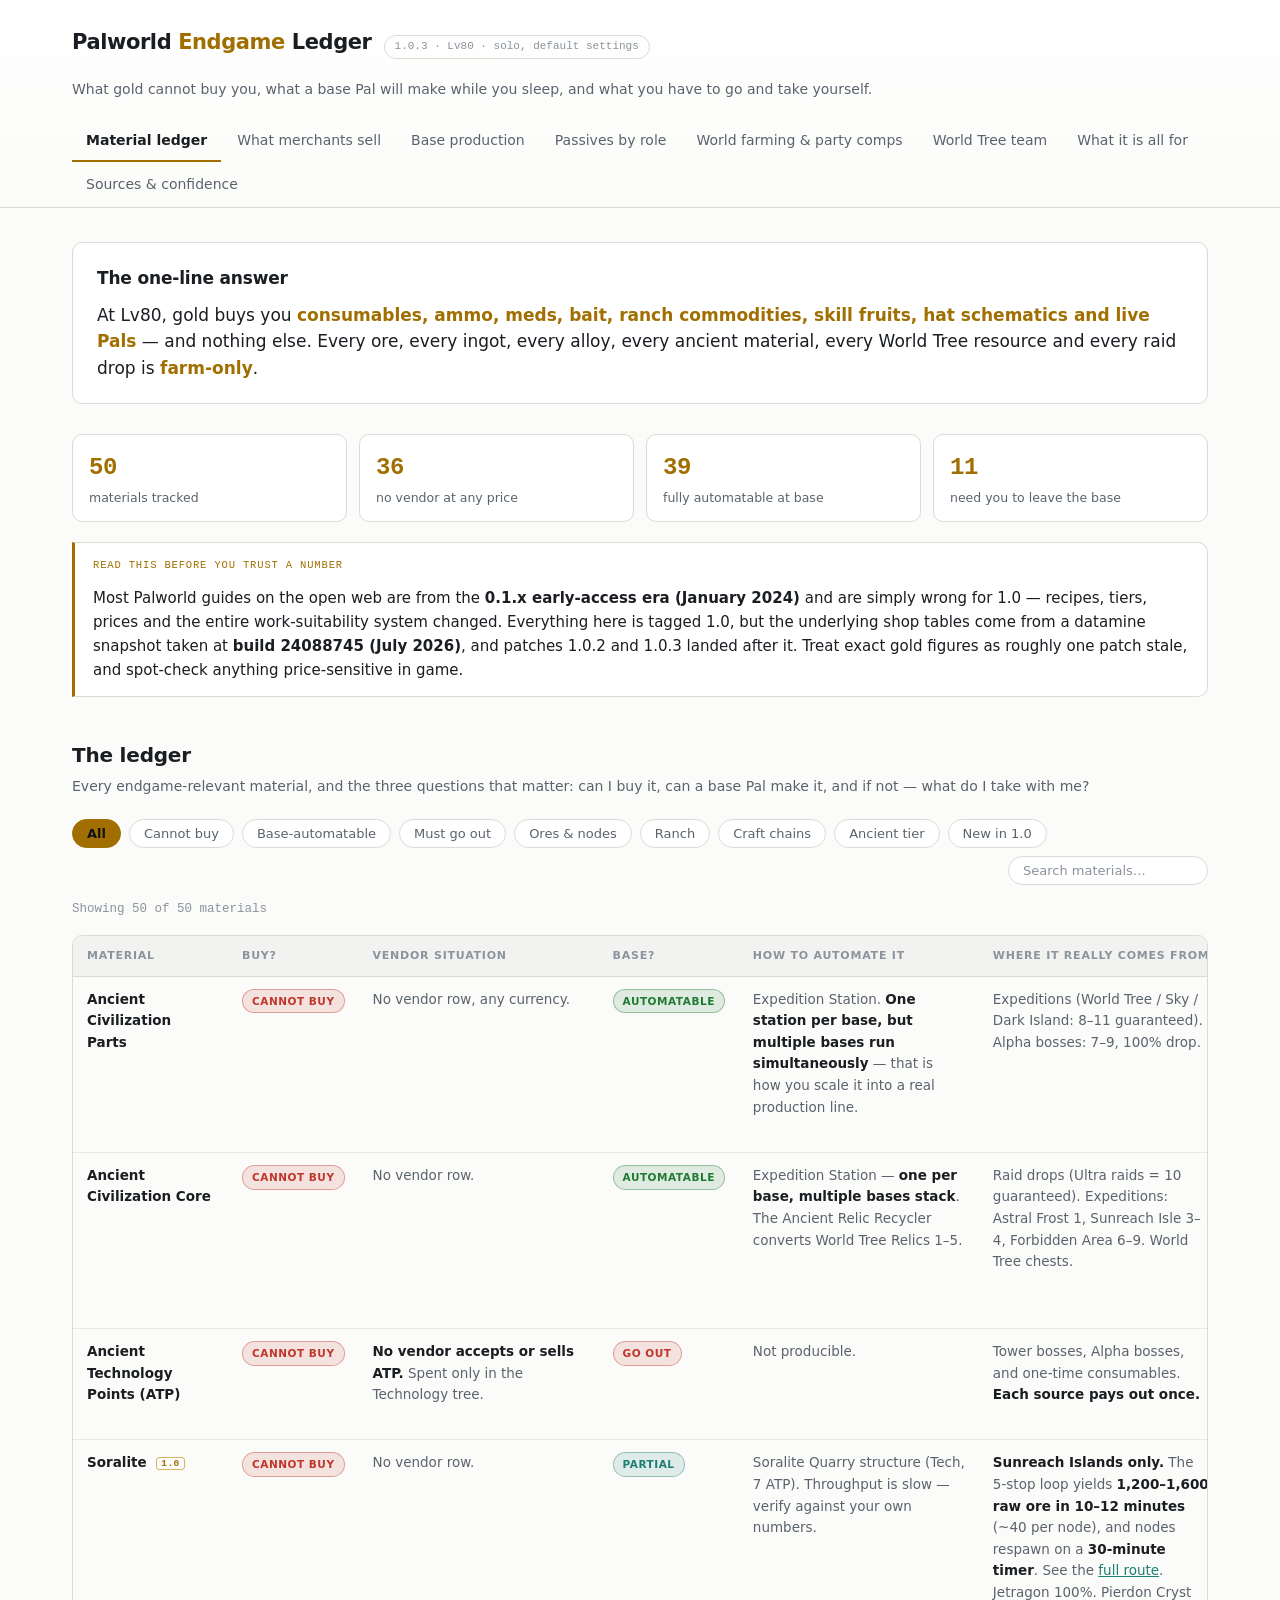
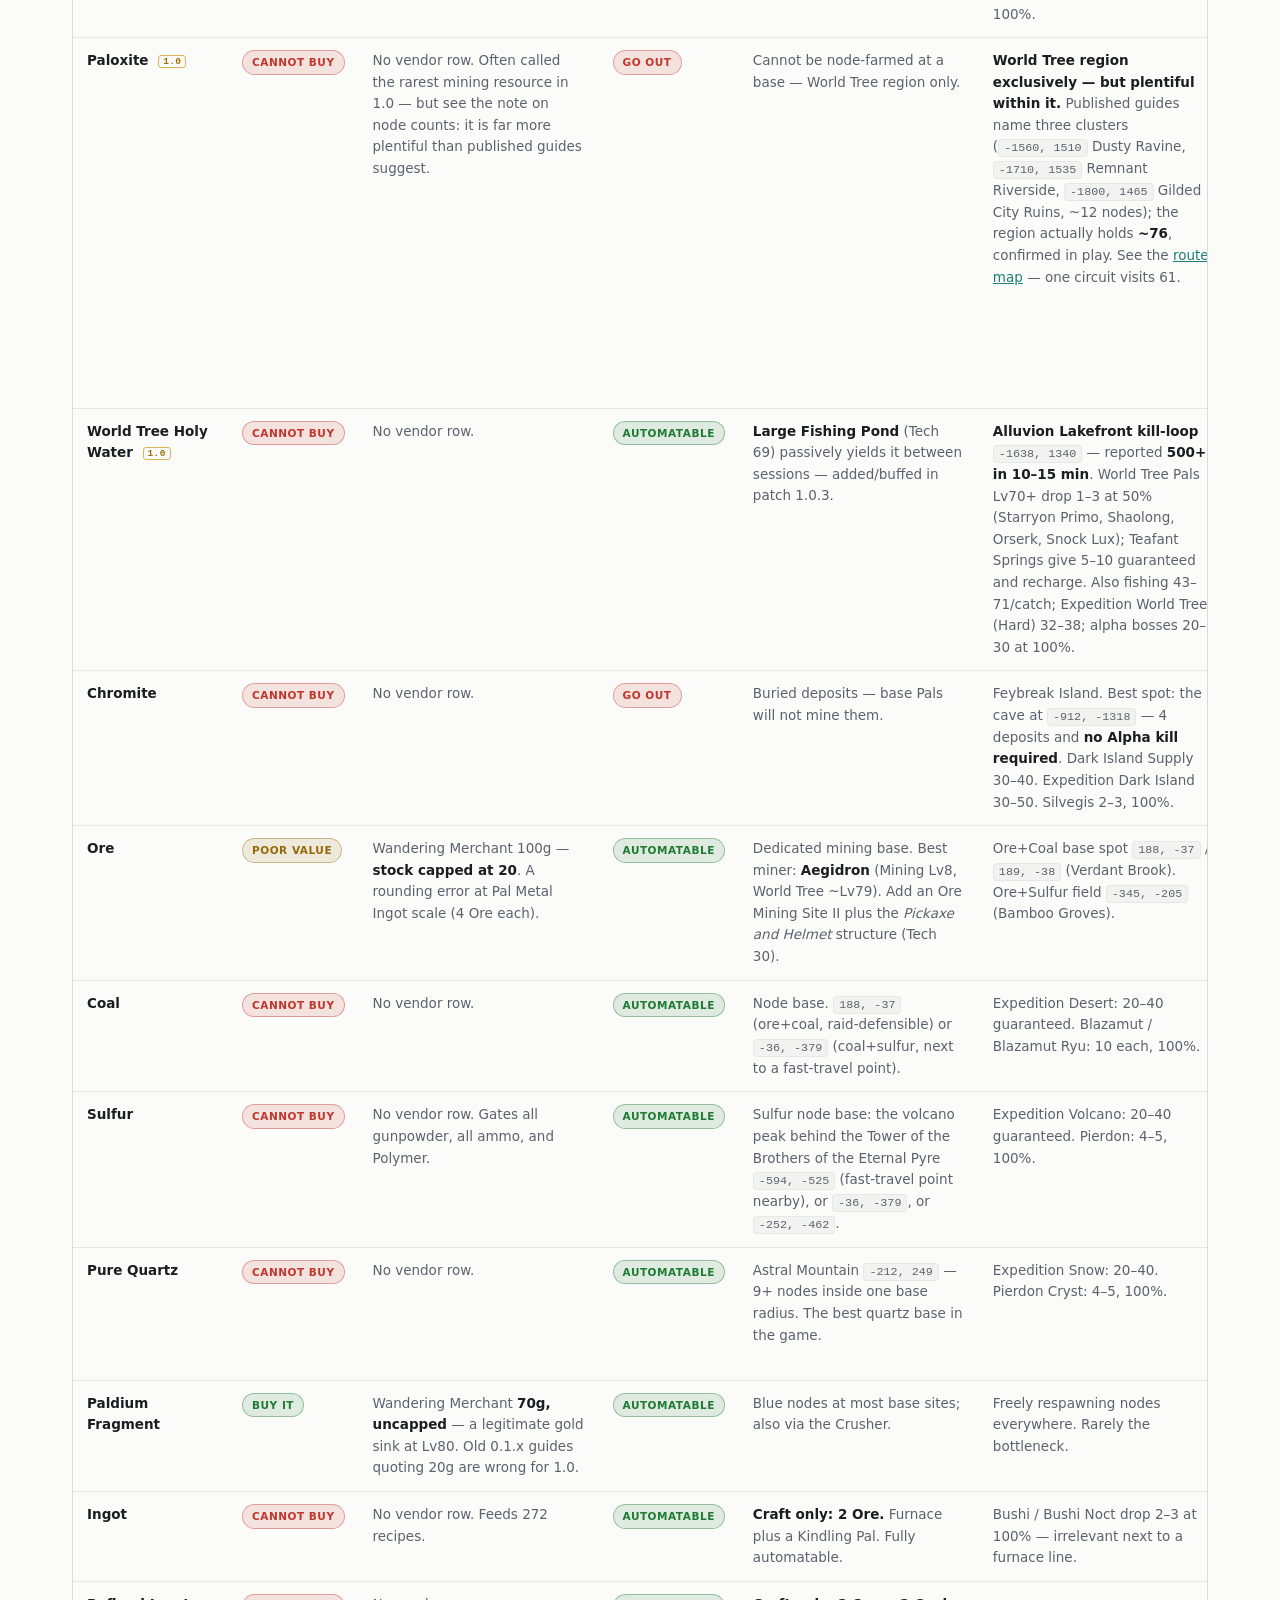
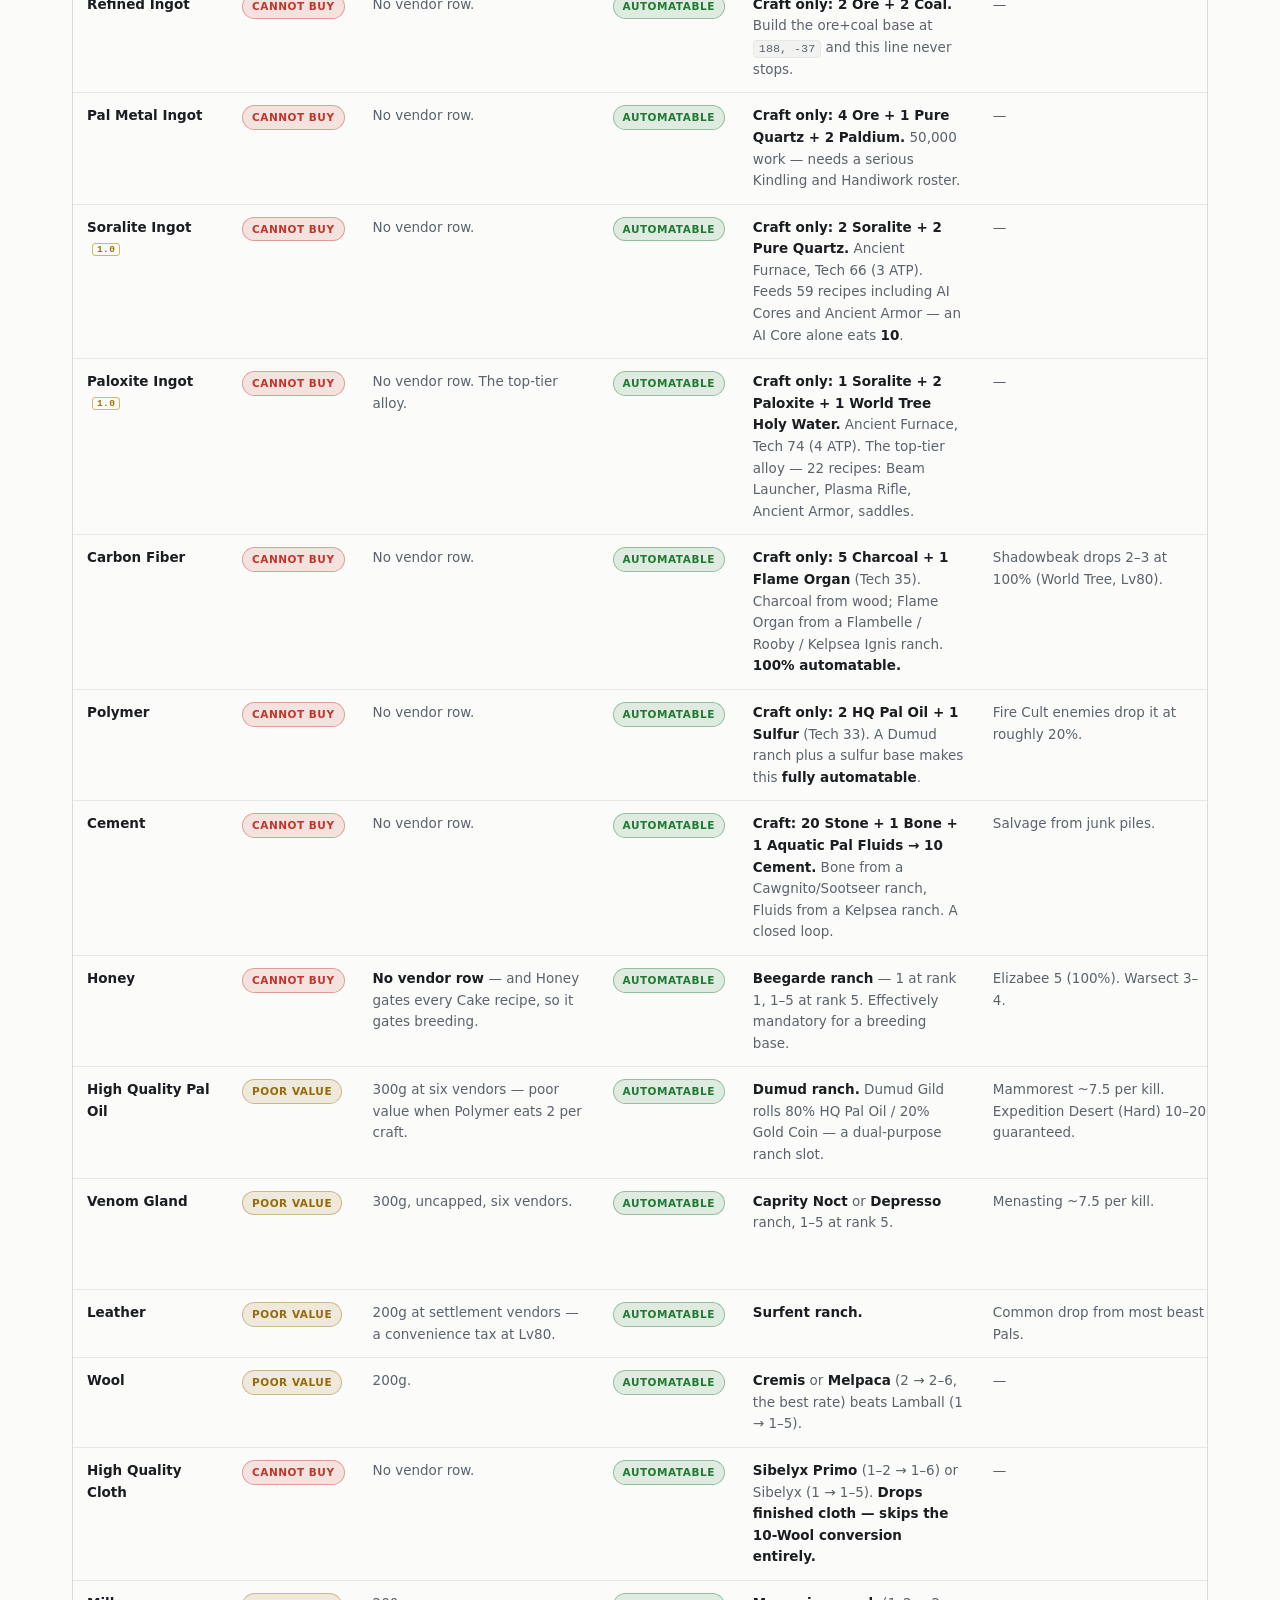
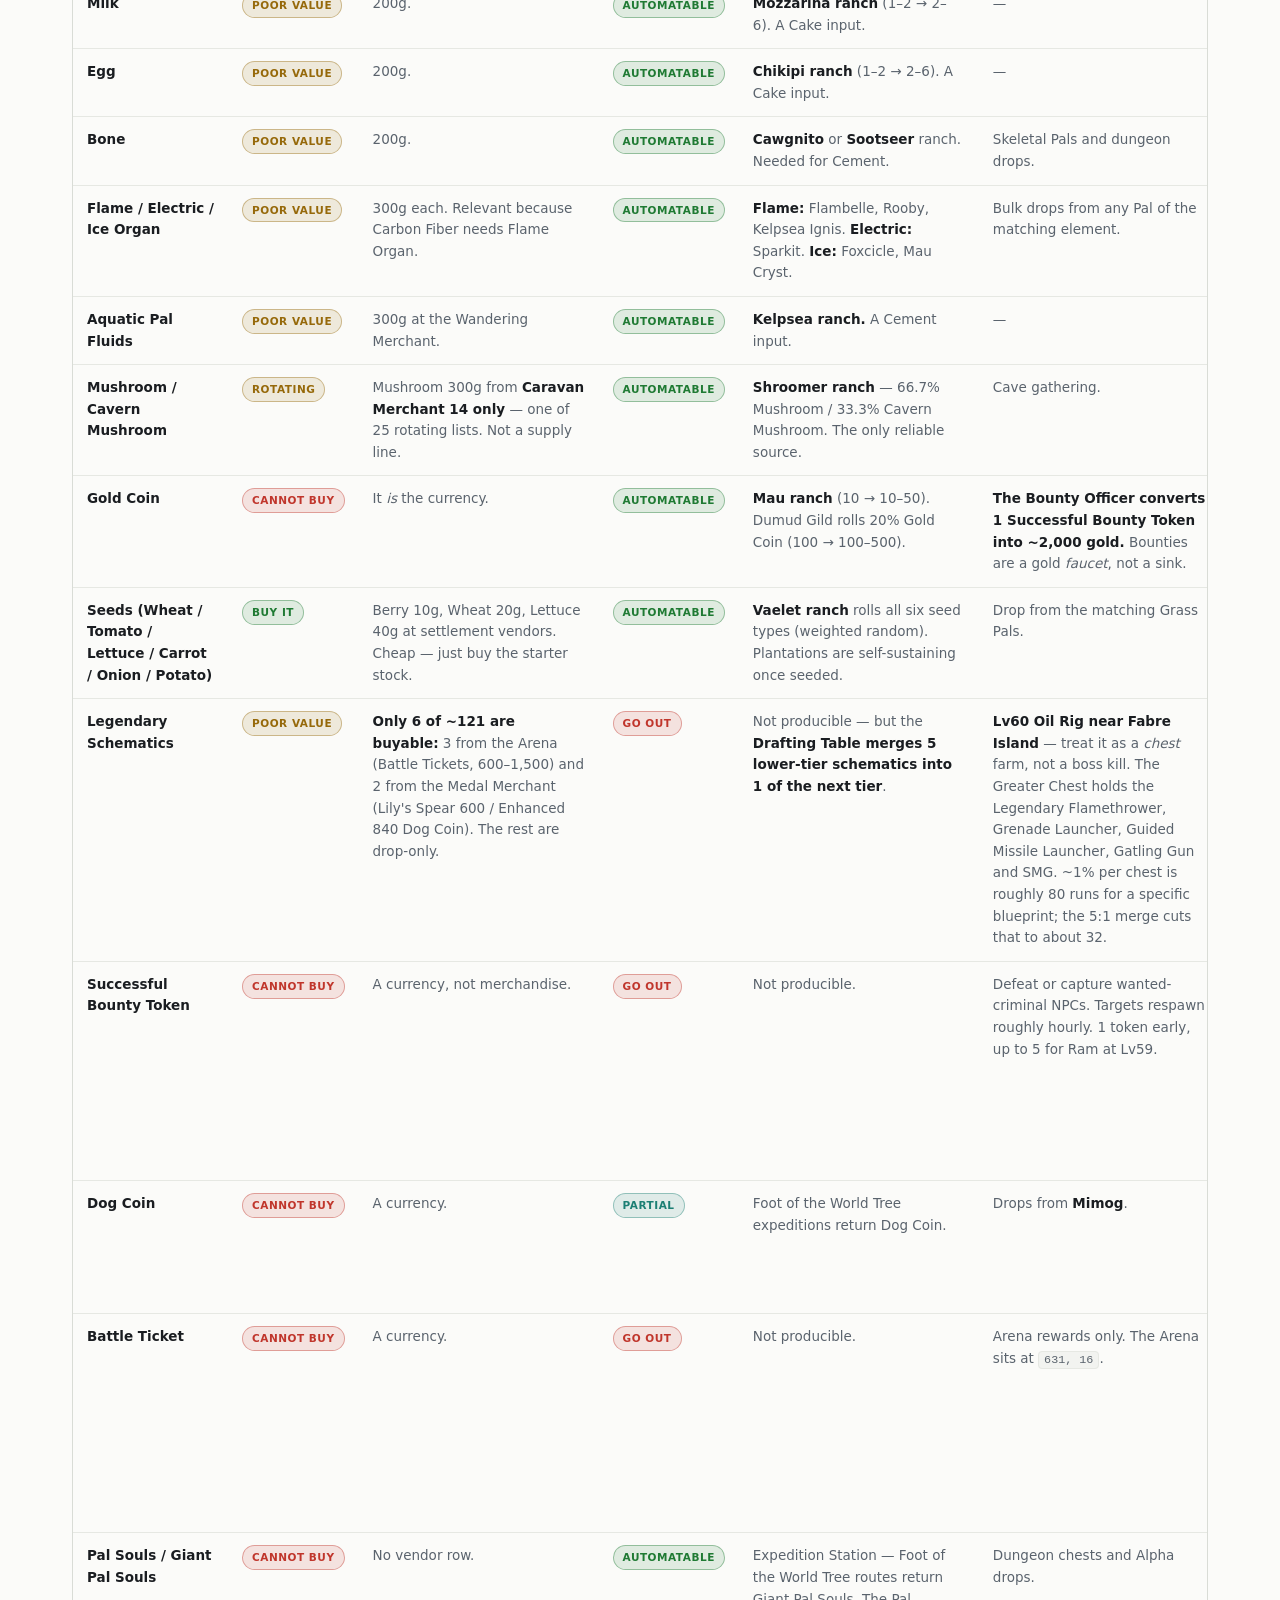
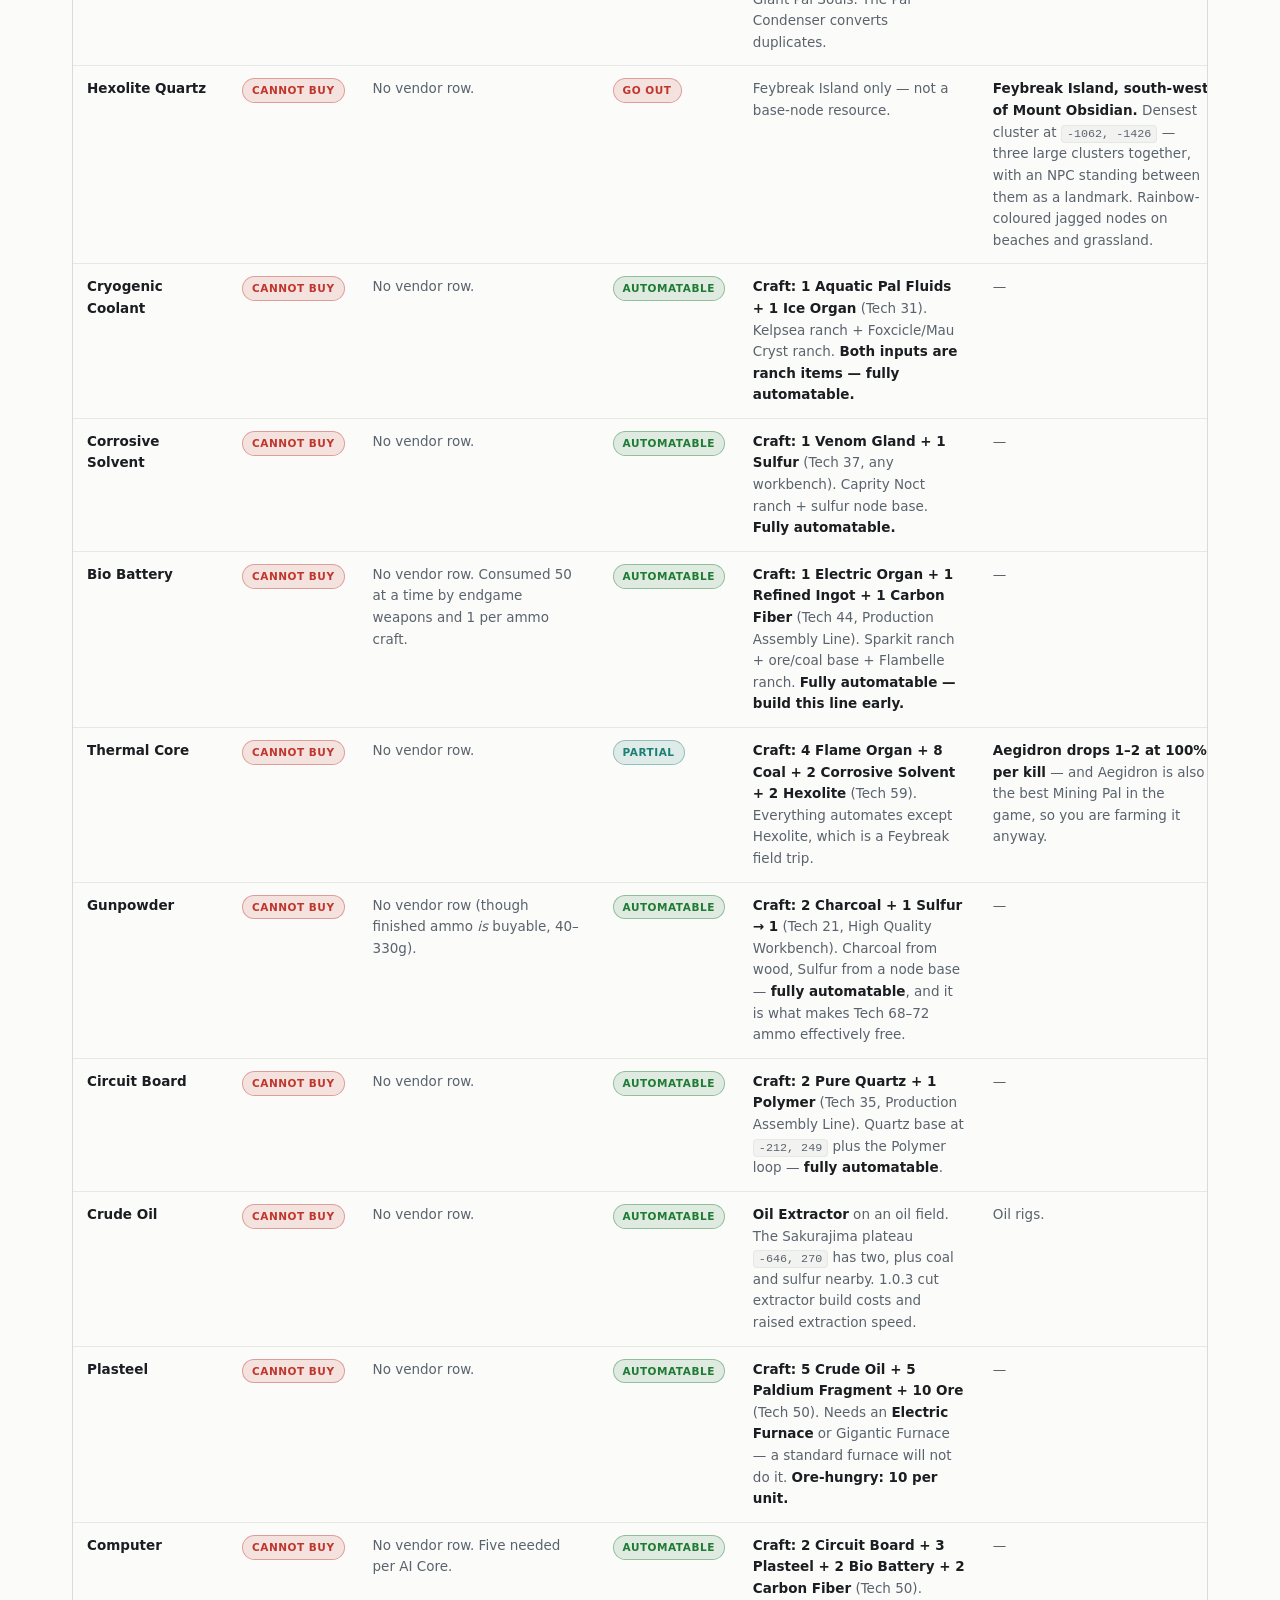
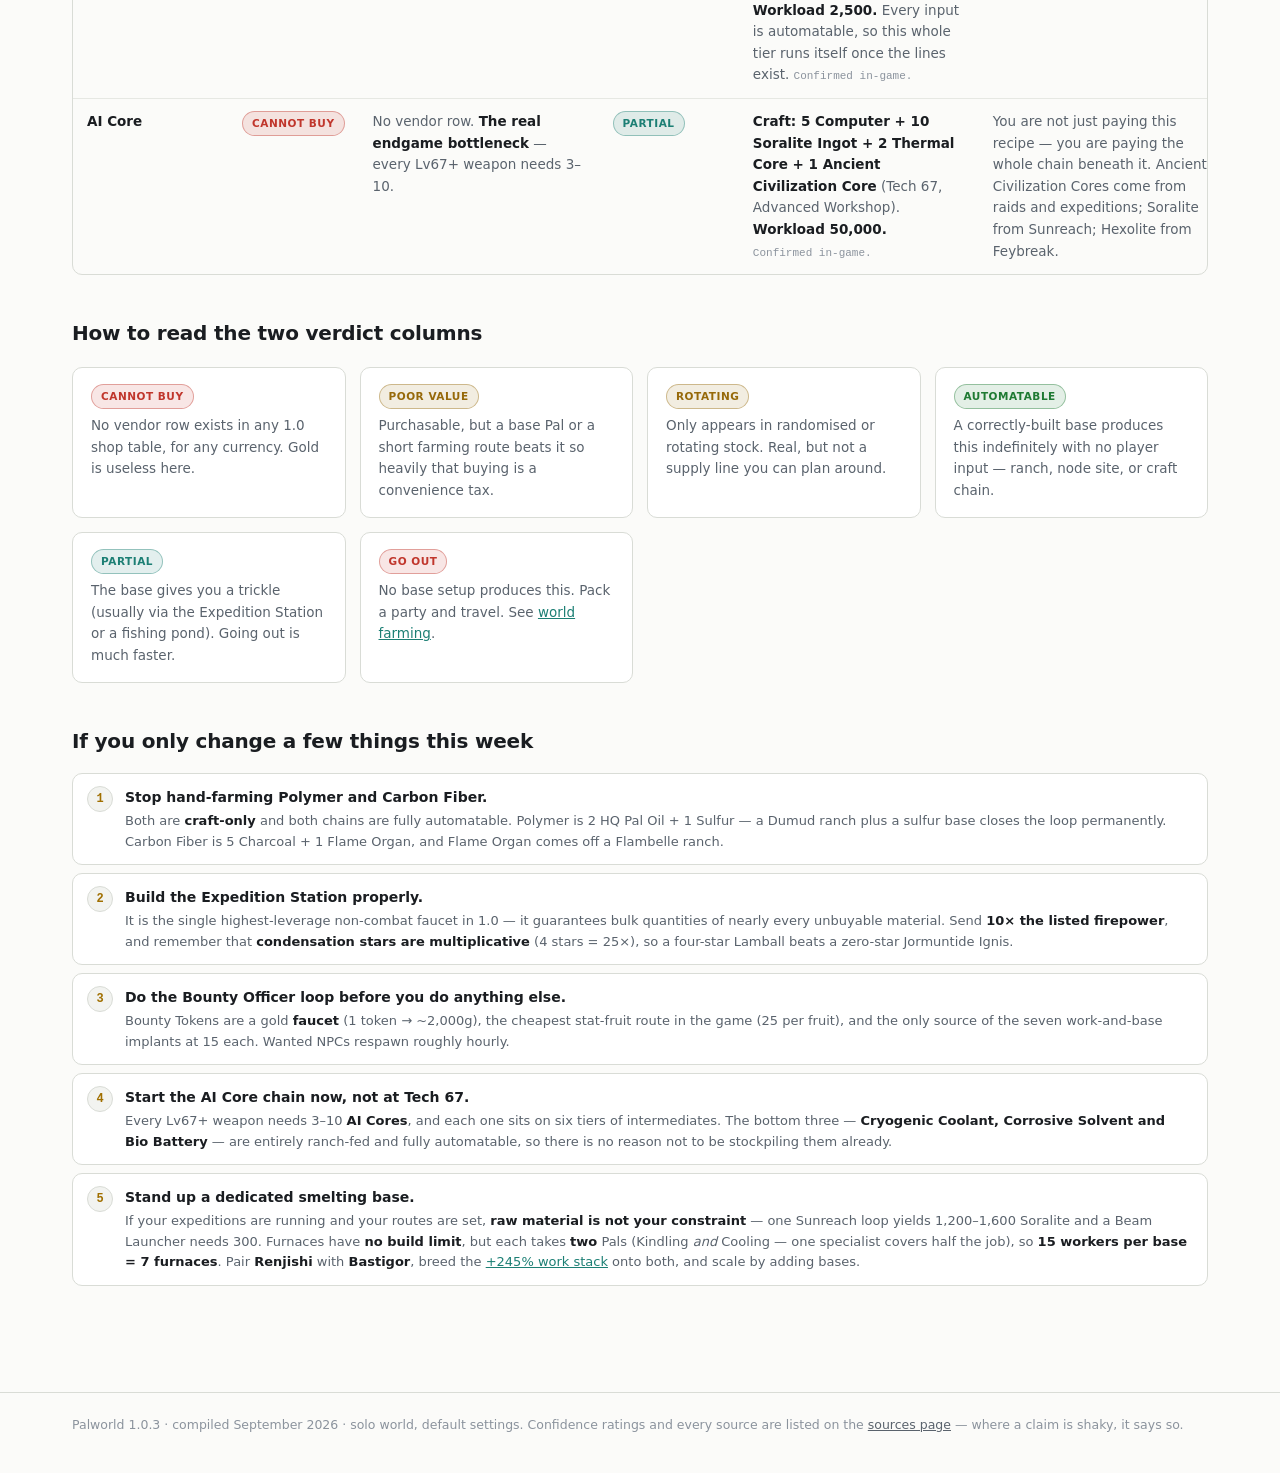
<file: index.html>
<!doctype html>
<html lang="en">
<head>
<meta charset="utf-8">
<meta name="viewport" content="width=device-width, initial-scale=1">
<title>Palworld 1.0 Endgame — Material Ledger</title>
<meta name="description" content="What you cannot buy from merchants in Palworld 1.0, what a base Pal can produce for you, and the party composition to farm the rest.">
<link rel="stylesheet" href="assets/style.css">
</head>
<body>

<header class="site">
  <div class="wrap">
    <div class="brand">
      <h1>Palworld <span>Endgame</span> Ledger</h1>
      <span class="ver">1.0.3 &middot; Lv80 &middot; solo, default settings</span>
      <p class="lede">What gold cannot buy you, what a base Pal will make while you sleep, and what you have to go and take yourself.</p>
    </div>
    <nav class="site">
      <a href="index.html" class="on">Material ledger</a>
      <a href="merchants.html">What merchants sell</a>
      <a href="base-production.html">Base production</a>
      <a href="passives.html">Passives by role</a>
      <a href="world-farming.html">World farming &amp; party comps</a>
      <a href="world-tree-team.html">World Tree team</a>
      <a href="endgame-demand.html">What it is all for</a>
      <a href="sources.html">Sources &amp; confidence</a>
    </nav>
  </div>
</header>

<main>
<div class="wrap">

  <div class="answer">
    <h2>The one-line answer</h2>
    <p class="big">At Lv80, gold buys you <em>consumables, ammo, meds, bait, ranch commodities, skill fruits, hat schematics and live Pals</em> — and nothing else. Every ore, every ingot, every alloy, every ancient material, every World Tree resource and every raid drop is <em>farm-only</em>.</p>
  </div>

  <div class="strip">
    <div class="cell"><div class="n" data-stat="total">—</div><div class="l">materials tracked</div></div>
    <div class="cell"><div class="n" data-stat="cannot">—</div><div class="l">no vendor at any price</div></div>
    <div class="cell"><div class="n" data-stat="auto">—</div><div class="l">fully automatable at base</div></div>
    <div class="cell"><div class="n" data-stat="leave">—</div><div class="l">need you to leave the base</div></div>
  </div>

  <div class="callout">
    <span class="tag">Read this before you trust a number</span>
    <p>Most Palworld guides on the open web are from the <strong>0.1.x early-access era (January 2024)</strong> and are simply wrong for 1.0 — recipes, tiers, prices and the entire work-suitability system changed. Everything here is tagged 1.0, but the underlying shop tables come from a datamine snapshot taken at <strong>build 24088745 (July 2026)</strong>, and patches 1.0.2 and 1.0.3 landed after it. Treat exact gold figures as roughly one patch stale, and spot-check anything price-sensitive in game.</p>
  </div>

  <h2 id="ledger">The ledger</h2>
  <p class="sub">Every endgame-relevant material, and the three questions that matter: can I buy it, can a base Pal make it, and if not — what do I take with me?</p>

  <div class="filters">
    <button data-filter="all" class="on">All</button>
    <button data-filter="cannot-buy">Cannot buy</button>
    <button data-filter="base-ok">Base-automatable</button>
    <button data-filter="must-leave">Must go out</button>
    <button data-filter="ore">Ores &amp; nodes</button>
    <button data-filter="ranch">Ranch</button>
    <button data-filter="craft">Craft chains</button>
    <button data-filter="ancient">Ancient tier</button>
    <button data-filter="new-10">New in 1.0</button>
    <input id="ledger-search" type="search" placeholder="Search materials…" aria-label="Search materials">
  </div>
  <p class="count" id="ledger-count"></p>

  <div class="scroll">
    <table>
      <thead>
        <tr>
          <th>Material</th>
          <th>Buy?</th>
          <th>Vendor situation</th>
          <th>Base?</th>
          <th>How to automate it</th>
          <th>Where it really comes from</th>
          <th>What to take with you</th>
          <th>Conf.</th>
        </tr>
      </thead>
      <tbody id="ledger-body"></tbody>
    </table>
  </div>

  <h2>How to read the two verdict columns</h2>
  <div class="cards">
    <div class="card">
      <h4><span class="pill no">Cannot buy</span></h4>
      <p>No vendor row exists in any 1.0 shop table, for any currency. Gold is useless here.</p>
    </div>
    <div class="card">
      <h4><span class="pill poor">Poor value</span></h4>
      <p>Purchasable, but a base Pal or a short farming route beats it so heavily that buying is a convenience tax.</p>
    </div>
    <div class="card">
      <h4><span class="pill rotate">Rotating</span></h4>
      <p>Only appears in randomised or rotating stock. Real, but not a supply line you can plan around.</p>
    </div>
    <div class="card">
      <h4><span class="pill yes">Automatable</span></h4>
      <p>A correctly-built base produces this indefinitely with no player input — ranch, node site, or craft chain.</p>
    </div>
    <div class="card">
      <h4><span class="pill partial">Partial</span></h4>
      <p>The base gives you a trickle (usually via the Expedition Station or a fishing pond). Going out is much faster.</p>
    </div>
    <div class="card">
      <h4><span class="pill no">Go out</span></h4>
      <p>No base setup produces this. Pack a party and travel. See <a href="world-farming.html">world farming</a>.</p>
    </div>
  </div>

  <h2>If you only change a few things this week</h2>
  <ol class="slots">
    <li><span class="n">Stop hand-farming Polymer and Carbon Fiber.</span><span class="d">Both are <strong>craft-only</strong> and both chains are fully automatable. Polymer is 2 HQ Pal Oil + 1 Sulfur — a Dumud ranch plus a sulfur base closes the loop permanently. Carbon Fiber is 5 Charcoal + 1 Flame Organ, and Flame Organ comes off a Flambelle ranch.</span></li>
    <li><span class="n">Build the Expedition Station properly.</span><span class="d">It is the single highest-leverage non-combat faucet in 1.0 — it guarantees bulk quantities of nearly every unbuyable material. Send <strong>10&times; the listed firepower</strong>, and remember that <strong>condensation stars are multiplicative</strong> (4 stars = 25&times;), so a four-star Lamball beats a zero-star Jormuntide Ignis.</span></li>
    <li><span class="n">Do the Bounty Officer loop before you do anything else.</span><span class="d">Bounty Tokens are a gold <strong>faucet</strong> (1 token &rarr; ~2,000g), the cheapest stat-fruit route in the game (25 per fruit), and the only source of the seven work-and-base implants at 15 each. Wanted NPCs respawn roughly hourly.</span></li>
    <li><span class="n">Start the AI Core chain now, not at Tech 67.</span><span class="d">Every Lv67+ weapon needs 3–10 <strong>AI Cores</strong>, and each one sits on six tiers of intermediates. The bottom three — <strong>Cryogenic Coolant, Corrosive Solvent and Bio Battery</strong> — are entirely ranch-fed and fully automatable, so there is no reason not to be stockpiling them already.</span></li>
    <li><span class="n">Stand up a dedicated smelting base.</span><span class="d">If your expeditions are running and your routes are set, <strong>raw material is not your constraint</strong> — one Sunreach loop yields 1,200–1,600 Soralite and a Beam Launcher needs 300. Furnaces have <strong>no build limit</strong>, but each takes <strong>two</strong> Pals (Kindling <em>and</em> Cooling — one specialist covers half the job), so <strong>15 workers per base = 7 furnaces</strong>. Pair <strong>Renjishi</strong> with <strong>Bastigor</strong>, breed the <a href="passives.html">+245% work stack</a> onto both, and scale by adding bases.</span></li>
  </ol>

</div>
</main>

<footer class="site">
  <div class="wrap">
    Palworld 1.0.3 &middot; compiled September 2026 &middot; solo world, default settings.
    Confidence ratings and every source are listed on the <a href="sources.html">sources page</a> —
    where a claim is shaky, it says so.
  </div>
</footer>

<script src="data/materials.js"></script>
<script src="assets/app.js"></script>
</body>
</html>
</file>
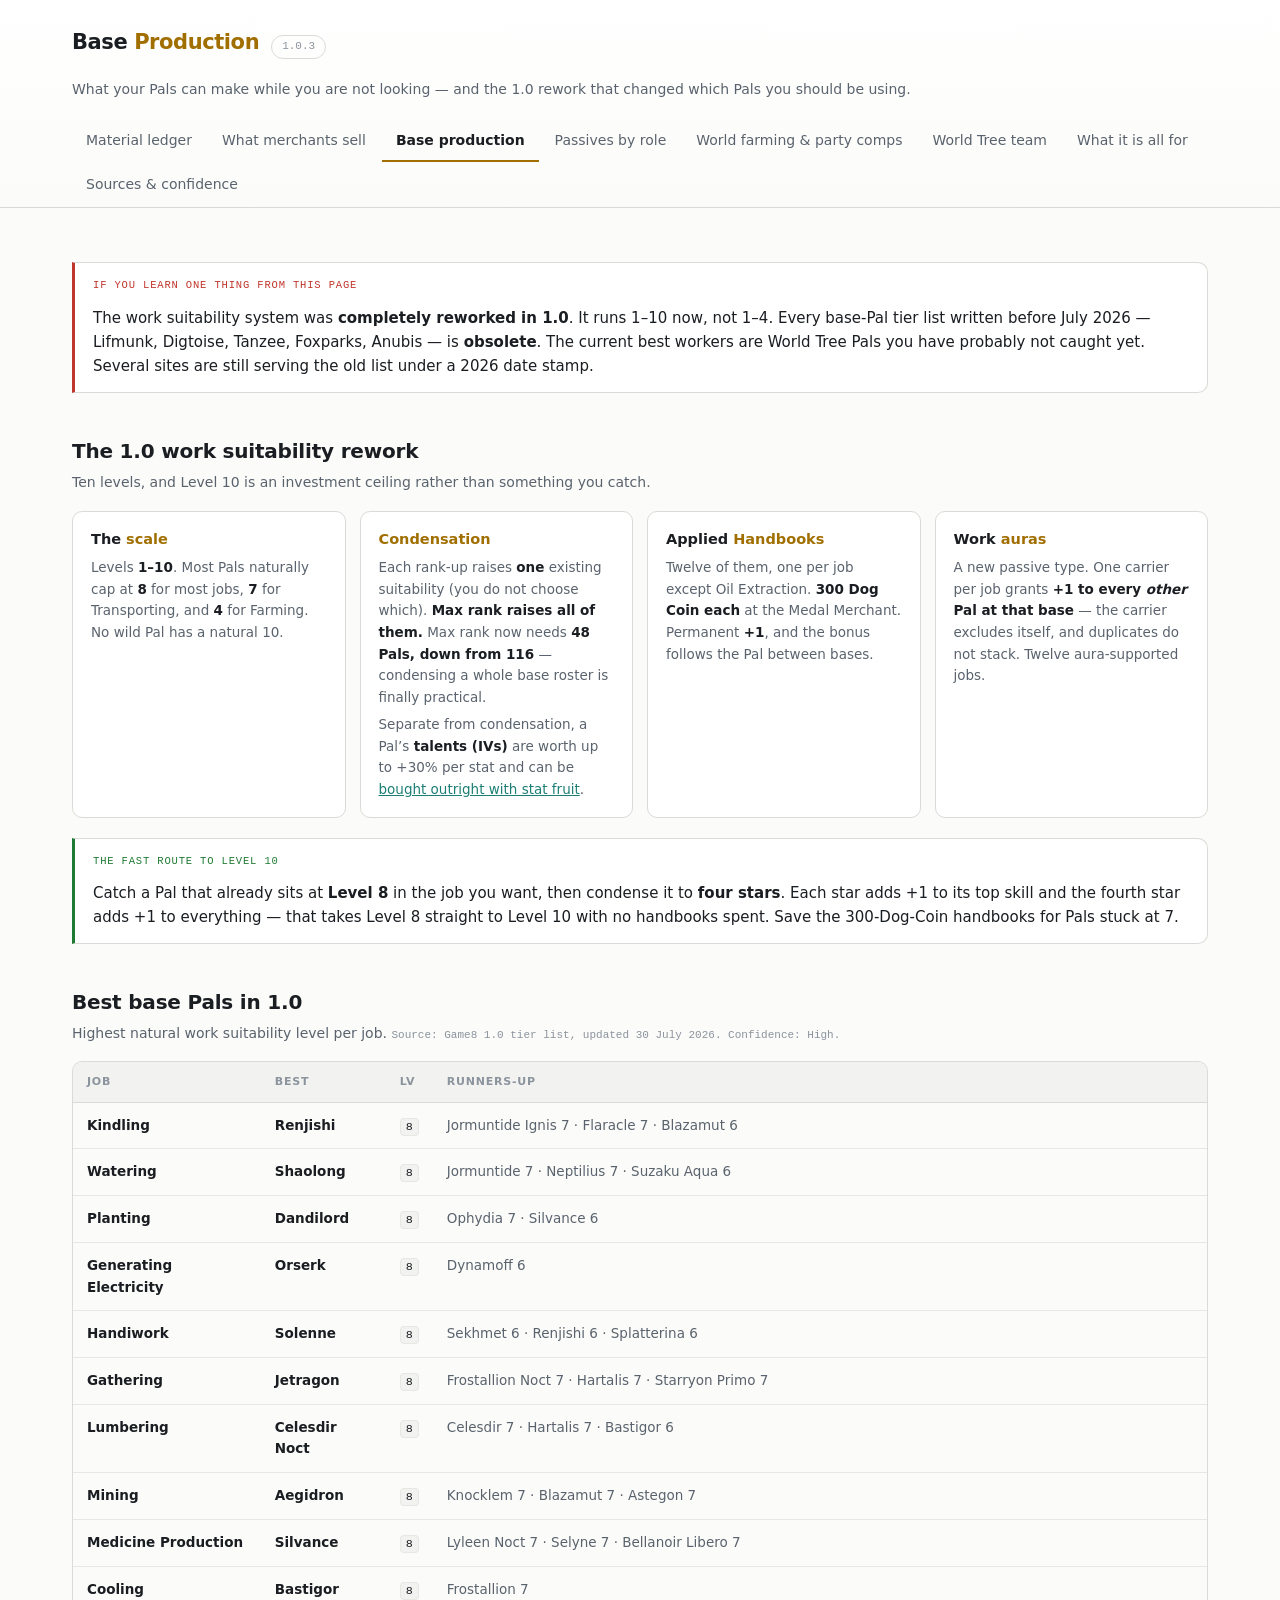
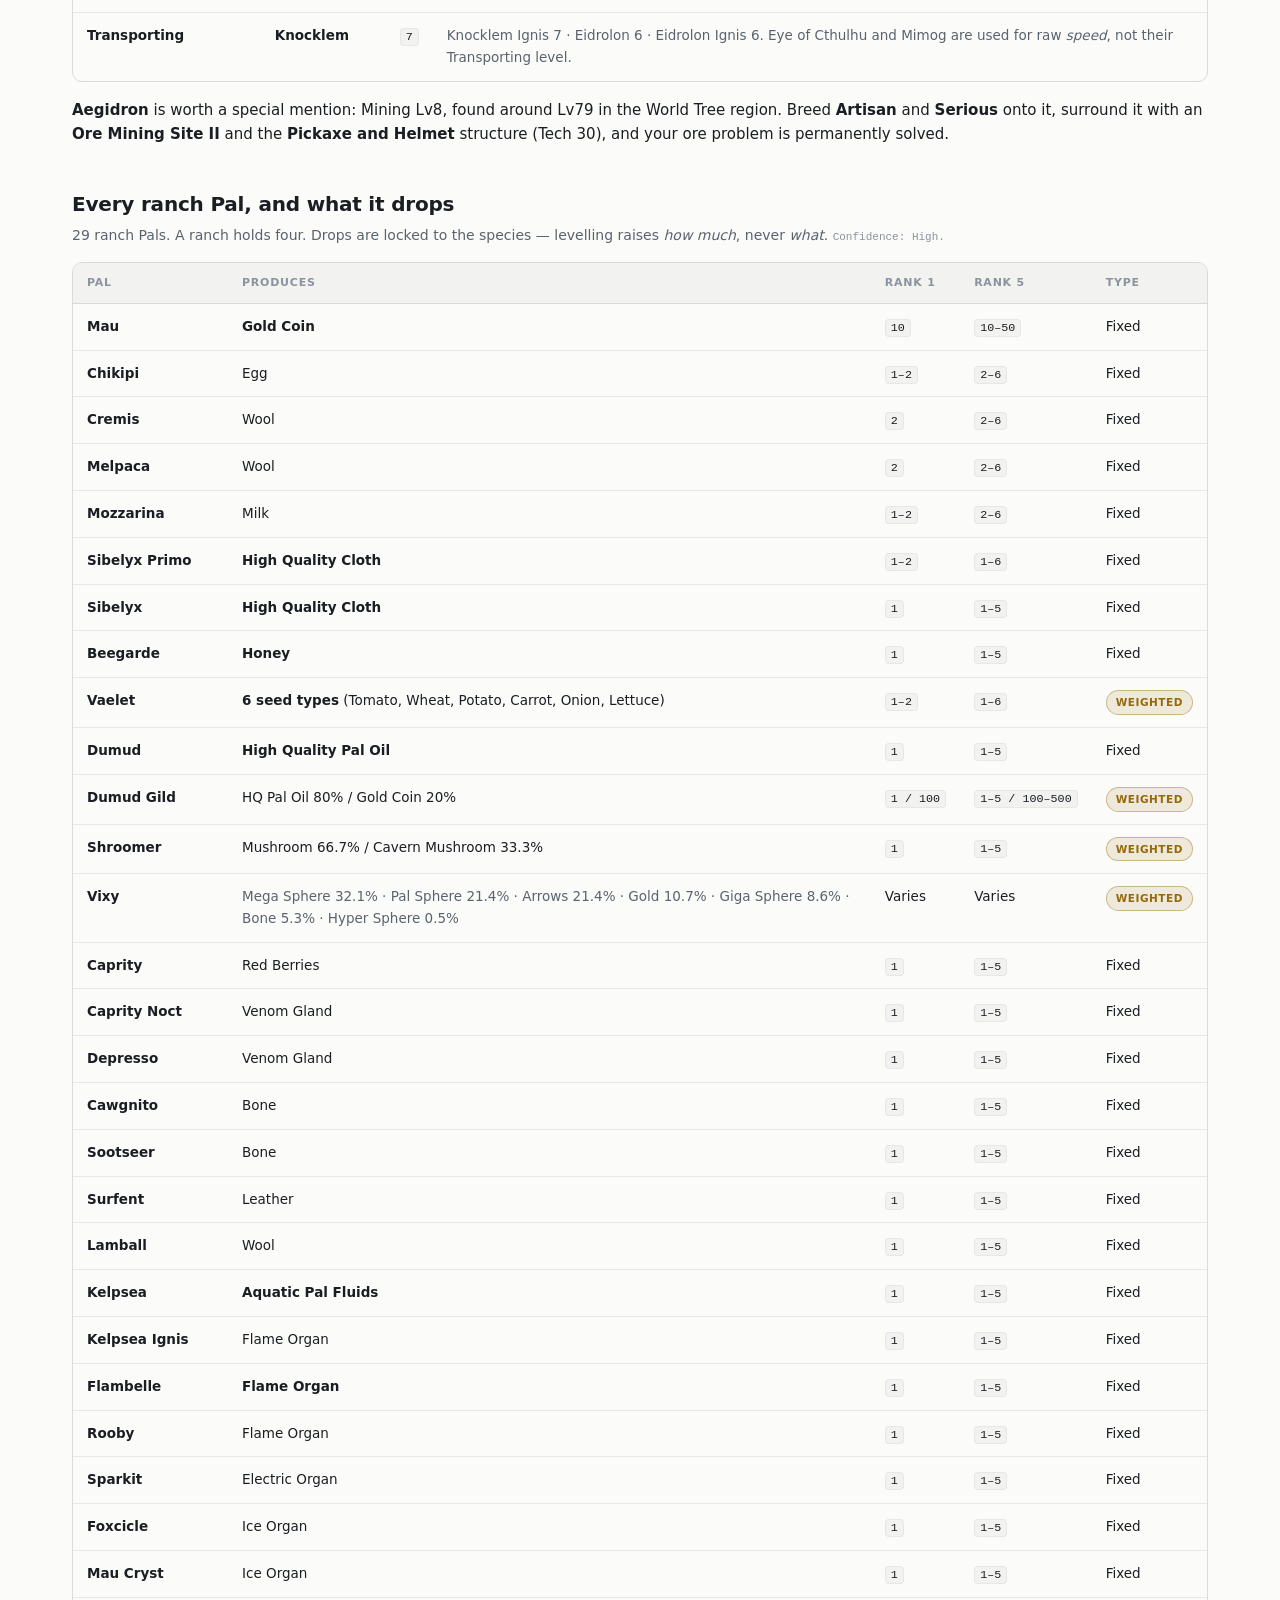
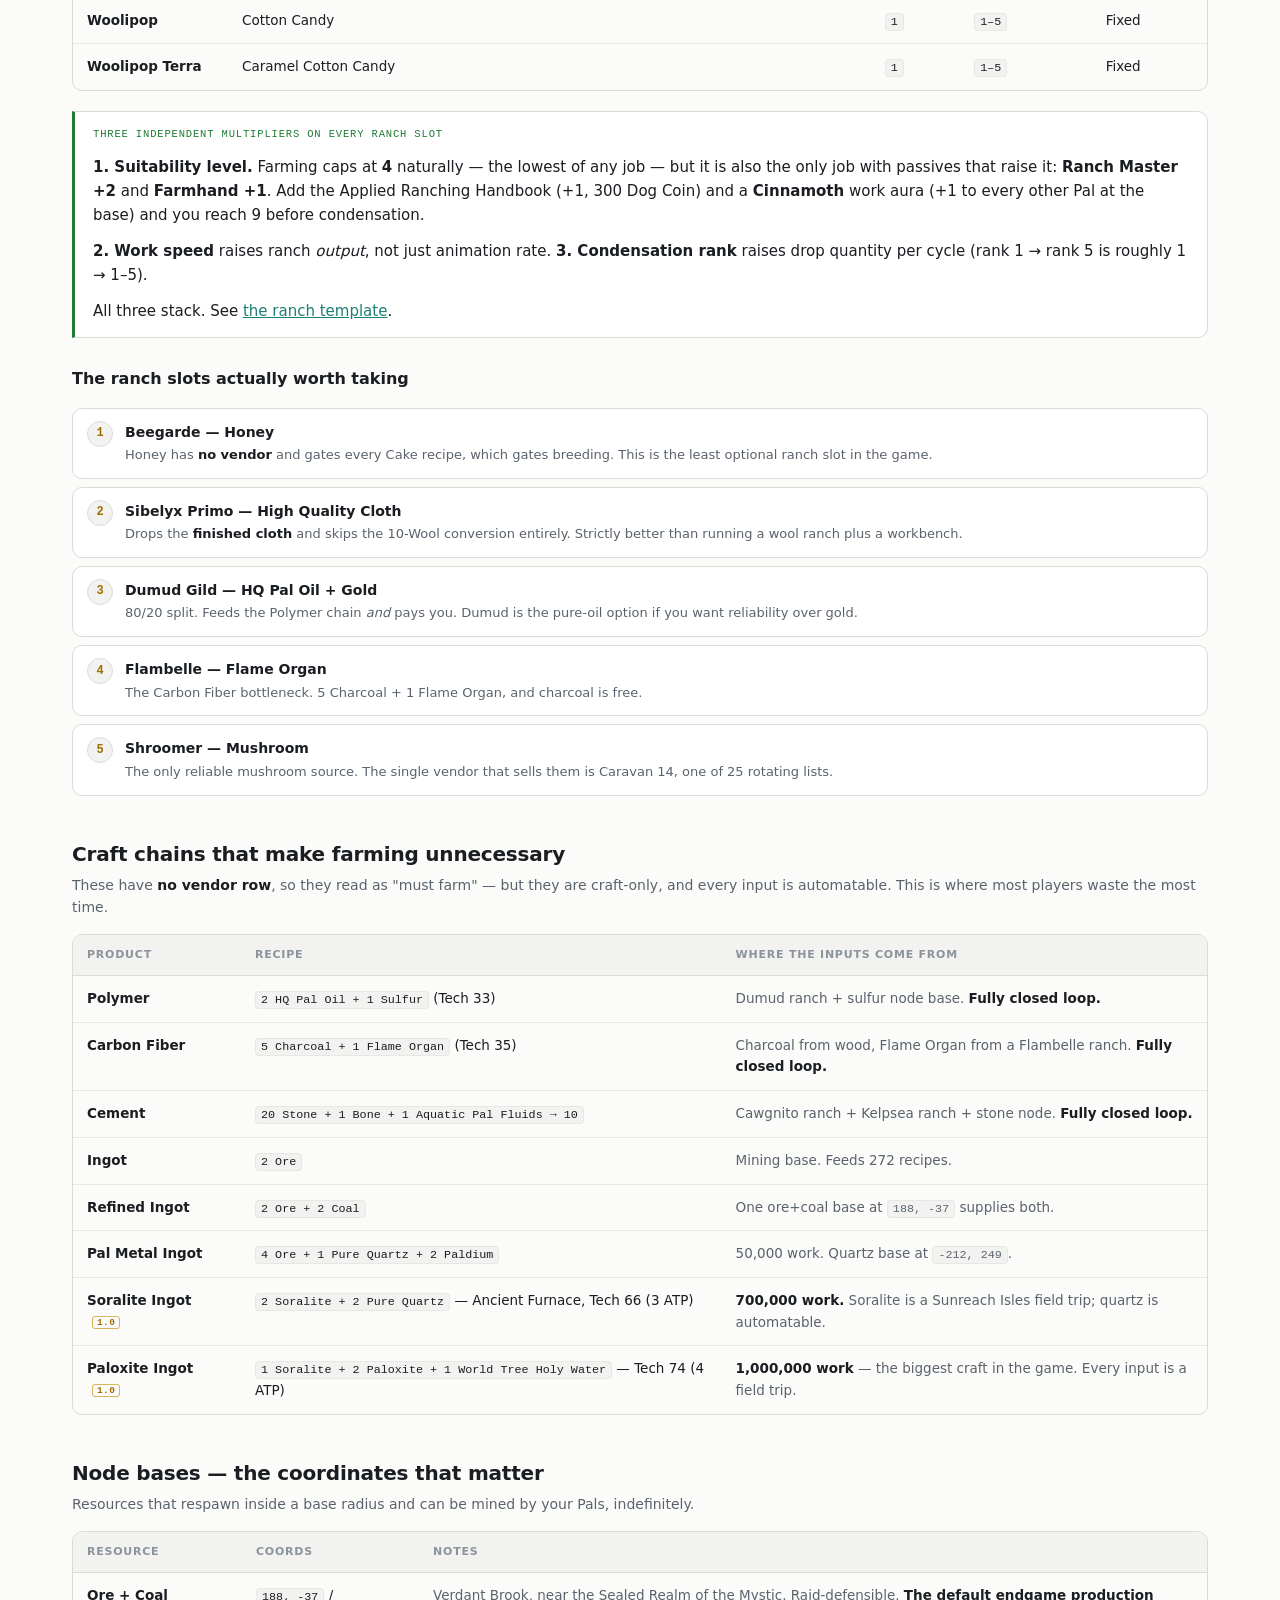
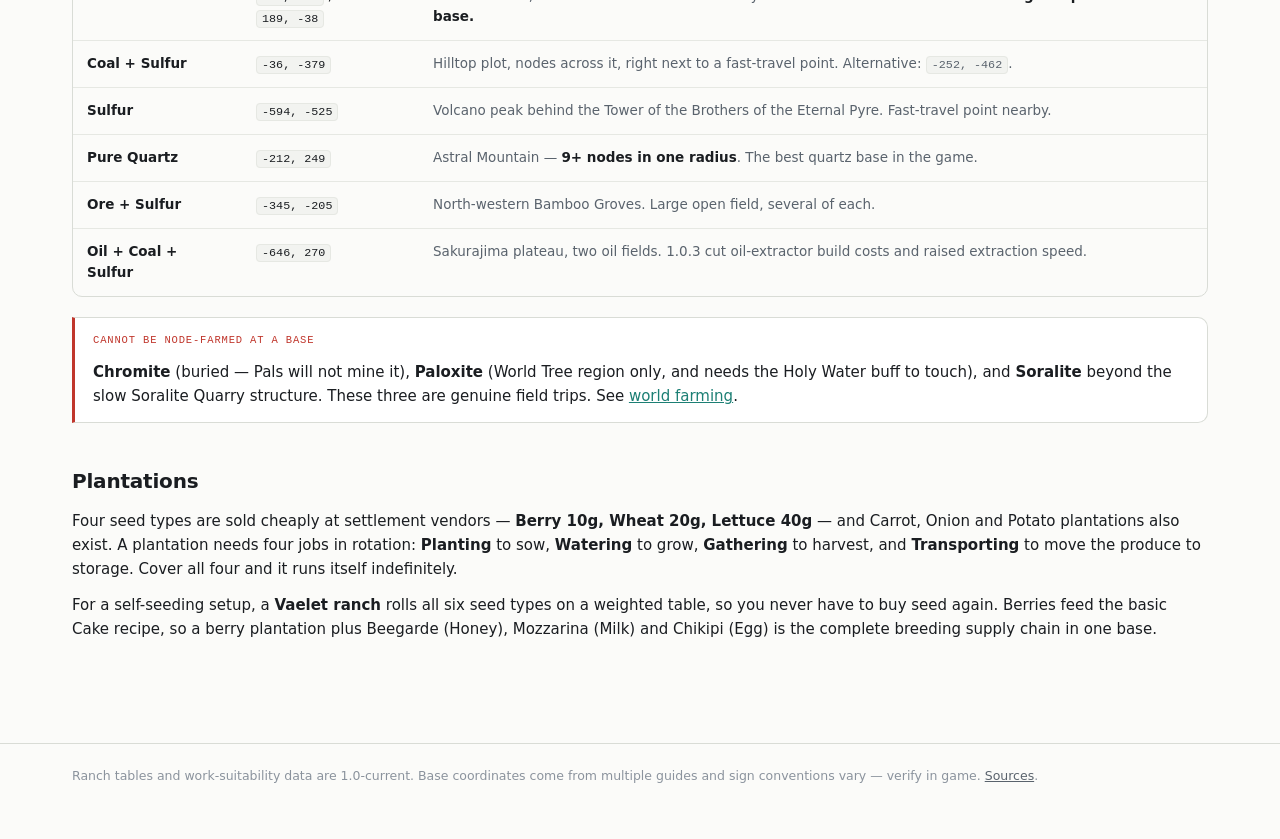
<file: base-production.html>
<!doctype html>
<html lang="en">
<head>
<meta charset="utf-8">
<meta name="viewport" content="width=device-width, initial-scale=1">
<title>Base Production — Palworld 1.0</title>
<meta name="description" content="Every ranch Pal and what it drops, the 1.0 work suitability level 1-10 rework, node base coordinates, and the craft chains that make farming unnecessary.">
<link rel="stylesheet" href="assets/style.css">
</head>
<body>

<header class="site">
  <div class="wrap">
    <div class="brand">
      <h1>Base <span>Production</span></h1>
      <span class="ver">1.0.3</span>
      <p class="lede">What your Pals can make while you are not looking — and the 1.0 rework that changed which Pals you should be using.</p>
    </div>
    <nav class="site">
      <a href="index.html">Material ledger</a>
      <a href="merchants.html">What merchants sell</a>
      <a href="base-production.html" class="on">Base production</a>
      <a href="passives.html">Passives by role</a>
      <a href="world-farming.html">World farming &amp; party comps</a>
      <a href="world-tree-team.html">World Tree team</a>
      <a href="endgame-demand.html">What it is all for</a>
      <a href="sources.html">Sources &amp; confidence</a>
    </nav>
  </div>
</header>

<main>
<div class="wrap">

  <div class="callout warn">
    <span class="tag">If you learn one thing from this page</span>
    <p>The work suitability system was <strong>completely reworked in 1.0</strong>. It runs 1–10 now, not 1–4. Every base-Pal tier list written before July 2026 — Lifmunk, Digtoise, Tanzee, Foxparks, Anubis — is <strong>obsolete</strong>. The current best workers are World Tree Pals you have probably not caught yet. Several sites are still serving the old list under a 2026 date stamp.</p>
  </div>

  <h2>The 1.0 work suitability rework</h2>
  <p class="sub">Ten levels, and Level 10 is an investment ceiling rather than something you catch.</p>

  <div class="cards">
    <div class="card">
      <h4>The <span class="who">scale</span></h4>
      <p>Levels <strong>1–10</strong>. Most Pals naturally cap at <strong>8</strong> for most jobs, <strong>7</strong> for Transporting, and <strong>4</strong> for Farming. No wild Pal has a natural 10.</p>
    </div>
    <div class="card">
      <h4><span class="who">Condensation</span></h4>
      <p>Each rank-up raises <strong>one</strong> existing suitability (you do not choose which). <strong>Max rank raises all of them.</strong> Max rank now needs <strong>48 Pals, down from 116</strong> — condensing a whole base roster is finally practical.</p>
      <p>Separate from condensation, a Pal&rsquo;s <strong>talents (IVs)</strong> are worth up to +30% per stat and can be <a href="passives.html#ivs">bought outright with stat fruit</a>.</p>
    </div>
    <div class="card">
      <h4>Applied <span class="who">Handbooks</span></h4>
      <p>Twelve of them, one per job except Oil Extraction. <strong>300 Dog Coin each</strong> at the Medal Merchant. Permanent <strong>+1</strong>, and the bonus follows the Pal between bases.</p>
    </div>
    <div class="card">
      <h4>Work <span class="who">auras</span></h4>
      <p>A new passive type. One carrier per job grants <strong>+1 to every <em>other</em> Pal at that base</strong> — the carrier excludes itself, and duplicates do not stack. Twelve aura-supported jobs.</p>
    </div>
  </div>

  <div class="callout good">
    <span class="tag">The fast route to Level 10</span>
    <p>Catch a Pal that already sits at <strong>Level 8</strong> in the job you want, then condense it to <strong>four stars</strong>. Each star adds +1 to its top skill and the fourth star adds +1 to everything — that takes Level 8 straight to Level 10 with no handbooks spent. Save the 300-Dog-Coin handbooks for Pals stuck at 7.</p>
  </div>

  <h2>Best base Pals in 1.0</h2>
  <p class="sub">Highest natural work suitability level per job. <span class="conf">Source: Game8 1.0 tier list, updated 30 July 2026. Confidence: High.</span></p>

  <div class="scroll">
  <table>
    <thead><tr><th>Job</th><th>Best</th><th>Lv</th><th>Runners-up</th></tr></thead>
    <tbody>
      <tr><td class="mat">Kindling</td><td><strong>Renjishi</strong></td><td><code>8</code></td><td class="detail">Jormuntide Ignis 7 &middot; Flaracle 7 &middot; Blazamut 6</td></tr>
      <tr><td class="mat">Watering</td><td><strong>Shaolong</strong></td><td><code>8</code></td><td class="detail">Jormuntide 7 &middot; Neptilius 7 &middot; Suzaku Aqua 6</td></tr>
      <tr><td class="mat">Planting</td><td><strong>Dandilord</strong></td><td><code>8</code></td><td class="detail">Ophydia 7 &middot; Silvance 6</td></tr>
      <tr><td class="mat">Generating Electricity</td><td><strong>Orserk</strong></td><td><code>8</code></td><td class="detail">Dynamoff 6</td></tr>
      <tr><td class="mat">Handiwork</td><td><strong>Solenne</strong></td><td><code>8</code></td><td class="detail">Sekhmet 6 &middot; Renjishi 6 &middot; Splatterina 6</td></tr>
      <tr><td class="mat">Gathering</td><td><strong>Jetragon</strong></td><td><code>8</code></td><td class="detail">Frostallion Noct 7 &middot; Hartalis 7 &middot; Starryon Primo 7</td></tr>
      <tr><td class="mat">Lumbering</td><td><strong>Celesdir Noct</strong></td><td><code>8</code></td><td class="detail">Celesdir 7 &middot; Hartalis 7 &middot; Bastigor 6</td></tr>
      <tr><td class="mat">Mining</td><td><strong>Aegidron</strong></td><td><code>8</code></td><td class="detail">Knocklem 7 &middot; Blazamut 7 &middot; Astegon 7</td></tr>
      <tr><td class="mat">Medicine Production</td><td><strong>Silvance</strong></td><td><code>8</code></td><td class="detail">Lyleen Noct 7 &middot; Selyne 7 &middot; Bellanoir Libero 7</td></tr>
      <tr><td class="mat">Cooling</td><td><strong>Bastigor</strong></td><td><code>8</code></td><td class="detail">Frostallion 7</td></tr>
      <tr><td class="mat">Transporting</td><td><strong>Knocklem</strong></td><td><code>7</code></td><td class="detail">Knocklem Ignis 7 &middot; Eidrolon 6 &middot; Eidrolon Ignis 6. Eye of Cthulhu and Mimog are used for raw <em>speed</em>, not their Transporting level.</td></tr>
    </tbody>
  </table>
  </div>

  <p><strong>Aegidron</strong> is worth a special mention: Mining Lv8, found around Lv79 in the World Tree region. Breed <strong>Artisan</strong> and <strong>Serious</strong> onto it, surround it with an <strong>Ore Mining Site II</strong> and the <strong>Pickaxe and Helmet</strong> structure (Tech 30), and your ore problem is permanently solved.</p>

  <h2>Every ranch Pal, and what it drops</h2>
  <p class="sub">29 ranch Pals. A ranch holds four. Drops are locked to the species — levelling raises <em>how much</em>, never <em>what</em>. <span class="conf">Confidence: High.</span></p>

  <div class="scroll">
  <table>
    <thead><tr><th>Pal</th><th>Produces</th><th>Rank 1</th><th>Rank 5</th><th>Type</th></tr></thead>
    <tbody>
      <tr><td class="mat">Mau</td><td><strong>Gold Coin</strong></td><td><code>10</code></td><td><code>10–50</code></td><td>Fixed</td></tr>
      <tr><td class="mat">Chikipi</td><td>Egg</td><td><code>1–2</code></td><td><code>2–6</code></td><td>Fixed</td></tr>
      <tr><td class="mat">Cremis</td><td>Wool</td><td><code>2</code></td><td><code>2–6</code></td><td>Fixed</td></tr>
      <tr><td class="mat">Melpaca</td><td>Wool</td><td><code>2</code></td><td><code>2–6</code></td><td>Fixed</td></tr>
      <tr><td class="mat">Mozzarina</td><td>Milk</td><td><code>1–2</code></td><td><code>2–6</code></td><td>Fixed</td></tr>
      <tr><td class="mat">Sibelyx Primo</td><td><strong>High Quality Cloth</strong></td><td><code>1–2</code></td><td><code>1–6</code></td><td>Fixed</td></tr>
      <tr><td class="mat">Sibelyx</td><td><strong>High Quality Cloth</strong></td><td><code>1</code></td><td><code>1–5</code></td><td>Fixed</td></tr>
      <tr><td class="mat">Beegarde</td><td><strong>Honey</strong></td><td><code>1</code></td><td><code>1–5</code></td><td>Fixed</td></tr>
      <tr><td class="mat">Vaelet</td><td><strong>6 seed types</strong> (Tomato, Wheat, Potato, Carrot, Onion, Lettuce)</td><td><code>1–2</code></td><td><code>1–6</code></td><td><span class="pill rotate">Weighted</span></td></tr>
      <tr><td class="mat">Dumud</td><td><strong>High Quality Pal Oil</strong></td><td><code>1</code></td><td><code>1–5</code></td><td>Fixed</td></tr>
      <tr><td class="mat">Dumud Gild</td><td>HQ Pal Oil 80% / Gold Coin 20%</td><td><code>1 / 100</code></td><td><code>1–5 / 100–500</code></td><td><span class="pill rotate">Weighted</span></td></tr>
      <tr><td class="mat">Shroomer</td><td>Mushroom 66.7% / Cavern Mushroom 33.3%</td><td><code>1</code></td><td><code>1–5</code></td><td><span class="pill rotate">Weighted</span></td></tr>
      <tr><td class="mat">Vixy</td><td class="detail">Mega Sphere 32.1% &middot; Pal Sphere 21.4% &middot; Arrows 21.4% &middot; Gold 10.7% &middot; Giga Sphere 8.6% &middot; Bone 5.3% &middot; Hyper Sphere 0.5%</td><td>Varies</td><td>Varies</td><td><span class="pill rotate">Weighted</span></td></tr>
      <tr><td class="mat">Caprity</td><td>Red Berries</td><td><code>1</code></td><td><code>1–5</code></td><td>Fixed</td></tr>
      <tr><td class="mat">Caprity Noct</td><td>Venom Gland</td><td><code>1</code></td><td><code>1–5</code></td><td>Fixed</td></tr>
      <tr><td class="mat">Depresso</td><td>Venom Gland</td><td><code>1</code></td><td><code>1–5</code></td><td>Fixed</td></tr>
      <tr><td class="mat">Cawgnito</td><td>Bone</td><td><code>1</code></td><td><code>1–5</code></td><td>Fixed</td></tr>
      <tr><td class="mat">Sootseer</td><td>Bone</td><td><code>1</code></td><td><code>1–5</code></td><td>Fixed</td></tr>
      <tr><td class="mat">Surfent</td><td>Leather</td><td><code>1</code></td><td><code>1–5</code></td><td>Fixed</td></tr>
      <tr><td class="mat">Lamball</td><td>Wool</td><td><code>1</code></td><td><code>1–5</code></td><td>Fixed</td></tr>
      <tr><td class="mat">Kelpsea</td><td><strong>Aquatic Pal Fluids</strong></td><td><code>1</code></td><td><code>1–5</code></td><td>Fixed</td></tr>
      <tr><td class="mat">Kelpsea Ignis</td><td>Flame Organ</td><td><code>1</code></td><td><code>1–5</code></td><td>Fixed</td></tr>
      <tr><td class="mat">Flambelle</td><td><strong>Flame Organ</strong></td><td><code>1</code></td><td><code>1–5</code></td><td>Fixed</td></tr>
      <tr><td class="mat">Rooby</td><td>Flame Organ</td><td><code>1</code></td><td><code>1–5</code></td><td>Fixed</td></tr>
      <tr><td class="mat">Sparkit</td><td>Electric Organ</td><td><code>1</code></td><td><code>1–5</code></td><td>Fixed</td></tr>
      <tr><td class="mat">Foxcicle</td><td>Ice Organ</td><td><code>1</code></td><td><code>1–5</code></td><td>Fixed</td></tr>
      <tr><td class="mat">Mau Cryst</td><td>Ice Organ</td><td><code>1</code></td><td><code>1–5</code></td><td>Fixed</td></tr>
      <tr><td class="mat">Woolipop</td><td>Cotton Candy</td><td><code>1</code></td><td><code>1–5</code></td><td>Fixed</td></tr>
      <tr><td class="mat">Woolipop Terra</td><td>Caramel Cotton Candy</td><td><code>1</code></td><td><code>1–5</code></td><td>Fixed</td></tr>
    </tbody>
  </table>
  </div>

  <div class="callout good">
    <span class="tag">Three independent multipliers on every ranch slot</span>
    <p><strong>1. Suitability level.</strong> Farming caps at <strong>4</strong> naturally &mdash; the lowest of any job &mdash; but it is also the only job with passives that raise it: <strong>Ranch Master +2</strong> and <strong>Farmhand +1</strong>. Add the Applied Ranching Handbook (+1, 300 Dog Coin) and a <strong>Cinnamoth</strong> work aura (+1 to every other Pal at the base) and you reach 9 before condensation.</p>
    <p><strong>2. Work speed</strong> raises ranch <em>output</em>, not just animation rate. <strong>3. Condensation rank</strong> raises drop quantity per cycle (rank 1 &rarr; rank 5 is roughly 1 &rarr; 1&ndash;5).</p>
    <p>All three stack. See <a href="passives.html">the ranch template</a>.</p>
  </div>

  <h3>The ranch slots actually worth taking</h3>
  <ol class="slots">
    <li><span class="n">Beegarde &mdash; Honey</span><span class="d">Honey has <strong>no vendor</strong> and gates every Cake recipe, which gates breeding. This is the least optional ranch slot in the game.</span></li>
    <li><span class="n">Sibelyx Primo &mdash; High Quality Cloth</span><span class="d">Drops the <strong>finished cloth</strong> and skips the 10-Wool conversion entirely. Strictly better than running a wool ranch plus a workbench.</span></li>
    <li><span class="n">Dumud Gild &mdash; HQ Pal Oil + Gold</span><span class="d">80/20 split. Feeds the Polymer chain <em>and</em> pays you. Dumud is the pure-oil option if you want reliability over gold.</span></li>
    <li><span class="n">Flambelle &mdash; Flame Organ</span><span class="d">The Carbon Fiber bottleneck. 5 Charcoal + 1 Flame Organ, and charcoal is free.</span></li>
    <li><span class="n">Shroomer &mdash; Mushroom</span><span class="d">The only reliable mushroom source. The single vendor that sells them is Caravan 14, one of 25 rotating lists.</span></li>
  </ol>

  <h2>Craft chains that make farming unnecessary</h2>
  <p class="sub">These have <strong>no vendor row</strong>, so they read as "must farm" — but they are craft-only, and every input is automatable. This is where most players waste the most time.</p>

  <div class="scroll">
  <table>
    <thead><tr><th>Product</th><th>Recipe</th><th>Where the inputs come from</th></tr></thead>
    <tbody>
      <tr><td class="mat">Polymer</td><td><code>2 HQ Pal Oil + 1 Sulfur</code> (Tech 33)</td><td class="detail">Dumud ranch + sulfur node base. <strong>Fully closed loop.</strong></td></tr>
      <tr><td class="mat">Carbon Fiber</td><td><code>5 Charcoal + 1 Flame Organ</code> (Tech 35)</td><td class="detail">Charcoal from wood, Flame Organ from a Flambelle ranch. <strong>Fully closed loop.</strong></td></tr>
      <tr><td class="mat">Cement</td><td><code>20 Stone + 1 Bone + 1 Aquatic Pal Fluids &rarr; 10</code></td><td class="detail">Cawgnito ranch + Kelpsea ranch + stone node. <strong>Fully closed loop.</strong></td></tr>
      <tr><td class="mat">Ingot</td><td><code>2 Ore</code></td><td class="detail">Mining base. Feeds 272 recipes.</td></tr>
      <tr><td class="mat">Refined Ingot</td><td><code>2 Ore + 2 Coal</code></td><td class="detail">One ore+coal base at <code>188, -37</code> supplies both.</td></tr>
      <tr><td class="mat">Pal Metal Ingot</td><td><code>4 Ore + 1 Pure Quartz + 2 Paldium</code></td><td class="detail">50,000 work. Quartz base at <code>-212, 249</code>.</td></tr>
      <tr><td class="mat">Soralite Ingot <span class="new">1.0</span></td><td><code>2 Soralite + 2 Pure Quartz</code> &mdash; Ancient Furnace, Tech 66 (3 ATP)</td><td class="detail"><strong>700,000 work.</strong> Soralite is a Sunreach Isles field trip; quartz is automatable.</td></tr>
      <tr><td class="mat">Paloxite Ingot <span class="new">1.0</span></td><td><code>1 Soralite + 2 Paloxite + 1 World Tree Holy Water</code> &mdash; Tech 74 (4 ATP)</td><td class="detail"><strong>1,000,000 work</strong> — the biggest craft in the game. Every input is a field trip.</td></tr>
    </tbody>
  </table>
  </div>

  <h2>Node bases &mdash; the coordinates that matter</h2>
  <p class="sub">Resources that respawn inside a base radius and can be mined by your Pals, indefinitely.</p>

  <div class="scroll">
  <table>
    <thead><tr><th>Resource</th><th>Coords</th><th>Notes</th></tr></thead>
    <tbody>
      <tr><td class="mat">Ore + Coal</td><td><code>188, -37</code> / <code>189, -38</code></td><td class="detail">Verdant Brook, near the Sealed Realm of the Mystic. Raid-defensible. <strong>The default endgame production base.</strong></td></tr>
      <tr><td class="mat">Coal + Sulfur</td><td><code>-36, -379</code></td><td class="detail">Hilltop plot, nodes across it, right next to a fast-travel point. Alternative: <code>-252, -462</code>.</td></tr>
      <tr><td class="mat">Sulfur</td><td><code>-594, -525</code></td><td class="detail">Volcano peak behind the Tower of the Brothers of the Eternal Pyre. Fast-travel point nearby.</td></tr>
      <tr><td class="mat">Pure Quartz</td><td><code>-212, 249</code></td><td class="detail">Astral Mountain — <strong>9+ nodes in one radius</strong>. The best quartz base in the game.</td></tr>
      <tr><td class="mat">Ore + Sulfur</td><td><code>-345, -205</code></td><td class="detail">North-western Bamboo Groves. Large open field, several of each.</td></tr>
      <tr><td class="mat">Oil + Coal + Sulfur</td><td><code>-646, 270</code></td><td class="detail">Sakurajima plateau, two oil fields. 1.0.3 cut oil-extractor build costs and raised extraction speed.</td></tr>
    </tbody>
  </table>
  </div>

  <div class="callout warn">
    <span class="tag">Cannot be node-farmed at a base</span>
    <p><strong>Chromite</strong> (buried — Pals will not mine it), <strong>Paloxite</strong> (World Tree region only, and needs the Holy Water buff to touch), and <strong>Soralite</strong> beyond the slow Soralite Quarry structure. These three are genuine field trips. See <a href="world-farming.html">world farming</a>.</p>
  </div>

  <h2>Plantations</h2>
  <p>Four seed types are sold cheaply at settlement vendors — <strong>Berry 10g, Wheat 20g, Lettuce 40g</strong> — and Carrot, Onion and Potato plantations also exist. A plantation needs four jobs in rotation: <strong>Planting</strong> to sow, <strong>Watering</strong> to grow, <strong>Gathering</strong> to harvest, and <strong>Transporting</strong> to move the produce to storage. Cover all four and it runs itself indefinitely.</p>
  <p>For a self-seeding setup, a <strong>Vaelet ranch</strong> rolls all six seed types on a weighted table, so you never have to buy seed again. Berries feed the basic Cake recipe, so a berry plantation plus Beegarde (Honey), Mozzarina (Milk) and Chikipi (Egg) is the complete breeding supply chain in one base.</p>

</div>
</main>

<footer class="site">
  <div class="wrap">Ranch tables and work-suitability data are 1.0-current. Base coordinates come from multiple guides and sign conventions vary — verify in game. <a href="sources.html">Sources</a>.</div>
</footer>

</body>
</html>
</file>
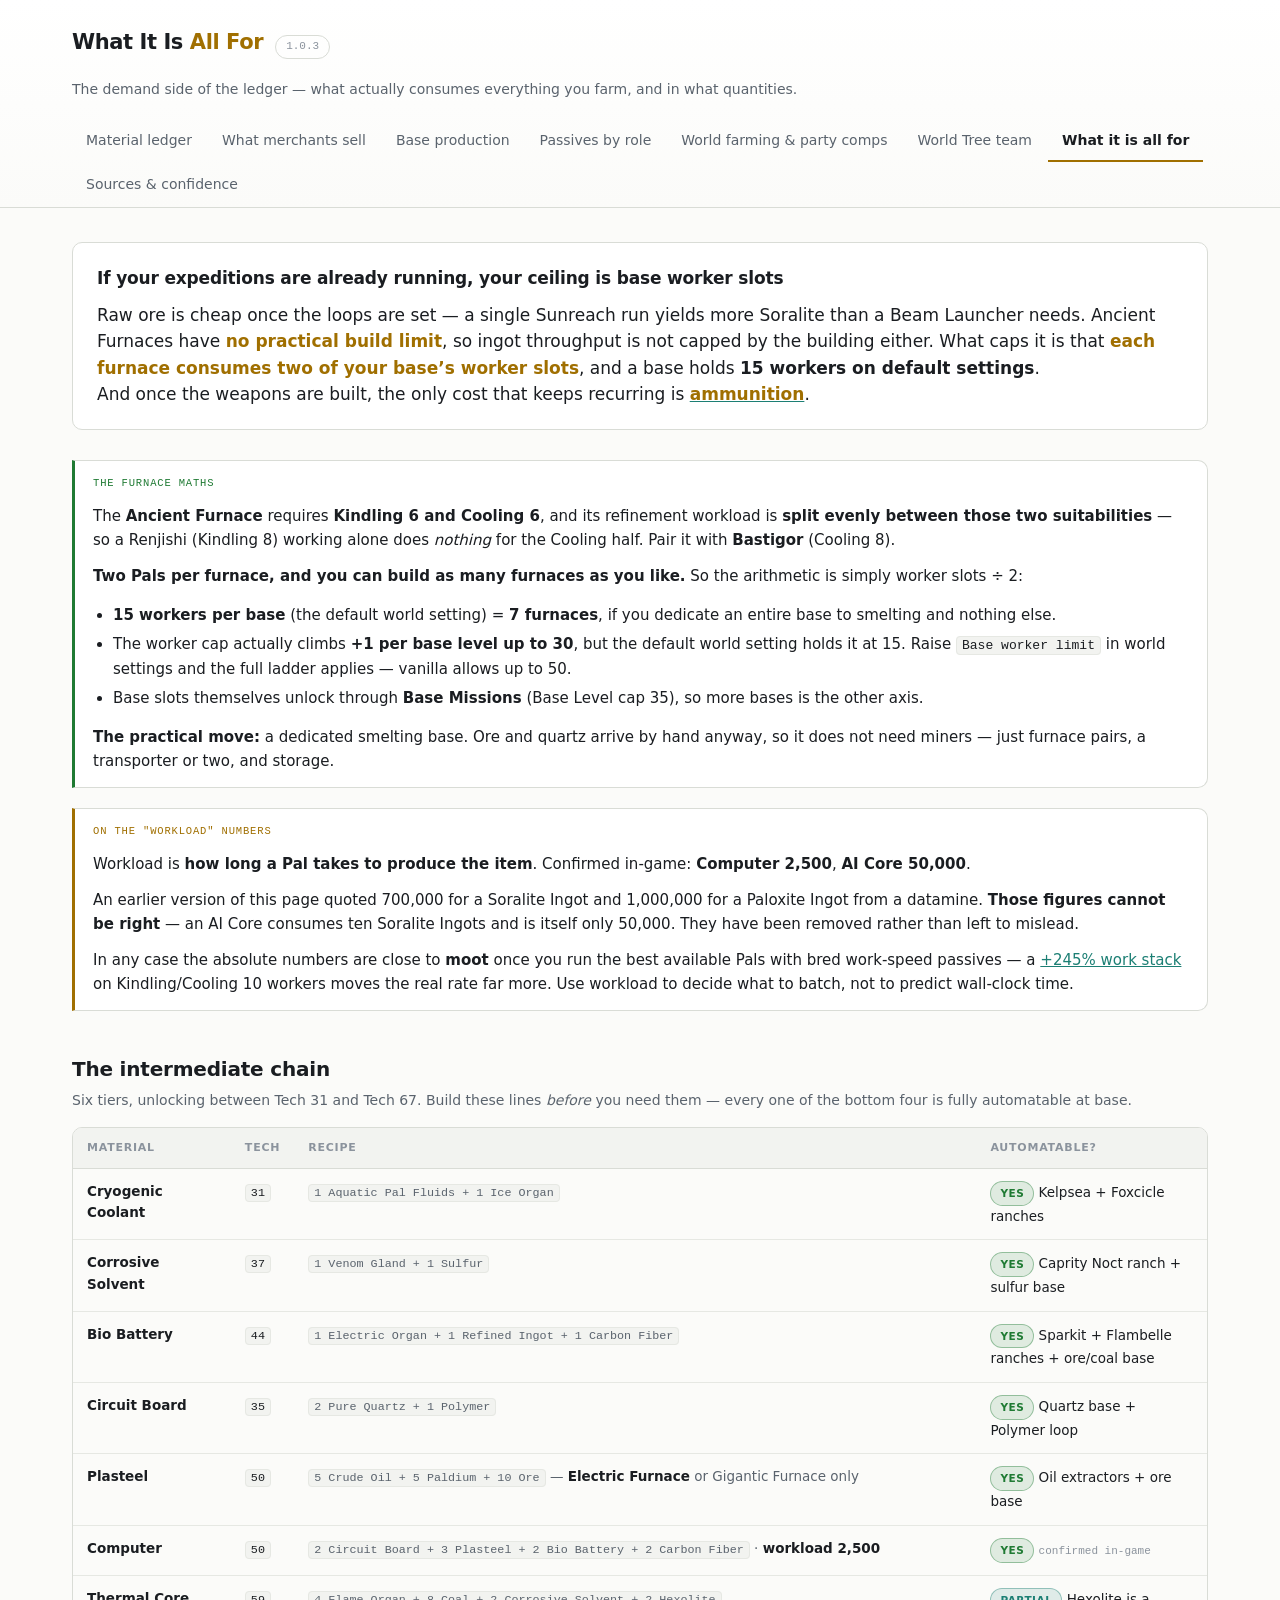
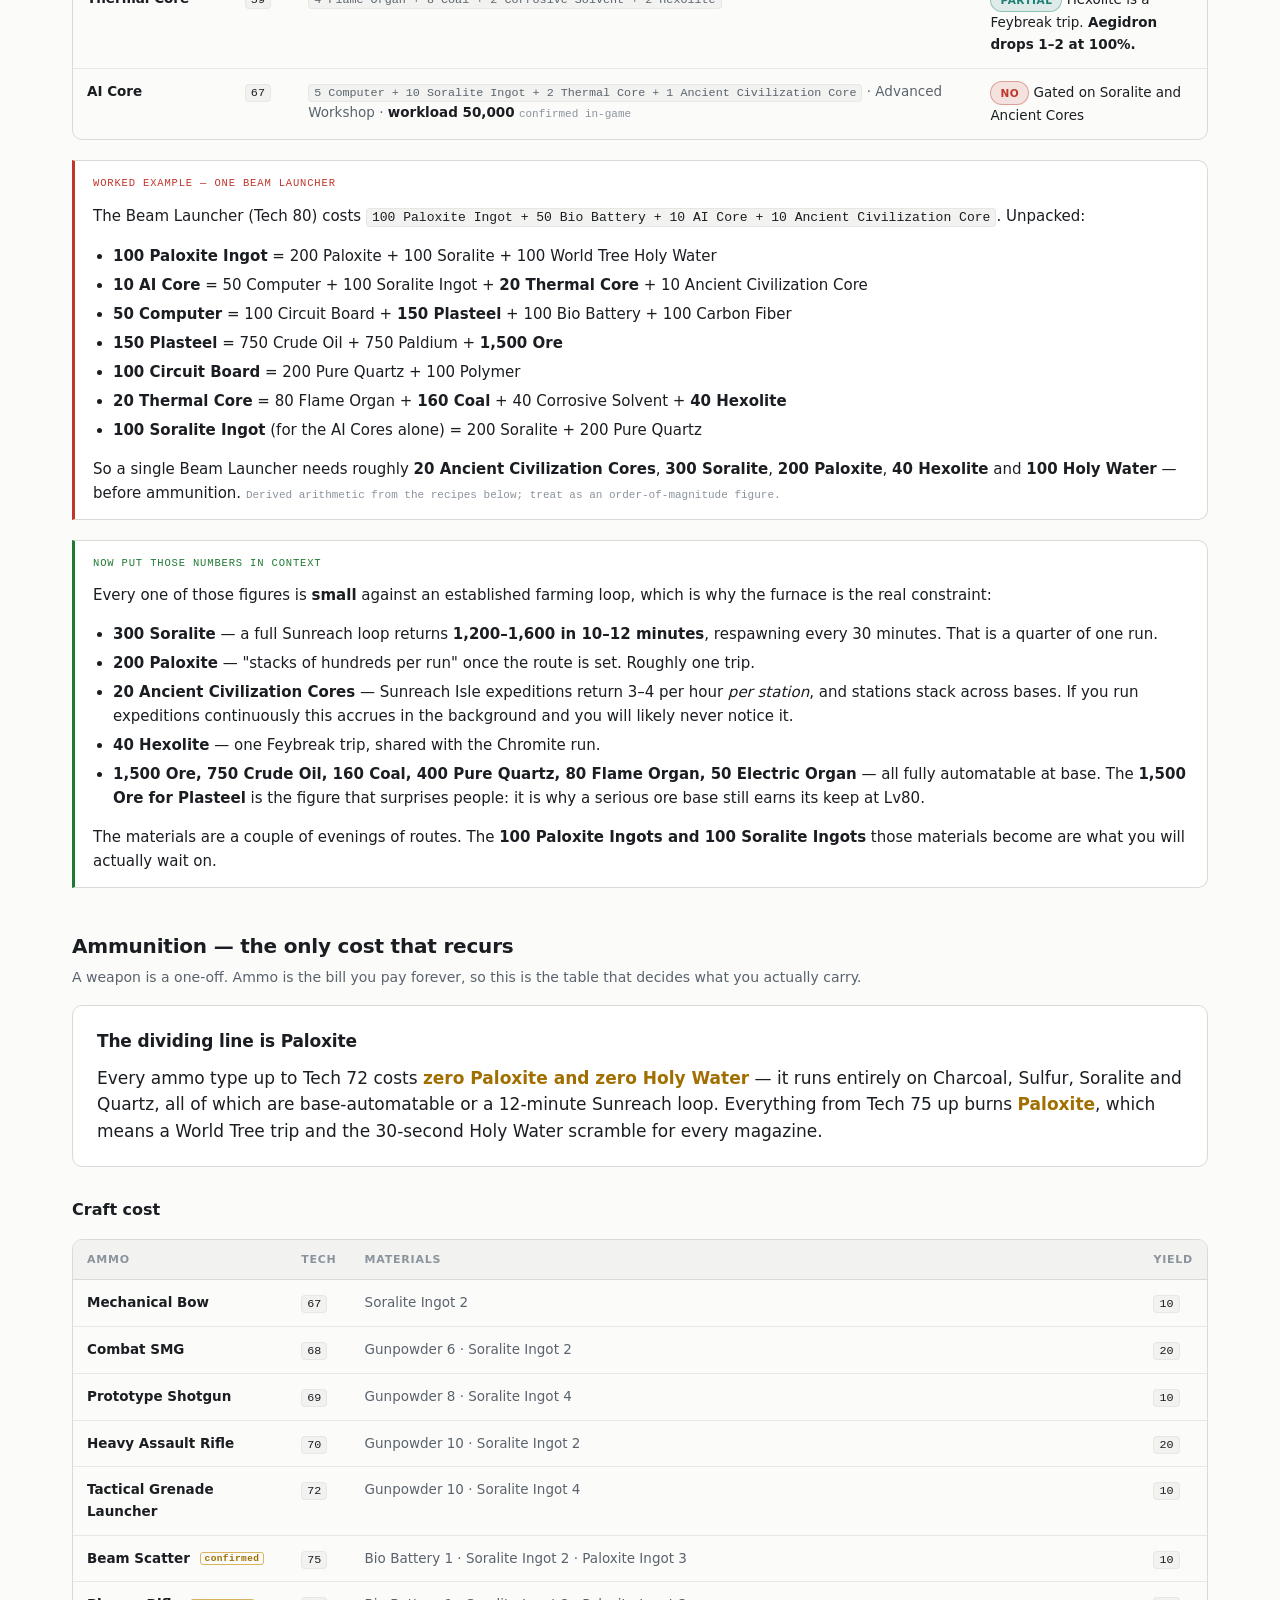
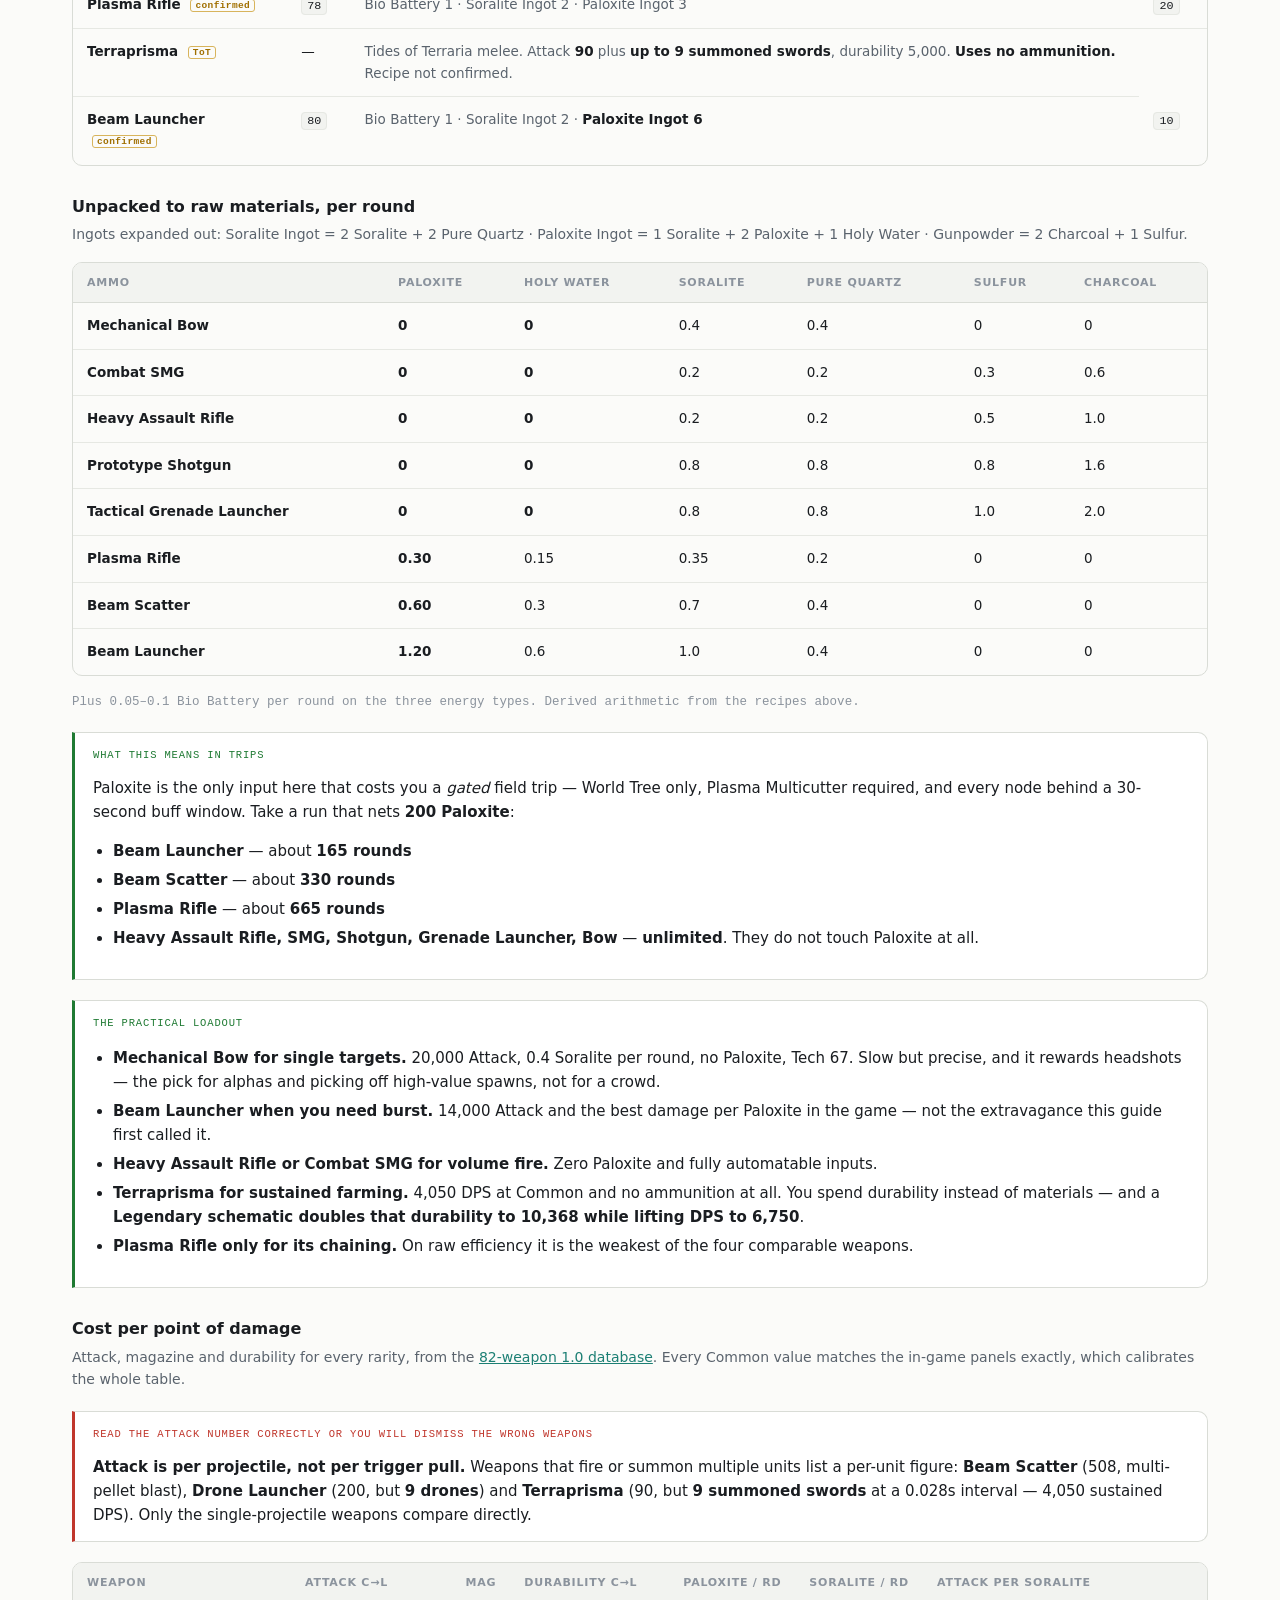
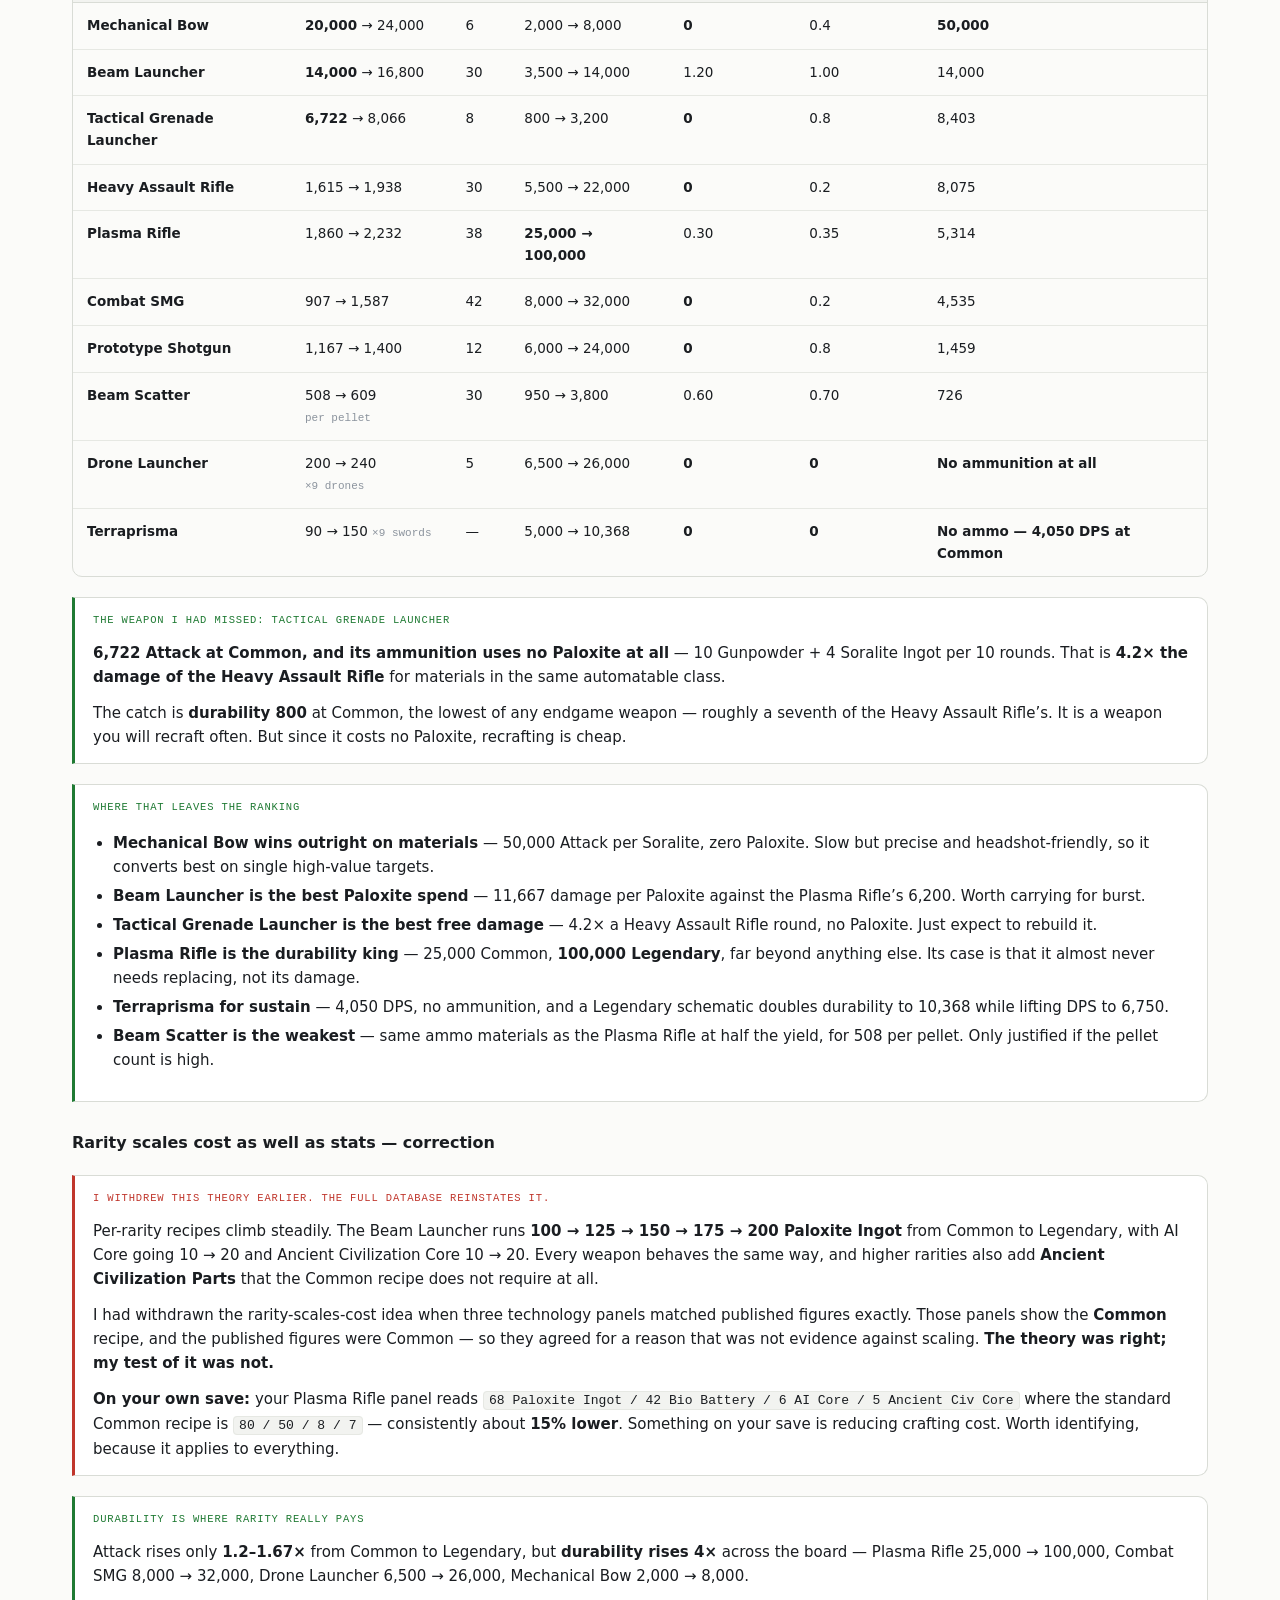
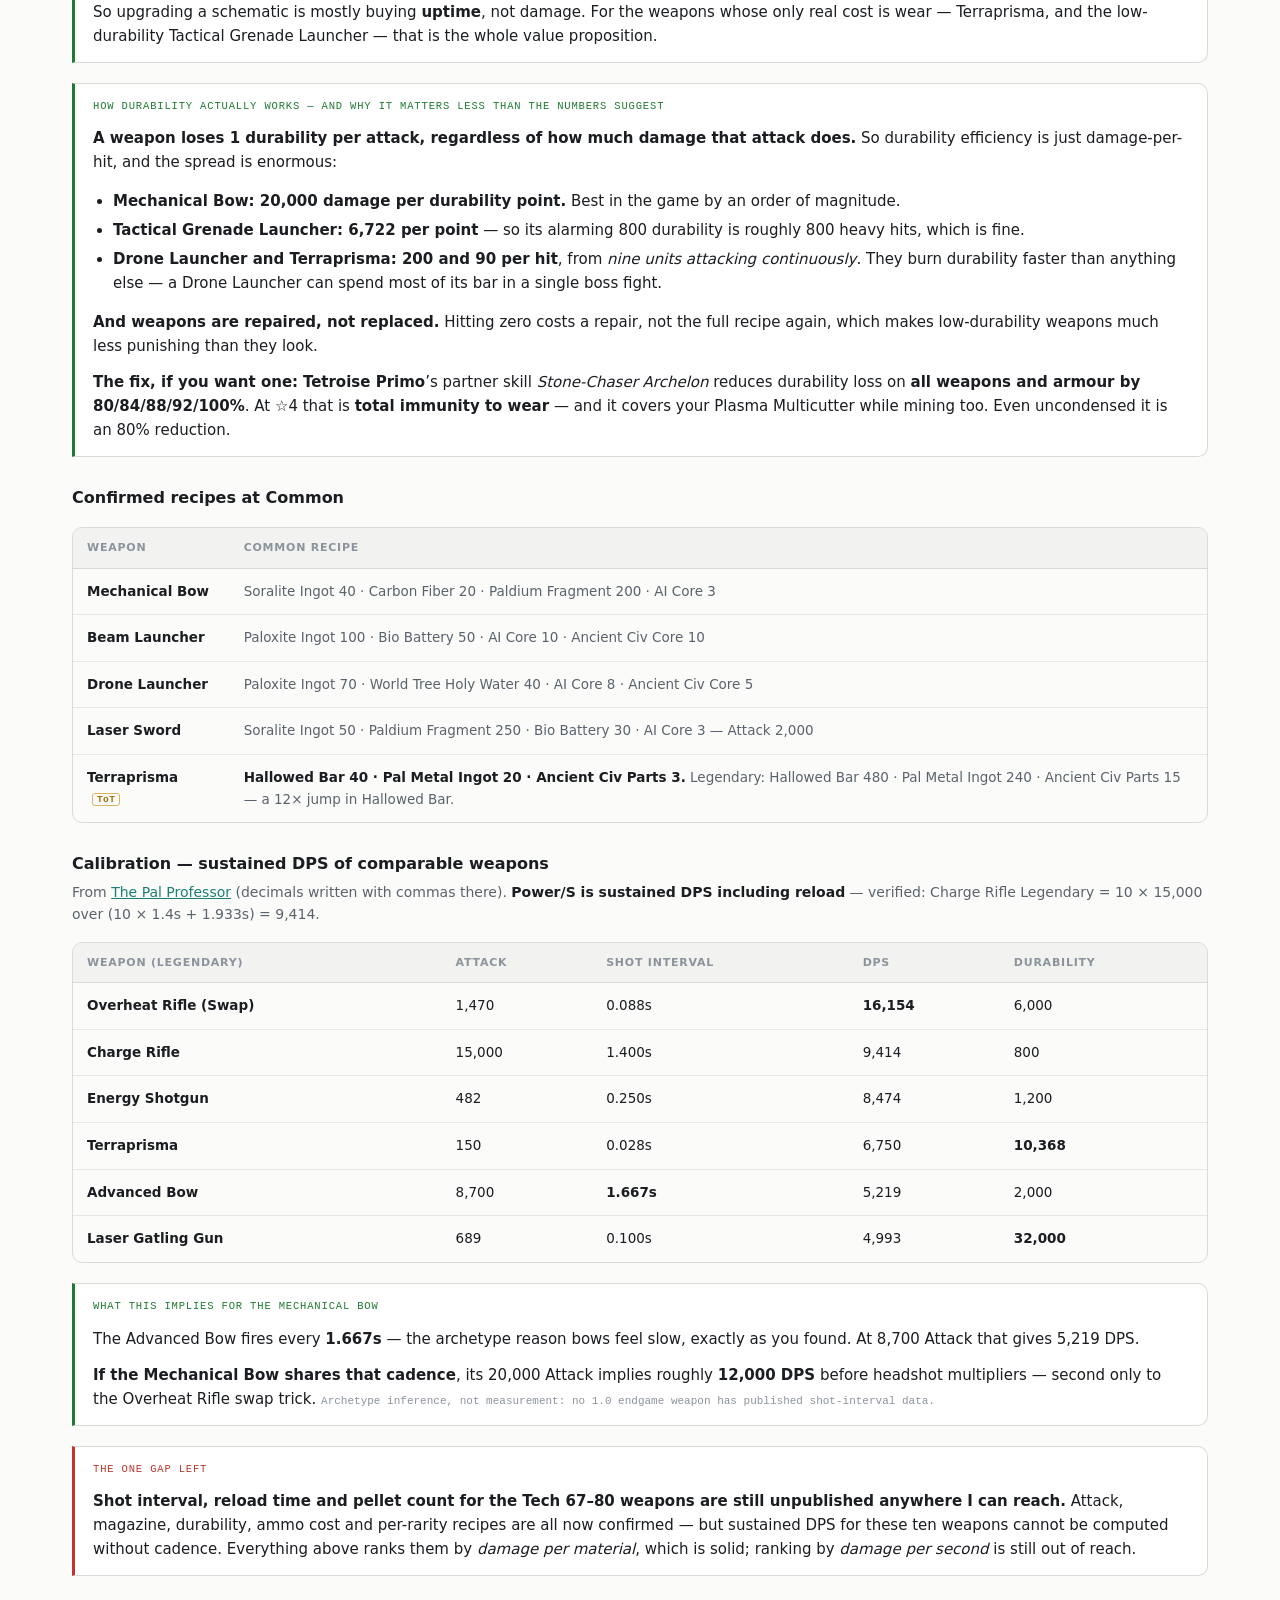
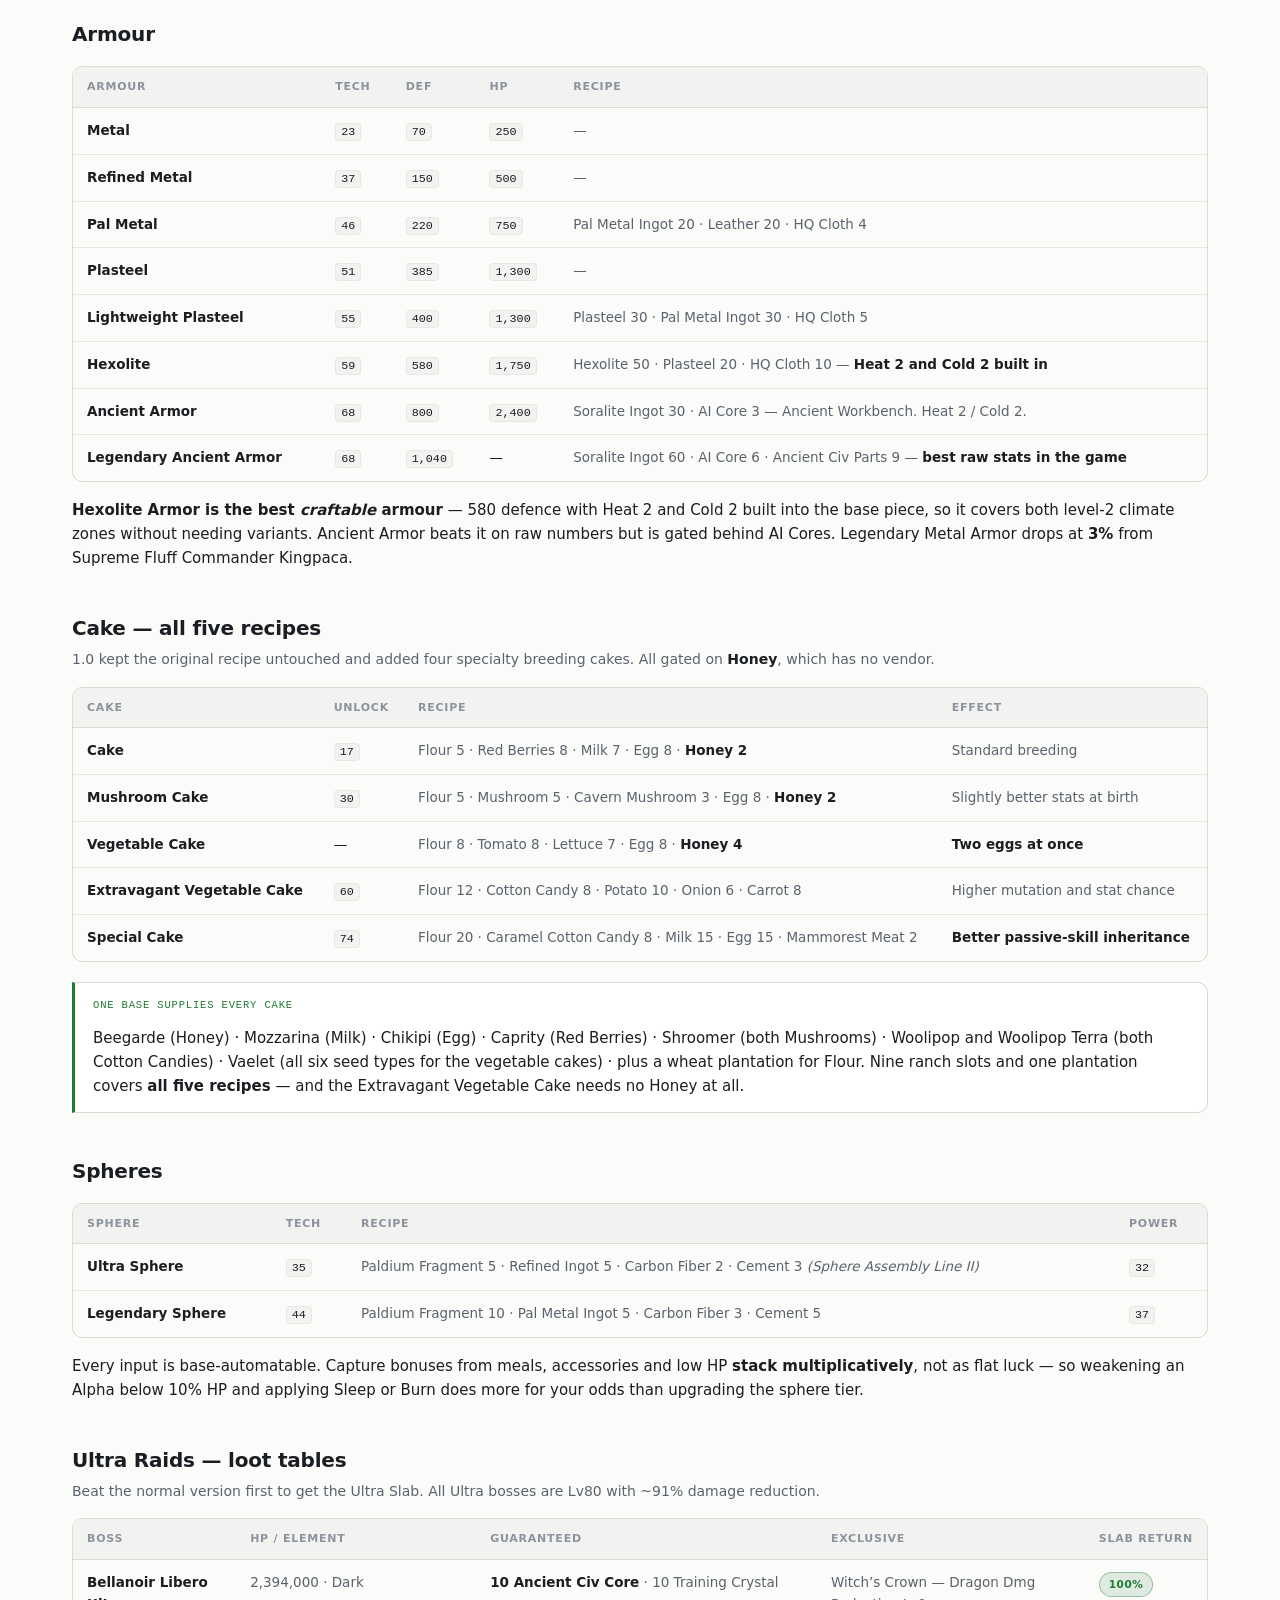
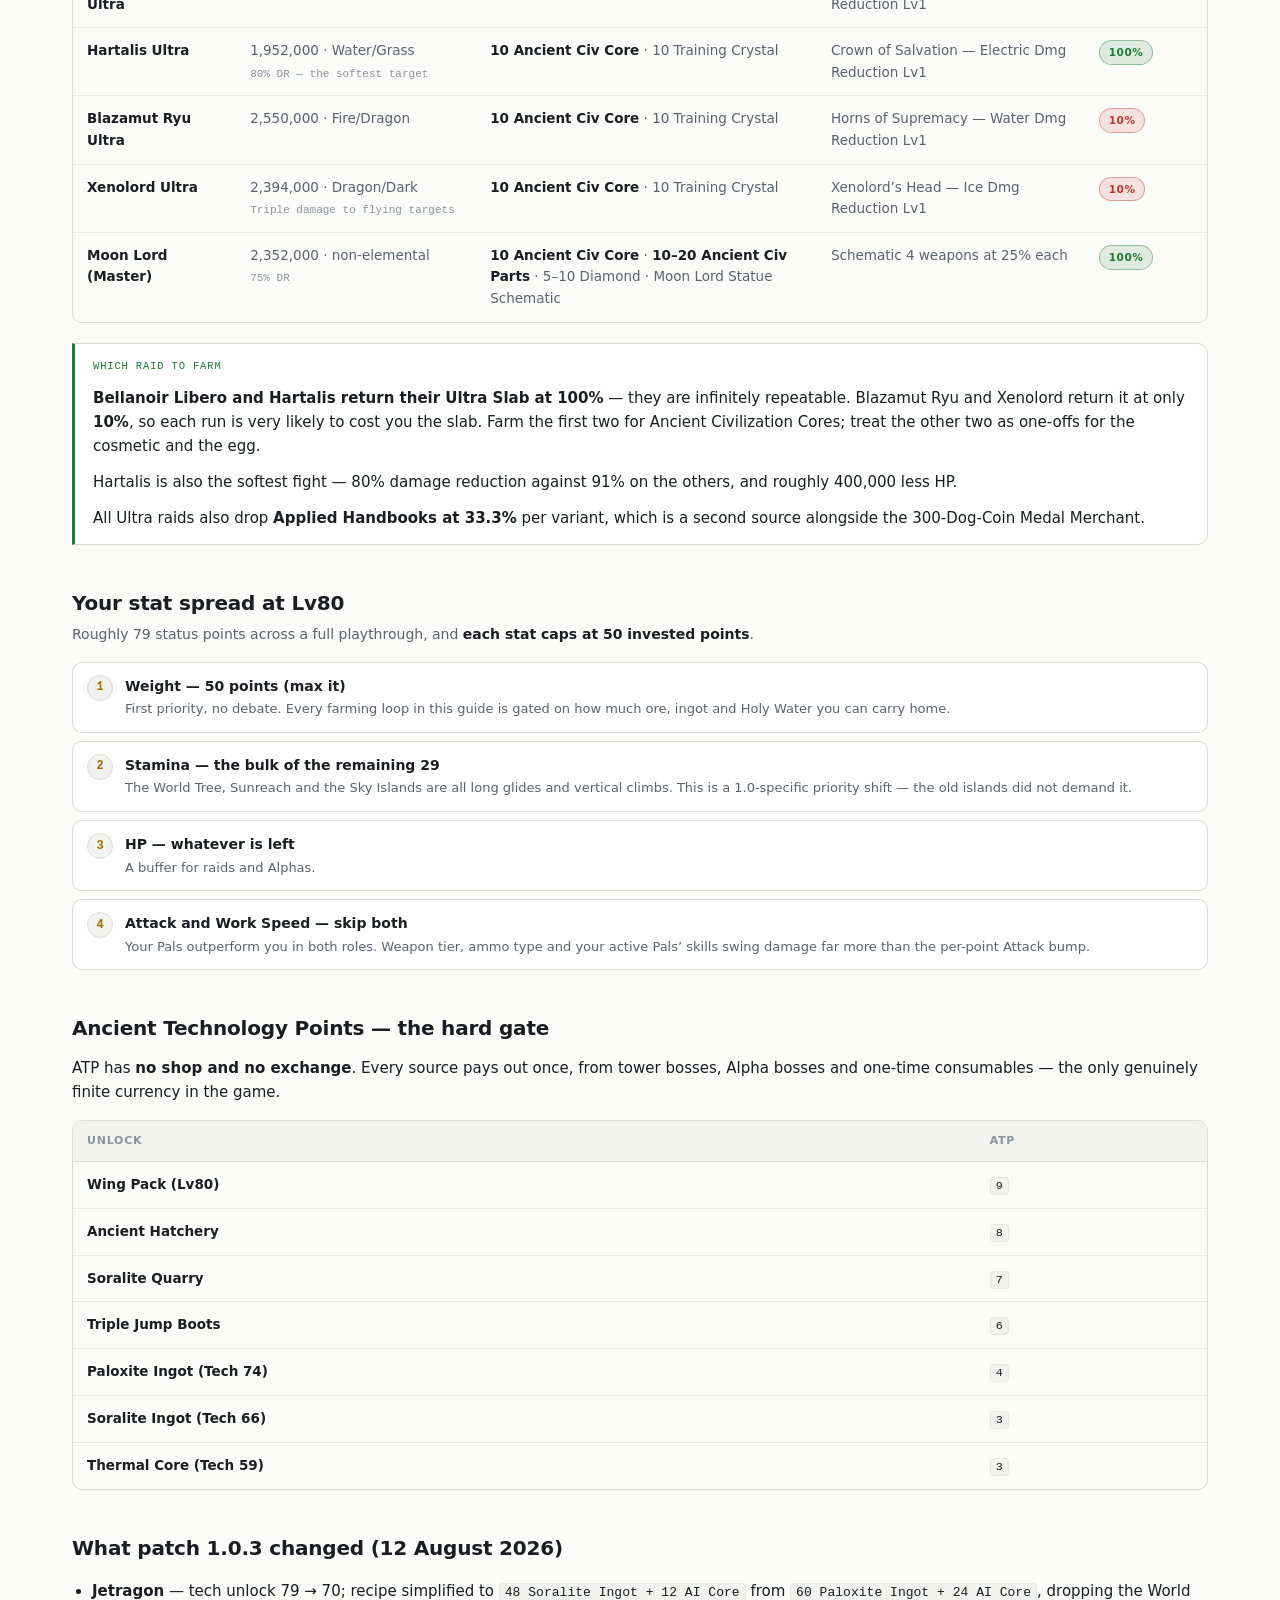
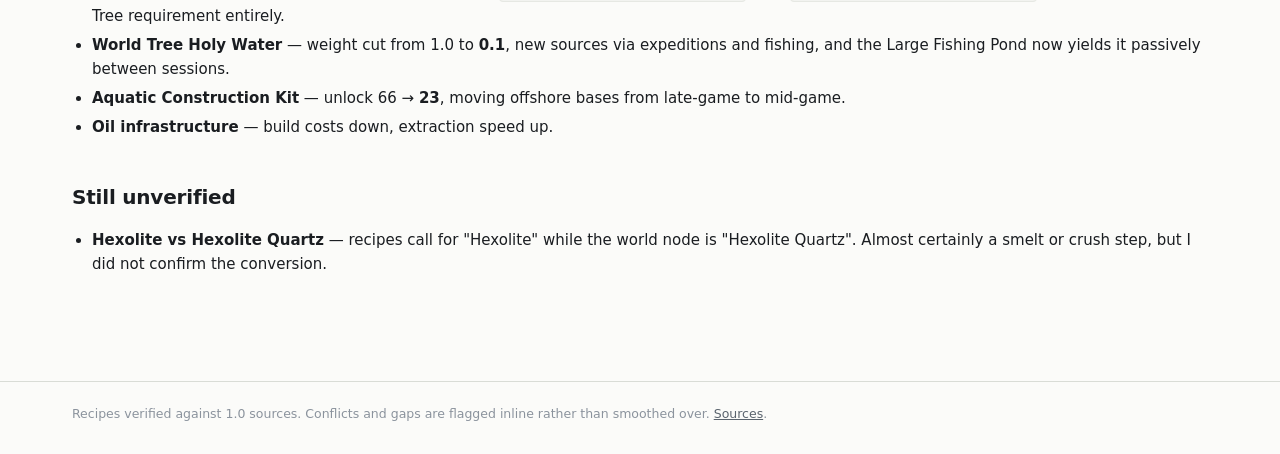
<file: endgame-demand.html>
<!doctype html>
<html lang="en">
<head>
<meta charset="utf-8">
<meta name="viewport" content="width=device-width, initial-scale=1">
<title>What It Is All For — Palworld 1.0 Endgame</title>
<meta name="description" content="Every Lv67-80 weapon and ammo recipe, the armour ladder, the AI Core chain, cake recipes, Ultra raid loot tables, and the Lv80 stat spread.">
<link rel="stylesheet" href="assets/style.css">
</head>
<body>

<header class="site">
  <div class="wrap">
    <div class="brand">
      <h1>What It Is <span>All For</span></h1>
      <span class="ver">1.0.3</span>
      <p class="lede">The demand side of the ledger — what actually consumes everything you farm, and in what quantities.</p>
    </div>
    <nav class="site">
      <a href="index.html">Material ledger</a>
      <a href="merchants.html">What merchants sell</a>
      <a href="base-production.html">Base production</a>
      <a href="passives.html">Passives by role</a>
      <a href="world-farming.html">World farming &amp; party comps</a>
      <a href="world-tree-team.html">World Tree team</a>
      <a href="endgame-demand.html" class="on">What it is all for</a>
      <a href="sources.html">Sources &amp; confidence</a>
    </nav>
  </div>
</header>

<main>
<div class="wrap">

  <div class="answer">
    <h2>If your expeditions are already running, your ceiling is base worker slots</h2>
    <p class="big">Raw ore is cheap once the loops are set &mdash; a single Sunreach run yields more Soralite than a Beam Launcher needs. Ancient Furnaces have <em>no practical build limit</em>, so ingot throughput is not capped by the building either. What caps it is that <em>each furnace consumes two of your base&rsquo;s worker slots</em>, and a base holds <strong>15 workers on default settings</strong>.</p>
    <p class="big">And once the weapons are built, the only cost that keeps recurring is <a href="#ammo"><em>ammunition</em></a>.</p>
  </div>

  <div class="callout good">
    <span class="tag">The furnace maths</span>
    <p>The <strong>Ancient Furnace</strong> requires <strong>Kindling 6 and Cooling 6</strong>, and its refinement workload is <strong>split evenly between those two suitabilities</strong> — so a Renjishi (Kindling 8) working alone does <em>nothing</em> for the Cooling half. Pair it with <strong>Bastigor</strong> (Cooling 8).</p>
    <p><strong>Two Pals per furnace, and you can build as many furnaces as you like.</strong> So the arithmetic is simply worker slots &divide; 2:</p>
    <ul>
      <li><strong>15 workers per base</strong> (the default world setting) = <strong>7 furnaces</strong>, if you dedicate an entire base to smelting and nothing else.</li>
      <li>The worker cap actually climbs <strong>+1 per base level up to 30</strong>, but the default world setting holds it at 15. Raise <code>Base worker limit</code> in world settings and the full ladder applies — vanilla allows up to 50.</li>
      <li>Base slots themselves unlock through <strong>Base Missions</strong> (Base Level cap 35), so more bases is the other axis.</li>
    </ul>
    <p><strong>The practical move:</strong> a dedicated smelting base. Ore and quartz arrive by hand anyway, so it does not need miners — just furnace pairs, a transporter or two, and storage.</p>
  </div>

  <div class="callout">
    <span class="tag">On the "workload" numbers</span>
    <p>Workload is <strong>how long a Pal takes to produce the item</strong>. Confirmed in-game: <strong>Computer 2,500</strong>, <strong>AI Core 50,000</strong>.</p>
    <p>An earlier version of this page quoted 700,000 for a Soralite Ingot and 1,000,000 for a Paloxite Ingot from a datamine. <strong>Those figures cannot be right</strong> &mdash; an AI Core consumes ten Soralite Ingots and is itself only 50,000. They have been removed rather than left to mislead.</p>
    <p>In any case the absolute numbers are close to <strong>moot</strong> once you run the best available Pals with bred work-speed passives &mdash; a <a href="passives.html">+245% work stack</a> on Kindling/Cooling 10 workers moves the real rate far more. Use workload to decide what to batch, not to predict wall-clock time.</p>
  </div>

  <h2>The intermediate chain</h2>
  <p class="sub">Six tiers, unlocking between Tech 31 and Tech 67. Build these lines <em>before</em> you need them — every one of the bottom four is fully automatable at base.</p>

  <div class="scroll">
  <table>
    <thead><tr><th>Material</th><th>Tech</th><th>Recipe</th><th>Automatable?</th></tr></thead>
    <tbody>
      <tr><td class="mat">Cryogenic Coolant</td><td><code>31</code></td><td class="detail"><code>1 Aquatic Pal Fluids + 1 Ice Organ</code></td><td><span class="pill yes">Yes</span> Kelpsea + Foxcicle ranches</td></tr>
      <tr><td class="mat">Corrosive Solvent</td><td><code>37</code></td><td class="detail"><code>1 Venom Gland + 1 Sulfur</code></td><td><span class="pill yes">Yes</span> Caprity Noct ranch + sulfur base</td></tr>
      <tr><td class="mat">Bio Battery</td><td><code>44</code></td><td class="detail"><code>1 Electric Organ + 1 Refined Ingot + 1 Carbon Fiber</code></td><td><span class="pill yes">Yes</span> Sparkit + Flambelle ranches + ore/coal base</td></tr>
      <tr><td class="mat">Circuit Board</td><td><code>35</code></td><td class="detail"><code>2 Pure Quartz + 1 Polymer</code></td><td><span class="pill yes">Yes</span> Quartz base + Polymer loop</td></tr>
      <tr><td class="mat">Plasteel</td><td><code>50</code></td><td class="detail"><code>5 Crude Oil + 5 Paldium + 10 Ore</code> — <strong>Electric Furnace</strong> or Gigantic Furnace only</td><td><span class="pill yes">Yes</span> Oil extractors + ore base</td></tr>
      <tr><td class="mat">Computer</td><td><code>50</code></td><td class="detail"><code>2 Circuit Board + 3 Plasteel + 2 Bio Battery + 2 Carbon Fiber</code> &middot; <strong>workload 2,500</strong></td><td><span class="pill yes">Yes</span> <span class="conf">confirmed in-game</span></td></tr>
      <tr><td class="mat">Thermal Core</td><td><code>59</code></td><td class="detail"><code>4 Flame Organ + 8 Coal + 2 Corrosive Solvent + 2 Hexolite</code></td><td><span class="pill partial">Partial</span> Hexolite is a Feybreak trip. <strong>Aegidron drops 1–2 at 100%.</strong></td></tr>
      <tr><td class="mat">AI Core</td><td><code>67</code></td><td class="detail"><code>5 Computer + 10 Soralite Ingot + 2 Thermal Core + 1 Ancient Civilization Core</code> &middot; Advanced Workshop &middot; <strong>workload 50,000</strong> <span class="conf">confirmed in-game</span></td><td><span class="pill no">No</span> Gated on Soralite and Ancient Cores</td></tr>
    </tbody>
  </table>
  </div>

  <div class="callout warn">
    <span class="tag">Worked example — one Beam Launcher</span>
    <p>The Beam Launcher (Tech 80) costs <code>100 Paloxite Ingot + 50 Bio Battery + 10 AI Core + 10 Ancient Civilization Core</code>. Unpacked:</p>
    <ul>
      <li><strong>100 Paloxite Ingot</strong> = 200 Paloxite + 100 Soralite + 100 World Tree Holy Water</li>
      <li><strong>10 AI Core</strong> = 50 Computer + 100 Soralite Ingot + <strong>20 Thermal Core</strong> + 10 Ancient Civilization Core</li>
      <li><strong>50 Computer</strong> = 100 Circuit Board + <strong>150 Plasteel</strong> + 100 Bio Battery + 100 Carbon Fiber</li>
      <li><strong>150 Plasteel</strong> = 750 Crude Oil + 750 Paldium + <strong>1,500 Ore</strong></li>
      <li><strong>100 Circuit Board</strong> = 200 Pure Quartz + 100 Polymer</li>
      <li><strong>20 Thermal Core</strong> = 80 Flame Organ + <strong>160 Coal</strong> + 40 Corrosive Solvent + <strong>40 Hexolite</strong></li>
      <li><strong>100 Soralite Ingot</strong> (for the AI Cores alone) = 200 Soralite + 200 Pure Quartz</li>
    </ul>
    <p>So a single Beam Launcher needs roughly <strong>20 Ancient Civilization Cores</strong>, <strong>300 Soralite</strong>, <strong>200 Paloxite</strong>, <strong>40 Hexolite</strong> and <strong>100 Holy Water</strong> — before ammunition. <span class="conf">Derived arithmetic from the recipes below; treat as an order-of-magnitude figure.</span></p>
  </div>

  <div class="callout good">
    <span class="tag">Now put those numbers in context</span>
    <p>Every one of those figures is <strong>small</strong> against an established farming loop, which is why the furnace is the real constraint:</p>
    <ul>
      <li><strong>300 Soralite</strong> — a full Sunreach loop returns <strong>1,200–1,600 in 10–12 minutes</strong>, respawning every 30 minutes. That is a quarter of one run.</li>
      <li><strong>200 Paloxite</strong> — "stacks of hundreds per run" once the route is set. Roughly one trip.</li>
      <li><strong>20 Ancient Civilization Cores</strong> — Sunreach Isle expeditions return 3–4 per hour <em>per station</em>, and stations stack across bases. If you run expeditions continuously this accrues in the background and you will likely never notice it.</li>
      <li><strong>40 Hexolite</strong> — one Feybreak trip, shared with the Chromite run.</li>
      <li><strong>1,500 Ore, 750 Crude Oil, 160 Coal, 400 Pure Quartz, 80 Flame Organ, 50 Electric Organ</strong> — all fully automatable at base. The <strong>1,500 Ore for Plasteel</strong> is the figure that surprises people: it is why a serious ore base still earns its keep at Lv80.</li>
    </ul>
    <p>The materials are a couple of evenings of routes. The <strong>100 Paloxite Ingots and 100 Soralite Ingots</strong> those materials become are what you will actually wait on.</p>
  </div>

  <h2 id="ammo">Ammunition &mdash; the only cost that recurs</h2>
  <p class="sub">A weapon is a one-off. Ammo is the bill you pay forever, so this is the table that decides what you actually carry.</p>

  <div class="answer">
    <h2>The dividing line is Paloxite</h2>
    <p class="big">Every ammo type up to Tech 72 costs <em>zero Paloxite and zero Holy Water</em> &mdash; it runs entirely on Charcoal, Sulfur, Soralite and Quartz, all of which are base-automatable or a 12-minute Sunreach loop. Everything from Tech 75 up burns <em>Paloxite</em>, which means a World Tree trip and the 30-second Holy Water scramble for every magazine.</p>
  </div>

  <h3>Craft cost</h3>
  <div class="scroll">
  <table>
    <thead><tr><th>Ammo</th><th>Tech</th><th>Materials</th><th>Yield</th></tr></thead>
    <tbody>
      <tr><td class="mat">Mechanical Bow</td><td><code>67</code></td><td class="detail">Soralite Ingot 2</td><td><code>10</code></td></tr>
      <tr><td class="mat">Combat SMG</td><td><code>68</code></td><td class="detail">Gunpowder 6 &middot; Soralite Ingot 2</td><td><code>20</code></td></tr>
      <tr><td class="mat">Prototype Shotgun</td><td><code>69</code></td><td class="detail">Gunpowder 8 &middot; Soralite Ingot 4</td><td><code>10</code></td></tr>
      <tr><td class="mat">Heavy Assault Rifle</td><td><code>70</code></td><td class="detail">Gunpowder 10 &middot; Soralite Ingot 2</td><td><code>20</code></td></tr>
      <tr><td class="mat">Tactical Grenade Launcher</td><td><code>72</code></td><td class="detail">Gunpowder 10 &middot; Soralite Ingot 4</td><td><code>10</code></td></tr>
      <tr><td class="mat">Beam Scatter <span class="new">confirmed</span></td><td><code>75</code></td><td class="detail">Bio Battery 1 &middot; Soralite Ingot 2 &middot; Paloxite Ingot 3</td><td><code>10</code></td></tr>
      <tr><td class="mat">Plasma Rifle <span class="new">confirmed</span></td><td><code>78</code></td><td class="detail">Bio Battery 1 &middot; Soralite Ingot 2 &middot; Paloxite Ingot 3</td><td><code>20</code></td></tr>
      <tr><td class="mat">Terraprisma <span class="new">ToT</span></td><td>&mdash;</td><td class="detail">Tides of Terraria melee. Attack <strong>90</strong> plus <strong>up to 9 summoned swords</strong>, durability 5,000. <strong>Uses no ammunition.</strong> Recipe not confirmed.</td></tr>
      <tr><td class="mat">Beam Launcher <span class="new">confirmed</span></td><td><code>80</code></td><td class="detail">Bio Battery 1 &middot; Soralite Ingot 2 &middot; <strong>Paloxite Ingot 6</strong></td><td><code>10</code></td></tr>
    </tbody>
  </table>
  </div>

  <h3>Unpacked to raw materials, per round</h3>
  <p class="sub">Ingots expanded out: Soralite Ingot = 2 Soralite + 2 Pure Quartz &middot; Paloxite Ingot = 1 Soralite + 2 Paloxite + 1 Holy Water &middot; Gunpowder = 2 Charcoal + 1 Sulfur.</p>
  <div class="scroll">
  <table>
    <thead><tr><th>Ammo</th><th>Paloxite</th><th>Holy Water</th><th>Soralite</th><th>Pure Quartz</th><th>Sulfur</th><th>Charcoal</th></tr></thead>
    <tbody>
      <tr><td class="mat">Mechanical Bow</td><td><strong>0</strong></td><td><strong>0</strong></td><td>0.4</td><td>0.4</td><td>0</td><td>0</td></tr>
      <tr><td class="mat">Combat SMG</td><td><strong>0</strong></td><td><strong>0</strong></td><td>0.2</td><td>0.2</td><td>0.3</td><td>0.6</td></tr>
      <tr><td class="mat">Heavy Assault Rifle</td><td><strong>0</strong></td><td><strong>0</strong></td><td>0.2</td><td>0.2</td><td>0.5</td><td>1.0</td></tr>
      <tr><td class="mat">Prototype Shotgun</td><td><strong>0</strong></td><td><strong>0</strong></td><td>0.8</td><td>0.8</td><td>0.8</td><td>1.6</td></tr>
      <tr><td class="mat">Tactical Grenade Launcher</td><td><strong>0</strong></td><td><strong>0</strong></td><td>0.8</td><td>0.8</td><td>1.0</td><td>2.0</td></tr>
      <tr><td class="mat">Plasma Rifle</td><td><strong>0.30</strong></td><td>0.15</td><td>0.35</td><td>0.2</td><td>0</td><td>0</td></tr>
      <tr><td class="mat">Beam Scatter</td><td><strong>0.60</strong></td><td>0.3</td><td>0.7</td><td>0.4</td><td>0</td><td>0</td></tr>
      <tr><td class="mat">Beam Launcher</td><td><strong>1.20</strong></td><td>0.6</td><td>1.0</td><td>0.4</td><td>0</td><td>0</td></tr>
    </tbody>
  </table>
  </div>
  <p class="count">Plus 0.05&ndash;0.1 Bio Battery per round on the three energy types. Derived arithmetic from the recipes above.</p>

  <div class="callout good">
    <span class="tag">What this means in trips</span>
    <p>Paloxite is the only input here that costs you a <em>gated</em> field trip &mdash; World Tree only, Plasma Multicutter required, and every node behind a 30-second buff window. Take a run that nets <strong>200 Paloxite</strong>:</p>
    <ul>
      <li><strong>Beam Launcher</strong> &mdash; about <strong>165 rounds</strong></li>
      <li><strong>Beam Scatter</strong> &mdash; about <strong>330 rounds</strong></li>
      <li><strong>Plasma Rifle</strong> &mdash; about <strong>665 rounds</strong></li>
      <li><strong>Heavy Assault Rifle, SMG, Shotgun, Grenade Launcher, Bow</strong> &mdash; <strong>unlimited</strong>. They do not touch Paloxite at all.</li>
    </ul>
  </div>

  <div class="callout good">
    <span class="tag">The practical loadout</span>
    <ul>
      <li><strong>Mechanical Bow for single targets.</strong> 20,000 Attack, 0.4 Soralite per round, no Paloxite, Tech 67. Slow but precise, and it rewards headshots &mdash; the pick for alphas and picking off high-value spawns, not for a crowd.</li>
      <li><strong>Beam Launcher when you need burst.</strong> 14,000 Attack and the best damage per Paloxite in the game &mdash; not the extravagance this guide first called it.</li>
      <li><strong>Heavy Assault Rifle or Combat SMG for volume fire.</strong> Zero Paloxite and fully automatable inputs.</li>
      <li><strong>Terraprisma for sustained farming.</strong> 4,050 DPS at Common and no ammunition at all. You spend durability instead of materials &mdash; and a <strong>Legendary schematic doubles that durability to 10,368 while lifting DPS to 6,750</strong>.</li>
      <li><strong>Plasma Rifle only for its chaining.</strong> On raw efficiency it is the weakest of the four comparable weapons.</li>
    </ul>
  </div>

  <h3>Cost per point of damage</h3>
  <p class="sub">Attack, magazine and durability for every rarity, from the <a href="https://steamcommunity.com/sharedfiles/filedetails/?id=3772445787">82-weapon 1.0 database</a>. Every Common value matches the in-game panels exactly, which calibrates the whole table.</p>

  <div class="callout warn">
    <span class="tag">Read the Attack number correctly or you will dismiss the wrong weapons</span>
    <p><strong>Attack is per projectile, not per trigger pull.</strong> Weapons that fire or summon multiple units list a per-unit figure: <strong>Beam Scatter</strong> (508, multi-pellet blast), <strong>Drone Launcher</strong> (200, but <strong>9 drones</strong>) and <strong>Terraprisma</strong> (90, but <strong>9 summoned swords</strong> at a 0.028s interval &mdash; 4,050 sustained DPS). Only the single-projectile weapons compare directly.</p>
  </div>

  <div class="scroll">
  <table>
    <thead><tr><th>Weapon</th><th>Attack C&rarr;L</th><th>Mag</th><th>Durability C&rarr;L</th><th>Paloxite / rd</th><th>Soralite / rd</th><th>Attack per Soralite</th></tr></thead>
    <tbody>
      <tr><td class="mat">Mechanical Bow</td><td><strong>20,000</strong> &rarr; 24,000</td><td>6</td><td>2,000 &rarr; 8,000</td><td><strong>0</strong></td><td>0.4</td><td><strong>50,000</strong></td></tr>
      <tr><td class="mat">Beam Launcher</td><td><strong>14,000</strong> &rarr; 16,800</td><td>30</td><td>3,500 &rarr; 14,000</td><td>1.20</td><td>1.00</td><td>14,000</td></tr>
      <tr><td class="mat">Tactical Grenade Launcher</td><td><strong>6,722</strong> &rarr; 8,066</td><td>8</td><td>800 &rarr; 3,200</td><td><strong>0</strong></td><td>0.8</td><td>8,403</td></tr>
      <tr><td class="mat">Heavy Assault Rifle</td><td>1,615 &rarr; 1,938</td><td>30</td><td>5,500 &rarr; 22,000</td><td><strong>0</strong></td><td>0.2</td><td>8,075</td></tr>
      <tr><td class="mat">Plasma Rifle</td><td>1,860 &rarr; 2,232</td><td>38</td><td><strong>25,000 &rarr; 100,000</strong></td><td>0.30</td><td>0.35</td><td>5,314</td></tr>
      <tr><td class="mat">Combat SMG</td><td>907 &rarr; 1,587</td><td>42</td><td>8,000 &rarr; 32,000</td><td><strong>0</strong></td><td>0.2</td><td>4,535</td></tr>
      <tr><td class="mat">Prototype Shotgun</td><td>1,167 &rarr; 1,400</td><td>12</td><td>6,000 &rarr; 24,000</td><td><strong>0</strong></td><td>0.8</td><td>1,459</td></tr>
      <tr><td class="mat">Beam Scatter</td><td>508 &rarr; 609 <span class="conf">per pellet</span></td><td>30</td><td>950 &rarr; 3,800</td><td>0.60</td><td>0.70</td><td>726</td></tr>
      <tr><td class="mat">Drone Launcher</td><td>200 &rarr; 240 <span class="conf">&times;9 drones</span></td><td>5</td><td>6,500 &rarr; 26,000</td><td><strong>0</strong></td><td><strong>0</strong></td><td class="detail"><strong>No ammunition at all</strong></td></tr>
      <tr><td class="mat">Terraprisma</td><td>90 &rarr; 150 <span class="conf">&times;9 swords</span></td><td>&mdash;</td><td>5,000 &rarr; 10,368</td><td><strong>0</strong></td><td><strong>0</strong></td><td class="detail"><strong>No ammo &mdash; 4,050 DPS at Common</strong></td></tr>
    </tbody>
  </table>
  </div>

  <div class="callout good">
    <span class="tag">The weapon I had missed: Tactical Grenade Launcher</span>
    <p><strong>6,722 Attack at Common, and its ammunition uses no Paloxite at all</strong> &mdash; 10 Gunpowder + 4 Soralite Ingot per 10 rounds. That is <strong>4.2&times; the damage of the Heavy Assault Rifle</strong> for materials in the same automatable class.</p>
    <p>The catch is <strong>durability 800</strong> at Common, the lowest of any endgame weapon &mdash; roughly a seventh of the Heavy Assault Rifle&rsquo;s. It is a weapon you will recraft often. But since it costs no Paloxite, recrafting is cheap.</p>
  </div>

  <div class="callout good">
    <span class="tag">Where that leaves the ranking</span>
    <ul>
      <li><strong>Mechanical Bow wins outright on materials</strong> &mdash; 50,000 Attack per Soralite, zero Paloxite. Slow but precise and headshot-friendly, so it converts best on single high-value targets.</li>
      <li><strong>Beam Launcher is the best Paloxite spend</strong> &mdash; 11,667 damage per Paloxite against the Plasma Rifle&rsquo;s 6,200. Worth carrying for burst.</li>
      <li><strong>Tactical Grenade Launcher is the best free damage</strong> &mdash; 4.2&times; a Heavy Assault Rifle round, no Paloxite. Just expect to rebuild it.</li>
      <li><strong>Plasma Rifle is the durability king</strong> &mdash; 25,000 Common, <strong>100,000 Legendary</strong>, far beyond anything else. Its case is that it almost never needs replacing, not its damage.</li>
      <li><strong>Terraprisma for sustain</strong> &mdash; 4,050 DPS, no ammunition, and a Legendary schematic doubles durability to 10,368 while lifting DPS to 6,750.</li>
      <li><strong>Beam Scatter is the weakest</strong> &mdash; same ammo materials as the Plasma Rifle at half the yield, for 508 per pellet. Only justified if the pellet count is high.</li>
    </ul>
  </div>

  <h3>Rarity scales cost as well as stats &mdash; correction</h3>
  <div class="callout warn">
    <span class="tag">I withdrew this theory earlier. The full database reinstates it.</span>
    <p>Per-rarity recipes climb steadily. The Beam Launcher runs <strong>100 &rarr; 125 &rarr; 150 &rarr; 175 &rarr; 200 Paloxite Ingot</strong> from Common to Legendary, with AI Core going 10 &rarr; 20 and Ancient Civilization Core 10 &rarr; 20. Every weapon behaves the same way, and higher rarities also add <strong>Ancient Civilization Parts</strong> that the Common recipe does not require at all.</p>
    <p>I had withdrawn the rarity-scales-cost idea when three technology panels matched published figures exactly. Those panels show the <strong>Common</strong> recipe, and the published figures were Common &mdash; so they agreed for a reason that was not evidence against scaling. <strong>The theory was right; my test of it was not.</strong></p>
    <p><strong>On your own save:</strong> your Plasma Rifle panel reads <code>68 Paloxite Ingot / 42 Bio Battery / 6 AI Core / 5 Ancient Civ Core</code> where the standard Common recipe is <code>80 / 50 / 8 / 7</code> &mdash; consistently about <strong>15% lower</strong>. Something on your save is reducing crafting cost. Worth identifying, because it applies to everything.</p>
  </div>

  <div class="callout good">
    <span class="tag">Durability is where rarity really pays</span>
    <p>Attack rises only <strong>1.2&ndash;1.67&times;</strong> from Common to Legendary, but <strong>durability rises 4&times;</strong> across the board &mdash; Plasma Rifle 25,000 &rarr; 100,000, Combat SMG 8,000 &rarr; 32,000, Drone Launcher 6,500 &rarr; 26,000, Mechanical Bow 2,000 &rarr; 8,000.</p>
    <p>So upgrading a schematic is mostly buying <strong>uptime</strong>, not damage. For the weapons whose only real cost is wear &mdash; Terraprisma, and the low-durability Tactical Grenade Launcher &mdash; that is the whole value proposition.</p>
  </div>

  <div class="callout good">
    <span class="tag">How durability actually works &mdash; and why it matters less than the numbers suggest</span>
    <p><strong>A weapon loses 1 durability per attack, regardless of how much damage that attack does.</strong> So durability efficiency is just damage-per-hit, and the spread is enormous:</p>
    <ul>
      <li><strong>Mechanical Bow: 20,000 damage per durability point.</strong> Best in the game by an order of magnitude.</li>
      <li><strong>Tactical Grenade Launcher: 6,722 per point</strong> &mdash; so its alarming 800 durability is roughly 800 heavy hits, which is fine.</li>
      <li><strong>Drone Launcher and Terraprisma: 200 and 90 per hit</strong>, from <em>nine units attacking continuously</em>. They burn durability faster than anything else &mdash; a Drone Launcher can spend most of its bar in a single boss fight.</li>
    </ul>
    <p><strong>And weapons are repaired, not replaced.</strong> Hitting zero costs a repair, not the full recipe again, which makes low-durability weapons much less punishing than they look.</p>
    <p><strong>The fix, if you want one:</strong> <strong>Tetroise Primo</strong>&rsquo;s partner skill <em>Stone-Chaser Archelon</em> reduces durability loss on <strong>all weapons and armour by 80/84/88/92/100%</strong>. At ☆4 that is <strong>total immunity to wear</strong> &mdash; and it covers your Plasma Multicutter while mining too. Even uncondensed it is an 80% reduction.</p>
  </div>

  <h3>Confirmed recipes at Common</h3>
  <div class="scroll">
  <table>
    <thead><tr><th>Weapon</th><th>Common recipe</th></tr></thead>
    <tbody>
      <tr><td class="mat">Mechanical Bow</td><td class="detail">Soralite Ingot 40 &middot; Carbon Fiber 20 &middot; Paldium Fragment 200 &middot; AI Core 3</td></tr>
      <tr><td class="mat">Beam Launcher</td><td class="detail">Paloxite Ingot 100 &middot; Bio Battery 50 &middot; AI Core 10 &middot; Ancient Civ Core 10</td></tr>
      <tr><td class="mat">Drone Launcher</td><td class="detail">Paloxite Ingot 70 &middot; World Tree Holy Water 40 &middot; AI Core 8 &middot; Ancient Civ Core 5</td></tr>
      <tr><td class="mat">Laser Sword</td><td class="detail">Soralite Ingot 50 &middot; Paldium Fragment 250 &middot; Bio Battery 30 &middot; AI Core 3 &mdash; Attack 2,000</td></tr>
      <tr><td class="mat">Terraprisma <span class="new">ToT</span></td><td class="detail"><strong>Hallowed Bar 40 &middot; Pal Metal Ingot 20 &middot; Ancient Civ Parts 3.</strong> Legendary: Hallowed Bar 480 &middot; Pal Metal Ingot 240 &middot; Ancient Civ Parts 15 &mdash; a 12&times; jump in Hallowed Bar.</td></tr>
    </tbody>
  </table>
  </div>

  <h3>Calibration &mdash; sustained DPS of comparable weapons</h3>
  <p class="sub">From <a href="https://thepalprofessor.com/weapons/">The Pal Professor</a> (decimals written with commas there). <strong>Power/S is sustained DPS including reload</strong> &mdash; verified: Charge Rifle Legendary = 10 &times; 15,000 over (10 &times; 1.4s + 1.933s) = 9,414.</p>
  <div class="scroll">
  <table>
    <thead><tr><th>Weapon (Legendary)</th><th>Attack</th><th>Shot interval</th><th>DPS</th><th>Durability</th></tr></thead>
    <tbody>
      <tr><td class="mat">Overheat Rifle (Swap)</td><td>1,470</td><td>0.088s</td><td><strong>16,154</strong></td><td>6,000</td></tr>
      <tr><td class="mat">Charge Rifle</td><td>15,000</td><td>1.400s</td><td>9,414</td><td>800</td></tr>
      <tr><td class="mat">Energy Shotgun</td><td>482</td><td>0.250s</td><td>8,474</td><td>1,200</td></tr>
      <tr><td class="mat">Terraprisma</td><td>150</td><td>0.028s</td><td>6,750</td><td><strong>10,368</strong></td></tr>
      <tr><td class="mat">Advanced Bow</td><td>8,700</td><td><strong>1.667s</strong></td><td>5,219</td><td>2,000</td></tr>
      <tr><td class="mat">Laser Gatling Gun</td><td>689</td><td>0.100s</td><td>4,993</td><td><strong>32,000</strong></td></tr>
    </tbody>
  </table>
  </div>

  <div class="callout good">
    <span class="tag">What this implies for the Mechanical Bow</span>
    <p>The Advanced Bow fires every <strong>1.667s</strong> &mdash; the archetype reason bows feel slow, exactly as you found. At 8,700 Attack that gives 5,219 DPS.</p>
    <p><strong>If the Mechanical Bow shares that cadence</strong>, its 20,000 Attack implies roughly <strong>12,000 DPS</strong> before headshot multipliers &mdash; second only to the Overheat Rifle swap trick. <span class="conf">Archetype inference, not measurement: no 1.0 endgame weapon has published shot-interval data.</span></p>
  </div>

  <div class="callout warn">
    <span class="tag">The one gap left</span>
    <p><strong>Shot interval, reload time and pellet count for the Tech 67&ndash;80 weapons are still unpublished anywhere I can reach.</strong> Attack, magazine, durability, ammo cost and per-rarity recipes are all now confirmed &mdash; but sustained DPS for these ten weapons cannot be computed without cadence. Everything above ranks them by <em>damage per material</em>, which is solid; ranking by <em>damage per second</em> is still out of reach.</p>
  </div>

  <h2>Armour</h2>
  <div class="scroll">
  <table>
    <thead><tr><th>Armour</th><th>Tech</th><th>Def</th><th>HP</th><th>Recipe</th></tr></thead>
    <tbody>
      <tr><td class="mat">Metal</td><td><code>23</code></td><td><code>70</code></td><td><code>250</code></td><td class="detail">—</td></tr>
      <tr><td class="mat">Refined Metal</td><td><code>37</code></td><td><code>150</code></td><td><code>500</code></td><td class="detail">—</td></tr>
      <tr><td class="mat">Pal Metal</td><td><code>46</code></td><td><code>220</code></td><td><code>750</code></td><td class="detail">Pal Metal Ingot 20 &middot; Leather 20 &middot; HQ Cloth 4</td></tr>
      <tr><td class="mat">Plasteel</td><td><code>51</code></td><td><code>385</code></td><td><code>1,300</code></td><td class="detail">—</td></tr>
      <tr><td class="mat">Lightweight Plasteel</td><td><code>55</code></td><td><code>400</code></td><td><code>1,300</code></td><td class="detail">Plasteel 30 &middot; Pal Metal Ingot 30 &middot; HQ Cloth 5</td></tr>
      <tr><td class="mat">Hexolite</td><td><code>59</code></td><td><code>580</code></td><td><code>1,750</code></td><td class="detail">Hexolite 50 &middot; Plasteel 20 &middot; HQ Cloth 10 &mdash; <strong>Heat 2 and Cold 2 built in</strong></td></tr>
      <tr><td class="mat">Ancient Armor</td><td><code>68</code></td><td><code>800</code></td><td><code>2,400</code></td><td class="detail">Soralite Ingot 30 &middot; AI Core 3 &mdash; Ancient Workbench. Heat 2 / Cold 2.</td></tr>
      <tr><td class="mat">Legendary Ancient Armor</td><td><code>68</code></td><td><code>1,040</code></td><td>—</td><td class="detail">Soralite Ingot 60 &middot; AI Core 6 &middot; Ancient Civ Parts 9 &mdash; <strong>best raw stats in the game</strong></td></tr>
    </tbody>
  </table>
  </div>
  <p><strong>Hexolite Armor is the best <em>craftable</em> armour</strong> — 580 defence with Heat 2 and Cold 2 built into the base piece, so it covers both level-2 climate zones without needing variants. Ancient Armor beats it on raw numbers but is gated behind AI Cores. Legendary Metal Armor drops at <strong>3%</strong> from Supreme Fluff Commander Kingpaca.</p>

  <h2>Cake &mdash; all five recipes</h2>
  <p class="sub">1.0 kept the original recipe untouched and added four specialty breeding cakes. All gated on <strong>Honey</strong>, which has no vendor.</p>
  <div class="scroll">
  <table>
    <thead><tr><th>Cake</th><th>Unlock</th><th>Recipe</th><th>Effect</th></tr></thead>
    <tbody>
      <tr><td class="mat">Cake</td><td><code>17</code></td><td class="detail">Flour 5 &middot; Red Berries 8 &middot; Milk 7 &middot; Egg 8 &middot; <strong>Honey 2</strong></td><td class="detail">Standard breeding</td></tr>
      <tr><td class="mat">Mushroom Cake</td><td><code>30</code></td><td class="detail">Flour 5 &middot; Mushroom 5 &middot; Cavern Mushroom 3 &middot; Egg 8 &middot; <strong>Honey 2</strong></td><td class="detail">Slightly better stats at birth</td></tr>
      <tr><td class="mat">Vegetable Cake</td><td>—</td><td class="detail">Flour 8 &middot; Tomato 8 &middot; Lettuce 7 &middot; Egg 8 &middot; <strong>Honey 4</strong></td><td class="detail"><strong>Two eggs at once</strong></td></tr>
      <tr><td class="mat">Extravagant Vegetable Cake</td><td><code>60</code></td><td class="detail">Flour 12 &middot; Cotton Candy 8 &middot; Potato 10 &middot; Onion 6 &middot; Carrot 8</td><td class="detail">Higher mutation and stat chance</td></tr>
      <tr><td class="mat">Special Cake</td><td><code>74</code></td><td class="detail">Flour 20 &middot; Caramel Cotton Candy 8 &middot; Milk 15 &middot; Egg 15 &middot; Mammorest Meat 2</td><td class="detail"><strong>Better passive-skill inheritance</strong></td></tr>
    </tbody>
  </table>
  </div>
  <div class="callout good">
    <span class="tag">One base supplies every cake</span>
    <p>Beegarde (Honey) &middot; Mozzarina (Milk) &middot; Chikipi (Egg) &middot; Caprity (Red Berries) &middot; Shroomer (both Mushrooms) &middot; Woolipop and Woolipop Terra (both Cotton Candies) &middot; Vaelet (all six seed types for the vegetable cakes) &middot; plus a wheat plantation for Flour. Nine ranch slots and one plantation covers <strong>all five recipes</strong> — and the Extravagant Vegetable Cake needs no Honey at all.</p>
  </div>

  <h2>Spheres</h2>
  <div class="scroll">
  <table>
    <thead><tr><th>Sphere</th><th>Tech</th><th>Recipe</th><th>Power</th></tr></thead>
    <tbody>
      <tr><td class="mat">Ultra Sphere</td><td><code>35</code></td><td class="detail">Paldium Fragment 5 &middot; Refined Ingot 5 &middot; Carbon Fiber 2 &middot; Cement 3 <em>(Sphere Assembly Line II)</em></td><td><code>32</code></td></tr>
      <tr><td class="mat">Legendary Sphere</td><td><code>44</code></td><td class="detail">Paldium Fragment 10 &middot; Pal Metal Ingot 5 &middot; Carbon Fiber 3 &middot; Cement 5</td><td><code>37</code></td></tr>
    </tbody>
  </table>
  </div>
  <p>Every input is base-automatable. Capture bonuses from meals, accessories and low HP <strong>stack multiplicatively</strong>, not as flat luck — so weakening an Alpha below 10% HP and applying Sleep or Burn does more for your odds than upgrading the sphere tier.</p>

  <h2>Ultra Raids &mdash; loot tables</h2>
  <p class="sub">Beat the normal version first to get the Ultra Slab. All Ultra bosses are Lv80 with ~91% damage reduction.</p>
  <div class="scroll">
  <table>
    <thead><tr><th>Boss</th><th>HP / Element</th><th>Guaranteed</th><th>Exclusive</th><th>Slab return</th></tr></thead>
    <tbody>
      <tr><td class="mat">Bellanoir Libero Ultra</td><td class="detail">2,394,000 &middot; Dark</td><td class="detail"><strong>10 Ancient Civ Core</strong> &middot; 10 Training Crystal</td><td class="detail">Witch&rsquo;s Crown — Dragon Dmg Reduction Lv1</td><td><span class="pill yes">100%</span></td></tr>
      <tr><td class="mat">Hartalis Ultra</td><td class="detail">1,952,000 &middot; Water/Grass<br><span class="conf">80% DR — the softest target</span></td><td class="detail"><strong>10 Ancient Civ Core</strong> &middot; 10 Training Crystal</td><td class="detail">Crown of Salvation — Electric Dmg Reduction Lv1</td><td><span class="pill yes">100%</span></td></tr>
      <tr><td class="mat">Blazamut Ryu Ultra</td><td class="detail">2,550,000 &middot; Fire/Dragon</td><td class="detail"><strong>10 Ancient Civ Core</strong> &middot; 10 Training Crystal</td><td class="detail">Horns of Supremacy — Water Dmg Reduction Lv1</td><td><span class="pill no">10%</span></td></tr>
      <tr><td class="mat">Xenolord Ultra</td><td class="detail">2,394,000 &middot; Dragon/Dark<br><span class="conf">Triple damage to flying targets</span></td><td class="detail"><strong>10 Ancient Civ Core</strong> &middot; 10 Training Crystal</td><td class="detail">Xenolord&rsquo;s Head — Ice Dmg Reduction Lv1</td><td><span class="pill no">10%</span></td></tr>
      <tr><td class="mat">Moon Lord (Master)</td><td class="detail">2,352,000 &middot; non-elemental<br><span class="conf">75% DR</span></td><td class="detail"><strong>10 Ancient Civ Core</strong> &middot; <strong>10–20 Ancient Civ Parts</strong> &middot; 5–10 Diamond &middot; Moon Lord Statue Schematic</td><td class="detail">Schematic 4 weapons at 25% each</td><td><span class="pill yes">100%</span></td></tr>
    </tbody>
  </table>
  </div>
  <div class="callout good">
    <span class="tag">Which raid to farm</span>
    <p><strong>Bellanoir Libero and Hartalis return their Ultra Slab at 100%</strong> — they are infinitely repeatable. Blazamut Ryu and Xenolord return it at only <strong>10%</strong>, so each run is very likely to cost you the slab. Farm the first two for Ancient Civilization Cores; treat the other two as one-offs for the cosmetic and the egg.</p>
    <p>Hartalis is also the softest fight — 80% damage reduction against 91% on the others, and roughly 400,000 less HP.</p>
    <p>All Ultra raids also drop <strong>Applied Handbooks at 33.3%</strong> per variant, which is a second source alongside the 300-Dog-Coin Medal Merchant.</p>
  </div>

  <h2>Your stat spread at Lv80</h2>
  <p class="sub">Roughly 79 status points across a full playthrough, and <strong>each stat caps at 50 invested points</strong>.</p>
  <ol class="slots">
    <li><span class="n">Weight &mdash; 50 points (max it)</span><span class="d">First priority, no debate. Every farming loop in this guide is gated on how much ore, ingot and Holy Water you can carry home.</span></li>
    <li><span class="n">Stamina &mdash; the bulk of the remaining 29</span><span class="d">The World Tree, Sunreach and the Sky Islands are all long glides and vertical climbs. This is a 1.0-specific priority shift — the old islands did not demand it.</span></li>
    <li><span class="n">HP &mdash; whatever is left</span><span class="d">A buffer for raids and Alphas.</span></li>
    <li><span class="n">Attack and Work Speed &mdash; skip both</span><span class="d">Your Pals outperform you in both roles. Weapon tier, ammo type and your active Pals&rsquo; skills swing damage far more than the per-point Attack bump.</span></li>
  </ol>

  <h2>Ancient Technology Points &mdash; the hard gate</h2>
  <p>ATP has <strong>no shop and no exchange</strong>. Every source pays out once, from tower bosses, Alpha bosses and one-time consumables — the only genuinely finite currency in the game.</p>
  <div class="scroll">
  <table>
    <thead><tr><th>Unlock</th><th>ATP</th></tr></thead>
    <tbody>
      <tr><td class="mat">Wing Pack (Lv80)</td><td><code>9</code></td></tr>
      <tr><td class="mat">Ancient Hatchery</td><td><code>8</code></td></tr>
      <tr><td class="mat">Soralite Quarry</td><td><code>7</code></td></tr>
      <tr><td class="mat">Triple Jump Boots</td><td><code>6</code></td></tr>
      <tr><td class="mat">Paloxite Ingot (Tech 74)</td><td><code>4</code></td></tr>
      <tr><td class="mat">Soralite Ingot (Tech 66)</td><td><code>3</code></td></tr>
      <tr><td class="mat">Thermal Core (Tech 59)</td><td><code>3</code></td></tr>
    </tbody>
  </table>
  </div>

  <h2>What patch 1.0.3 changed (12 August 2026)</h2>
  <ul>
    <li><strong>Jetragon</strong> — tech unlock 79 &rarr; 70; recipe simplified to <code>48 Soralite Ingot + 12 AI Core</code> from <code>60 Paloxite Ingot + 24 AI Core</code>, dropping the World Tree requirement entirely.</li>
    <li><strong>World Tree Holy Water</strong> — weight cut from 1.0 to <strong>0.1</strong>, new sources via expeditions and fishing, and the Large Fishing Pond now yields it passively between sessions.</li>
    <li><strong>Aquatic Construction Kit</strong> — unlock 66 &rarr; <strong>23</strong>, moving offshore bases from late-game to mid-game.</li>
    <li><strong>Oil infrastructure</strong> — build costs down, extraction speed up.</li>
  </ul>

  <h2>Still unverified</h2>
  <ul>
    <li><strong>Hexolite vs Hexolite Quartz</strong> — recipes call for "Hexolite" while the world node is "Hexolite Quartz". Almost certainly a smelt or crush step, but I did not confirm the conversion.</li>
  </ul>

</div>
</main>

<footer class="site">
  <div class="wrap">Recipes verified against 1.0 sources. Conflicts and gaps are flagged inline rather than smoothed over. <a href="sources.html">Sources</a>.</div>
</footer>

</body>
</html>
</file>
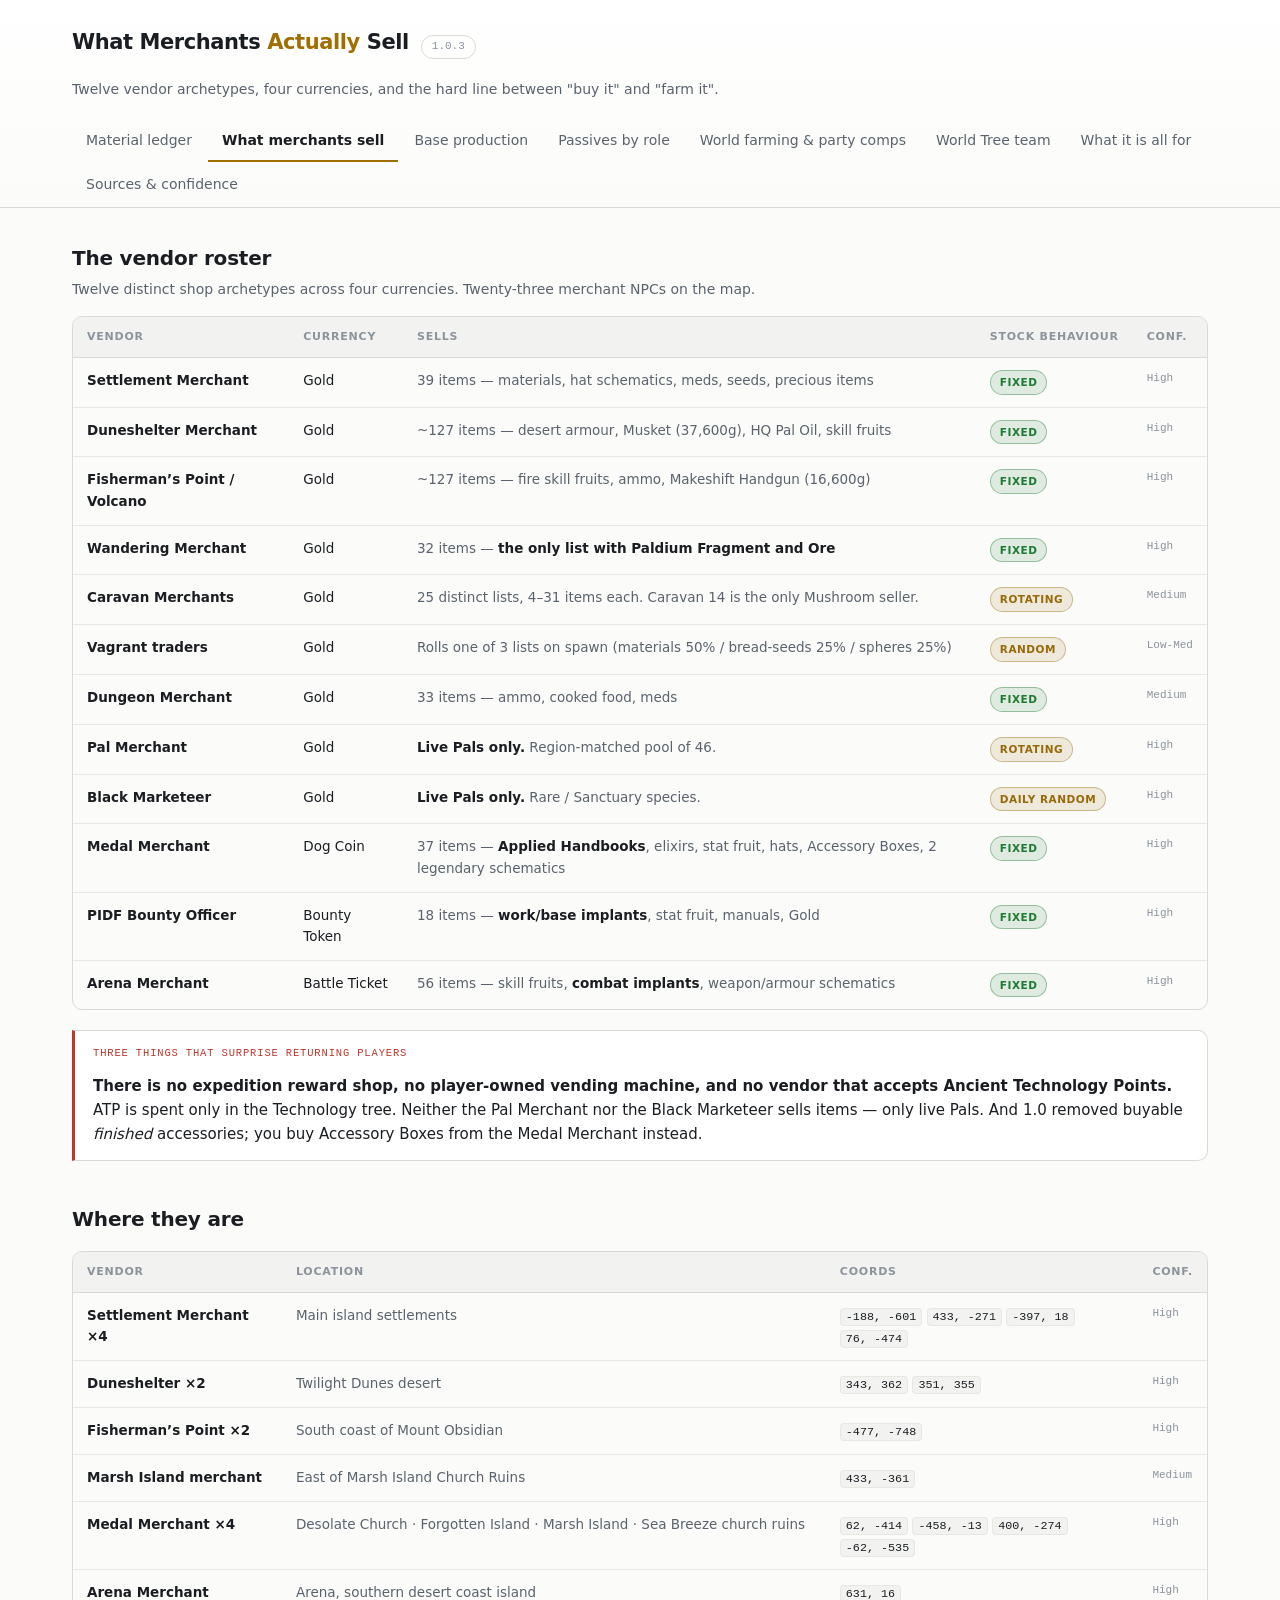
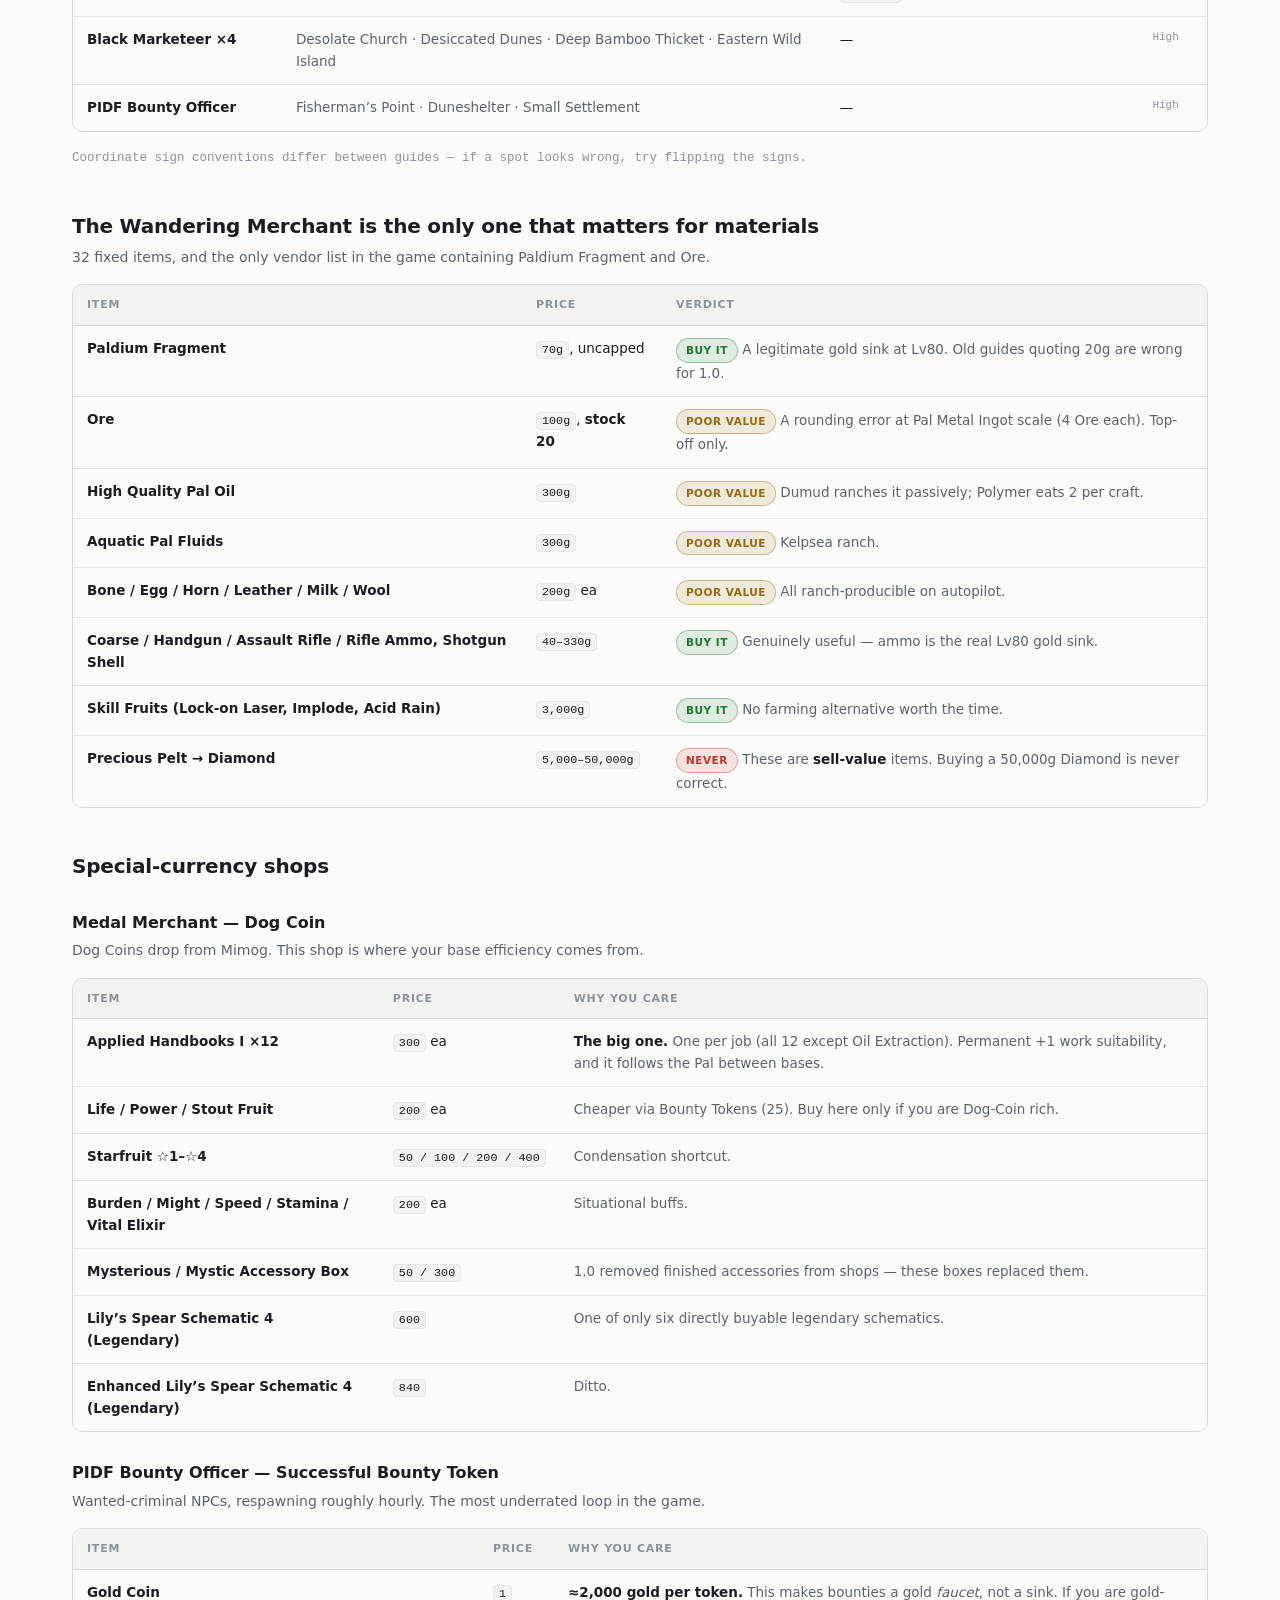
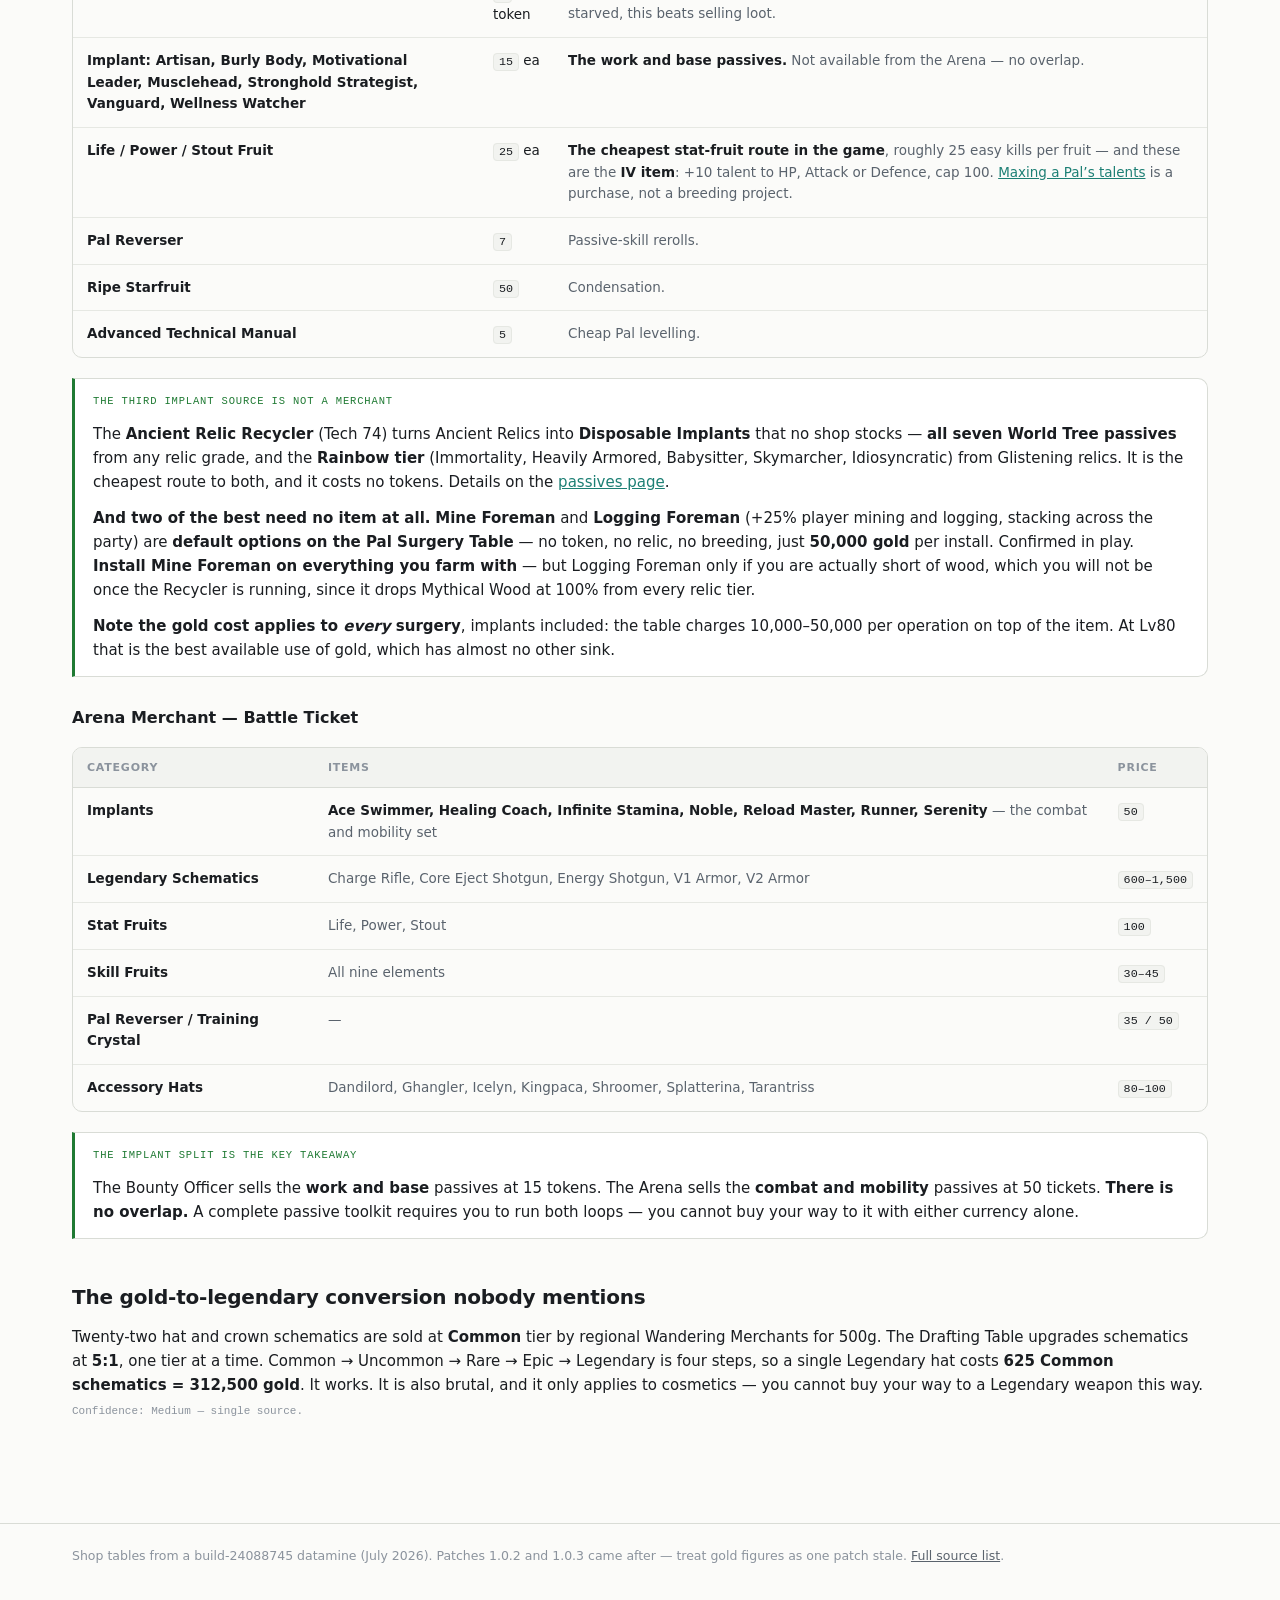
<file: merchants.html>
<!doctype html>
<html lang="en">
<head>
<meta charset="utf-8">
<meta name="viewport" content="width=device-width, initial-scale=1">
<title>What Merchants Actually Sell — Palworld 1.0</title>
<meta name="description" content="Every vendor archetype in Palworld 1.0, their currency, their stock, and the definitive list of what no merchant will ever sell you.">
<link rel="stylesheet" href="assets/style.css">
</head>
<body>

<header class="site">
  <div class="wrap">
    <div class="brand">
      <h1>What Merchants <span>Actually</span> Sell</h1>
      <span class="ver">1.0.3</span>
      <p class="lede">Twelve vendor archetypes, four currencies, and the hard line between "buy it" and "farm it".</p>
    </div>
    <nav class="site">
      <a href="index.html">Material ledger</a>
      <a href="merchants.html" class="on">What merchants sell</a>
      <a href="base-production.html">Base production</a>
      <a href="passives.html">Passives by role</a>
      <a href="world-farming.html">World farming &amp; party comps</a>
      <a href="world-tree-team.html">World Tree team</a>
      <a href="endgame-demand.html">What it is all for</a>
      <a href="sources.html">Sources &amp; confidence</a>
    </nav>
  </div>
</header>

<main>
<div class="wrap">

  <h2>The vendor roster</h2>
  <p class="sub">Twelve distinct shop archetypes across four currencies. Twenty-three merchant NPCs on the map.</p>

  <div class="scroll">
  <table>
    <thead><tr><th>Vendor</th><th>Currency</th><th>Sells</th><th>Stock behaviour</th><th>Conf.</th></tr></thead>
    <tbody>
      <tr><td class="mat">Settlement Merchant</td><td>Gold</td><td class="detail">39 items — materials, hat schematics, meds, seeds, precious items</td><td><span class="pill yes">Fixed</span></td><td class="conf">High</td></tr>
      <tr><td class="mat">Duneshelter Merchant</td><td>Gold</td><td class="detail">~127 items — desert armour, Musket (37,600g), HQ Pal Oil, skill fruits</td><td><span class="pill yes">Fixed</span></td><td class="conf">High</td></tr>
      <tr><td class="mat">Fisherman&rsquo;s Point / Volcano</td><td>Gold</td><td class="detail">~127 items — fire skill fruits, ammo, Makeshift Handgun (16,600g)</td><td><span class="pill yes">Fixed</span></td><td class="conf">High</td></tr>
      <tr><td class="mat">Wandering Merchant</td><td>Gold</td><td class="detail">32 items — <strong>the only list with Paldium Fragment and Ore</strong></td><td><span class="pill yes">Fixed</span></td><td class="conf">High</td></tr>
      <tr><td class="mat">Caravan Merchants</td><td>Gold</td><td class="detail">25 distinct lists, 4–31 items each. Caravan 14 is the only Mushroom seller.</td><td><span class="pill rotate">Rotating</span></td><td class="conf">Medium</td></tr>
      <tr><td class="mat">Vagrant traders</td><td>Gold</td><td class="detail">Rolls one of 3 lists on spawn (materials 50% / bread-seeds 25% / spheres 25%)</td><td><span class="pill rotate">Random</span></td><td class="conf">Low-Med</td></tr>
      <tr><td class="mat">Dungeon Merchant</td><td>Gold</td><td class="detail">33 items — ammo, cooked food, meds</td><td><span class="pill yes">Fixed</span></td><td class="conf">Medium</td></tr>
      <tr><td class="mat">Pal Merchant</td><td>Gold</td><td class="detail"><strong>Live Pals only.</strong> Region-matched pool of 46.</td><td><span class="pill rotate">Rotating</span></td><td class="conf">High</td></tr>
      <tr><td class="mat">Black Marketeer</td><td>Gold</td><td class="detail"><strong>Live Pals only.</strong> Rare / Sanctuary species.</td><td><span class="pill rotate">Daily random</span></td><td class="conf">High</td></tr>
      <tr><td class="mat">Medal Merchant</td><td>Dog Coin</td><td class="detail">37 items — <strong>Applied Handbooks</strong>, elixirs, stat fruit, hats, Accessory Boxes, 2 legendary schematics</td><td><span class="pill yes">Fixed</span></td><td class="conf">High</td></tr>
      <tr><td class="mat">PIDF Bounty Officer</td><td>Bounty Token</td><td class="detail">18 items — <strong>work/base implants</strong>, stat fruit, manuals, Gold</td><td><span class="pill yes">Fixed</span></td><td class="conf">High</td></tr>
      <tr><td class="mat">Arena Merchant</td><td>Battle Ticket</td><td class="detail">56 items — skill fruits, <strong>combat implants</strong>, weapon/armour schematics</td><td><span class="pill yes">Fixed</span></td><td class="conf">High</td></tr>
    </tbody>
  </table>
  </div>

  <div class="callout warn">
    <span class="tag">Three things that surprise returning players</span>
    <p><strong>There is no expedition reward shop, no player-owned vending machine, and no vendor that accepts Ancient Technology Points.</strong> ATP is spent only in the Technology tree. Neither the Pal Merchant nor the Black Marketeer sells items — only live Pals. And 1.0 removed buyable <em>finished</em> accessories; you buy Accessory Boxes from the Medal Merchant instead.</p>
  </div>

  <h2>Where they are</h2>
  <div class="scroll">
  <table>
    <thead><tr><th>Vendor</th><th>Location</th><th>Coords</th><th>Conf.</th></tr></thead>
    <tbody>
      <tr><td class="mat">Settlement Merchant &times;4</td><td class="detail">Main island settlements</td><td><code>-188, -601</code> <code>433, -271</code> <code>-397, 18</code> <code>76, -474</code></td><td class="conf">High</td></tr>
      <tr><td class="mat">Duneshelter &times;2</td><td class="detail">Twilight Dunes desert</td><td><code>343, 362</code> <code>351, 355</code></td><td class="conf">High</td></tr>
      <tr><td class="mat">Fisherman&rsquo;s Point &times;2</td><td class="detail">South coast of Mount Obsidian</td><td><code>-477, -748</code></td><td class="conf">High</td></tr>
      <tr><td class="mat">Marsh Island merchant</td><td class="detail">East of Marsh Island Church Ruins</td><td><code>433, -361</code></td><td class="conf">Medium</td></tr>
      <tr><td class="mat">Medal Merchant &times;4</td><td class="detail">Desolate Church &middot; Forgotten Island &middot; Marsh Island &middot; Sea Breeze church ruins</td><td><code>62, -414</code> <code>-458, -13</code> <code>400, -274</code> <code>-62, -535</code></td><td class="conf">High</td></tr>
      <tr><td class="mat">Arena Merchant</td><td class="detail">Arena, southern desert coast island</td><td><code>631, 16</code></td><td class="conf">High</td></tr>
      <tr><td class="mat">Black Marketeer &times;4</td><td class="detail">Desolate Church &middot; Desiccated Dunes &middot; Deep Bamboo Thicket &middot; Eastern Wild Island</td><td>—</td><td class="conf">High</td></tr>
      <tr><td class="mat">PIDF Bounty Officer</td><td class="detail">Fisherman&rsquo;s Point &middot; Duneshelter &middot; Small Settlement</td><td>—</td><td class="conf">High</td></tr>
    </tbody>
  </table>
  </div>
  <p class="count">Coordinate sign conventions differ between guides — if a spot looks wrong, try flipping the signs.</p>

  <h2>The Wandering Merchant is the only one that matters for materials</h2>
  <p class="sub">32 fixed items, and the only vendor list in the game containing Paldium Fragment and Ore.</p>
  <div class="scroll">
  <table>
    <thead><tr><th>Item</th><th>Price</th><th>Verdict</th></tr></thead>
    <tbody>
      <tr><td class="mat">Paldium Fragment</td><td><code>70g</code>, uncapped</td><td class="detail"><span class="pill yes">Buy it</span> A legitimate gold sink at Lv80. Old guides quoting 20g are wrong for 1.0.</td></tr>
      <tr><td class="mat">Ore</td><td><code>100g</code>, <strong>stock 20</strong></td><td class="detail"><span class="pill poor">Poor value</span> A rounding error at Pal Metal Ingot scale (4 Ore each). Top-off only.</td></tr>
      <tr><td class="mat">High Quality Pal Oil</td><td><code>300g</code></td><td class="detail"><span class="pill poor">Poor value</span> Dumud ranches it passively; Polymer eats 2 per craft.</td></tr>
      <tr><td class="mat">Aquatic Pal Fluids</td><td><code>300g</code></td><td class="detail"><span class="pill poor">Poor value</span> Kelpsea ranch.</td></tr>
      <tr><td class="mat">Bone / Egg / Horn / Leather / Milk / Wool</td><td><code>200g</code> ea</td><td class="detail"><span class="pill poor">Poor value</span> All ranch-producible on autopilot.</td></tr>
      <tr><td class="mat">Coarse / Handgun / Assault Rifle / Rifle Ammo, Shotgun Shell</td><td><code>40–330g</code></td><td class="detail"><span class="pill yes">Buy it</span> Genuinely useful — ammo is the real Lv80 gold sink.</td></tr>
      <tr><td class="mat">Skill Fruits (Lock-on Laser, Implode, Acid Rain)</td><td><code>3,000g</code></td><td class="detail"><span class="pill yes">Buy it</span> No farming alternative worth the time.</td></tr>
      <tr><td class="mat">Precious Pelt &rarr; Diamond</td><td><code>5,000–50,000g</code></td><td class="detail"><span class="pill no">Never</span> These are <strong>sell-value</strong> items. Buying a 50,000g Diamond is never correct.</td></tr>
    </tbody>
  </table>
  </div>

  <h2>Special-currency shops</h2>

  <h3>Medal Merchant &mdash; Dog Coin</h3>
  <p class="sub">Dog Coins drop from Mimog. This shop is where your base efficiency comes from.</p>
  <div class="scroll">
  <table>
    <thead><tr><th>Item</th><th>Price</th><th>Why you care</th></tr></thead>
    <tbody>
      <tr><td class="mat">Applied Handbooks I &times;12</td><td><code>300</code> ea</td><td class="detail"><strong>The big one.</strong> One per job (all 12 except Oil Extraction). Permanent +1 work suitability, and it follows the Pal between bases.</td></tr>
      <tr><td class="mat">Life / Power / Stout Fruit</td><td><code>200</code> ea</td><td class="detail">Cheaper via Bounty Tokens (25). Buy here only if you are Dog-Coin rich.</td></tr>
      <tr><td class="mat">Starfruit ☆1–☆4</td><td><code>50 / 100 / 200 / 400</code></td><td class="detail">Condensation shortcut.</td></tr>
      <tr><td class="mat">Burden / Might / Speed / Stamina / Vital Elixir</td><td><code>200</code> ea</td><td class="detail">Situational buffs.</td></tr>
      <tr><td class="mat">Mysterious / Mystic Accessory Box</td><td><code>50 / 300</code></td><td class="detail">1.0 removed finished accessories from shops — these boxes replaced them.</td></tr>
      <tr><td class="mat">Lily&rsquo;s Spear Schematic 4 (Legendary)</td><td><code>600</code></td><td class="detail">One of only six directly buyable legendary schematics.</td></tr>
      <tr><td class="mat">Enhanced Lily&rsquo;s Spear Schematic 4 (Legendary)</td><td><code>840</code></td><td class="detail">Ditto.</td></tr>
    </tbody>
  </table>
  </div>

  <h3>PIDF Bounty Officer &mdash; Successful Bounty Token</h3>
  <p class="sub">Wanted-criminal NPCs, respawning roughly hourly. The most underrated loop in the game.</p>
  <div class="scroll">
  <table>
    <thead><tr><th>Item</th><th>Price</th><th>Why you care</th></tr></thead>
    <tbody>
      <tr><td class="mat">Gold Coin</td><td><code>1</code> token</td><td class="detail"><strong>≈2,000 gold per token.</strong> This makes bounties a gold <em>faucet</em>, not a sink. If you are gold-starved, this beats selling loot.</td></tr>
      <tr><td class="mat">Implant: Artisan, Burly Body, Motivational Leader, Musclehead, Stronghold Strategist, Vanguard, Wellness Watcher</td><td><code>15</code> ea</td><td class="detail"><strong>The work and base passives.</strong> Not available from the Arena — no overlap.</td></tr>
      <tr><td class="mat">Life / Power / Stout Fruit</td><td><code>25</code> ea</td><td class="detail"><strong>The cheapest stat-fruit route in the game</strong>, roughly 25 easy kills per fruit &mdash; and these are the <strong>IV item</strong>: +10 talent to HP, Attack or Defence, cap 100. <a href="passives.html#ivs">Maxing a Pal&rsquo;s talents</a> is a purchase, not a breeding project.</td></tr>
      <tr><td class="mat">Pal Reverser</td><td><code>7</code></td><td class="detail">Passive-skill rerolls.</td></tr>
      <tr><td class="mat">Ripe Starfruit</td><td><code>50</code></td><td class="detail">Condensation.</td></tr>
      <tr><td class="mat">Advanced Technical Manual</td><td><code>5</code></td><td class="detail">Cheap Pal levelling.</td></tr>
    </tbody>
  </table>
  </div>
  <div class="callout good">
    <span class="tag">The third implant source is not a merchant</span>
    <p>The <strong>Ancient Relic Recycler</strong> (Tech 74) turns Ancient Relics into <strong>Disposable Implants</strong> that no shop stocks &mdash; <strong>all seven World Tree passives</strong> from any relic grade, and the <strong>Rainbow tier</strong> (Immortality, Heavily Armored, Babysitter, Skymarcher, Idiosyncratic) from Glistening relics. It is the cheapest route to both, and it costs no tokens. Details on the <a href="passives.html#acquire">passives page</a>.</p>
    <p><strong>And two of the best need no item at all.</strong> <strong>Mine Foreman</strong> and <strong>Logging Foreman</strong> (+25% player mining and logging, stacking across the party) are <strong>default options on the Pal Surgery Table</strong> &mdash; no token, no relic, no breeding, just <strong>50,000 gold</strong> per install. Confirmed in play. <strong>Install Mine Foreman on everything you farm with</strong> &mdash; but Logging Foreman only if you are actually short of wood, which you will not be once the Recycler is running, since it drops Mythical Wood at 100% from every relic tier.</p>
    <p><strong>Note the gold cost applies to <em>every</em> surgery</strong>, implants included: the table charges 10,000&ndash;50,000 per operation on top of the item. At Lv80 that is the best available use of gold, which has almost no other sink.</p>
  </div>


  <h3>Arena Merchant &mdash; Battle Ticket</h3>
  <div class="scroll">
  <table>
    <thead><tr><th>Category</th><th>Items</th><th>Price</th></tr></thead>
    <tbody>
      <tr><td class="mat">Implants</td><td class="detail"><strong>Ace Swimmer, Healing Coach, Infinite Stamina, Noble, Reload Master, Runner, Serenity</strong> — the combat and mobility set</td><td><code>50</code></td></tr>
      <tr><td class="mat">Legendary Schematics</td><td class="detail">Charge Rifle, Core Eject Shotgun, Energy Shotgun, V1 Armor, V2 Armor</td><td><code>600–1,500</code></td></tr>
      <tr><td class="mat">Stat Fruits</td><td class="detail">Life, Power, Stout</td><td><code>100</code></td></tr>
      <tr><td class="mat">Skill Fruits</td><td class="detail">All nine elements</td><td><code>30–45</code></td></tr>
      <tr><td class="mat">Pal Reverser / Training Crystal</td><td class="detail">—</td><td><code>35 / 50</code></td></tr>
      <tr><td class="mat">Accessory Hats</td><td class="detail">Dandilord, Ghangler, Icelyn, Kingpaca, Shroomer, Splatterina, Tarantriss</td><td><code>80–100</code></td></tr>
    </tbody>
  </table>
  </div>

  <div class="callout good">
    <span class="tag">The implant split is the key takeaway</span>
    <p>The Bounty Officer sells the <strong>work and base</strong> passives at 15 tokens. The Arena sells the <strong>combat and mobility</strong> passives at 50 tickets. <strong>There is no overlap.</strong> A complete passive toolkit requires you to run both loops — you cannot buy your way to it with either currency alone.</p>
  </div>

  <h2>The gold-to-legendary conversion nobody mentions</h2>
  <p>Twenty-two hat and crown schematics are sold at <strong>Common</strong> tier by regional Wandering Merchants for 500g. The Drafting Table upgrades schematics at <strong>5:1</strong>, one tier at a time. Common &rarr; Uncommon &rarr; Rare &rarr; Epic &rarr; Legendary is four steps, so a single Legendary hat costs <strong>625 Common schematics = 312,500 gold</strong>. It works. It is also brutal, and it only applies to cosmetics — you cannot buy your way to a Legendary weapon this way. <span class="conf">Confidence: Medium — single source.</span></p>

</div>
</main>

<footer class="site">
  <div class="wrap">Shop tables from a build-24088745 datamine (July 2026). Patches 1.0.2 and 1.0.3 came after — treat gold figures as one patch stale. <a href="sources.html">Full source list</a>.</div>
</footer>

</body>
</html>
</file>
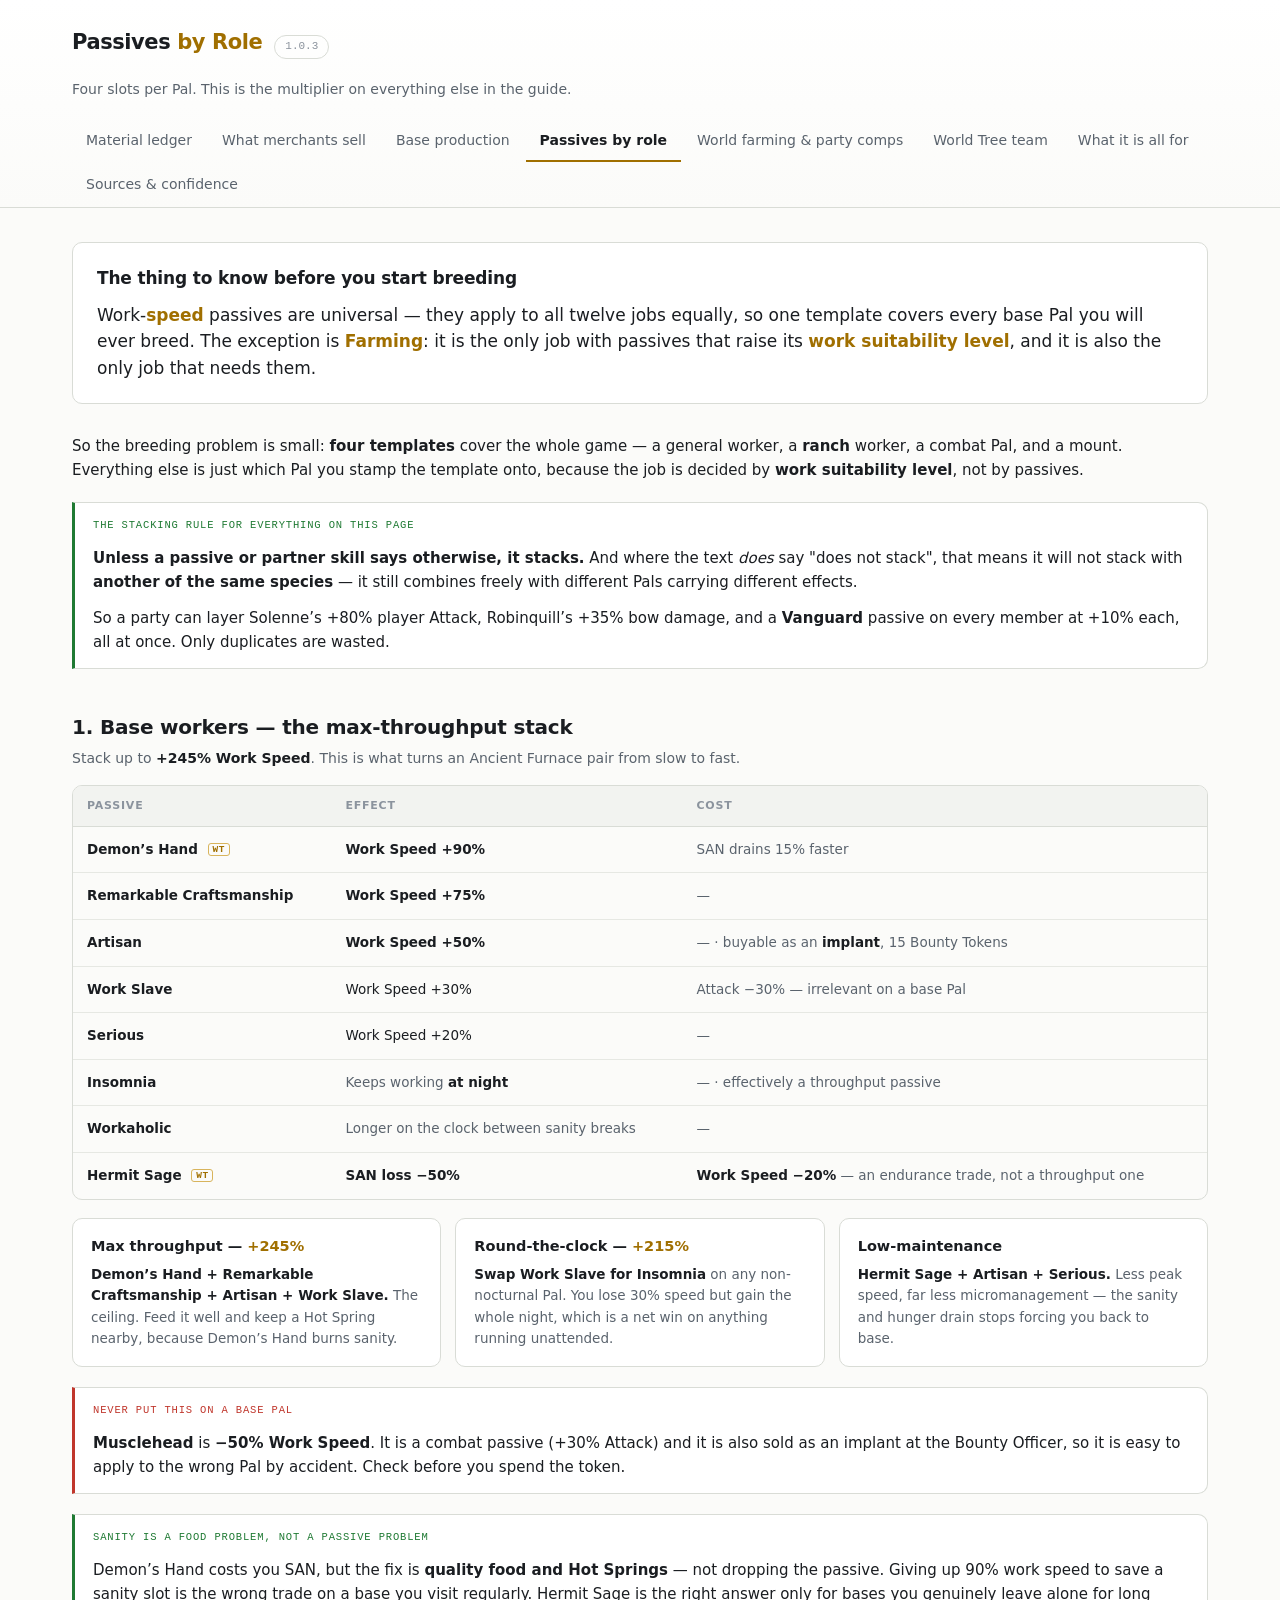
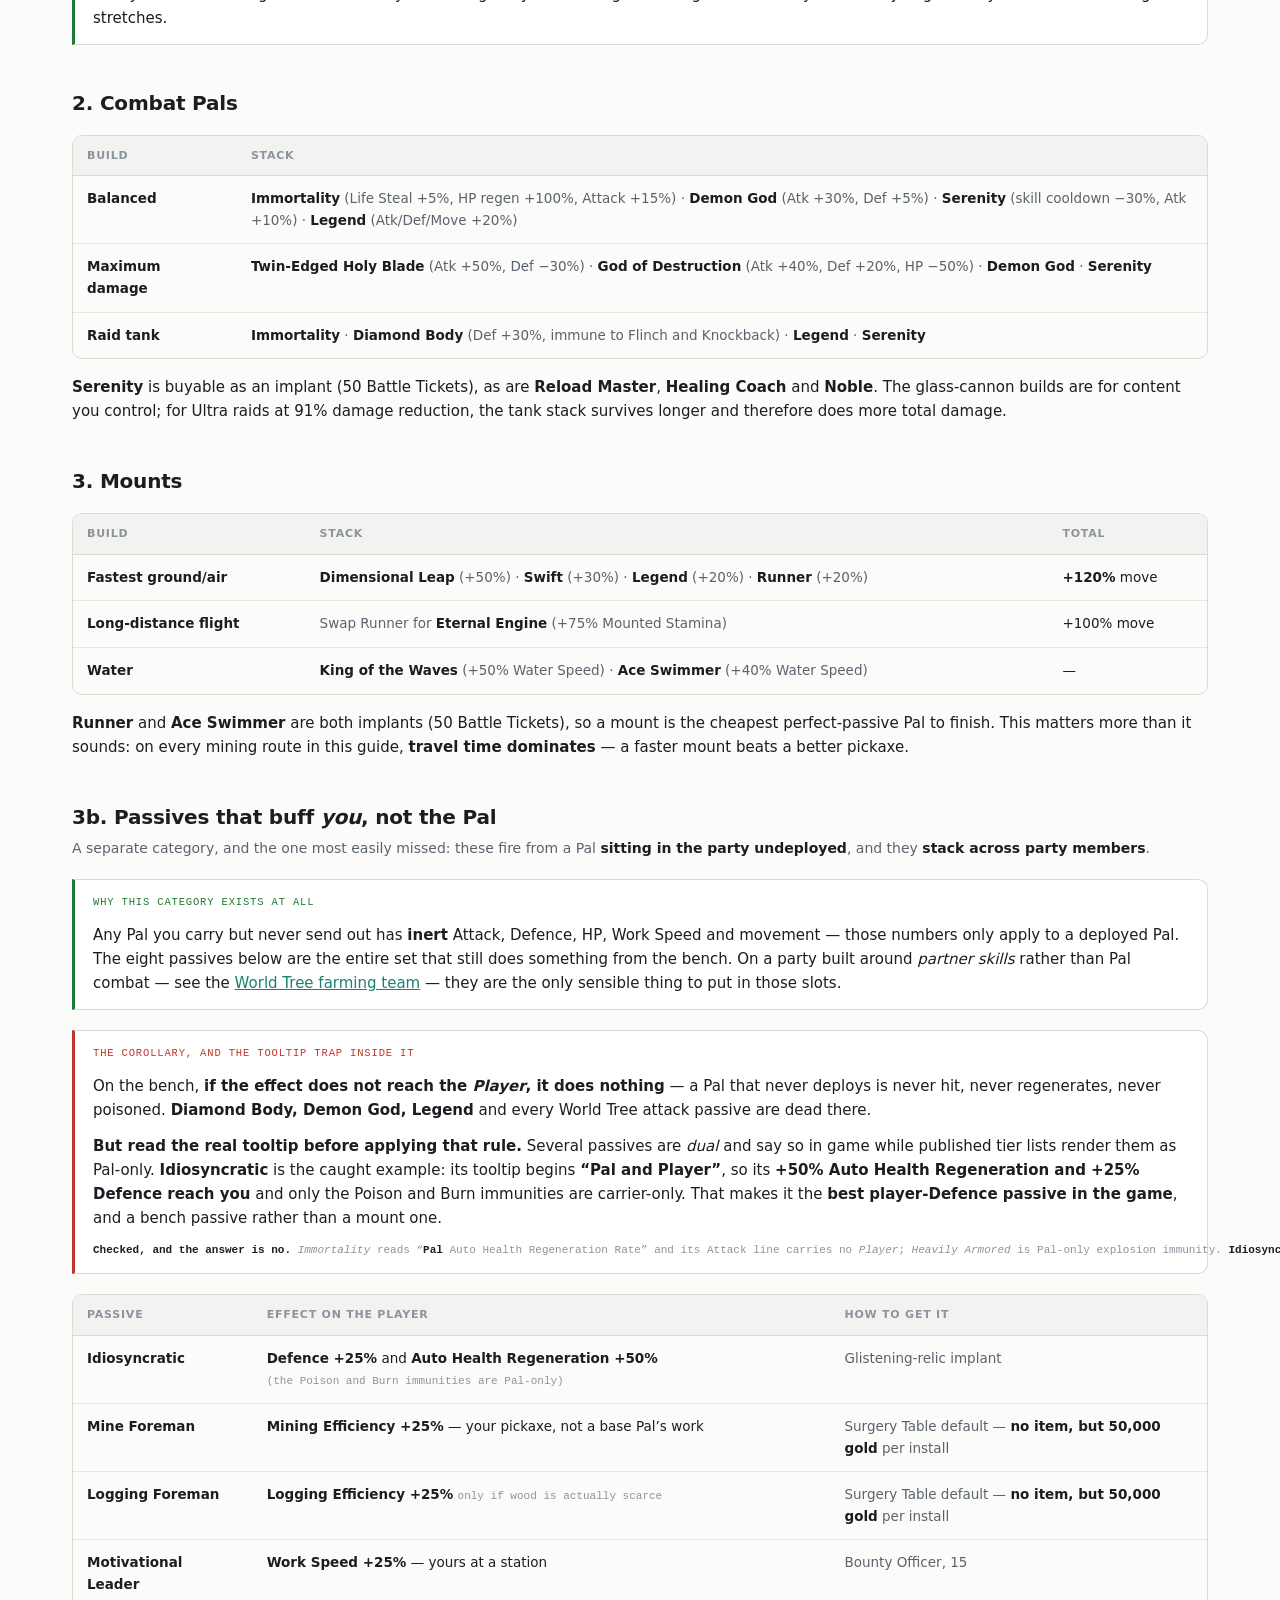
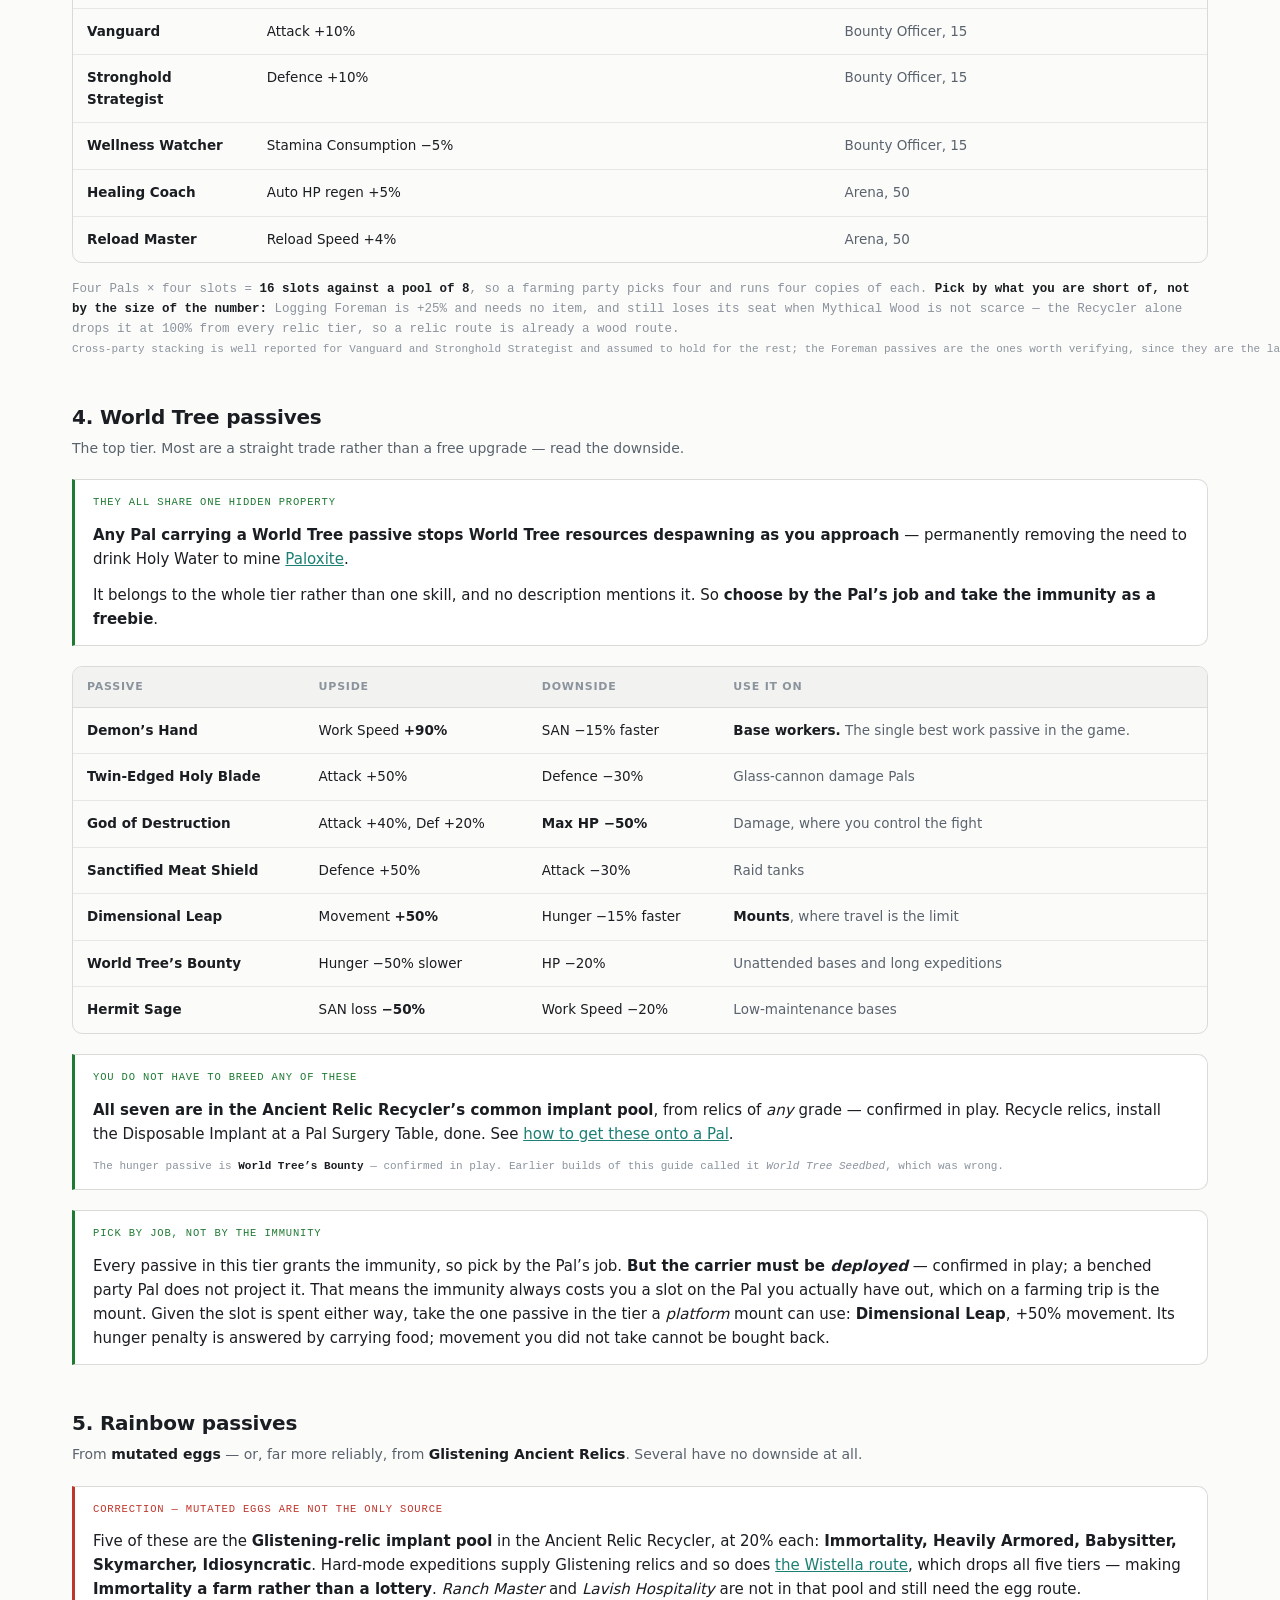
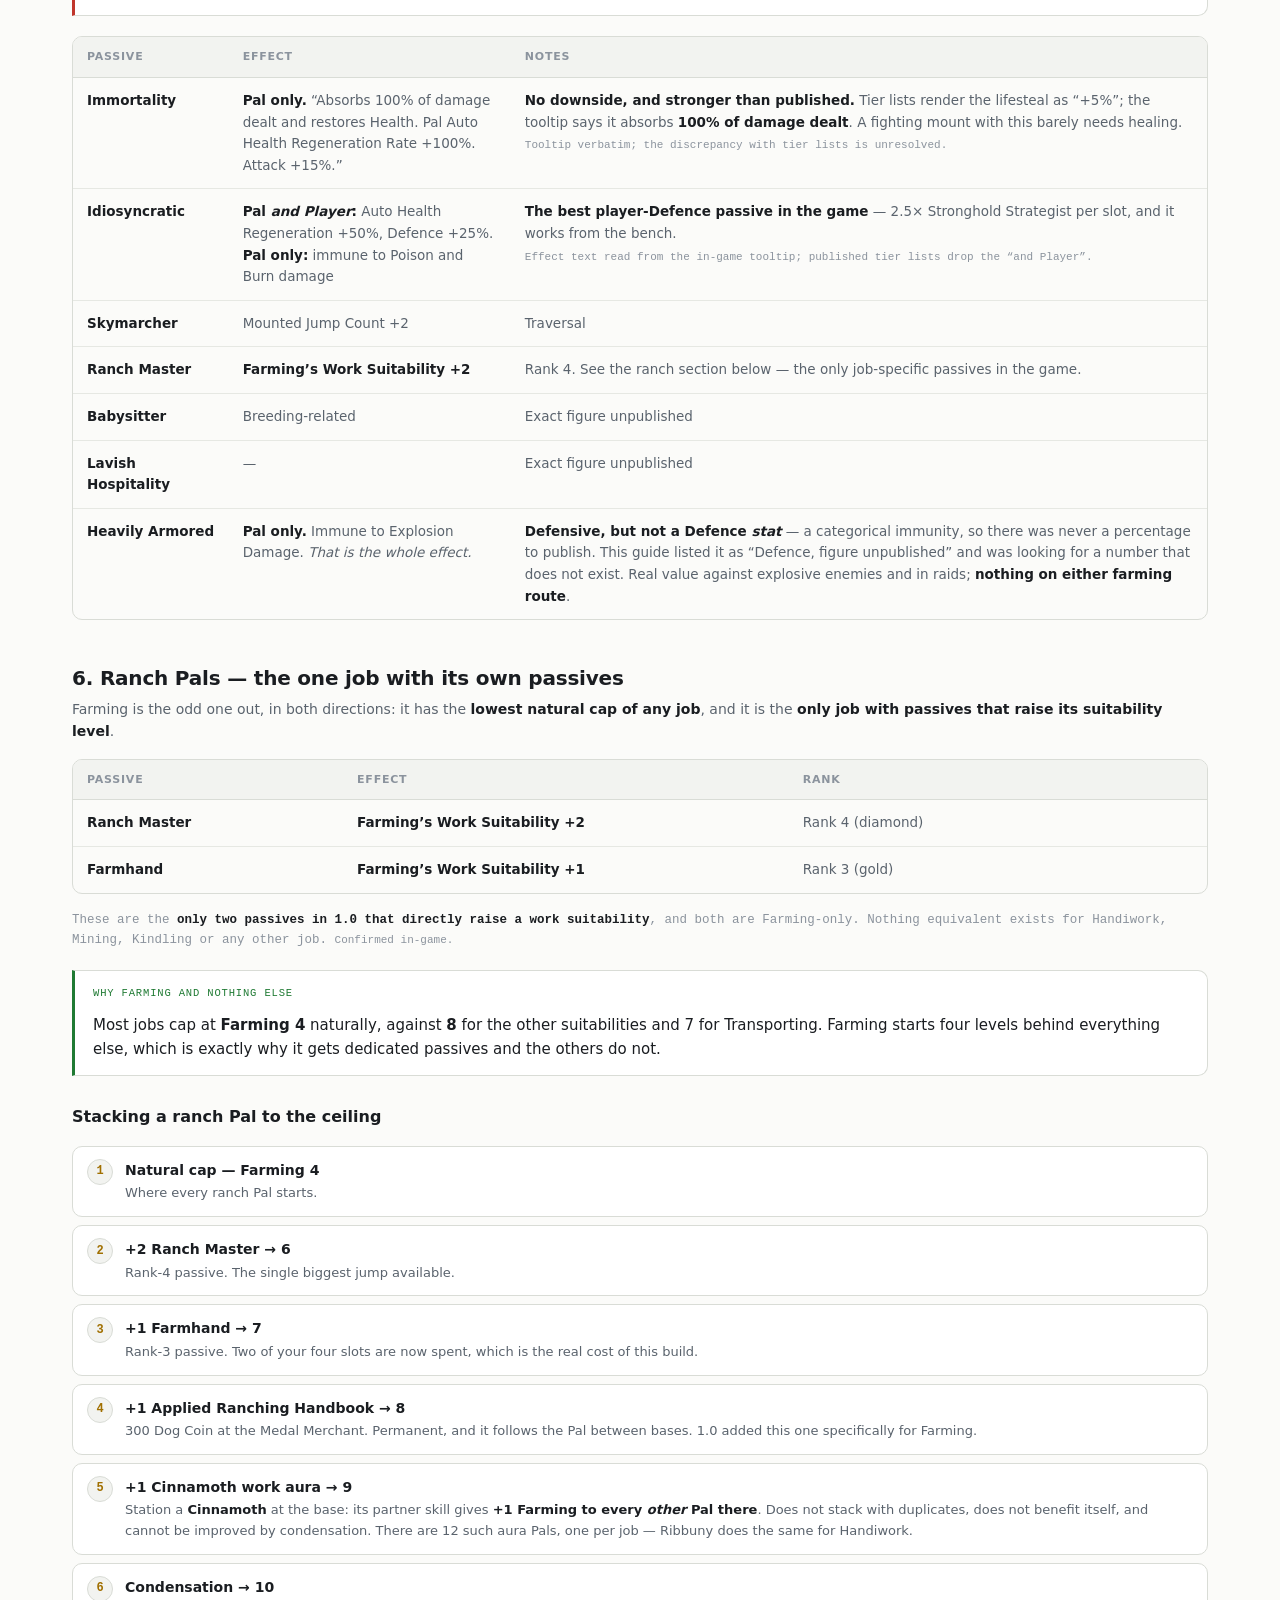
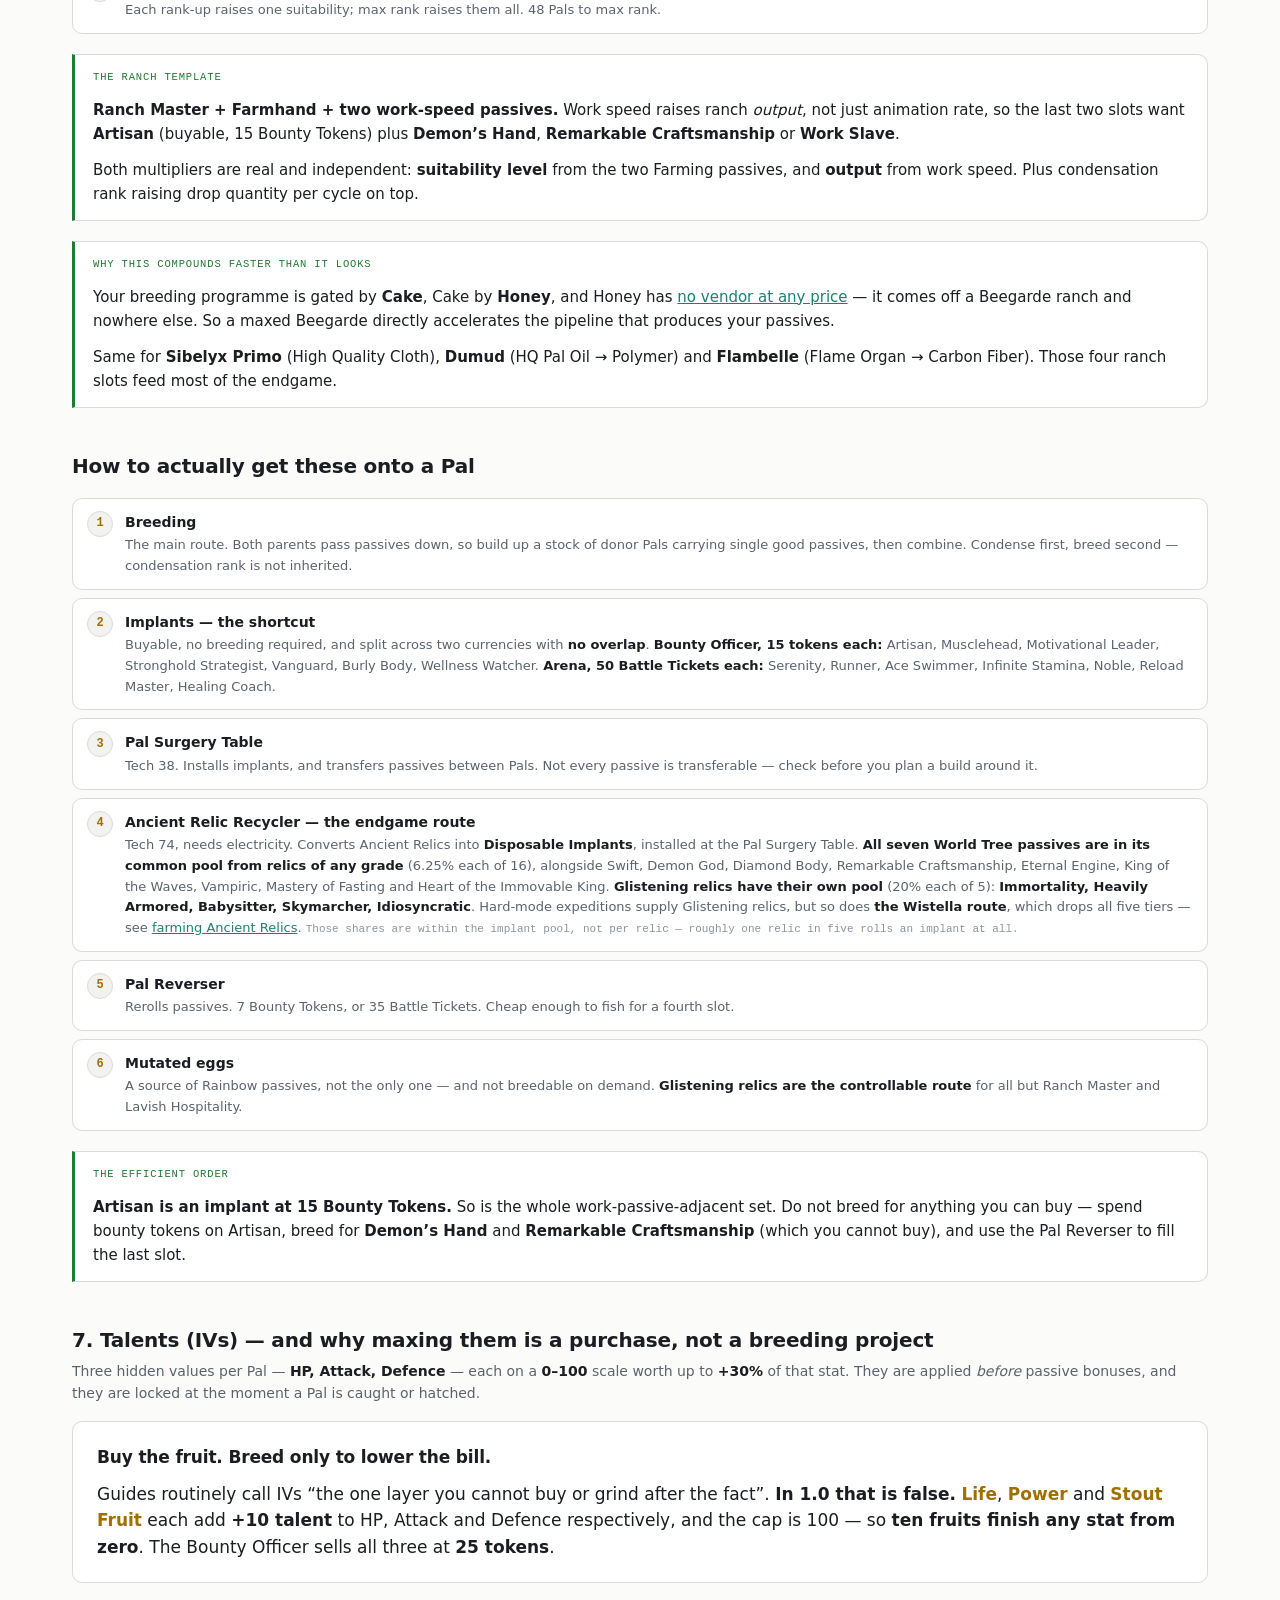
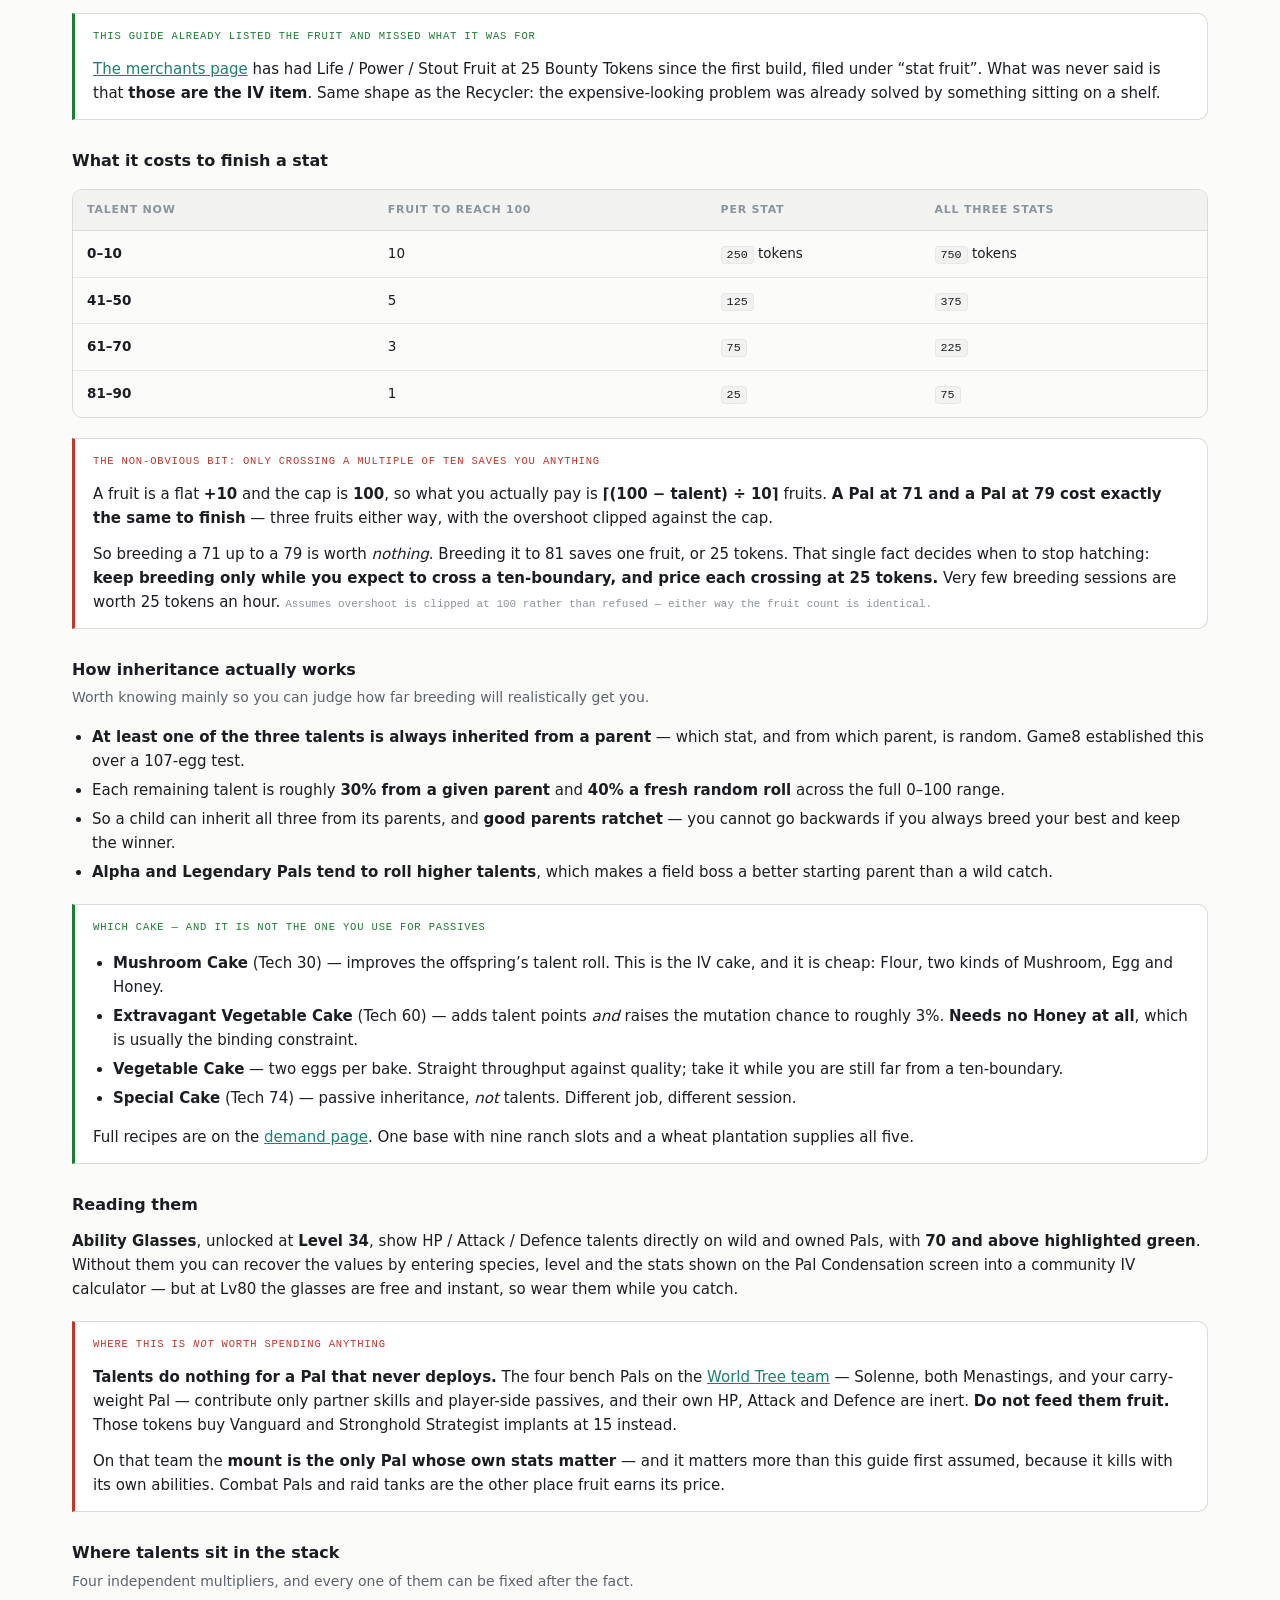
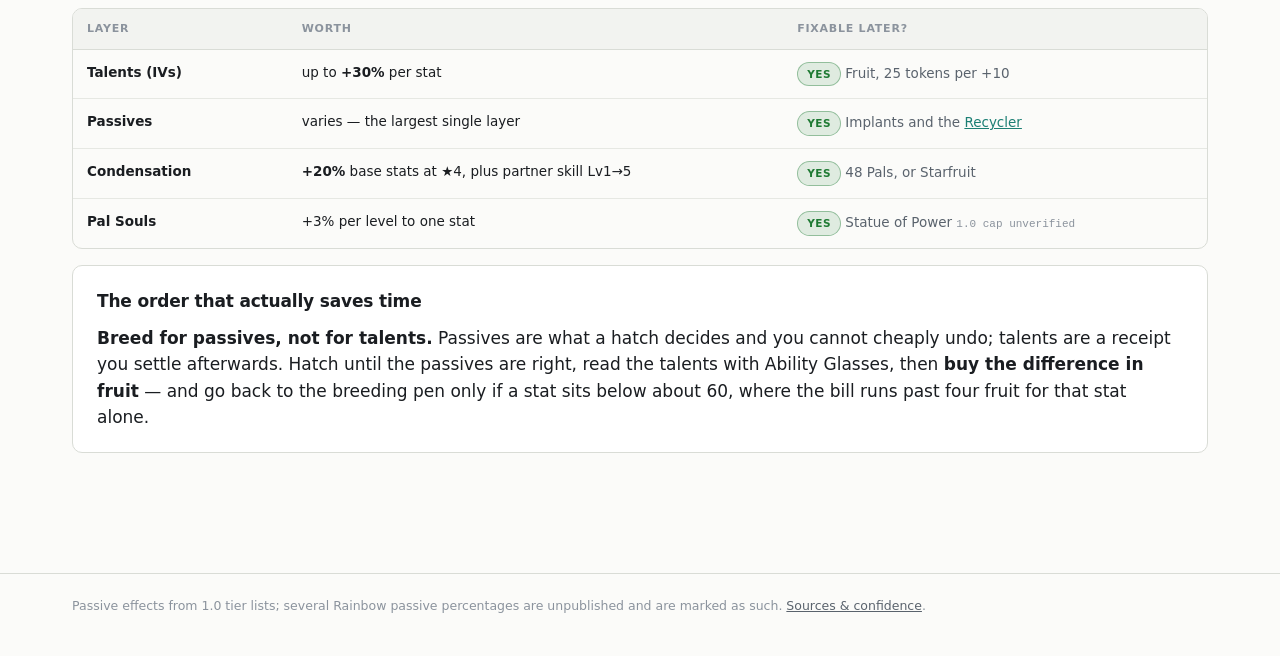
<file: passives.html>
<!doctype html>
<html lang="en">
<head>
<meta charset="utf-8">
<meta name="viewport" content="width=device-width, initial-scale=1">
<title>Passives by Role — Palworld 1.0</title>
<meta name="description" content="The passive skill stacks that matter in Palworld 1.0, how to max a Pal&rsquo;s talents (IVs) — work, combat, mount and ranch — plus World Tree and Rainbow passives and how to get them onto the Pal you want.">
<link rel="stylesheet" href="assets/style.css">
</head>
<body>

<header class="site">
  <div class="wrap">
    <div class="brand">
      <h1>Passives <span>by Role</span></h1>
      <span class="ver">1.0.3</span>
      <p class="lede">Four slots per Pal. This is the multiplier on everything else in the guide.</p>
    </div>
    <nav class="site">
      <a href="index.html">Material ledger</a>
      <a href="merchants.html">What merchants sell</a>
      <a href="base-production.html">Base production</a>
      <a href="passives.html" class="on">Passives by role</a>
      <a href="world-farming.html">World farming &amp; party comps</a>
      <a href="world-tree-team.html">World Tree team</a>
      <a href="endgame-demand.html">What it is all for</a>
      <a href="sources.html">Sources &amp; confidence</a>
    </nav>
  </div>
</header>

<main>
<div class="wrap">

  <div class="answer">
    <h2>The thing to know before you start breeding</h2>
    <p class="big">Work-<em>speed</em> passives are universal &mdash; they apply to all twelve jobs equally, so one template covers every base Pal you will ever breed. The exception is <em>Farming</em>: it is the only job with passives that raise its <em>work suitability level</em>, and it is also the only job that needs them.</p>
  </div>

  <p>So the breeding problem is small: <strong>four templates</strong> cover the whole game &mdash; a general worker, a <strong>ranch</strong> worker, a combat Pal, and a mount. Everything else is just which Pal you stamp the template onto, because the job is decided by <strong>work suitability level</strong>, not by passives.</p>

  <div class="callout good">
    <span class="tag">The stacking rule for everything on this page</span>
    <p><strong>Unless a passive or partner skill says otherwise, it stacks.</strong> And where the text <em>does</em> say "does not stack", that means it will not stack with <strong>another of the same species</strong> &mdash; it still combines freely with different Pals carrying different effects.</p>
    <p>So a party can layer Solenne&rsquo;s +80% player Attack, Robinquill&rsquo;s +35% bow damage, and a <strong>Vanguard</strong> passive on every member at +10% each, all at once. Only duplicates are wasted.</p>
  </div>

  <h2>1. Base workers &mdash; the max-throughput stack</h2>
  <p class="sub">Stack up to <strong>+245% Work Speed</strong>. This is what turns an Ancient Furnace pair from slow to fast.</p>

  <div class="scroll">
  <table>
    <thead><tr><th>Passive</th><th>Effect</th><th>Cost</th></tr></thead>
    <tbody>
      <tr><td class="mat">Demon&rsquo;s Hand <span class="new">WT</span></td><td><strong>Work Speed +90%</strong></td><td class="detail">SAN drains 15% faster</td></tr>
      <tr><td class="mat">Remarkable Craftsmanship</td><td><strong>Work Speed +75%</strong></td><td class="detail">—</td></tr>
      <tr><td class="mat">Artisan</td><td><strong>Work Speed +50%</strong></td><td class="detail">— &middot; buyable as an <strong>implant</strong>, 15 Bounty Tokens</td></tr>
      <tr><td class="mat">Work Slave</td><td>Work Speed +30%</td><td class="detail">Attack &minus;30% — irrelevant on a base Pal</td></tr>
      <tr><td class="mat">Serious</td><td>Work Speed +20%</td><td class="detail">—</td></tr>
      <tr><td class="mat">Insomnia</td><td class="detail">Keeps working <strong>at night</strong></td><td class="detail">— &middot; effectively a throughput passive</td></tr>
      <tr><td class="mat">Workaholic</td><td class="detail">Longer on the clock between sanity breaks</td><td class="detail">—</td></tr>
      <tr><td class="mat">Hermit Sage <span class="new">WT</span></td><td class="detail"><strong>SAN loss &minus;50%</strong></td><td class="detail"><strong>Work Speed &minus;20%</strong> — an endurance trade, not a throughput one</td></tr>
    </tbody>
  </table>
  </div>

  <div class="cards">
    <div class="card">
      <h4>Max throughput &mdash; <span class="who">+245%</span></h4>
      <p><strong>Demon&rsquo;s Hand + Remarkable Craftsmanship + Artisan + Work Slave.</strong> The ceiling. Feed it well and keep a Hot Spring nearby, because Demon&rsquo;s Hand burns sanity.</p>
    </div>
    <div class="card">
      <h4>Round-the-clock &mdash; <span class="who">+215%</span></h4>
      <p><strong>Swap Work Slave for Insomnia</strong> on any non-nocturnal Pal. You lose 30% speed but gain the whole night, which is a net win on anything running unattended.</p>
    </div>
    <div class="card">
      <h4>Low-maintenance</h4>
      <p><strong>Hermit Sage + Artisan + Serious.</strong> Less peak speed, far less micromanagement — the sanity and hunger drain stops forcing you back to base.</p>
    </div>
  </div>

  <div class="callout warn">
    <span class="tag">Never put this on a base Pal</span>
    <p><strong>Musclehead</strong> is <strong>&minus;50% Work Speed</strong>. It is a combat passive (+30% Attack) and it is also sold as an implant at the Bounty Officer, so it is easy to apply to the wrong Pal by accident. Check before you spend the token.</p>
  </div>

  <div class="callout good">
    <span class="tag">Sanity is a food problem, not a passive problem</span>
    <p>Demon&rsquo;s Hand costs you SAN, but the fix is <strong>quality food and Hot Springs</strong> — not dropping the passive. Giving up 90% work speed to save a sanity slot is the wrong trade on a base you visit regularly. Hermit Sage is the right answer only for bases you genuinely leave alone for long stretches.</p>
  </div>

  <h2>2. Combat Pals</h2>
  <div class="scroll">
  <table>
    <thead><tr><th>Build</th><th>Stack</th></tr></thead>
    <tbody>
      <tr>
        <td class="mat">Balanced</td>
        <td class="detail"><strong>Immortality</strong> (Life Steal +5%, HP regen +100%, Attack +15%) &middot; <strong>Demon God</strong> (Atk +30%, Def +5%) &middot; <strong>Serenity</strong> (skill cooldown &minus;30%, Atk +10%) &middot; <strong>Legend</strong> (Atk/Def/Move +20%)</td>
      </tr>
      <tr>
        <td class="mat">Maximum damage</td>
        <td class="detail"><strong>Twin-Edged Holy Blade</strong> (Atk +50%, Def &minus;30%) &middot; <strong>God of Destruction</strong> (Atk +40%, Def +20%, HP &minus;50%) &middot; <strong>Demon God</strong> &middot; <strong>Serenity</strong></td>
      </tr>
      <tr>
        <td class="mat">Raid tank</td>
        <td class="detail"><strong>Immortality</strong> &middot; <strong>Diamond Body</strong> (Def +30%, immune to Flinch and Knockback) &middot; <strong>Legend</strong> &middot; <strong>Serenity</strong></td>
      </tr>
    </tbody>
  </table>
  </div>
  <p><strong>Serenity</strong> is buyable as an implant (50 Battle Tickets), as are <strong>Reload Master</strong>, <strong>Healing Coach</strong> and <strong>Noble</strong>. The glass-cannon builds are for content you control; for Ultra raids at 91% damage reduction, the tank stack survives longer and therefore does more total damage.</p>

  <h2>3. Mounts</h2>
  <div class="scroll">
  <table>
    <thead><tr><th>Build</th><th>Stack</th><th>Total</th></tr></thead>
    <tbody>
      <tr><td class="mat">Fastest ground/air</td><td class="detail"><strong>Dimensional Leap</strong> (+50%) &middot; <strong>Swift</strong> (+30%) &middot; <strong>Legend</strong> (+20%) &middot; <strong>Runner</strong> (+20%)</td><td><strong>+120%</strong> move</td></tr>
      <tr><td class="mat">Long-distance flight</td><td class="detail">Swap Runner for <strong>Eternal Engine</strong> (+75% Mounted Stamina)</td><td>+100% move</td></tr>
      <tr><td class="mat">Water</td><td class="detail"><strong>King of the Waves</strong> (+50% Water Speed) &middot; <strong>Ace Swimmer</strong> (+40% Water Speed)</td><td>—</td></tr>
    </tbody>
  </table>
  </div>
  <p><strong>Runner</strong> and <strong>Ace Swimmer</strong> are both implants (50 Battle Tickets), so a mount is the cheapest perfect-passive Pal to finish. This matters more than it sounds: on every mining route in this guide, <strong>travel time dominates</strong> — a faster mount beats a better pickaxe.</p>

  <h2 id="player">3b. Passives that buff <em>you</em>, not the Pal</h2>
  <p class="sub">A separate category, and the one most easily missed: these fire from a Pal <strong>sitting in the party undeployed</strong>, and they <strong>stack across party members</strong>.</p>

  <div class="callout good">
    <span class="tag">Why this category exists at all</span>
    <p>Any Pal you carry but never send out has <strong>inert</strong> Attack, Defence, HP, Work Speed and movement &mdash; those numbers only apply to a deployed Pal. The eight passives below are the entire set that still does something from the bench. On a party built around <em>partner skills</em> rather than Pal combat &mdash; see the <a href="world-tree-team.html#slots">World Tree farming team</a> &mdash; they are the only sensible thing to put in those slots.</p>
  </div>

  <div class="callout warn">
    <span class="tag">The corollary, and the tooltip trap inside it</span>
    <p>On the bench, <strong>if the effect does not reach the <em>Player</em>, it does nothing</strong> &mdash; a Pal that never deploys is never hit, never regenerates, never poisoned. <strong>Diamond Body, Demon God, Legend</strong> and every World Tree attack passive are dead there.</p>
    <p><strong>But read the real tooltip before applying that rule.</strong> Several passives are <em>dual</em> and say so in game while published tier lists render them as Pal-only. <strong>Idiosyncratic</strong> is the caught example: its tooltip begins <strong>&ldquo;Pal and Player&rdquo;</strong>, so its <strong>+50% Auto Health Regeneration and +25% Defence reach you</strong> and only the Poison and Burn immunities are carrier-only. That makes it the <strong>best player-Defence passive in the game</strong>, and a bench passive rather than a mount one.</p>
    <p class="conf"><strong>Checked, and the answer is no.</strong> <em>Immortality</em> reads &ldquo;<strong>Pal</strong> Auto Health Regeneration Rate&rdquo; and its Attack line carries no <em>Player</em>; <em>Heavily Armored</em> is Pal-only explosion immunity. <strong>Idiosyncratic is the only dual passive in the Rainbow tier</strong>, so the bench loadout stands. The convention is reliable: the game writes <em>Pal</em>, <em>Player</em>, or <em>Pal and Player</em>, and an unqualified stat on a passive means the Pal.</p>
  </div>

  <div class="scroll">
  <table>
    <thead><tr><th>Passive</th><th>Effect on the player</th><th>How to get it</th></tr></thead>
    <tbody>
      <tr><td class="mat"><strong>Idiosyncratic</strong></td><td><strong>Defence +25%</strong> and <strong>Auto Health Regeneration +50%</strong> <span class="conf">(the Poison and Burn immunities are Pal-only)</span></td><td class="detail">Glistening-relic implant</td></tr>
      <tr><td class="mat">Mine Foreman</td><td><strong>Mining Efficiency +25%</strong> &mdash; your pickaxe, not a base Pal&rsquo;s work</td><td class="detail">Surgery Table default &mdash; <strong>no item, but 50,000 gold</strong> per install</td></tr>
      <tr><td class="mat">Logging Foreman</td><td><strong>Logging Efficiency +25%</strong> <span class="conf">only if wood is actually scarce</span></td><td class="detail">Surgery Table default &mdash; <strong>no item, but 50,000 gold</strong> per install</td></tr>
      <tr><td class="mat">Motivational Leader</td><td><strong>Work Speed +25%</strong> &mdash; yours at a station</td><td class="detail">Bounty Officer, 15</td></tr>
      <tr><td class="mat">Vanguard</td><td>Attack +10%</td><td class="detail">Bounty Officer, 15</td></tr>
      <tr><td class="mat">Stronghold Strategist</td><td>Defence +10%</td><td class="detail">Bounty Officer, 15</td></tr>
      <tr><td class="mat">Wellness Watcher</td><td>Stamina Consumption &minus;5%</td><td class="detail">Bounty Officer, 15</td></tr>
      <tr><td class="mat">Healing Coach</td><td>Auto HP regen +5%</td><td class="detail">Arena, 50</td></tr>
      <tr><td class="mat">Reload Master</td><td>Reload Speed +4%</td><td class="detail">Arena, 50</td></tr>
    </tbody>
  </table>
  </div>
  <p class="count">Four Pals &times; four slots = <strong>16 slots against a pool of 8</strong>, so a farming party picks four and runs four copies of each. <strong>Pick by what you are short of, not by the size of the number:</strong> Logging Foreman is +25% and needs no item, and still loses its seat when Mythical Wood is not scarce &mdash; the Recycler alone drops it at 100% from every relic tier, so a relic route is already a wood route. <span class="conf">Cross-party stacking is well reported for Vanguard and Stronghold Strategist and assumed to hold for the rest; the Foreman passives are the ones worth verifying, since they are the largest numbers here.</span></p>

  <h2>4. World Tree passives</h2>
  <p class="sub">The top tier. Most are a straight trade rather than a free upgrade — read the downside.</p>

  <div class="callout good">
    <span class="tag">They all share one hidden property</span>
    <p><strong>Any Pal carrying a World Tree passive stops World Tree resources despawning as you approach</strong> — permanently removing the need to drink Holy Water to mine <a href="world-tree-team.html">Paloxite</a>.</p>
    <p>It belongs to the whole tier rather than one skill, and no description mentions it. So <strong>choose by the Pal&rsquo;s job and take the immunity as a freebie</strong>.</p>
  </div>
  <div class="scroll">
  <table>
    <thead><tr><th>Passive</th><th>Upside</th><th>Downside</th><th>Use it on</th></tr></thead>
    <tbody>
      <tr><td class="mat">Demon&rsquo;s Hand</td><td>Work Speed <strong>+90%</strong></td><td>SAN &minus;15% faster</td><td class="detail"><strong>Base workers.</strong> The single best work passive in the game.</td></tr>
      <tr><td class="mat">Twin-Edged Holy Blade</td><td>Attack +50%</td><td>Defence &minus;30%</td><td class="detail">Glass-cannon damage Pals</td></tr>
      <tr><td class="mat">God of Destruction</td><td>Attack +40%, Def +20%</td><td><strong>Max HP &minus;50%</strong></td><td class="detail">Damage, where you control the fight</td></tr>
      <tr><td class="mat">Sanctified Meat Shield</td><td>Defence +50%</td><td>Attack &minus;30%</td><td class="detail">Raid tanks</td></tr>
      <tr><td class="mat">Dimensional Leap</td><td>Movement <strong>+50%</strong></td><td>Hunger &minus;15% faster</td><td class="detail"><strong>Mounts</strong>, where travel is the limit</td></tr>
      <tr><td class="mat">World Tree&rsquo;s Bounty</td><td>Hunger &minus;50% slower</td><td>HP &minus;20%</td><td class="detail">Unattended bases and long expeditions</td></tr>
      <tr><td class="mat">Hermit Sage</td><td>SAN loss <strong>&minus;50%</strong></td><td>Work Speed &minus;20%</td><td class="detail">Low-maintenance bases</td></tr>
    </tbody>
  </table>
  </div>

  <div class="callout good">
    <span class="tag">You do not have to breed any of these</span>
    <p><strong>All seven are in the Ancient Relic Recycler&rsquo;s common implant pool</strong>, from relics of <em>any</em> grade &mdash; confirmed in play. Recycle relics, install the Disposable Implant at a Pal Surgery Table, done. See <a href="#acquire">how to get these onto a Pal</a>.</p>
    <p class="conf">The hunger passive is <strong>World Tree&rsquo;s Bounty</strong> &mdash; confirmed in play. Earlier builds of this guide called it <em>World Tree Seedbed</em>, which was wrong.</p>
  </div>

  <div class="callout good">
    <span class="tag">Pick by job, not by the immunity</span>
    <p>Every passive in this tier grants the immunity, so pick by the Pal&rsquo;s job. <strong>But the carrier must be <em>deployed</em></strong> — confirmed in play; a benched party Pal does not project it. That means the immunity always costs you a slot on the Pal you actually have out, which on a farming trip is the mount. Given the slot is spent either way, take the one passive in the tier a <em>platform</em> mount can use: <strong>Dimensional Leap</strong>, +50% movement. Its hunger penalty is answered by carrying food; movement you did not take cannot be bought back.</p>
  </div>

  <h2>5. Rainbow passives</h2>
  <p class="sub">From <strong>mutated eggs</strong> &mdash; or, far more reliably, from <strong>Glistening Ancient Relics</strong>. Several have no downside at all.</p>

  <div class="callout warn">
    <span class="tag">Correction &mdash; mutated eggs are not the only source</span>
    <p>Five of these are the <strong>Glistening-relic implant pool</strong> in the Ancient Relic Recycler, at 20% each: <strong>Immortality, Heavily Armored, Babysitter, Skymarcher, Idiosyncratic</strong>. Hard-mode expeditions supply Glistening relics and so does <a href="world-farming.html#relics">the Wistella route</a>, which drops all five tiers &mdash; making <strong>Immortality a farm rather than a lottery</strong>. <em>Ranch Master</em> and <em>Lavish Hospitality</em> are not in that pool and still need the egg route.</p>
  </div>

  <div class="scroll">
  <table>
    <thead><tr><th>Passive</th><th>Effect</th><th>Notes</th></tr></thead>
    <tbody>
      <tr><td class="mat">Immortality</td><td class="detail"><strong>Pal only.</strong> &ldquo;Absorbs 100% of damage dealt and restores Health. Pal Auto Health Regeneration Rate +100%. Attack +15%.&rdquo;</td><td class="detail"><strong>No downside, and stronger than published.</strong> Tier lists render the lifesteal as &ldquo;+5%&rdquo;; the tooltip says it absorbs <strong>100% of damage dealt</strong>. A fighting mount with this barely needs healing. <span class="conf">Tooltip verbatim; the discrepancy with tier lists is unresolved.</span></td></tr>
      <tr><td class="mat">Idiosyncratic</td><td class="detail"><strong>Pal <em>and Player</em>:</strong> Auto Health Regeneration +50%, Defence +25%.<br><strong>Pal only:</strong> immune to Poison and Burn damage</td><td class="detail"><strong>The best player-Defence passive in the game</strong> &mdash; 2.5&times; Stronghold Strategist per slot, and it works from the bench. <span class="conf">Effect text read from the in-game tooltip; published tier lists drop the &ldquo;and Player&rdquo;.</span></td></tr>
      <tr><td class="mat">Skymarcher</td><td class="detail">Mounted Jump Count +2</td><td class="detail">Traversal</td></tr>
      <tr><td class="mat">Ranch Master</td><td class="detail"><strong>Farming&rsquo;s Work Suitability +2</strong></td><td class="detail">Rank 4. See the ranch section below &mdash; the only job-specific passives in the game.</td></tr>
      <tr><td class="mat">Babysitter</td><td class="detail">Breeding-related</td><td class="detail">Exact figure unpublished</td></tr>
      <tr><td class="mat">Lavish Hospitality</td><td class="detail">—</td><td class="detail">Exact figure unpublished</td></tr>
      <tr><td class="mat">Heavily Armored</td><td class="detail"><strong>Pal only.</strong> Immune to Explosion Damage. <em>That is the whole effect.</em></td><td class="detail"><strong>Defensive, but not a Defence <em>stat</em></strong> &mdash; a categorical immunity, so there was never a percentage to publish. This guide listed it as &ldquo;Defence, figure unpublished&rdquo; and was looking for a number that does not exist. Real value against explosive enemies and in raids; <strong>nothing on either farming route</strong>.</td></tr>
    </tbody>
  </table>
  </div>

  <h2>6. Ranch Pals &mdash; the one job with its own passives</h2>
  <p class="sub">Farming is the odd one out, in both directions: it has the <strong>lowest natural cap of any job</strong>, and it is the <strong>only job with passives that raise its suitability level</strong>.</p>

  <div class="scroll">
  <table>
    <thead><tr><th>Passive</th><th>Effect</th><th>Rank</th></tr></thead>
    <tbody>
      <tr><td class="mat">Ranch Master</td><td><strong>Farming&rsquo;s Work Suitability +2</strong></td><td class="detail">Rank 4 (diamond)</td></tr>
      <tr><td class="mat">Farmhand</td><td><strong>Farming&rsquo;s Work Suitability +1</strong></td><td class="detail">Rank 3 (gold)</td></tr>
    </tbody>
  </table>
  </div>
  <p class="count">These are the <strong>only two passives in 1.0 that directly raise a work suitability</strong>, and both are Farming-only. Nothing equivalent exists for Handiwork, Mining, Kindling or any other job. <span class="conf">Confirmed in-game.</span></p>

  <div class="callout good">
    <span class="tag">Why Farming and nothing else</span>
    <p>Most jobs cap at <strong>Farming 4</strong> naturally, against <strong>8</strong> for the other suitabilities and 7 for Transporting. Farming starts four levels behind everything else, which is exactly why it gets dedicated passives and the others do not.</p>
  </div>

  <h3>Stacking a ranch Pal to the ceiling</h3>
  <ol class="slots">
    <li><span class="n">Natural cap &mdash; Farming 4</span><span class="d">Where every ranch Pal starts.</span></li>
    <li><span class="n">+2 Ranch Master &rarr; 6</span><span class="d">Rank-4 passive. The single biggest jump available.</span></li>
    <li><span class="n">+1 Farmhand &rarr; 7</span><span class="d">Rank-3 passive. Two of your four slots are now spent, which is the real cost of this build.</span></li>
    <li><span class="n">+1 Applied Ranching Handbook &rarr; 8</span><span class="d">300 Dog Coin at the Medal Merchant. Permanent, and it follows the Pal between bases. 1.0 added this one specifically for Farming.</span></li>
    <li><span class="n">+1 Cinnamoth work aura &rarr; 9</span><span class="d">Station a <strong>Cinnamoth</strong> at the base: its partner skill gives <strong>+1 Farming to every <em>other</em> Pal there</strong>. Does not stack with duplicates, does not benefit itself, and cannot be improved by condensation. There are 12 such aura Pals, one per job &mdash; Ribbuny does the same for Handiwork.</span></li>
    <li><span class="n">Condensation &rarr; 10</span><span class="d">Each rank-up raises one suitability; max rank raises them all. 48 Pals to max rank.</span></li>
  </ol>

  <div class="callout good">
    <span class="tag">The ranch template</span>
    <p><strong>Ranch Master + Farmhand + two work-speed passives.</strong> Work speed raises ranch <em>output</em>, not just animation rate, so the last two slots want <strong>Artisan</strong> (buyable, 15 Bounty Tokens) plus <strong>Demon&rsquo;s Hand</strong>, <strong>Remarkable Craftsmanship</strong> or <strong>Work Slave</strong>.</p>
    <p>Both multipliers are real and independent: <strong>suitability level</strong> from the two Farming passives, and <strong>output</strong> from work speed. Plus condensation rank raising drop quantity per cycle on top.</p>
  </div>

  <div class="callout good">
    <span class="tag">Why this compounds faster than it looks</span>
    <p>Your breeding programme is gated by <strong>Cake</strong>, Cake by <strong>Honey</strong>, and Honey has <a href="index.html">no vendor at any price</a> &mdash; it comes off a Beegarde ranch and nowhere else. So a maxed Beegarde directly accelerates the pipeline that produces your passives.</p>
    <p>Same for <strong>Sibelyx Primo</strong> (High Quality Cloth), <strong>Dumud</strong> (HQ Pal Oil &rarr; Polymer) and <strong>Flambelle</strong> (Flame Organ &rarr; Carbon Fiber). Those four ranch slots feed most of the endgame.</p>
  </div>

  <h2 id="acquire">How to actually get these onto a Pal</h2>
  <ol class="slots">
    <li><span class="n">Breeding</span><span class="d">The main route. Both parents pass passives down, so build up a stock of donor Pals carrying single good passives, then combine. Condense first, breed second — condensation rank is not inherited.</span></li>
    <li><span class="n">Implants &mdash; the shortcut</span><span class="d">Buyable, no breeding required, and split across two currencies with <strong>no overlap</strong>. <strong>Bounty Officer, 15 tokens each:</strong> Artisan, Musclehead, Motivational Leader, Stronghold Strategist, Vanguard, Burly Body, Wellness Watcher. <strong>Arena, 50 Battle Tickets each:</strong> Serenity, Runner, Ace Swimmer, Infinite Stamina, Noble, Reload Master, Healing Coach.</span></li>
    <li><span class="n">Pal Surgery Table</span><span class="d">Tech 38. Installs implants, and transfers passives between Pals. Not every passive is transferable — check before you plan a build around it.</span></li>
    <li><span class="n">Ancient Relic Recycler &mdash; the endgame route</span><span class="d">Tech 74, needs electricity. Converts Ancient Relics into <strong>Disposable Implants</strong>, installed at the Pal Surgery Table. <strong>All seven World Tree passives are in its common pool from relics of any grade</strong> (6.25% each of 16), alongside Swift, Demon God, Diamond Body, Remarkable Craftsmanship, Eternal Engine, King of the Waves, Vampiric, Mastery of Fasting and Heart of the Immovable King. <strong>Glistening relics have their own pool</strong> (20% each of 5): <strong>Immortality, Heavily Armored, Babysitter, Skymarcher, Idiosyncratic</strong>. Hard-mode expeditions supply Glistening relics, but so does <strong>the Wistella route</strong>, which drops all five tiers &mdash; see <a href="world-farming.html#relics">farming Ancient Relics</a>. <span class="conf">Those shares are within the implant pool, not per relic &mdash; roughly one relic in five rolls an implant at all.</span></span></li>
    <li><span class="n">Pal Reverser</span><span class="d">Rerolls passives. 7 Bounty Tokens, or 35 Battle Tickets. Cheap enough to fish for a fourth slot.</span></li>
    <li><span class="n">Mutated eggs</span><span class="d">A source of Rainbow passives, not the only one &mdash; and not breedable on demand. <strong>Glistening relics are the controllable route</strong> for all but Ranch Master and Lavish Hospitality.</span></li>
  </ol>

  <div class="callout good">
    <span class="tag">The efficient order</span>
    <p><strong>Artisan is an implant at 15 Bounty Tokens.</strong> So is the whole work-passive-adjacent set. Do not breed for anything you can buy — spend bounty tokens on Artisan, breed for <strong>Demon&rsquo;s Hand</strong> and <strong>Remarkable Craftsmanship</strong> (which you cannot buy), and use the Pal Reverser to fill the last slot.</p>
  </div>

  <h2 id="ivs">7. Talents (IVs) &mdash; and why maxing them is a purchase, not a breeding project</h2>
  <p class="sub">Three hidden values per Pal &mdash; <strong>HP, Attack, Defence</strong> &mdash; each on a <strong>0&ndash;100</strong> scale worth up to <strong>+30%</strong> of that stat. They are applied <em>before</em> passive bonuses, and they are locked at the moment a Pal is caught or hatched.</p>

  <div class="answer">
    <h2>Buy the fruit. Breed only to lower the bill.</h2>
    <p class="big">Guides routinely call IVs &ldquo;the one layer you cannot buy or grind after the fact&rdquo;. <strong>In 1.0 that is false.</strong> <em>Life</em>, <em>Power</em> and <em>Stout Fruit</em> each add <strong>+10 talent</strong> to HP, Attack and Defence respectively, and the cap is 100 &mdash; so <strong>ten fruits finish any stat from zero</strong>. The Bounty Officer sells all three at <strong>25 tokens</strong>.</p>
  </div>

  <div class="callout good">
    <span class="tag">This guide already listed the fruit and missed what it was for</span>
    <p><a href="merchants.html">The merchants page</a> has had Life / Power / Stout Fruit at 25 Bounty Tokens since the first build, filed under &ldquo;stat fruit&rdquo;. What was never said is that <strong>those are the IV item</strong>. Same shape as the Recycler: the expensive-looking problem was already solved by something sitting on a shelf.</p>
  </div>

  <h3>What it costs to finish a stat</h3>
  <div class="scroll">
  <table>
    <thead><tr><th>Talent now</th><th>Fruit to reach 100</th><th>Per stat</th><th>All three stats</th></tr></thead>
    <tbody>
      <tr><td class="mat">0&ndash;10</td><td>10</td><td><code>250</code> tokens</td><td><code>750</code> tokens</td></tr>
      <tr><td class="mat">41&ndash;50</td><td>5</td><td><code>125</code></td><td><code>375</code></td></tr>
      <tr><td class="mat">61&ndash;70</td><td>3</td><td><code>75</code></td><td><code>225</code></td></tr>
      <tr><td class="mat">81&ndash;90</td><td>1</td><td><code>25</code></td><td><code>75</code></td></tr>
    </tbody>
  </table>
  </div>

  <div class="callout warn">
    <span class="tag">The non-obvious bit: only crossing a multiple of ten saves you anything</span>
    <p>A fruit is a flat <strong>+10</strong> and the cap is <strong>100</strong>, so what you actually pay is <strong>&lceil;(100 &minus; talent) &divide; 10&rceil;</strong> fruits. <strong>A Pal at 71 and a Pal at 79 cost exactly the same to finish</strong> &mdash; three fruits either way, with the overshoot clipped against the cap.</p>
    <p>So breeding a 71 up to a 79 is worth <em>nothing</em>. Breeding it to 81 saves one fruit, or 25 tokens. That single fact decides when to stop hatching: <strong>keep breeding only while you expect to cross a ten-boundary, and price each crossing at 25 tokens.</strong> Very few breeding sessions are worth 25 tokens an hour. <span class="conf">Assumes overshoot is clipped at 100 rather than refused &mdash; either way the fruit count is identical.</span></p>
  </div>

  <h3>How inheritance actually works</h3>
  <p class="sub">Worth knowing mainly so you can judge how far breeding will realistically get you.</p>
  <ul>
    <li><strong>At least one of the three talents is always inherited from a parent</strong> &mdash; which stat, and from which parent, is random. Game8 established this over a 107-egg test.</li>
    <li>Each remaining talent is roughly <strong>30% from a given parent</strong> and <strong>40% a fresh random roll</strong> across the full 0&ndash;100 range.</li>
    <li>So a child can inherit all three from its parents, and <strong>good parents ratchet</strong> &mdash; you cannot go backwards if you always breed your best and keep the winner.</li>
    <li><strong>Alpha and Legendary Pals tend to roll higher talents</strong>, which makes a field boss a better starting parent than a wild catch.</li>
  </ul>

  <div class="callout good">
    <span class="tag">Which cake &mdash; and it is not the one you use for passives</span>
    <ul>
      <li><strong>Mushroom Cake</strong> (Tech 30) &mdash; improves the offspring&rsquo;s talent roll. This is the IV cake, and it is cheap: Flour, two kinds of Mushroom, Egg and Honey.</li>
      <li><strong>Extravagant Vegetable Cake</strong> (Tech 60) &mdash; adds talent points <em>and</em> raises the mutation chance to roughly 3%. <strong>Needs no Honey at all</strong>, which is usually the binding constraint.</li>
      <li><strong>Vegetable Cake</strong> &mdash; two eggs per bake. Straight throughput against quality; take it while you are still far from a ten-boundary.</li>
      <li><strong>Special Cake</strong> (Tech 74) &mdash; passive inheritance, <em>not</em> talents. Different job, different session.</li>
    </ul>
    <p>Full recipes are on the <a href="endgame-demand.html">demand page</a>. One base with nine ranch slots and a wheat plantation supplies all five.</p>
  </div>

  <h3>Reading them</h3>
  <p><strong>Ability Glasses</strong>, unlocked at <strong>Level 34</strong>, show HP / Attack / Defence talents directly on wild and owned Pals, with <strong>70 and above highlighted green</strong>. Without them you can recover the values by entering species, level and the stats shown on the Pal Condensation screen into a community IV calculator &mdash; but at Lv80 the glasses are free and instant, so wear them while you catch.</p>

  <div class="callout warn">
    <span class="tag">Where this is <em>not</em> worth spending anything</span>
    <p><strong>Talents do nothing for a Pal that never deploys.</strong> The four bench Pals on the <a href="world-tree-team.html#slots">World Tree team</a> &mdash; Solenne, both Menastings, and your carry-weight Pal &mdash; contribute only partner skills and player-side passives, and their own HP, Attack and Defence are inert. <strong>Do not feed them fruit.</strong> Those tokens buy Vanguard and Stronghold Strategist implants at 15 instead.</p>
    <p>On that team the <strong>mount is the only Pal whose own stats matter</strong> &mdash; and it matters more than this guide first assumed, because it kills with its own abilities. Combat Pals and raid tanks are the other place fruit earns its price.</p>
  </div>

  <h3>Where talents sit in the stack</h3>
  <p class="sub">Four independent multipliers, and every one of them can be fixed after the fact.</p>
  <div class="scroll">
  <table>
    <thead><tr><th>Layer</th><th>Worth</th><th>Fixable later?</th></tr></thead>
    <tbody>
      <tr><td class="mat">Talents (IVs)</td><td>up to <strong>+30%</strong> per stat</td><td class="detail"><span class="pill yes">Yes</span> Fruit, 25 tokens per +10</td></tr>
      <tr><td class="mat">Passives</td><td>varies &mdash; the largest single layer</td><td class="detail"><span class="pill yes">Yes</span> Implants and the <a href="#acquire">Recycler</a></td></tr>
      <tr><td class="mat">Condensation</td><td><strong>+20%</strong> base stats at &starf;4, plus partner skill Lv1&rarr;5</td><td class="detail"><span class="pill yes">Yes</span> 48 Pals, or Starfruit</td></tr>
      <tr><td class="mat">Pal Souls</td><td>+3% per level to one stat</td><td class="detail"><span class="pill yes">Yes</span> Statue of Power <span class="conf">1.0 cap unverified</span></td></tr>
    </tbody>
  </table>
  </div>

  <div class="answer">
    <h2>The order that actually saves time</h2>
    <p class="big"><strong>Breed for passives, not for talents.</strong> Passives are what a hatch decides and you cannot cheaply undo; talents are a receipt you settle afterwards. Hatch until the passives are right, read the talents with Ability Glasses, then <strong>buy the difference in fruit</strong> &mdash; and go back to the breeding pen only if a stat sits below about 60, where the bill runs past four fruit for that stat alone.</p>
  </div>


</div>
</main>

<footer class="site">
  <div class="wrap">Passive effects from 1.0 tier lists; several Rainbow passive percentages are unpublished and are marked as such. <a href="sources.html">Sources &amp; confidence</a>.</div>
</footer>

</body>
</html>
</file>
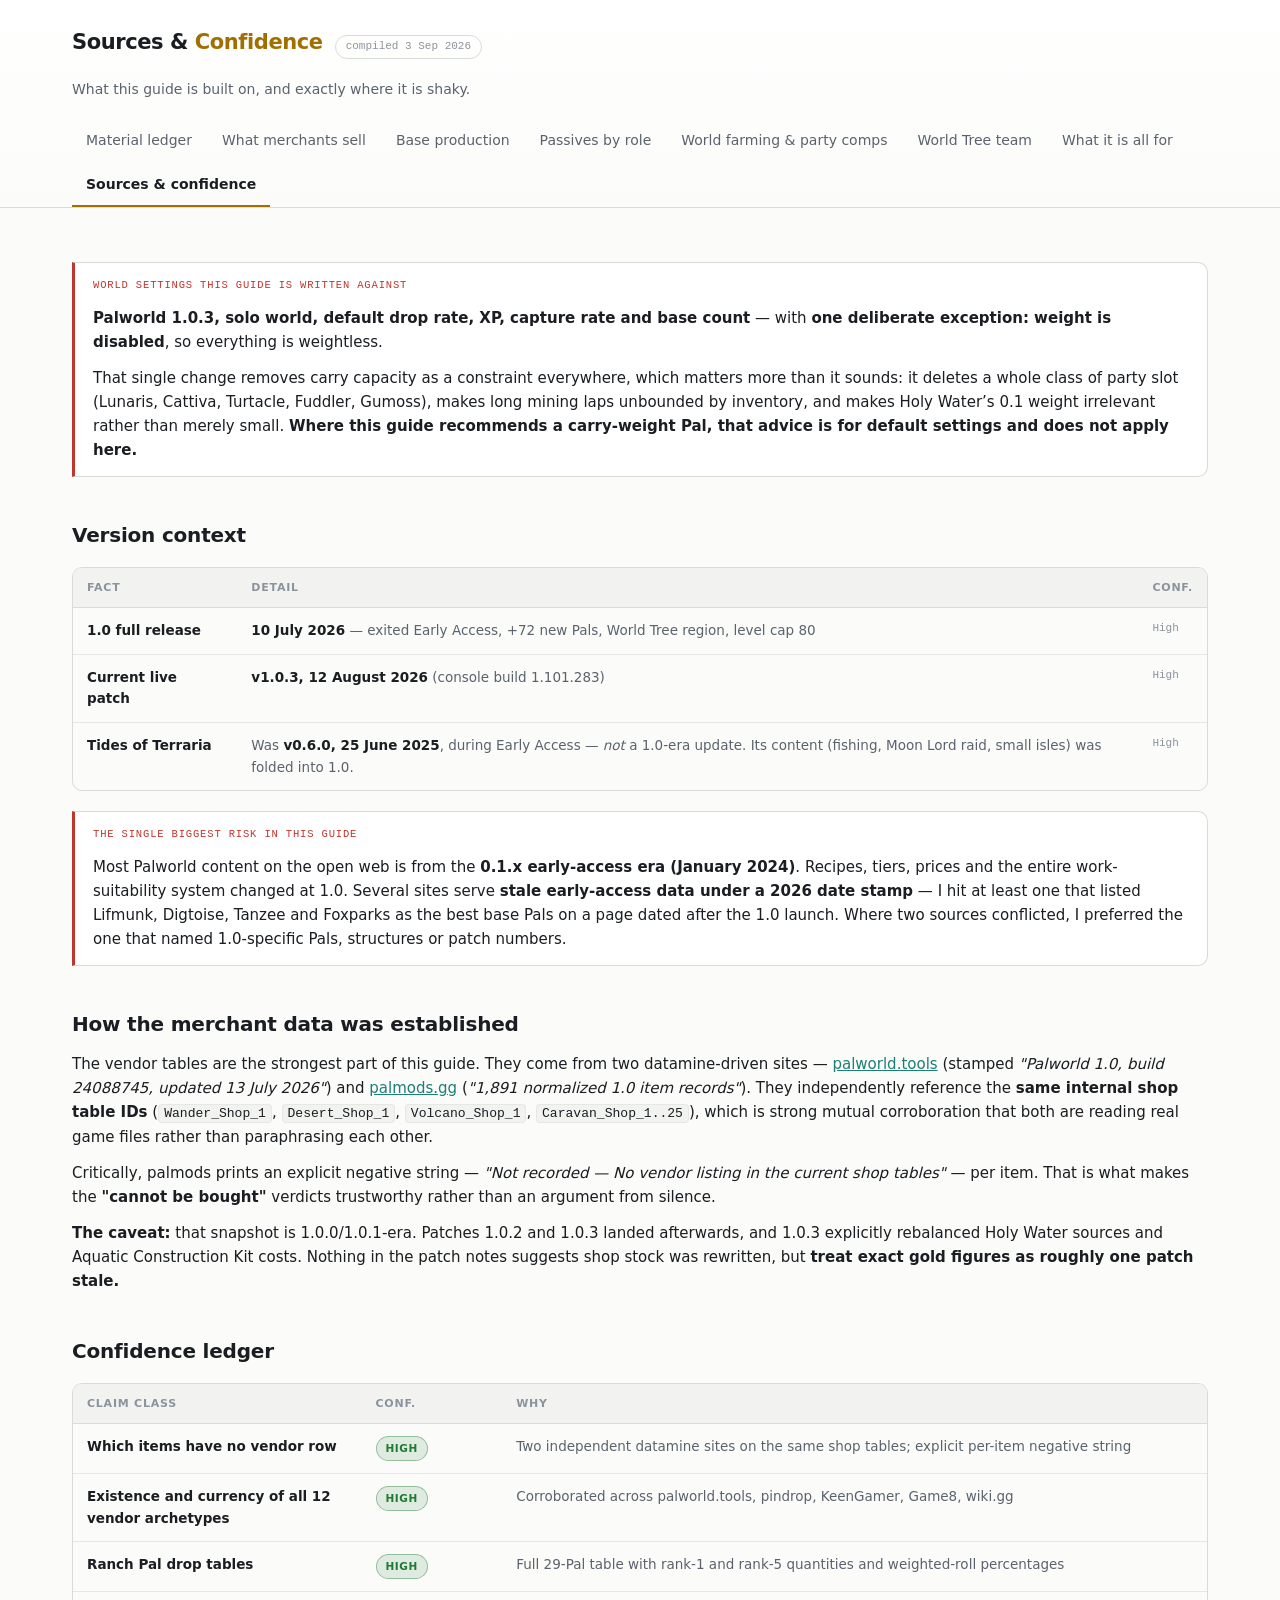
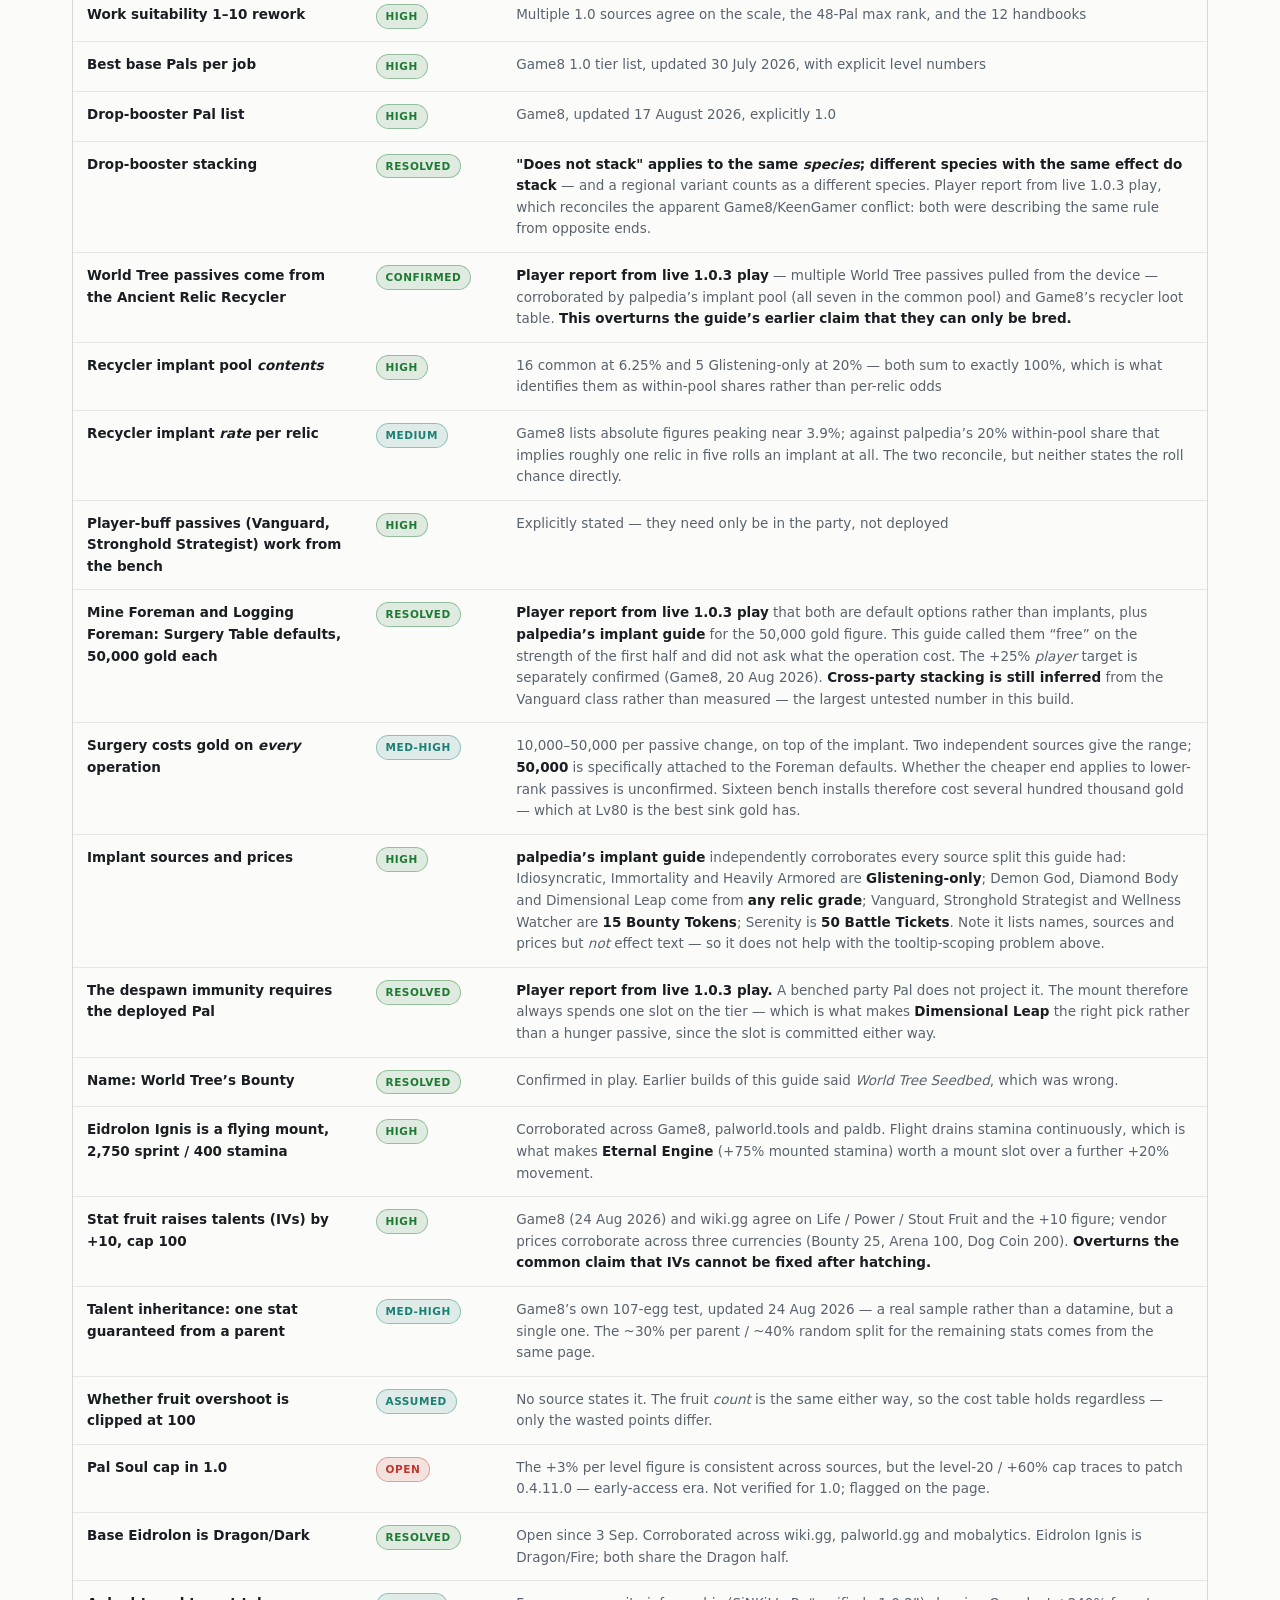
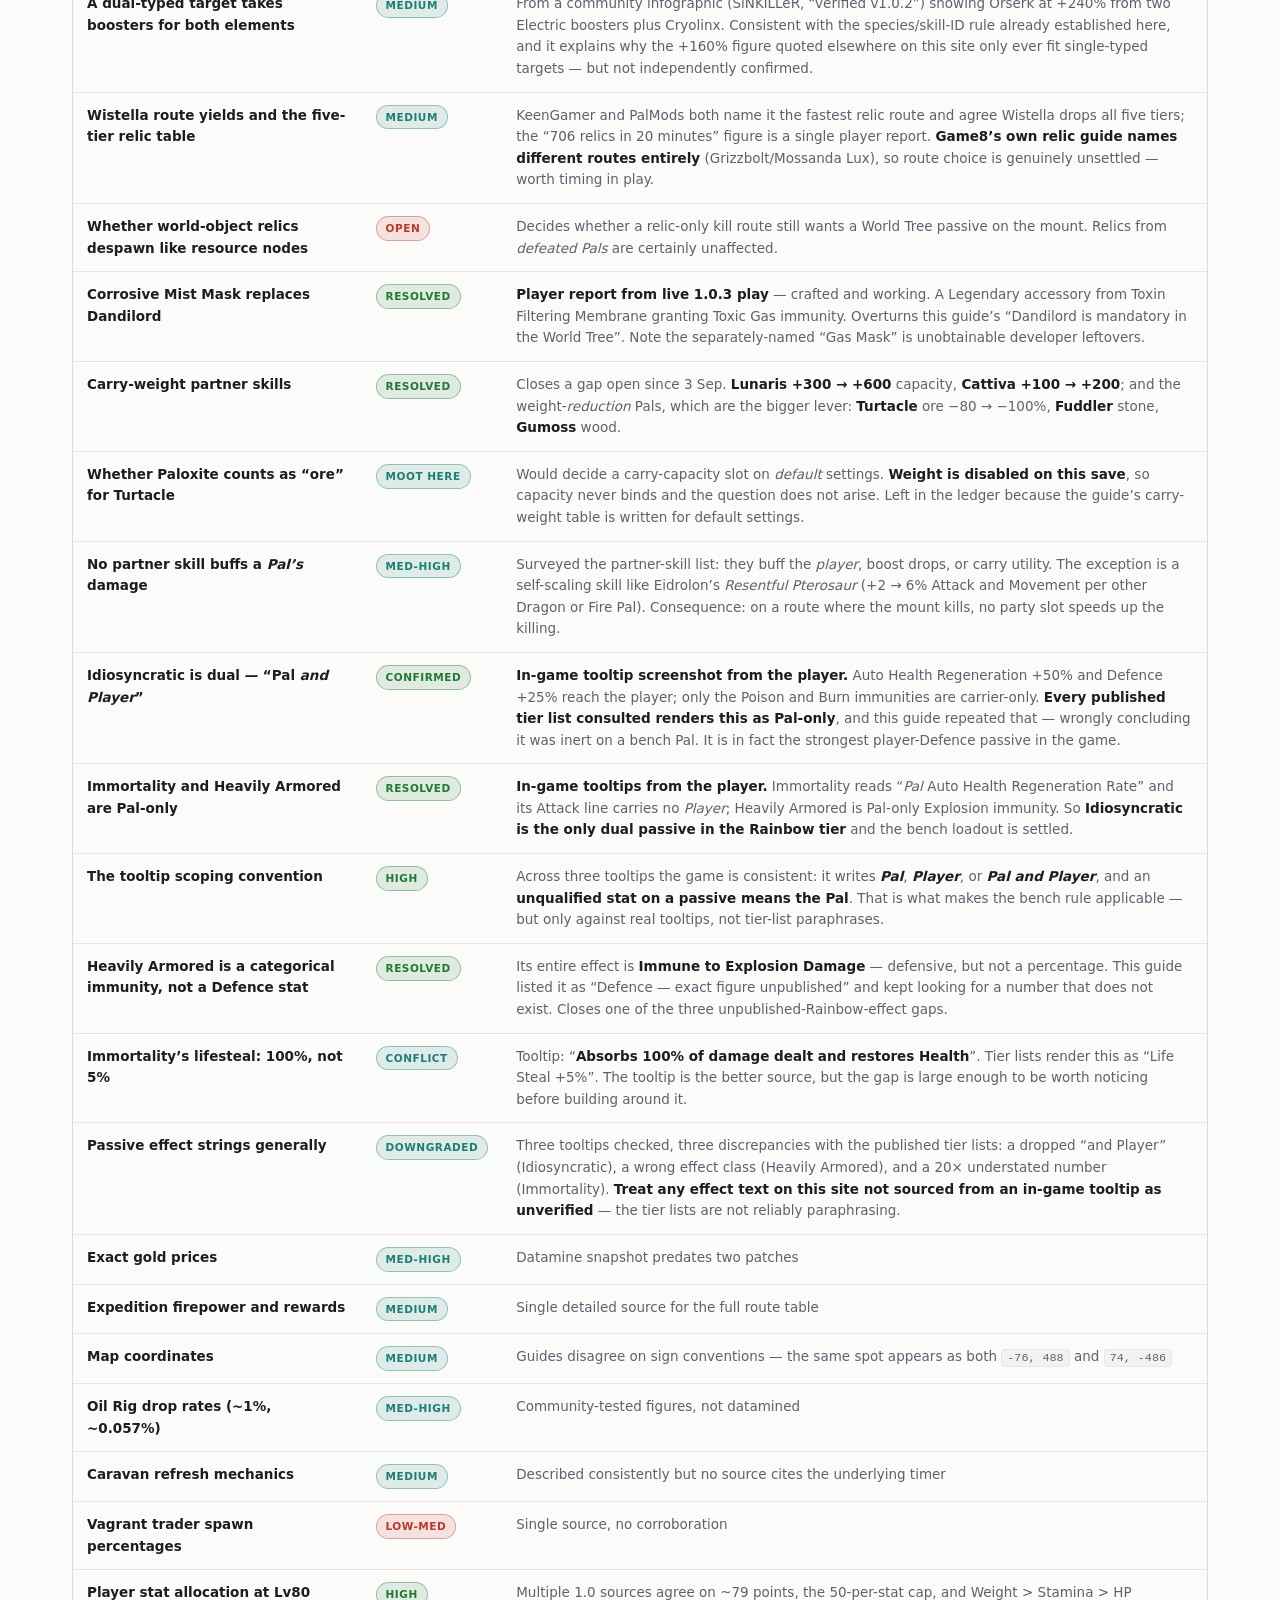
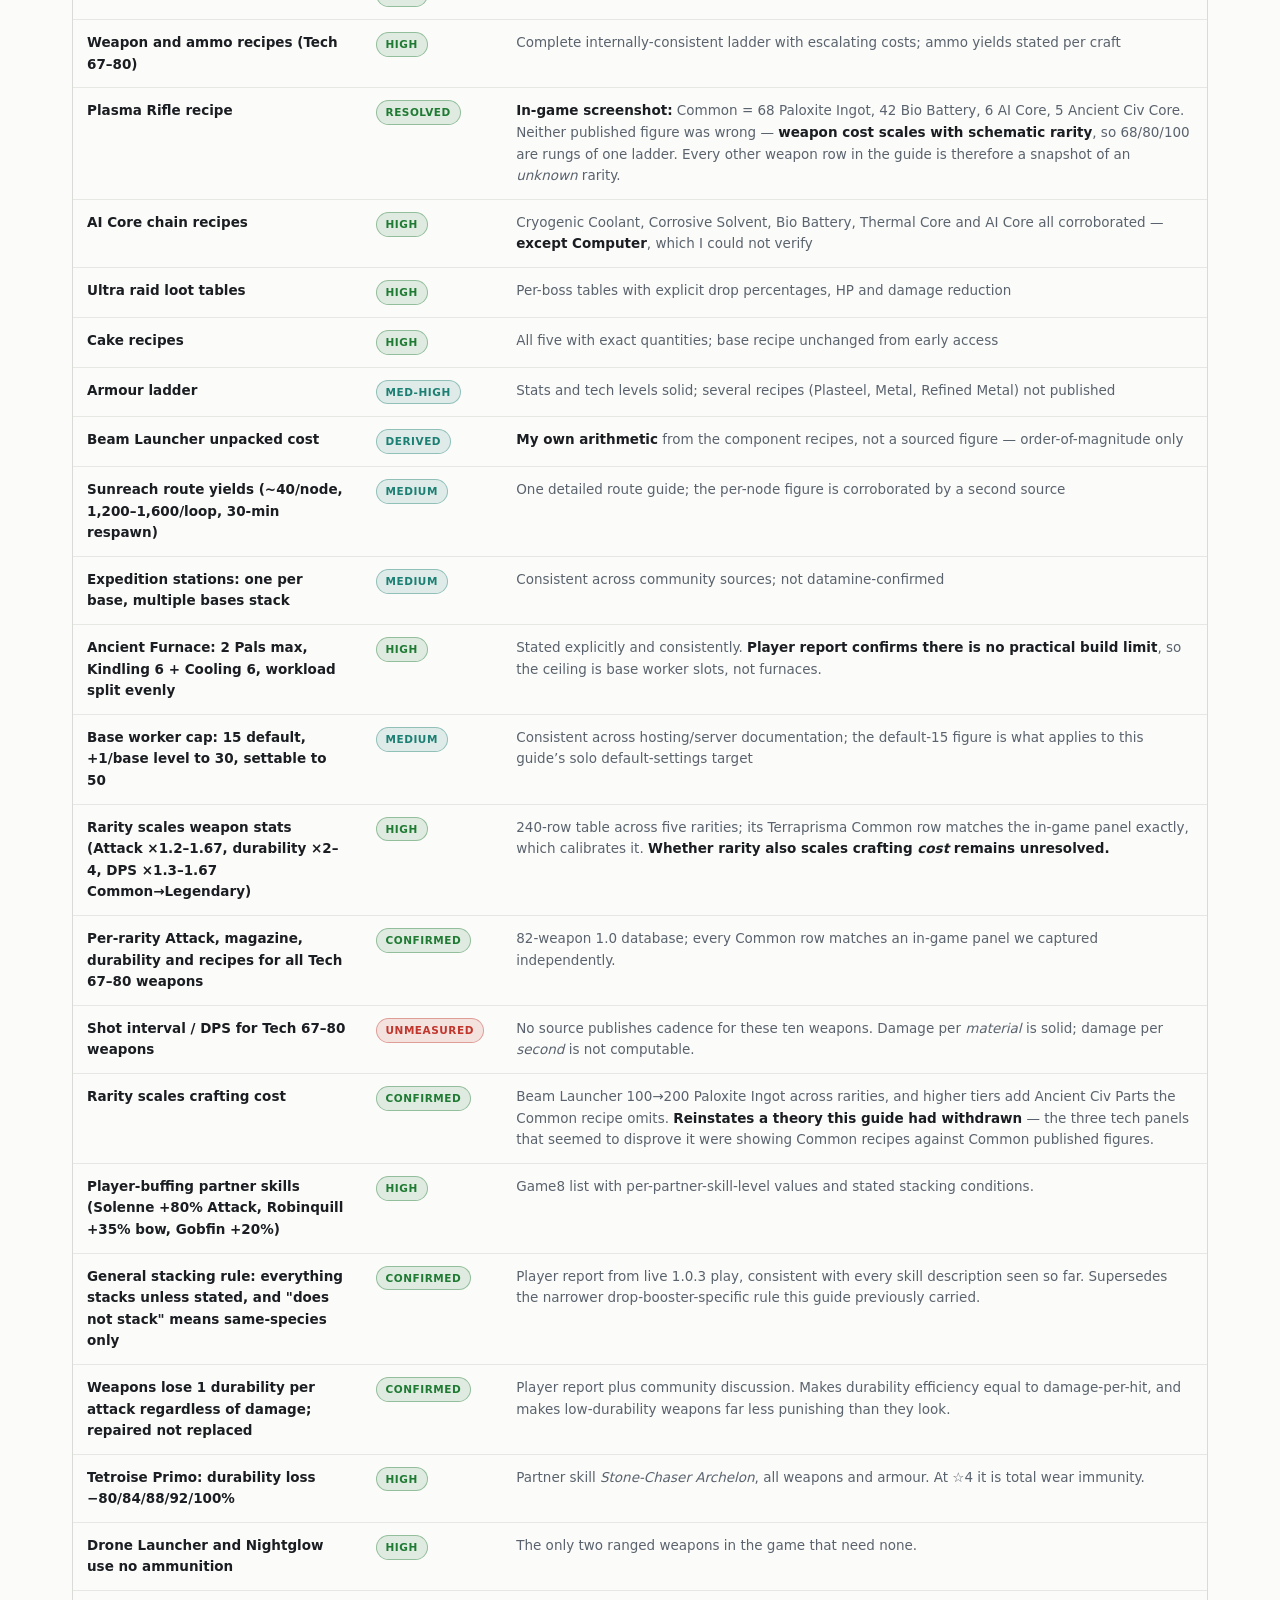
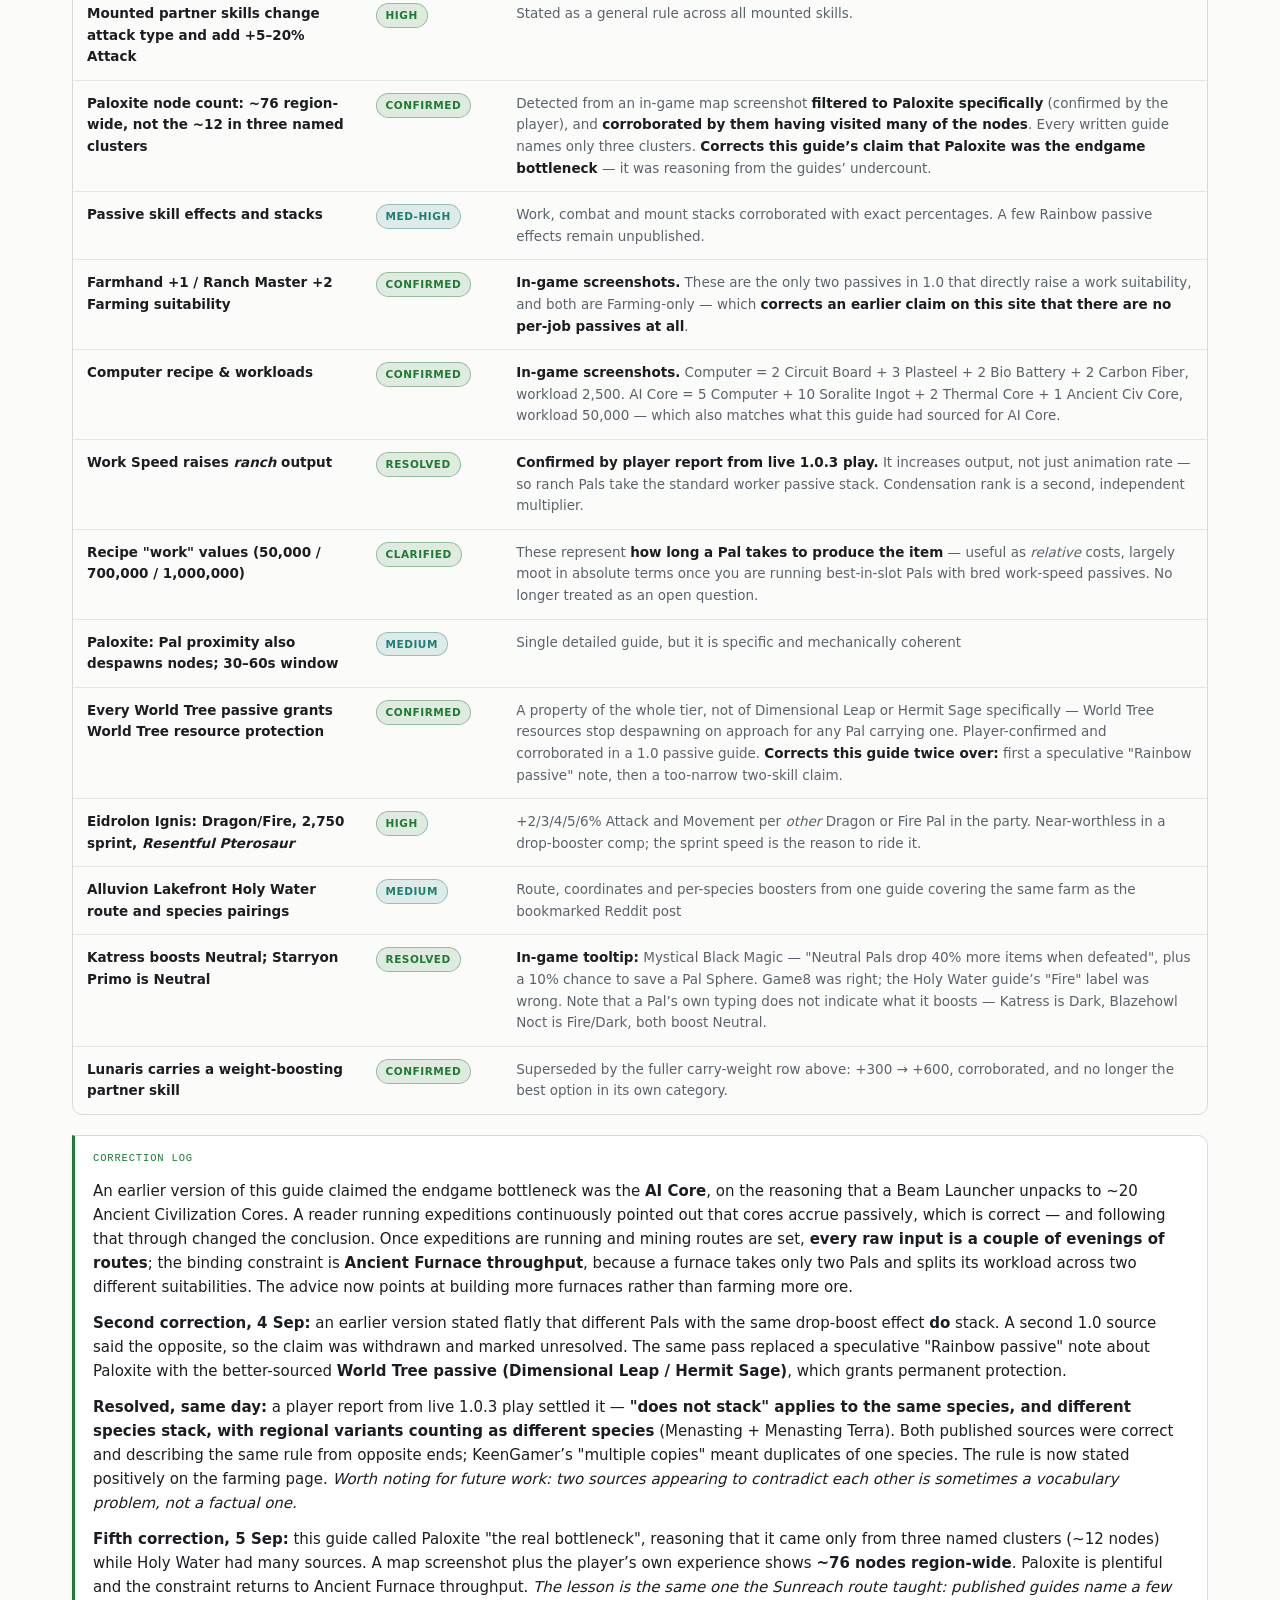
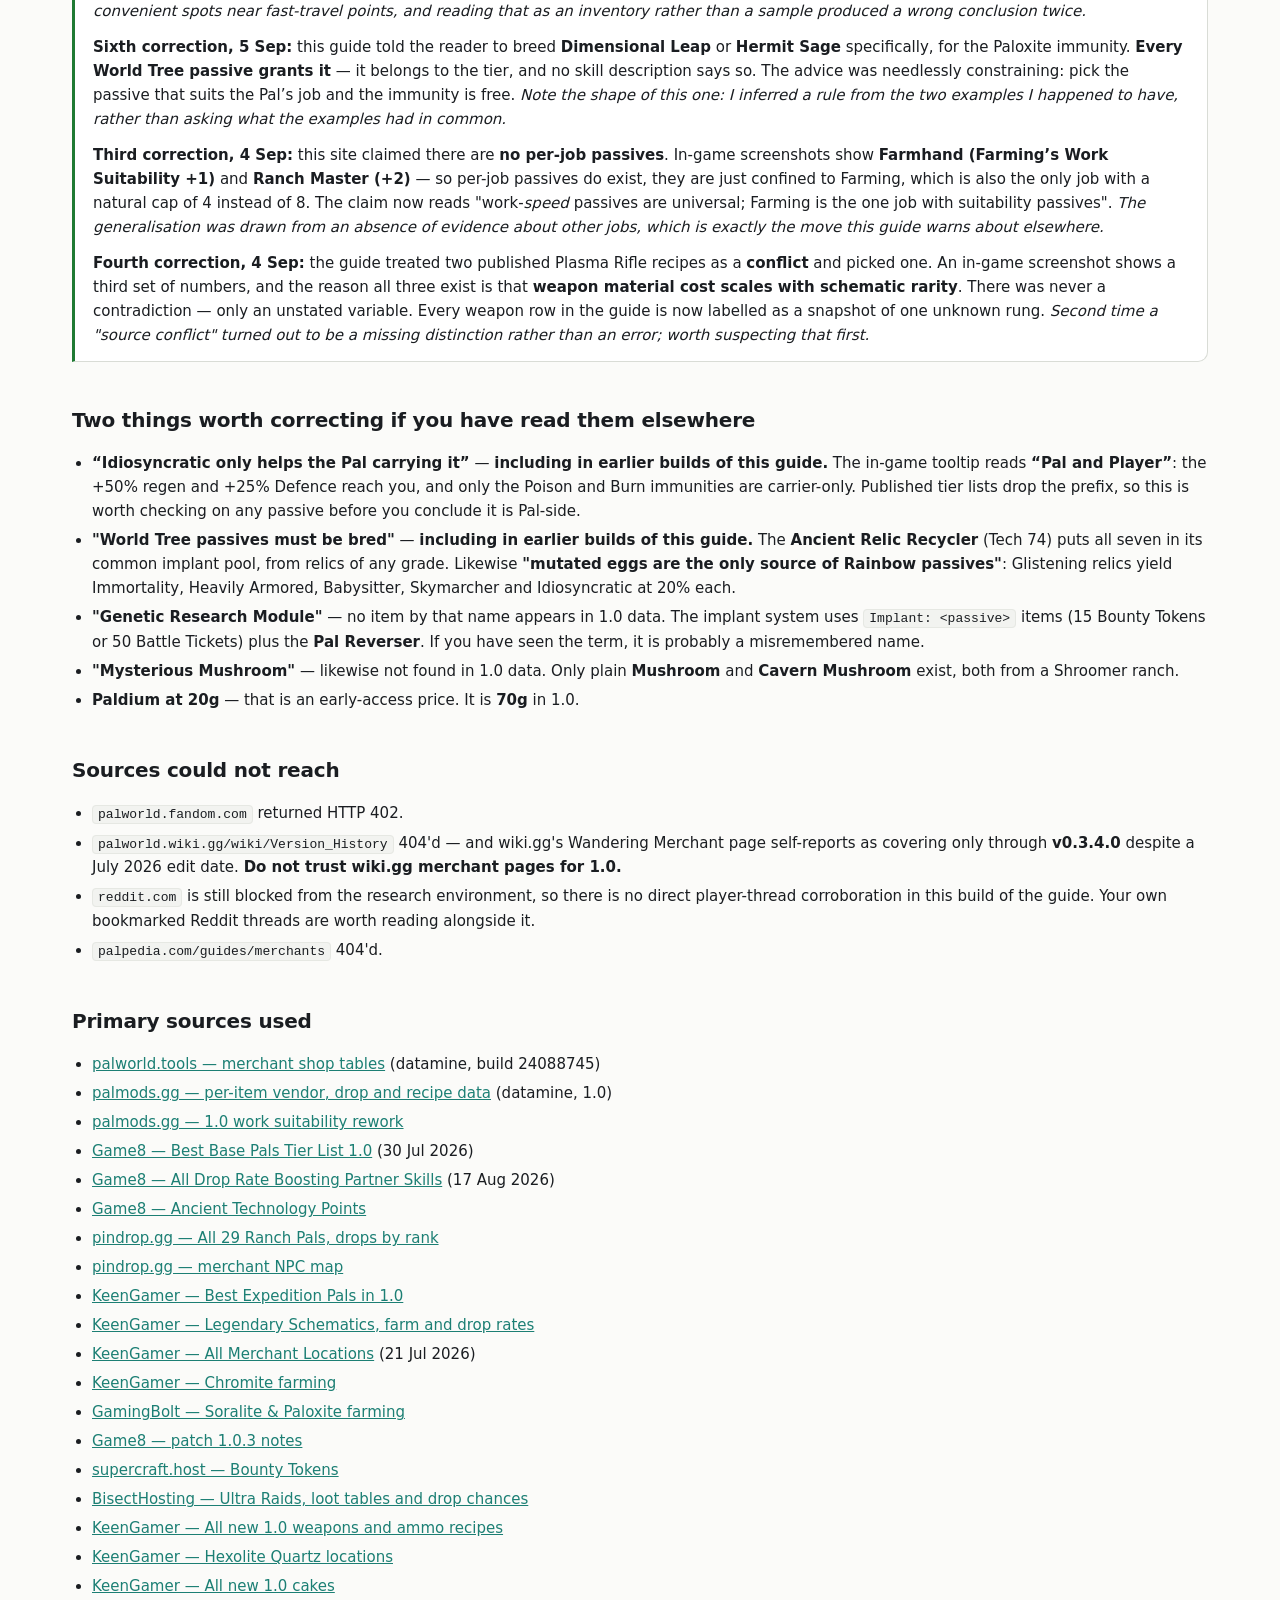
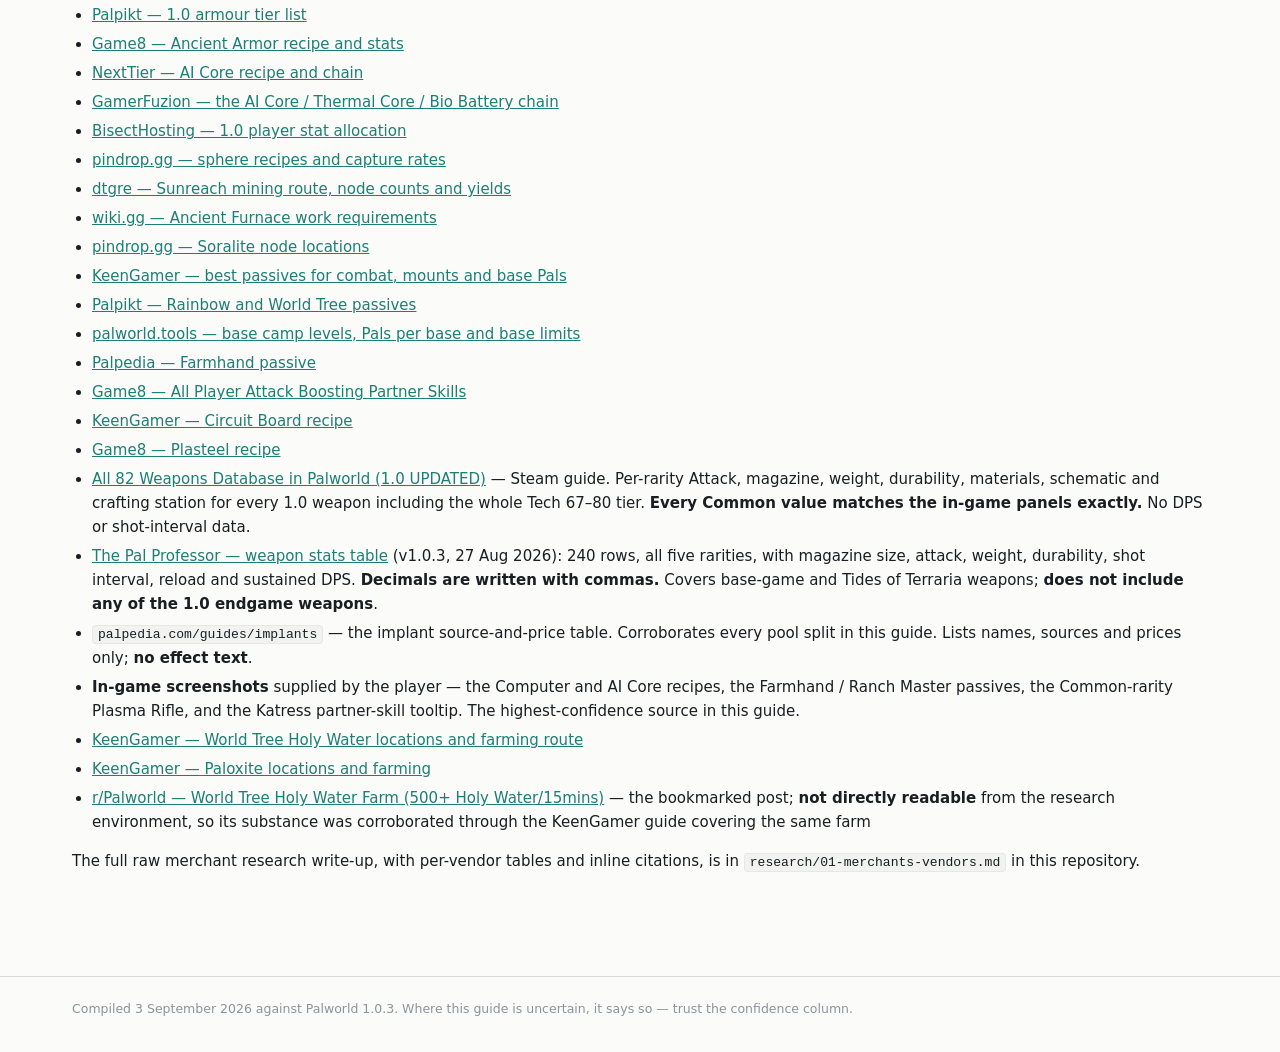
<file: sources.html>
<!doctype html>
<html lang="en">
<head>
<meta charset="utf-8">
<meta name="viewport" content="width=device-width, initial-scale=1">
<title>Sources &amp; Confidence — Palworld 1.0 Endgame</title>
<meta name="description" content="Where every claim in this guide came from, how much to trust it, and what could not be verified.">
<link rel="stylesheet" href="assets/style.css">
</head>
<body>

<header class="site">
  <div class="wrap">
    <div class="brand">
      <h1>Sources &amp; <span>Confidence</span></h1>
      <span class="ver">compiled 3 Sep 2026</span>
      <p class="lede">What this guide is built on, and exactly where it is shaky.</p>
    </div>
    <nav class="site">
      <a href="index.html">Material ledger</a>
      <a href="merchants.html">What merchants sell</a>
      <a href="base-production.html">Base production</a>
      <a href="passives.html">Passives by role</a>
      <a href="world-farming.html">World farming &amp; party comps</a>
      <a href="world-tree-team.html">World Tree team</a>
      <a href="endgame-demand.html">What it is all for</a>
      <a href="sources.html" class="on">Sources &amp; confidence</a>
    </nav>
  </div>
</header>

<main>
<div class="wrap">

  <div class="callout warn">
    <span class="tag">World settings this guide is written against</span>
    <p><strong>Palworld 1.0.3, solo world, default drop rate, XP, capture rate and base count</strong> &mdash; with <strong>one deliberate exception: weight is disabled</strong>, so everything is weightless.</p>
    <p>That single change removes carry capacity as a constraint everywhere, which matters more than it sounds: it deletes a whole class of party slot (Lunaris, Cattiva, Turtacle, Fuddler, Gumoss), makes long mining laps unbounded by inventory, and makes Holy Water&rsquo;s 0.1 weight irrelevant rather than merely small. <strong>Where this guide recommends a carry-weight Pal, that advice is for default settings and does not apply here.</strong></p>
  </div>

  <h2>Version context</h2>
  <div class="scroll">
  <table>
    <thead><tr><th>Fact</th><th>Detail</th><th>Conf.</th></tr></thead>
    <tbody>
      <tr><td class="mat">1.0 full release</td><td class="detail"><strong>10 July 2026</strong> — exited Early Access, +72 new Pals, World Tree region, level cap 80</td><td class="conf">High</td></tr>
      <tr><td class="mat">Current live patch</td><td class="detail"><strong>v1.0.3, 12 August 2026</strong> (console build 1.101.283)</td><td class="conf">High</td></tr>
      <tr><td class="mat">Tides of Terraria</td><td class="detail">Was <strong>v0.6.0, 25 June 2025</strong>, during Early Access — <em>not</em> a 1.0-era update. Its content (fishing, Moon Lord raid, small isles) was folded into 1.0.</td><td class="conf">High</td></tr>
    </tbody>
  </table>
  </div>

  <div class="callout warn">
    <span class="tag">The single biggest risk in this guide</span>
    <p>Most Palworld content on the open web is from the <strong>0.1.x early-access era (January 2024)</strong>. Recipes, tiers, prices and the entire work-suitability system changed at 1.0. Several sites serve <strong>stale early-access data under a 2026 date stamp</strong> — I hit at least one that listed Lifmunk, Digtoise, Tanzee and Foxparks as the best base Pals on a page dated after the 1.0 launch. Where two sources conflicted, I preferred the one that named 1.0-specific Pals, structures or patch numbers.</p>
  </div>

  <h2>How the merchant data was established</h2>
  <p>The vendor tables are the strongest part of this guide. They come from two datamine-driven sites — <a href="https://www.palworld.tools/merchants">palworld.tools</a> (stamped <em>"Palworld 1.0, build 24088745, updated 13 July 2026"</em>) and <a href="https://www.palmods.gg/guides/items">palmods.gg</a> (<em>"1,891 normalized 1.0 item records"</em>). They independently reference the <strong>same internal shop table IDs</strong> (<code>Wander_Shop_1</code>, <code>Desert_Shop_1</code>, <code>Volcano_Shop_1</code>, <code>Caravan_Shop_1..25</code>), which is strong mutual corroboration that both are reading real game files rather than paraphrasing each other.</p>
  <p>Critically, palmods prints an explicit negative string — <em>"Not recorded — No vendor listing in the current shop tables"</em> — per item. That is what makes the <strong>"cannot be bought"</strong> verdicts trustworthy rather than an argument from silence.</p>
  <p><strong>The caveat:</strong> that snapshot is 1.0.0/1.0.1-era. Patches 1.0.2 and 1.0.3 landed afterwards, and 1.0.3 explicitly rebalanced Holy Water sources and Aquatic Construction Kit costs. Nothing in the patch notes suggests shop stock was rewritten, but <strong>treat exact gold figures as roughly one patch stale.</strong></p>

  <h2>Confidence ledger</h2>
  <div class="scroll">
  <table>
    <thead><tr><th>Claim class</th><th>Conf.</th><th>Why</th></tr></thead>
    <tbody>
      <tr><td class="mat">Which items have <strong>no vendor row</strong></td><td><span class="pill yes">High</span></td><td class="detail">Two independent datamine sites on the same shop tables; explicit per-item negative string</td></tr>
      <tr><td class="mat">Existence and currency of all 12 vendor archetypes</td><td><span class="pill yes">High</span></td><td class="detail">Corroborated across palworld.tools, pindrop, KeenGamer, Game8, wiki.gg</td></tr>
      <tr><td class="mat">Ranch Pal drop tables</td><td><span class="pill yes">High</span></td><td class="detail">Full 29-Pal table with rank-1 and rank-5 quantities and weighted-roll percentages</td></tr>
      <tr><td class="mat">Work suitability 1–10 rework</td><td><span class="pill yes">High</span></td><td class="detail">Multiple 1.0 sources agree on the scale, the 48-Pal max rank, and the 12 handbooks</td></tr>
      <tr><td class="mat">Best base Pals per job</td><td><span class="pill yes">High</span></td><td class="detail">Game8 1.0 tier list, updated 30 July 2026, with explicit level numbers</td></tr>
      <tr><td class="mat">Drop-booster Pal list</td><td><span class="pill yes">High</span></td><td class="detail">Game8, updated 17 August 2026, explicitly 1.0</td></tr>
      <tr><td class="mat">Drop-booster <strong>stacking</strong></td><td><span class="pill yes">Resolved</span></td><td class="detail"><strong>"Does not stack" applies to the same <em>species</em>; different species with the same effect do stack</strong> — and a regional variant counts as a different species. Player report from live 1.0.3 play, which reconciles the apparent Game8/KeenGamer conflict: both were describing the same rule from opposite ends.</td></tr>
      <tr><td class="mat">World Tree passives come from the <strong>Ancient Relic Recycler</strong></td><td><span class="pill yes">Confirmed</span></td><td class="detail"><strong>Player report from live 1.0.3 play</strong> — multiple World Tree passives pulled from the device — corroborated by palpedia&rsquo;s implant pool (all seven in the common pool) and Game8&rsquo;s recycler loot table. <strong>This overturns the guide&rsquo;s earlier claim that they can only be bred.</strong></td></tr>
      <tr><td class="mat">Recycler implant pool <em>contents</em></td><td><span class="pill yes">High</span></td><td class="detail">16 common at 6.25% and 5 Glistening-only at 20% — both sum to exactly 100%, which is what identifies them as within-pool shares rather than per-relic odds</td></tr>
      <tr><td class="mat">Recycler implant <em>rate</em> per relic</td><td><span class="pill partial">Medium</span></td><td class="detail">Game8 lists absolute figures peaking near 3.9%; against palpedia&rsquo;s 20% within-pool share that implies roughly one relic in five rolls an implant at all. The two reconcile, but neither states the roll chance directly.</td></tr>
      <tr><td class="mat">Player-buff passives (Vanguard, Stronghold Strategist) work from the <strong>bench</strong></td><td><span class="pill yes">High</span></td><td class="detail">Explicitly stated — they need only be in the party, not deployed</td></tr>
      <tr><td class="mat"><strong>Mine Foreman</strong> and <strong>Logging Foreman</strong>: Surgery Table defaults, <strong>50,000 gold</strong> each</td><td><span class="pill yes">Resolved</span></td><td class="detail"><strong>Player report from live 1.0.3 play</strong> that both are default options rather than implants, plus <strong>palpedia&rsquo;s implant guide</strong> for the 50,000 gold figure. This guide called them &ldquo;free&rdquo; on the strength of the first half and did not ask what the operation cost. The +25% <em>player</em> target is separately confirmed (Game8, 20 Aug 2026). <strong>Cross-party stacking is still inferred</strong> from the Vanguard class rather than measured &mdash; the largest untested number in this build.</td></tr>
      <tr><td class="mat">Surgery costs gold on <em>every</em> operation</td><td><span class="pill partial">Med-High</span></td><td class="detail">10,000&ndash;50,000 per passive change, on top of the implant. Two independent sources give the range; <strong>50,000</strong> is specifically attached to the Foreman defaults. Whether the cheaper end applies to lower-rank passives is unconfirmed. Sixteen bench installs therefore cost several hundred thousand gold &mdash; which at Lv80 is the best sink gold has.</td></tr>
      <tr><td class="mat">Implant sources and prices</td><td><span class="pill yes">High</span></td><td class="detail"><strong>palpedia&rsquo;s implant guide</strong> independently corroborates every source split this guide had: Idiosyncratic, Immortality and Heavily Armored are <strong>Glistening-only</strong>; Demon God, Diamond Body and Dimensional Leap come from <strong>any relic grade</strong>; Vanguard, Stronghold Strategist and Wellness Watcher are <strong>15 Bounty Tokens</strong>; Serenity is <strong>50 Battle Tickets</strong>. Note it lists names, sources and prices but <em>not</em> effect text &mdash; so it does not help with the tooltip-scoping problem above.</td></tr>
      <tr><td class="mat">The despawn immunity requires the <strong>deployed</strong> Pal</td><td><span class="pill yes">Resolved</span></td><td class="detail"><strong>Player report from live 1.0.3 play.</strong> A benched party Pal does not project it. The mount therefore always spends one slot on the tier &mdash; which is what makes <strong>Dimensional Leap</strong> the right pick rather than a hunger passive, since the slot is committed either way.</td></tr>
      <tr><td class="mat">Name: <strong>World Tree&rsquo;s Bounty</strong></td><td><span class="pill yes">Resolved</span></td><td class="detail">Confirmed in play. Earlier builds of this guide said <em>World Tree Seedbed</em>, which was wrong.</td></tr>
      <tr><td class="mat">Eidrolon Ignis is a <strong>flying</strong> mount, 2,750 sprint / 400 stamina</td><td><span class="pill yes">High</span></td><td class="detail">Corroborated across Game8, palworld.tools and paldb. Flight drains stamina continuously, which is what makes <strong>Eternal Engine</strong> (+75% mounted stamina) worth a mount slot over a further +20% movement.</td></tr>
      <tr><td class="mat">Stat fruit raises <strong>talents (IVs) by +10</strong>, cap 100</td><td><span class="pill yes">High</span></td><td class="detail">Game8 (24 Aug 2026) and wiki.gg agree on Life / Power / Stout Fruit and the +10 figure; vendor prices corroborate across three currencies (Bounty 25, Arena 100, Dog Coin 200). <strong>Overturns the common claim that IVs cannot be fixed after hatching.</strong></td></tr>
      <tr><td class="mat">Talent inheritance: one stat guaranteed from a parent</td><td><span class="pill partial">Med-High</span></td><td class="detail">Game8&rsquo;s own 107-egg test, updated 24 Aug 2026 &mdash; a real sample rather than a datamine, but a single one. The ~30% per parent / ~40% random split for the remaining stats comes from the same page.</td></tr>
      <tr><td class="mat">Whether fruit overshoot is clipped at 100</td><td><span class="pill partial">Assumed</span></td><td class="detail">No source states it. The fruit <em>count</em> is the same either way, so the cost table holds regardless &mdash; only the wasted points differ.</td></tr>
      <tr><td class="mat">Pal Soul cap in 1.0</td><td><span class="pill no">Open</span></td><td class="detail">The +3% per level figure is consistent across sources, but the level-20 / +60% cap traces to patch 0.4.11.0 &mdash; early-access era. Not verified for 1.0; flagged on the page.</td></tr>
      <tr><td class="mat">Base <strong>Eidrolon is Dragon/Dark</strong></td><td><span class="pill yes">Resolved</span></td><td class="detail">Open since 3 Sep. Corroborated across wiki.gg, palworld.gg and mobalytics. Eidrolon Ignis is Dragon/Fire; both share the Dragon half.</td></tr>
      <tr><td class="mat">A <strong>dual-typed</strong> target takes boosters for both elements</td><td><span class="pill partial">Medium</span></td><td class="detail">From a community infographic (SiNKiLLeR, &ldquo;verified v1.0.2&rdquo;) showing Orserk at +240% from two Electric boosters plus Cryolinx. Consistent with the species/skill-ID rule already established here, and it explains why the +160% figure quoted elsewhere on this site only ever fit single-typed targets &mdash; but not independently confirmed.</td></tr>
      <tr><td class="mat">Wistella route yields and the five-tier relic table</td><td><span class="pill partial">Medium</span></td><td class="detail">KeenGamer and PalMods both name it the fastest relic route and agree Wistella drops all five tiers; the &ldquo;706 relics in 20 minutes&rdquo; figure is a single player report. <strong>Game8&rsquo;s own relic guide names different routes entirely</strong> (Grizzbolt/Mossanda Lux), so route choice is genuinely unsettled &mdash; worth timing in play.</td></tr>
      <tr><td class="mat">Whether world-object relics despawn like resource nodes</td><td><span class="pill no">Open</span></td><td class="detail">Decides whether a relic-only kill route still wants a World Tree passive on the mount. Relics from <em>defeated Pals</em> are certainly unaffected.</td></tr>
      <tr><td class="mat"><strong>Corrosive Mist Mask</strong> replaces Dandilord</td><td><span class="pill yes">Resolved</span></td><td class="detail"><strong>Player report from live 1.0.3 play</strong> &mdash; crafted and working. A Legendary accessory from Toxin Filtering Membrane granting Toxic Gas immunity. Overturns this guide&rsquo;s &ldquo;Dandilord is mandatory in the World Tree&rdquo;. Note the separately-named &ldquo;Gas Mask&rdquo; is unobtainable developer leftovers.</td></tr>
      <tr><td class="mat">Carry-weight partner skills</td><td><span class="pill yes">Resolved</span></td><td class="detail">Closes a gap open since 3 Sep. <strong>Lunaris +300 &rarr; +600</strong> capacity, <strong>Cattiva +100 &rarr; +200</strong>; and the weight-<em>reduction</em> Pals, which are the bigger lever: <strong>Turtacle</strong> ore &minus;80 &rarr; &minus;100%, <strong>Fuddler</strong> stone, <strong>Gumoss</strong> wood.</td></tr>
      <tr><td class="mat">Whether <strong>Paloxite counts as &ldquo;ore&rdquo;</strong> for Turtacle</td><td><span class="pill partial">Moot here</span></td><td class="detail">Would decide a carry-capacity slot on <em>default</em> settings. <strong>Weight is disabled on this save</strong>, so capacity never binds and the question does not arise. Left in the ledger because the guide&rsquo;s carry-weight table is written for default settings.</td></tr>
      <tr><td class="mat">No partner skill buffs a <em>Pal&rsquo;s</em> damage</td><td><span class="pill partial">Med-High</span></td><td class="detail">Surveyed the partner-skill list: they buff the <em>player</em>, boost drops, or carry utility. The exception is a self-scaling skill like Eidrolon&rsquo;s <em>Resentful Pterosaur</em> (+2 &rarr; 6% Attack and Movement per other Dragon or Fire Pal). Consequence: on a route where the mount kills, no party slot speeds up the killing.</td></tr>
      <tr><td class="mat"><strong>Idiosyncratic is dual</strong> &mdash; &ldquo;Pal <em>and Player</em>&rdquo;</td><td><span class="pill yes">Confirmed</span></td><td class="detail"><strong>In-game tooltip screenshot from the player.</strong> Auto Health Regeneration +50% and Defence +25% reach the player; only the Poison and Burn immunities are carrier-only. <strong>Every published tier list consulted renders this as Pal-only</strong>, and this guide repeated that &mdash; wrongly concluding it was inert on a bench Pal. It is in fact the strongest player-Defence passive in the game.</td></tr>
      <tr><td class="mat"><strong>Immortality</strong> and <strong>Heavily Armored</strong> are Pal-only</td><td><span class="pill yes">Resolved</span></td><td class="detail"><strong>In-game tooltips from the player.</strong> Immortality reads &ldquo;<em>Pal</em> Auto Health Regeneration Rate&rdquo; and its Attack line carries no <em>Player</em>; Heavily Armored is Pal-only Explosion immunity. So <strong>Idiosyncratic is the only dual passive in the Rainbow tier</strong> and the bench loadout is settled.</td></tr>
      <tr><td class="mat">The tooltip <strong>scoping convention</strong></td><td><span class="pill yes">High</span></td><td class="detail">Across three tooltips the game is consistent: it writes <strong><em>Pal</em></strong>, <strong><em>Player</em></strong>, or <strong><em>Pal and Player</em></strong>, and an <strong>unqualified stat on a passive means the Pal</strong>. That is what makes the bench rule applicable &mdash; but only against real tooltips, not tier-list paraphrases.</td></tr>
      <tr><td class="mat"><strong>Heavily Armored</strong> is a categorical immunity, not a Defence stat</td><td><span class="pill yes">Resolved</span></td><td class="detail">Its entire effect is <strong>Immune to Explosion Damage</strong> &mdash; defensive, but not a percentage. This guide listed it as &ldquo;Defence &mdash; exact figure unpublished&rdquo; and kept looking for a number that does not exist. Closes one of the three unpublished-Rainbow-effect gaps.</td></tr>
      <tr><td class="mat"><strong>Immortality&rsquo;s lifesteal</strong>: 100%, not 5%</td><td><span class="pill partial">Conflict</span></td><td class="detail">Tooltip: &ldquo;<strong>Absorbs 100% of damage dealt and restores Health</strong>&rdquo;. Tier lists render this as &ldquo;Life Steal +5%&rdquo;. The tooltip is the better source, but the gap is large enough to be worth noticing before building around it.</td></tr>
      <tr><td class="mat">Passive effect strings generally</td><td><span class="pill partial">Downgraded</span></td><td class="detail">Three tooltips checked, three discrepancies with the published tier lists: a dropped &ldquo;and Player&rdquo; (Idiosyncratic), a wrong effect class (Heavily Armored), and a 20&times; understated number (Immortality). <strong>Treat any effect text on this site not sourced from an in-game tooltip as unverified</strong> &mdash; the tier lists are not reliably paraphrasing.</td></tr>
      <tr><td class="mat">Exact gold prices</td><td><span class="pill partial">Med-High</span></td><td class="detail">Datamine snapshot predates two patches</td></tr>
      <tr><td class="mat">Expedition firepower and rewards</td><td><span class="pill partial">Medium</span></td><td class="detail">Single detailed source for the full route table</td></tr>
      <tr><td class="mat">Map coordinates</td><td><span class="pill partial">Medium</span></td><td class="detail">Guides disagree on sign conventions — the same spot appears as both <code>-76, 488</code> and <code>74, -486</code></td></tr>
      <tr><td class="mat">Oil Rig drop rates (~1%, ~0.057%)</td><td><span class="pill partial">Med-High</span></td><td class="detail">Community-tested figures, not datamined</td></tr>
      <tr><td class="mat">Caravan refresh mechanics</td><td><span class="pill partial">Medium</span></td><td class="detail">Described consistently but no source cites the underlying timer</td></tr>
      <tr><td class="mat">Vagrant trader spawn percentages</td><td><span class="pill no">Low-Med</span></td><td class="detail">Single source, no corroboration</td></tr>
      <tr><td class="mat">Player stat allocation at Lv80</td><td><span class="pill yes">High</span></td><td class="detail">Multiple 1.0 sources agree on ~79 points, the 50-per-stat cap, and Weight &gt; Stamina &gt; HP</td></tr>
      <tr><td class="mat">Weapon and ammo recipes (Tech 67–80)</td><td><span class="pill yes">High</span></td><td class="detail">Complete internally-consistent ladder with escalating costs; ammo yields stated per craft</td></tr>
      <tr><td class="mat">Plasma Rifle recipe</td><td><span class="pill yes">Resolved</span></td><td class="detail"><strong>In-game screenshot:</strong> Common = 68 Paloxite Ingot, 42 Bio Battery, 6 AI Core, 5 Ancient Civ Core. Neither published figure was wrong — <strong>weapon cost scales with schematic rarity</strong>, so 68/80/100 are rungs of one ladder. Every other weapon row in the guide is therefore a snapshot of an <em>unknown</em> rarity.</td></tr>
      <tr><td class="mat">AI Core chain recipes</td><td><span class="pill yes">High</span></td><td class="detail">Cryogenic Coolant, Corrosive Solvent, Bio Battery, Thermal Core and AI Core all corroborated — <strong>except Computer</strong>, which I could not verify</td></tr>
      <tr><td class="mat">Ultra raid loot tables</td><td><span class="pill yes">High</span></td><td class="detail">Per-boss tables with explicit drop percentages, HP and damage reduction</td></tr>
      <tr><td class="mat">Cake recipes</td><td><span class="pill yes">High</span></td><td class="detail">All five with exact quantities; base recipe unchanged from early access</td></tr>
      <tr><td class="mat">Armour ladder</td><td><span class="pill partial">Med-High</span></td><td class="detail">Stats and tech levels solid; several recipes (Plasteel, Metal, Refined Metal) not published</td></tr>
      <tr><td class="mat">Beam Launcher unpacked cost</td><td><span class="pill partial">Derived</span></td><td class="detail"><strong>My own arithmetic</strong> from the component recipes, not a sourced figure — order-of-magnitude only</td></tr>
      <tr><td class="mat">Sunreach route yields (~40/node, 1,200–1,600/loop, 30-min respawn)</td><td><span class="pill partial">Medium</span></td><td class="detail">One detailed route guide; the per-node figure is corroborated by a second source</td></tr>
      <tr><td class="mat">Expedition stations: one per base, multiple bases stack</td><td><span class="pill partial">Medium</span></td><td class="detail">Consistent across community sources; not datamine-confirmed</td></tr>
      <tr><td class="mat">Ancient Furnace: 2 Pals max, Kindling 6 + Cooling 6, workload split evenly</td><td><span class="pill yes">High</span></td><td class="detail">Stated explicitly and consistently. <strong>Player report confirms there is no practical build limit</strong>, so the ceiling is base worker slots, not furnaces.</td></tr>
      <tr><td class="mat">Base worker cap: 15 default, +1/base level to 30, settable to 50</td><td><span class="pill partial">Medium</span></td><td class="detail">Consistent across hosting/server documentation; the default-15 figure is what applies to this guide’s solo default-settings target</td></tr>
      <tr><td class="mat">Rarity scales weapon stats (Attack &times;1.2&ndash;1.67, durability &times;2&ndash;4, DPS &times;1.3&ndash;1.67 Common&rarr;Legendary)</td><td><span class="pill yes">High</span></td><td class="detail">240-row table across five rarities; its Terraprisma Common row matches the in-game panel exactly, which calibrates it. <strong>Whether rarity also scales crafting <em>cost</em> remains unresolved.</strong></td></tr>
      <tr><td class="mat">Per-rarity Attack, magazine, durability and recipes for all Tech 67&ndash;80 weapons</td><td><span class="pill yes">Confirmed</span></td><td class="detail">82-weapon 1.0 database; every Common row matches an in-game panel we captured independently.</td></tr>
      <tr><td class="mat">Shot interval / DPS for Tech 67&ndash;80 weapons</td><td><span class="pill no">Unmeasured</span></td><td class="detail">No source publishes cadence for these ten weapons. Damage per <em>material</em> is solid; damage per <em>second</em> is not computable.</td></tr>
      <tr><td class="mat">Rarity scales crafting cost</td><td><span class="pill yes">Confirmed</span></td><td class="detail">Beam Launcher 100&rarr;200 Paloxite Ingot across rarities, and higher tiers add Ancient Civ Parts the Common recipe omits. <strong>Reinstates a theory this guide had withdrawn</strong> — the three tech panels that seemed to disprove it were showing Common recipes against Common published figures.</td></tr>
      <tr><td class="mat">Player-buffing partner skills (Solenne +80% Attack, Robinquill +35% bow, Gobfin +20%)</td><td><span class="pill yes">High</span></td><td class="detail">Game8 list with per-partner-skill-level values and stated stacking conditions.</td></tr>
      <tr><td class="mat">General stacking rule: everything stacks unless stated, and "does not stack" means same-species only</td><td><span class="pill yes">Confirmed</span></td><td class="detail">Player report from live 1.0.3 play, consistent with every skill description seen so far. Supersedes the narrower drop-booster-specific rule this guide previously carried.</td></tr>
      <tr><td class="mat">Weapons lose 1 durability per attack regardless of damage; repaired not replaced</td><td><span class="pill yes">Confirmed</span></td><td class="detail">Player report plus community discussion. Makes durability efficiency equal to damage-per-hit, and makes low-durability weapons far less punishing than they look.</td></tr>
      <tr><td class="mat">Tetroise Primo: durability loss &minus;80/84/88/92/100%</td><td><span class="pill yes">High</span></td><td class="detail">Partner skill <em>Stone-Chaser Archelon</em>, all weapons and armour. At ☆4 it is total wear immunity.</td></tr>
      <tr><td class="mat">Drone Launcher and Nightglow use no ammunition</td><td><span class="pill yes">High</span></td><td class="detail">The only two ranged weapons in the game that need none.</td></tr>
      <tr><td class="mat">Mounted partner skills change attack type and add +5&ndash;20% Attack</td><td><span class="pill yes">High</span></td><td class="detail">Stated as a general rule across all mounted skills.</td></tr>
      <tr><td class="mat">Paloxite node count: ~76 region-wide, not the ~12 in three named clusters</td><td><span class="pill yes">Confirmed</span></td><td class="detail">Detected from an in-game map screenshot <strong>filtered to Paloxite specifically</strong> (confirmed by the player), and <strong>corroborated by them having visited many of the nodes</strong>. Every written guide names only three clusters. <strong>Corrects this guide’s claim that Paloxite was the endgame bottleneck</strong> — it was reasoning from the guides’ undercount.</td></tr>
      <tr><td class="mat">Passive skill effects and stacks</td><td><span class="pill partial">Med-High</span></td><td class="detail">Work, combat and mount stacks corroborated with exact percentages. A few Rainbow passive effects remain unpublished.</td></tr>
      <tr><td class="mat">Farmhand +1 / Ranch Master +2 Farming suitability</td><td><span class="pill yes">Confirmed</span></td><td class="detail"><strong>In-game screenshots.</strong> These are the only two passives in 1.0 that directly raise a work suitability, and both are Farming-only — which <strong>corrects an earlier claim on this site that there are no per-job passives at all</strong>.</td></tr>
      <tr><td class="mat">Computer recipe &amp; workloads</td><td><span class="pill yes">Confirmed</span></td><td class="detail"><strong>In-game screenshots.</strong> Computer = 2 Circuit Board + 3 Plasteel + 2 Bio Battery + 2 Carbon Fiber, workload 2,500. AI Core = 5 Computer + 10 Soralite Ingot + 2 Thermal Core + 1 Ancient Civ Core, workload 50,000 — which also matches what this guide had sourced for AI Core.</td></tr>
      <tr><td class="mat">Work Speed raises <em>ranch</em> output</td><td><span class="pill yes">Resolved</span></td><td class="detail"><strong>Confirmed by player report from live 1.0.3 play.</strong> It increases output, not just animation rate — so ranch Pals take the standard worker passive stack. Condensation rank is a second, independent multiplier.</td></tr>
      <tr><td class="mat">Recipe "work" values (50,000 / 700,000 / 1,000,000)</td><td><span class="pill yes">Clarified</span></td><td class="detail">These represent <strong>how long a Pal takes to produce the item</strong> — useful as <em>relative</em> costs, largely moot in absolute terms once you are running best-in-slot Pals with bred work-speed passives. No longer treated as an open question.</td></tr>
      <tr><td class="mat">Paloxite: <strong>Pal proximity also despawns nodes</strong>; 30–60s window</td><td><span class="pill partial">Medium</span></td><td class="detail">Single detailed guide, but it is specific and mechanically coherent</td></tr>
      <tr><td class="mat"><strong>Every</strong> World Tree passive grants World Tree resource protection</td><td><span class="pill yes">Confirmed</span></td><td class="detail">A property of the whole tier, not of Dimensional Leap or Hermit Sage specifically — World Tree resources stop despawning on approach for any Pal carrying one. Player-confirmed and corroborated in a 1.0 passive guide. <strong>Corrects this guide twice over:</strong> first a speculative "Rainbow passive" note, then a too-narrow two-skill claim.</td></tr>
      <tr><td class="mat">Eidrolon Ignis: Dragon/Fire, 2,750 sprint, <em>Resentful Pterosaur</em></td><td><span class="pill yes">High</span></td><td class="detail">+2/3/4/5/6% Attack and Movement per <em>other</em> Dragon or Fire Pal in the party. Near-worthless in a drop-booster comp; the sprint speed is the reason to ride it.</td></tr>
      <tr><td class="mat">Alluvion Lakefront Holy Water route and species pairings</td><td><span class="pill partial">Medium</span></td><td class="detail">Route, coordinates and per-species boosters from one guide covering the same farm as the bookmarked Reddit post</td></tr>
      <tr><td class="mat">Katress boosts Neutral; Starryon Primo is Neutral</td><td><span class="pill yes">Resolved</span></td><td class="detail"><strong>In-game tooltip:</strong> Mystical Black Magic — "Neutral Pals drop 40% more items when defeated", plus a 10% chance to save a Pal Sphere. Game8 was right; the Holy Water guide&rsquo;s "Fire" label was wrong. Note that a Pal&rsquo;s own typing does not indicate what it boosts — Katress is Dark, Blazehowl Noct is Fire/Dark, both boost Neutral.</td></tr>
      <tr><td class="mat">Lunaris carries a weight-boosting partner skill</td><td><span class="pill yes">Confirmed</span></td><td class="detail">Superseded by the fuller carry-weight row above: +300 &rarr; +600, corroborated, and no longer the best option in its own category.</td></tr>
    </tbody>
  </table>
  </div>

  <div class="callout good">
    <span class="tag">Correction log</span>
    <p>An earlier version of this guide claimed the endgame bottleneck was the <strong>AI Core</strong>, on the reasoning that a Beam Launcher unpacks to ~20 Ancient Civilization Cores. A reader running expeditions continuously pointed out that cores accrue passively, which is correct — and following that through changed the conclusion. Once expeditions are running and mining routes are set, <strong>every raw input is a couple of evenings of routes</strong>; the binding constraint is <strong>Ancient Furnace throughput</strong>, because a furnace takes only two Pals and splits its workload across two different suitabilities. The advice now points at building more furnaces rather than farming more ore.</p>
    <p><strong>Second correction, 4 Sep:</strong> an earlier version stated flatly that different Pals with the same drop-boost effect <strong>do</strong> stack. A second 1.0 source said the opposite, so the claim was withdrawn and marked unresolved. The same pass replaced a speculative "Rainbow passive" note about Paloxite with the better-sourced <strong>World Tree passive (Dimensional Leap / Hermit Sage)</strong>, which grants permanent protection.</p>
    <p><strong>Resolved, same day:</strong> a player report from live 1.0.3 play settled it — <strong>"does not stack" applies to the same species, and different species stack, with regional variants counting as different species</strong> (Menasting + Menasting Terra). Both published sources were correct and describing the same rule from opposite ends; KeenGamer’s "multiple copies" meant duplicates of one species. The rule is now stated positively on the farming page. <em>Worth noting for future work: two sources appearing to contradict each other is sometimes a vocabulary problem, not a factual one.</em></p>
    <p><strong>Fifth correction, 5 Sep:</strong> this guide called Paloxite "the real bottleneck", reasoning that it came only from three named clusters (~12 nodes) while Holy Water had many sources. A map screenshot plus the player&rsquo;s own experience shows <strong>~76 nodes region-wide</strong>. Paloxite is plentiful and the constraint returns to Ancient Furnace throughput. <em>The lesson is the same one the Sunreach route taught: published guides name a few convenient spots near fast-travel points, and reading that as an inventory rather than a sample produced a wrong conclusion twice.</em></p>
    <p><strong>Sixth correction, 5 Sep:</strong> this guide told the reader to breed <strong>Dimensional Leap</strong> or <strong>Hermit Sage</strong> specifically, for the Paloxite immunity. <strong>Every World Tree passive grants it</strong> — it belongs to the tier, and no skill description says so. The advice was needlessly constraining: pick the passive that suits the Pal&rsquo;s job and the immunity is free. <em>Note the shape of this one: I inferred a rule from the two examples I happened to have, rather than asking what the examples had in common.</em></p>
    <p><strong>Third correction, 4 Sep:</strong> this site claimed there are <strong>no per-job passives</strong>. In-game screenshots show <strong>Farmhand (Farming&rsquo;s Work Suitability +1)</strong> and <strong>Ranch Master (+2)</strong> &mdash; so per-job passives do exist, they are just confined to Farming, which is also the only job with a natural cap of 4 instead of 8. The claim now reads "work-<em>speed</em> passives are universal; Farming is the one job with suitability passives". <em>The generalisation was drawn from an absence of evidence about other jobs, which is exactly the move this guide warns about elsewhere.</em></p>
    <p><strong>Fourth correction, 4 Sep:</strong> the guide treated two published Plasma Rifle recipes as a <strong>conflict</strong> and picked one. An in-game screenshot shows a third set of numbers, and the reason all three exist is that <strong>weapon material cost scales with schematic rarity</strong>. There was never a contradiction — only an unstated variable. Every weapon row in the guide is now labelled as a snapshot of one unknown rung. <em>Second time a "source conflict" turned out to be a missing distinction rather than an error; worth suspecting that first.</em></p>
  </div>

  <h2>Two things worth correcting if you have read them elsewhere</h2>
  <ul>
    <li><strong>&ldquo;Idiosyncratic only helps the Pal carrying it&rdquo;</strong> &mdash; <strong>including in earlier builds of this guide.</strong> The in-game tooltip reads <strong>&ldquo;Pal and Player&rdquo;</strong>: the +50% regen and +25% Defence reach you, and only the Poison and Burn immunities are carrier-only. Published tier lists drop the prefix, so this is worth checking on any passive before you conclude it is Pal-side.</li>
    <li><strong>"World Tree passives must be bred"</strong> — <strong>including in earlier builds of this guide.</strong> The <strong>Ancient Relic Recycler</strong> (Tech 74) puts all seven in its common implant pool, from relics of any grade. Likewise <strong>"mutated eggs are the only source of Rainbow passives"</strong>: Glistening relics yield Immortality, Heavily Armored, Babysitter, Skymarcher and Idiosyncratic at 20% each.</li>
    <li><strong>"Genetic Research Module"</strong> — no item by that name appears in 1.0 data. The implant system uses <code>Implant: &lt;passive&gt;</code> items (15 Bounty Tokens or 50 Battle Tickets) plus the <strong>Pal Reverser</strong>. If you have seen the term, it is probably a misremembered name.</li>
    <li><strong>"Mysterious Mushroom"</strong> — likewise not found in 1.0 data. Only plain <strong>Mushroom</strong> and <strong>Cavern Mushroom</strong> exist, both from a Shroomer ranch.</li>
    <li><strong>Paldium at 20g</strong> — that is an early-access price. It is <strong>70g</strong> in 1.0.</li>
  </ul>

  <h2>Sources could not reach</h2>
  <ul>
    <li><code>palworld.fandom.com</code> returned HTTP 402.</li>
    <li><code>palworld.wiki.gg/wiki/Version_History</code> 404'd — and wiki.gg's Wandering Merchant page self-reports as covering only through <strong>v0.3.4.0</strong> despite a July 2026 edit date. <strong>Do not trust wiki.gg merchant pages for 1.0.</strong></li>
    <li><code>reddit.com</code> is still blocked from the research environment, so there is no direct player-thread corroboration in this build of the guide. Your own bookmarked Reddit threads are worth reading alongside it.</li>
    <li><code>palpedia.com/guides/merchants</code> 404'd.</li>
  </ul>

  <h2>Primary sources used</h2>
  <ul>
    <li><a href="https://www.palworld.tools/merchants">palworld.tools — merchant shop tables</a> (datamine, build 24088745)</li>
    <li><a href="https://www.palmods.gg/guides/items">palmods.gg — per-item vendor, drop and recipe data</a> (datamine, 1.0)</li>
    <li><a href="https://www.palmods.gg/guides/whats-new/work-suitability">palmods.gg — 1.0 work suitability rework</a></li>
    <li><a href="https://game8.co/games/Palworld/archives/440432">Game8 — Best Base Pals Tier List 1.0</a> (30 Jul 2026)</li>
    <li><a href="https://game8.co/games/Palworld/archives/444038">Game8 — All Drop Rate Boosting Partner Skills</a> (17 Aug 2026)</li>
    <li><a href="https://game8.co/games/Palworld/archives/440197">Game8 — Ancient Technology Points</a></li>
    <li><a href="https://pindrop.gg/palworld/ranch">pindrop.gg — All 29 Ranch Pals, drops by rank</a></li>
    <li><a href="https://pindrop.gg/palworld/npc">pindrop.gg — merchant NPC map</a></li>
    <li><a href="https://www.keengamer.com/articles/guides/best-expedition-pals-in-palworld-1-0-element-quotas-and-core-farming/">KeenGamer — Best Expedition Pals in 1.0</a></li>
    <li><a href="https://www.keengamer.com/articles/guides/palworld-1-0-legendary-schematics-guide-best-farm-and-drop-rates/">KeenGamer — Legendary Schematics, farm and drop rates</a></li>
    <li><a href="https://www.keengamer.com/articles/guides/palworld-1-0-all-merchant-locations-guide/">KeenGamer — All Merchant Locations</a> (21 Jul 2026)</li>
    <li><a href="https://www.keengamer.com/articles/guides/palworld-1-0-chromite-location-and-farming-guide/">KeenGamer — Chromite farming</a></li>
    <li><a href="https://gamingbolt.com/palworld-1-0-guide-where-and-how-to-farm-the-2-new-ores-soralite-and-paloxite">GamingBolt — Soralite &amp; Paloxite farming</a></li>
    <li><a href="https://game8.co/games/Palworld/archives/614998">Game8 — patch 1.0.3 notes</a></li>
    <li><a href="https://supercraft.host/wiki/palworld/bounty_tokens/">supercraft.host — Bounty Tokens</a></li>
    <li><a href="https://www.bisecthosting.com/blog/palworld-ultra-raids-guide-exclusive-rewards-ultra-slabs-loot-table-drop-chances">BisectHosting — Ultra Raids, loot tables and drop chances</a></li>
    <li><a href="https://www.keengamer.com/articles/guides/all-new-weapons-how-to-craft-them-in-palworld-1-0/">KeenGamer — All new 1.0 weapons and ammo recipes</a></li>
    <li><a href="https://www.keengamer.com/articles/guides/palworld-1-0-hexolite-quartz-locations-and-farming-guide/">KeenGamer — Hexolite Quartz locations</a></li>
    <li><a href="https://www.keengamer.com/articles/guides/palworld-1-0-all-new-cakes-how-to-make-them/">KeenGamer — All new 1.0 cakes</a></li>
    <li><a href="https://palpikt.com/guides/best-armor-tier-list/">Palpikt — 1.0 armour tier list</a></li>
    <li><a href="https://game8.co/games/Palworld/archives/609568">Game8 — Ancient Armor recipe and stats</a></li>
    <li><a href="https://nexttier.pro/guide/palworld-ai-core">NextTier — AI Core recipe and chain</a></li>
    <li><a href="https://www.gamerfuzion.com/palworld-endgame-crafting-materials/">GamerFuzion — the AI Core / Thermal Core / Bio Battery chain</a></li>
    <li><a href="https://www.bisecthosting.com/blog/palworld-1-0-build-best-stats-player-skills-level-guide-health-weight-attack-stamina-work-speed">BisectHosting — 1.0 player stat allocation</a></li>
    <li><a href="https://pindrop.gg/palworld/items/legendary-sphere">pindrop.gg — sphere recipes and capture rates</a></li>
    <li><a href="https://www.dtgre.com/2026/07/palworld-1-0-sunreach-mining-route-soralite-paloxite-farming.html">dtgre — Sunreach mining route, node counts and yields</a></li>
    <li><a href="https://palworld.wiki.gg/wiki/Ancient_Furnace">wiki.gg — Ancient Furnace work requirements</a></li>
    <li><a href="https://pindrop.gg/palworld/guides/where-to-get-soralite">pindrop.gg — Soralite node locations</a></li>
    <li><a href="https://www.keengamer.com/articles/guides/palworld-1-0-best-passive-skills-for-combat-mounts-and-base-pals/">KeenGamer — best passives for combat, mounts and base Pals</a></li>
    <li><a href="https://palpikt.com/guides/best-passive-skills/">Palpikt — Rainbow and World Tree passives</a></li>
    <li><a href="https://www.palworld.tools/base-camp">palworld.tools — base camp levels, Pals per base and base limits</a></li>
    <li><a href="https://palpedia.com/passive-skills/farmhand">Palpedia — Farmhand passive</a></li>
    <li><a href="https://game8.co/games/Palworld/archives/444358">Game8 — All Player Attack Boosting Partner Skills</a></li>
    <li><a href="https://www.keengamer.com/articles/guides/palworld-1-0-circuit-board-guide-recipe-uses-and-best-farm-setup/">KeenGamer — Circuit Board recipe</a></li>
    <li><a href="https://game8.co/games/Palworld/archives/459430">Game8 — Plasteel recipe</a></li>
    <li><a href="https://steamcommunity.com/sharedfiles/filedetails/?id=3772445787">All 82 Weapons Database in Palworld (1.0 UPDATED)</a> — Steam guide. Per-rarity Attack, magazine, weight, durability, materials, schematic and crafting station for every 1.0 weapon including the whole Tech 67–80 tier. <strong>Every Common value matches the in-game panels exactly.</strong> No DPS or shot-interval data.</li>
    <li><a href="https://thepalprofessor.com/weapons/">The Pal Professor — weapon stats table</a> (v1.0.3, 27 Aug 2026): 240 rows, all five rarities, with magazine size, attack, weight, durability, shot interval, reload and sustained DPS. <strong>Decimals are written with commas.</strong> Covers base-game and Tides of Terraria weapons; <strong>does not include any of the 1.0 endgame weapons</strong>.</li>
    <li><code>palpedia.com/guides/implants</code> &mdash; the implant source-and-price table. Corroborates every pool split in this guide. Lists names, sources and prices only; <strong>no effect text</strong>.</li>
    <li><strong>In-game screenshots</strong> supplied by the player — the Computer and AI Core recipes, the Farmhand / Ranch Master passives, the Common-rarity Plasma Rifle, and the Katress partner-skill tooltip. The highest-confidence source in this guide.</li>
    <li><a href="https://www.keengamer.com/articles/guides/palworld-1-0-world-tree-holy-water-locations-and-farming-guide/">KeenGamer — World Tree Holy Water locations and farming route</a></li>
    <li><a href="https://www.keengamer.com/articles/guides/palworld-1-0-paloxite-locations-and-farming-guide/">KeenGamer — Paloxite locations and farming</a></li>
    <li><a href="https://www.reddit.com/r/Palworld/comments/1v1v74v/world_tree_holy_water_farm_500_holy_water15mins/">r/Palworld — World Tree Holy Water Farm (500+ Holy Water/15mins)</a> — the bookmarked post; <strong>not directly readable</strong> from the research environment, so its substance was corroborated through the KeenGamer guide covering the same farm</li>
  </ul>

  <p>The full raw merchant research write-up, with per-vendor tables and inline citations, is in <code>research/01-merchants-vendors.md</code> in this repository.</p>

</div>
</main>

<footer class="site">
  <div class="wrap">Compiled 3 September 2026 against Palworld 1.0.3. Where this guide is uncertain, it says so — trust the confidence column.</div>
</footer>

</body>
</html>
</file>
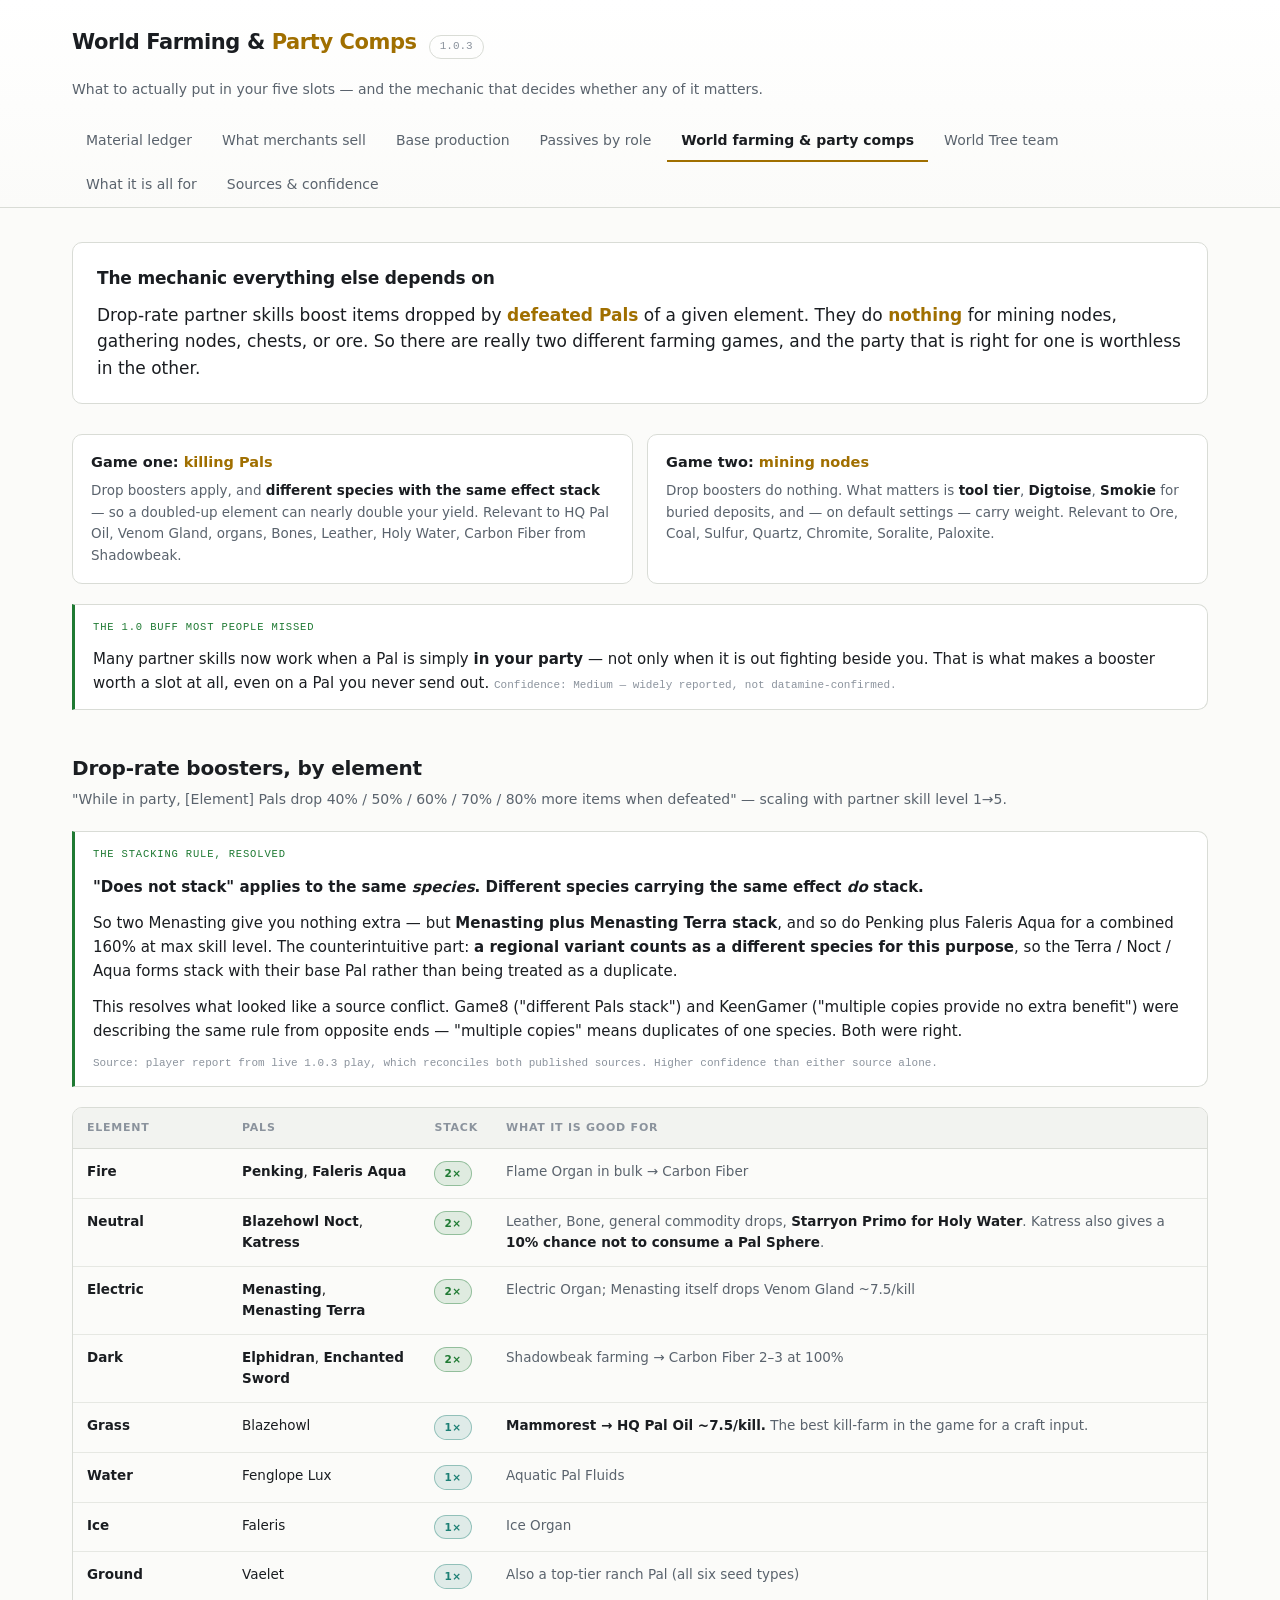
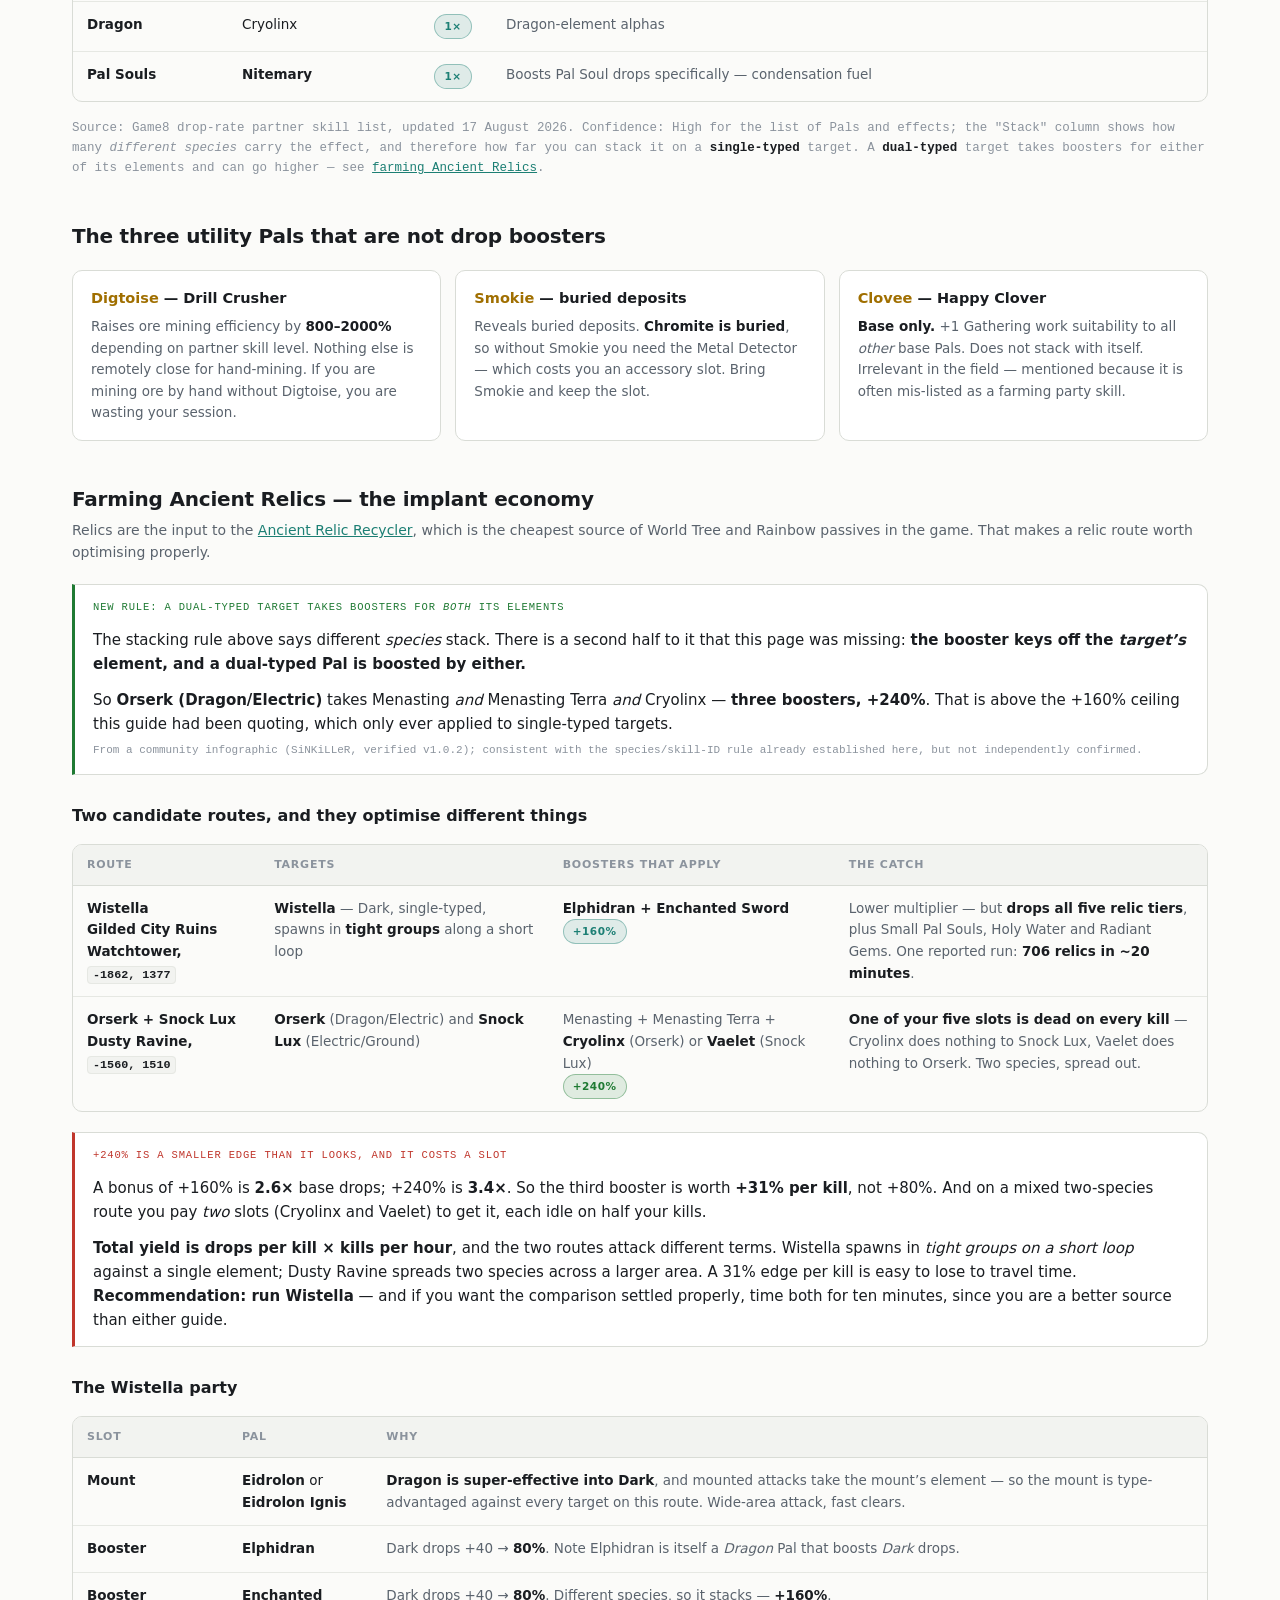
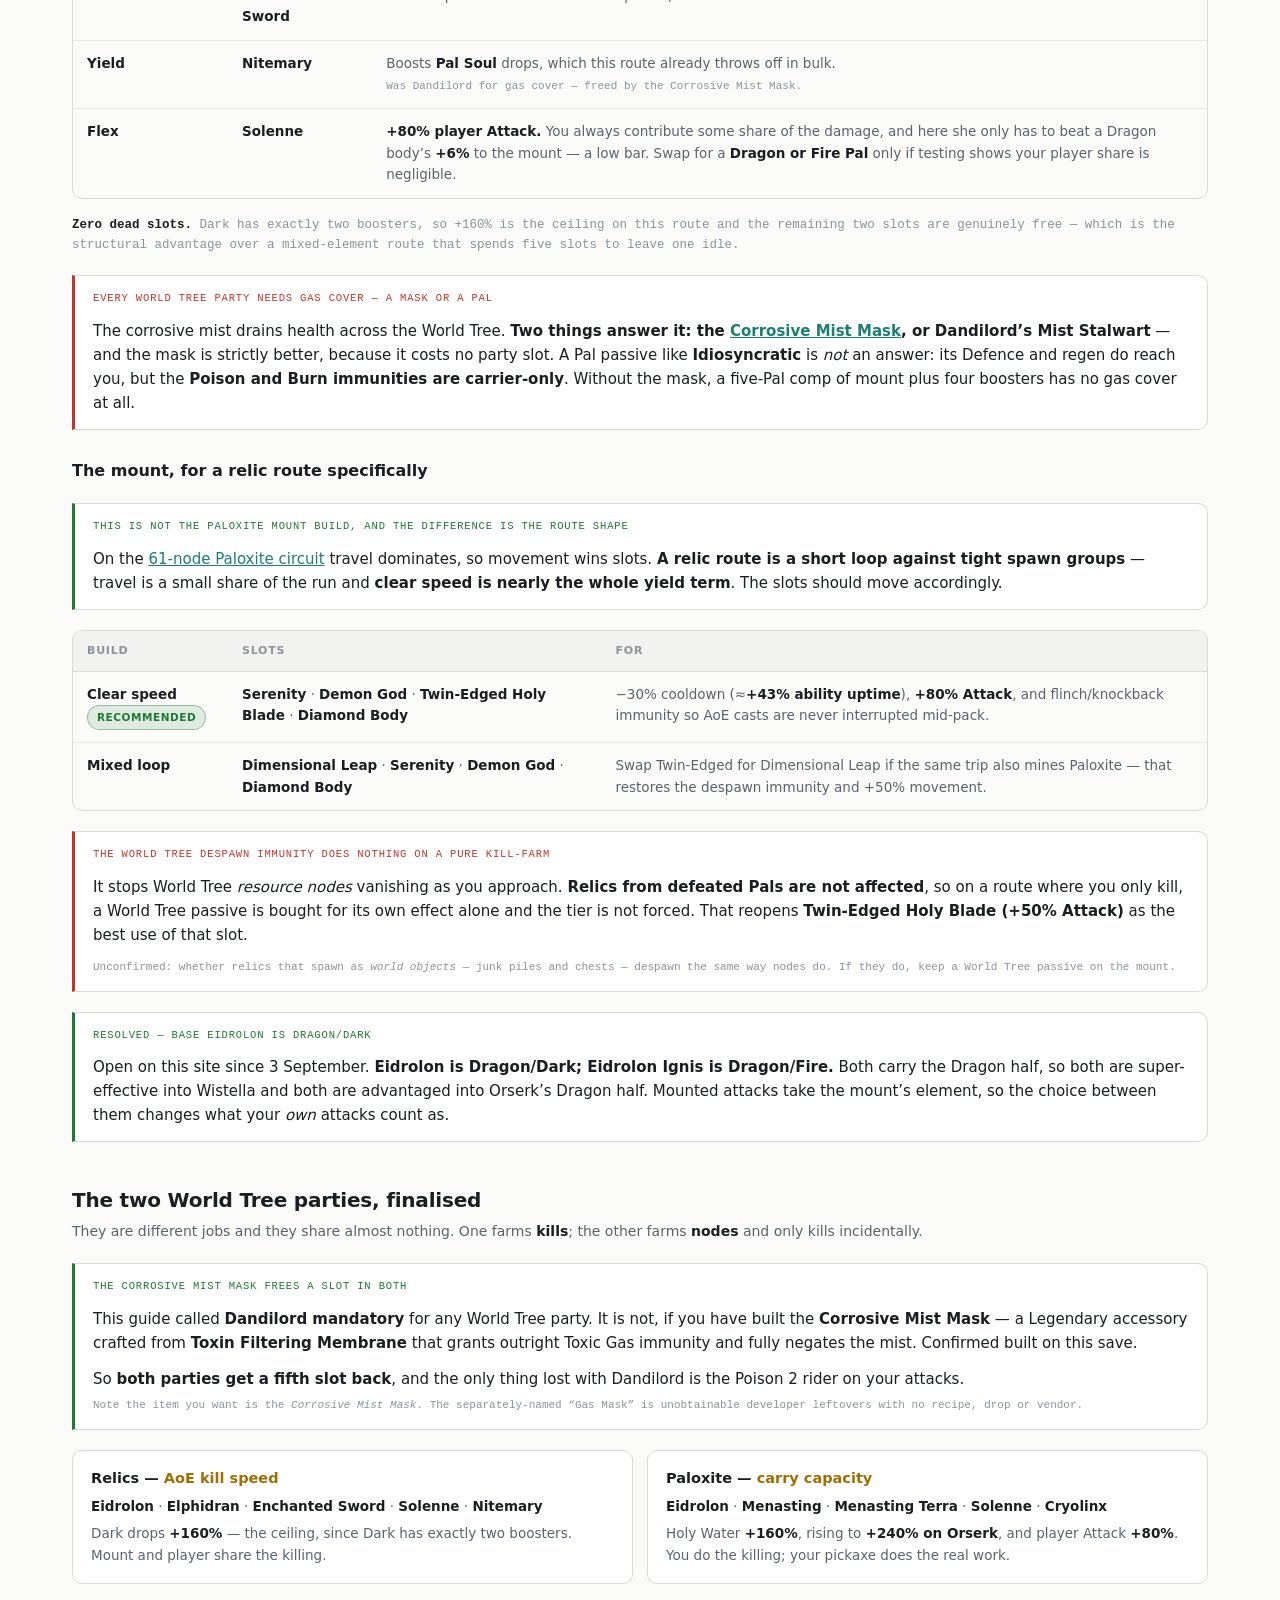
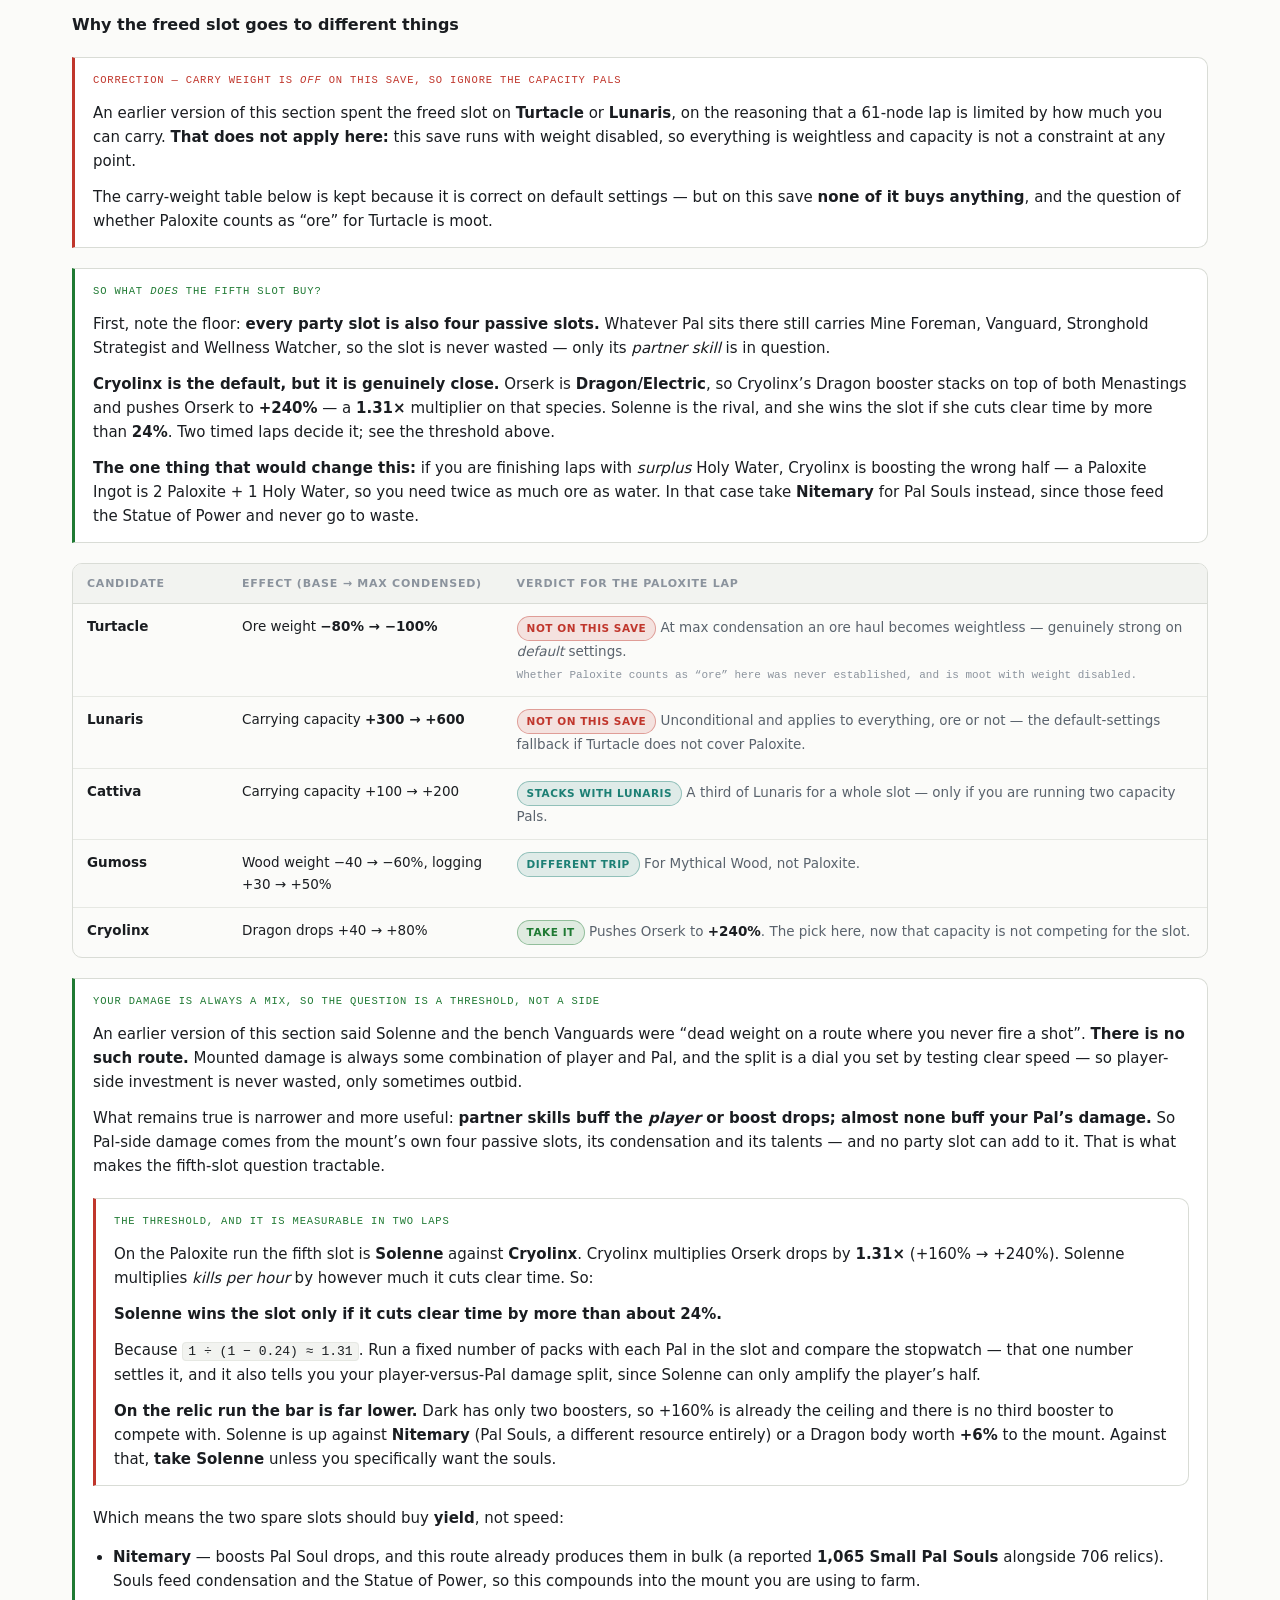
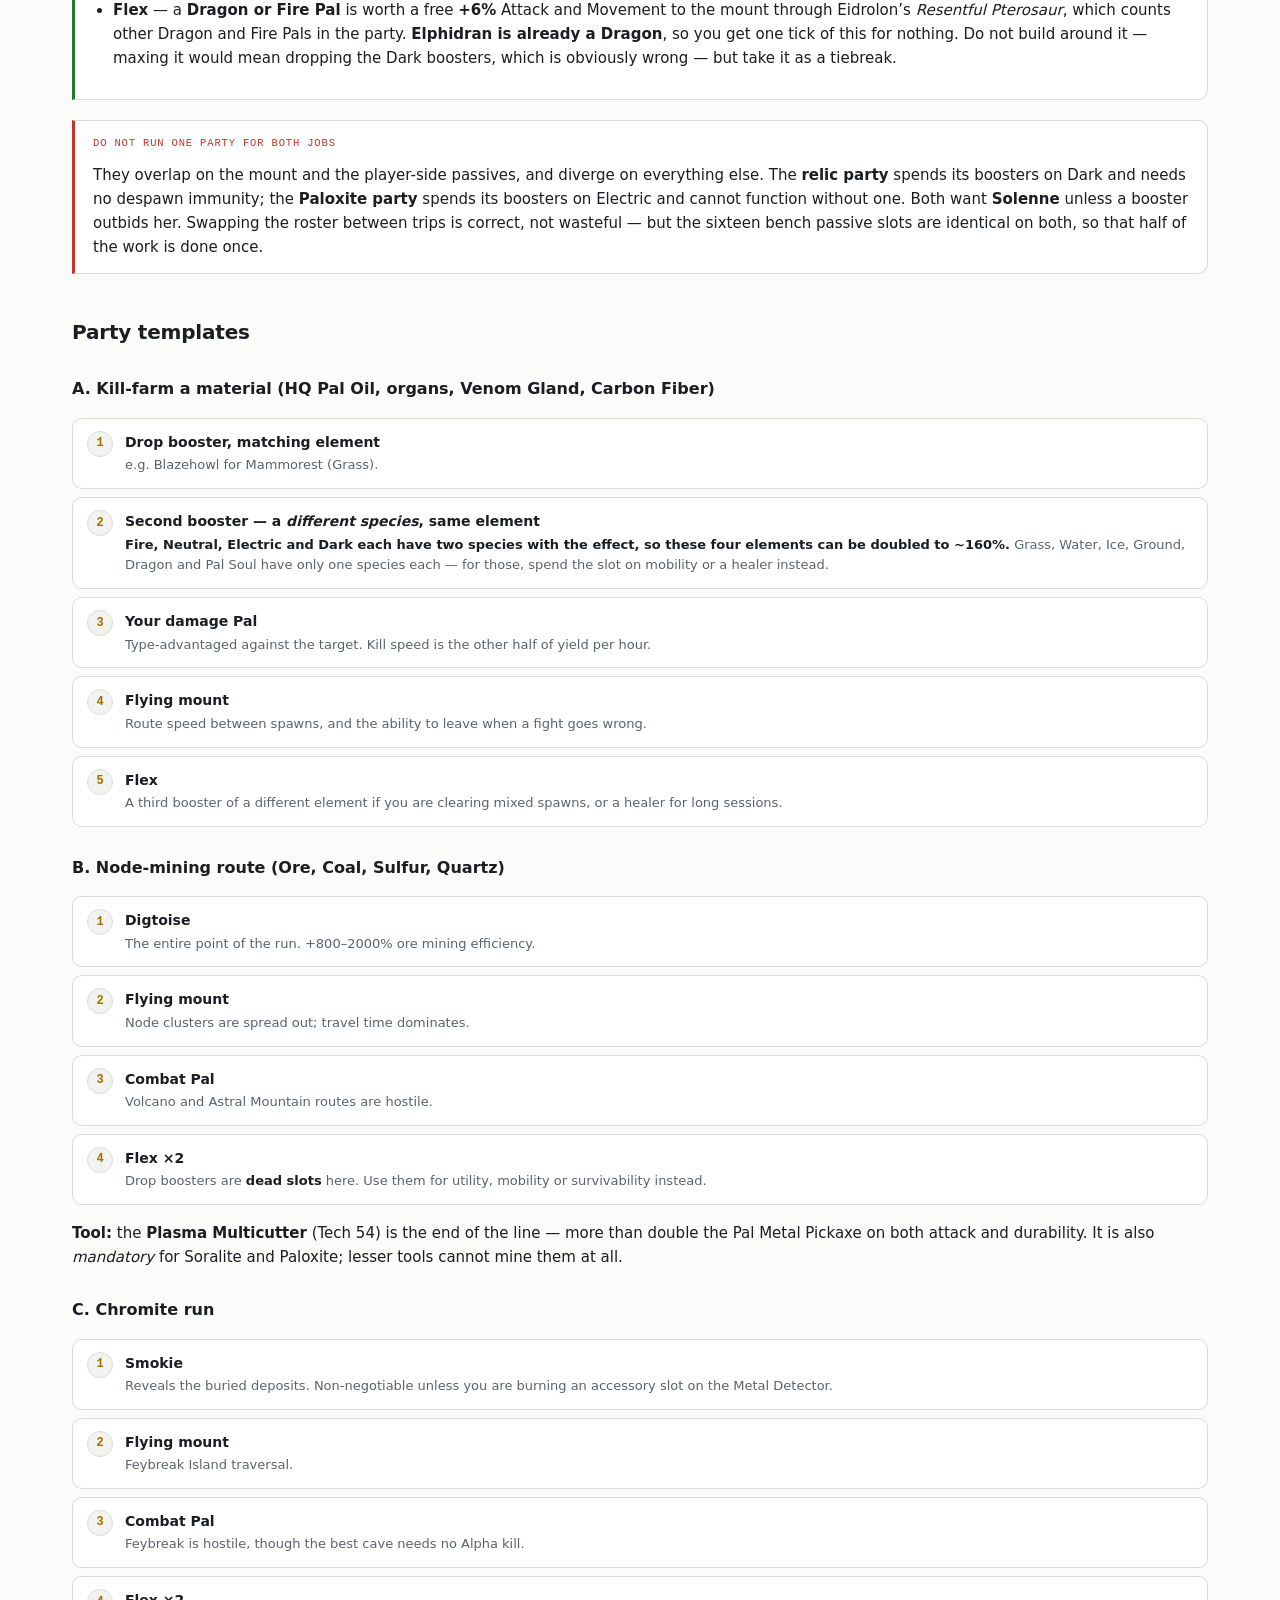
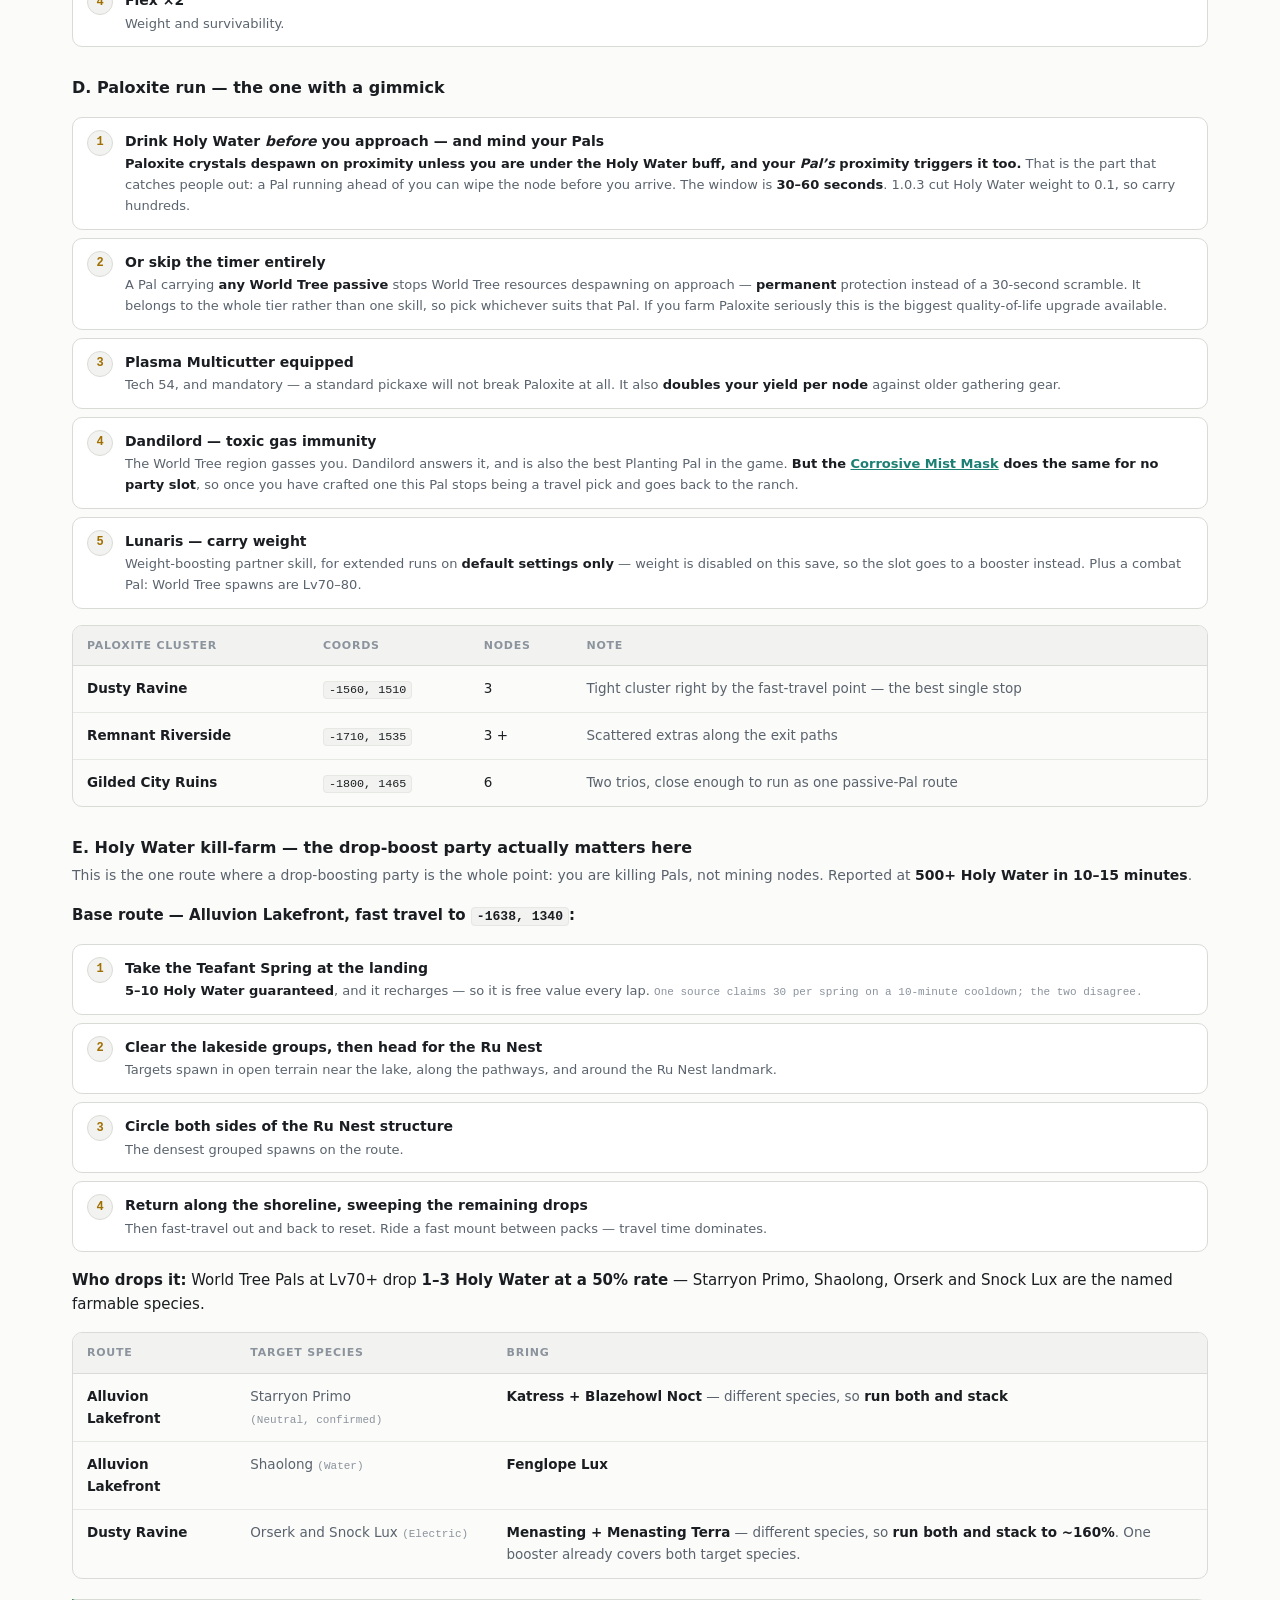
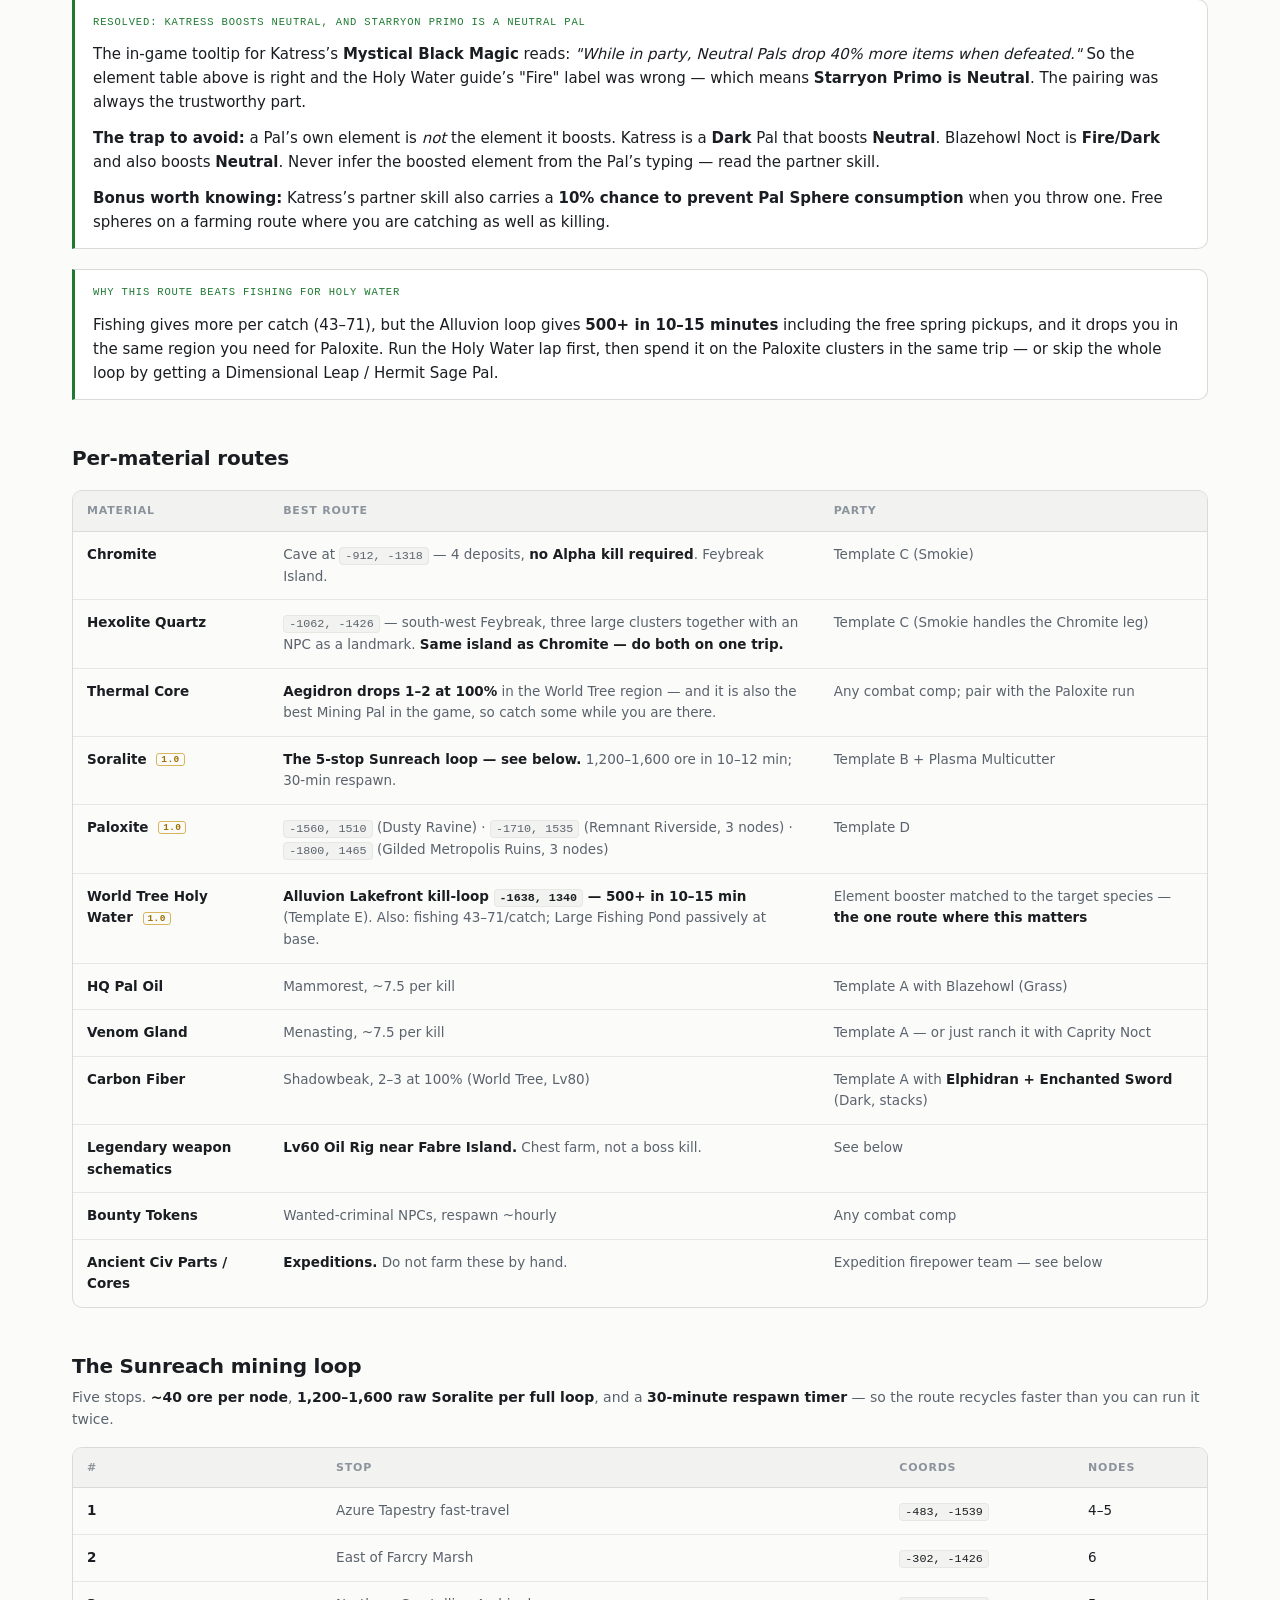
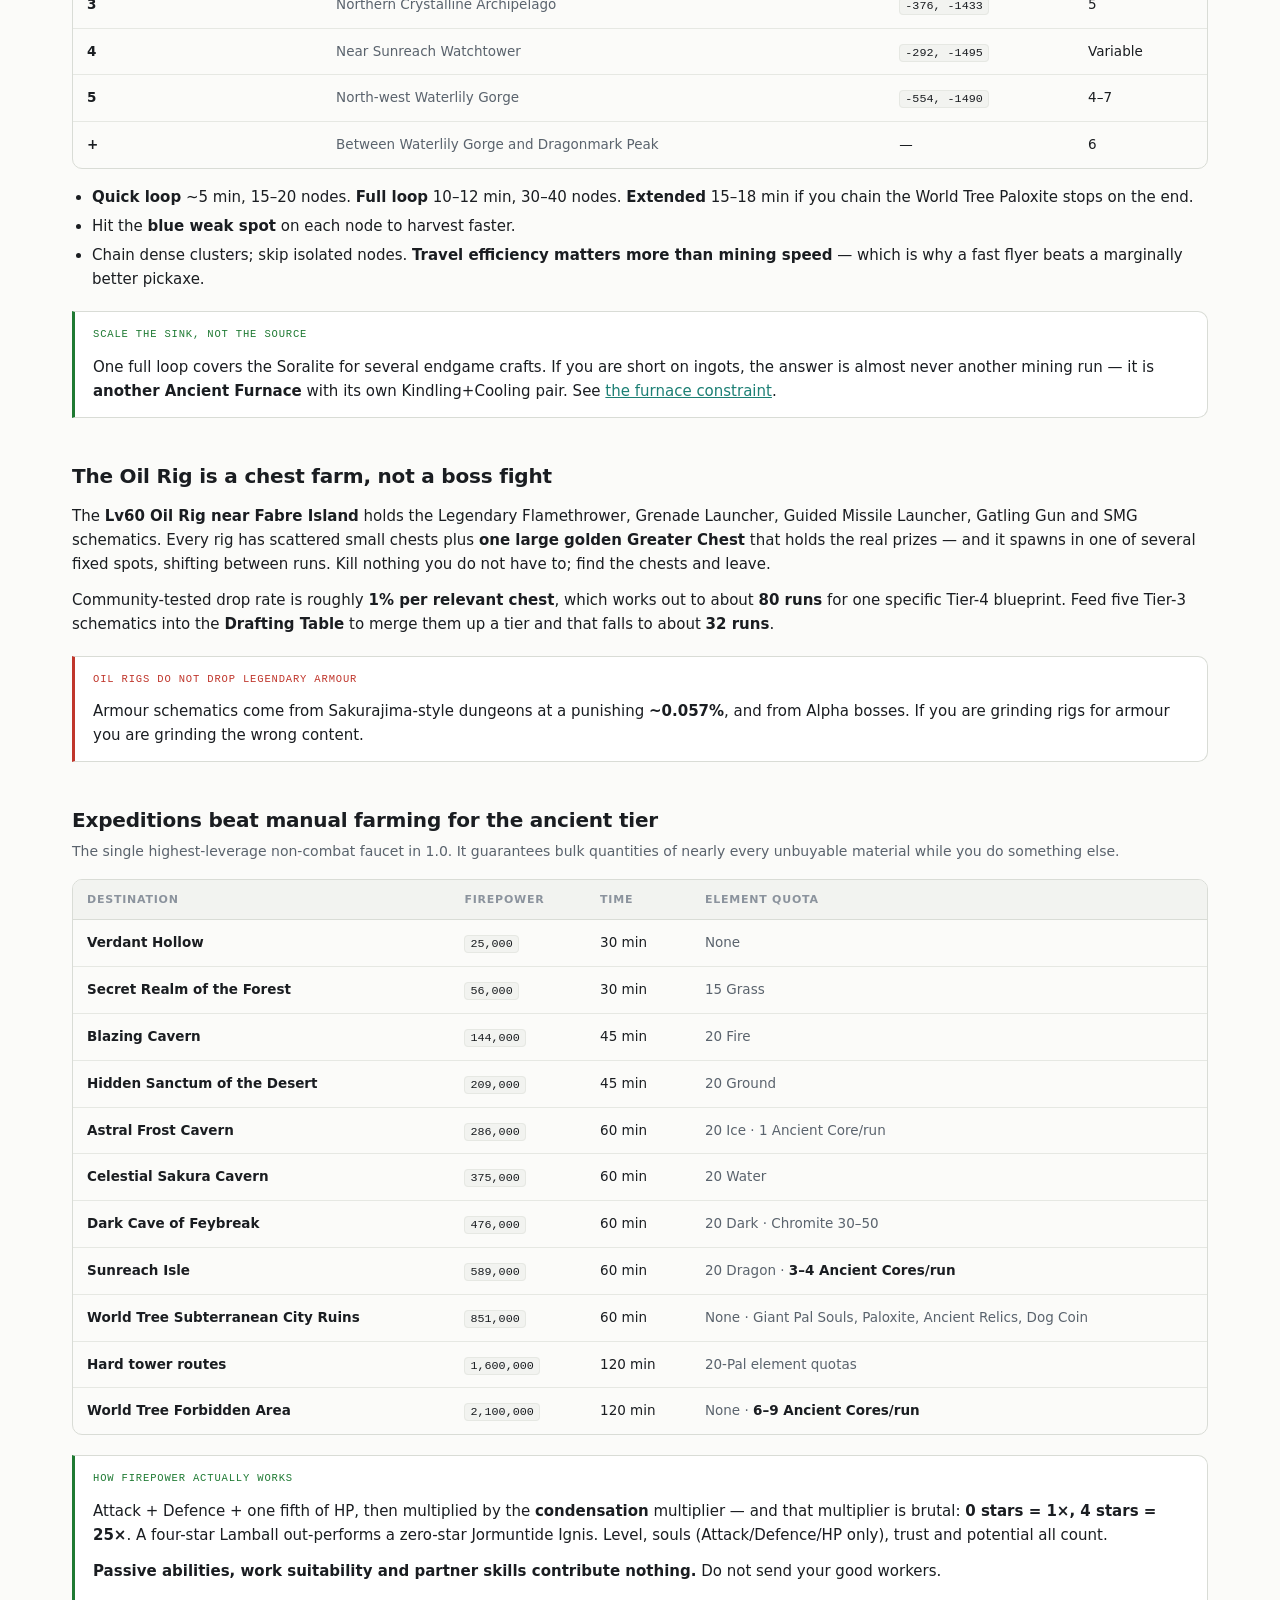
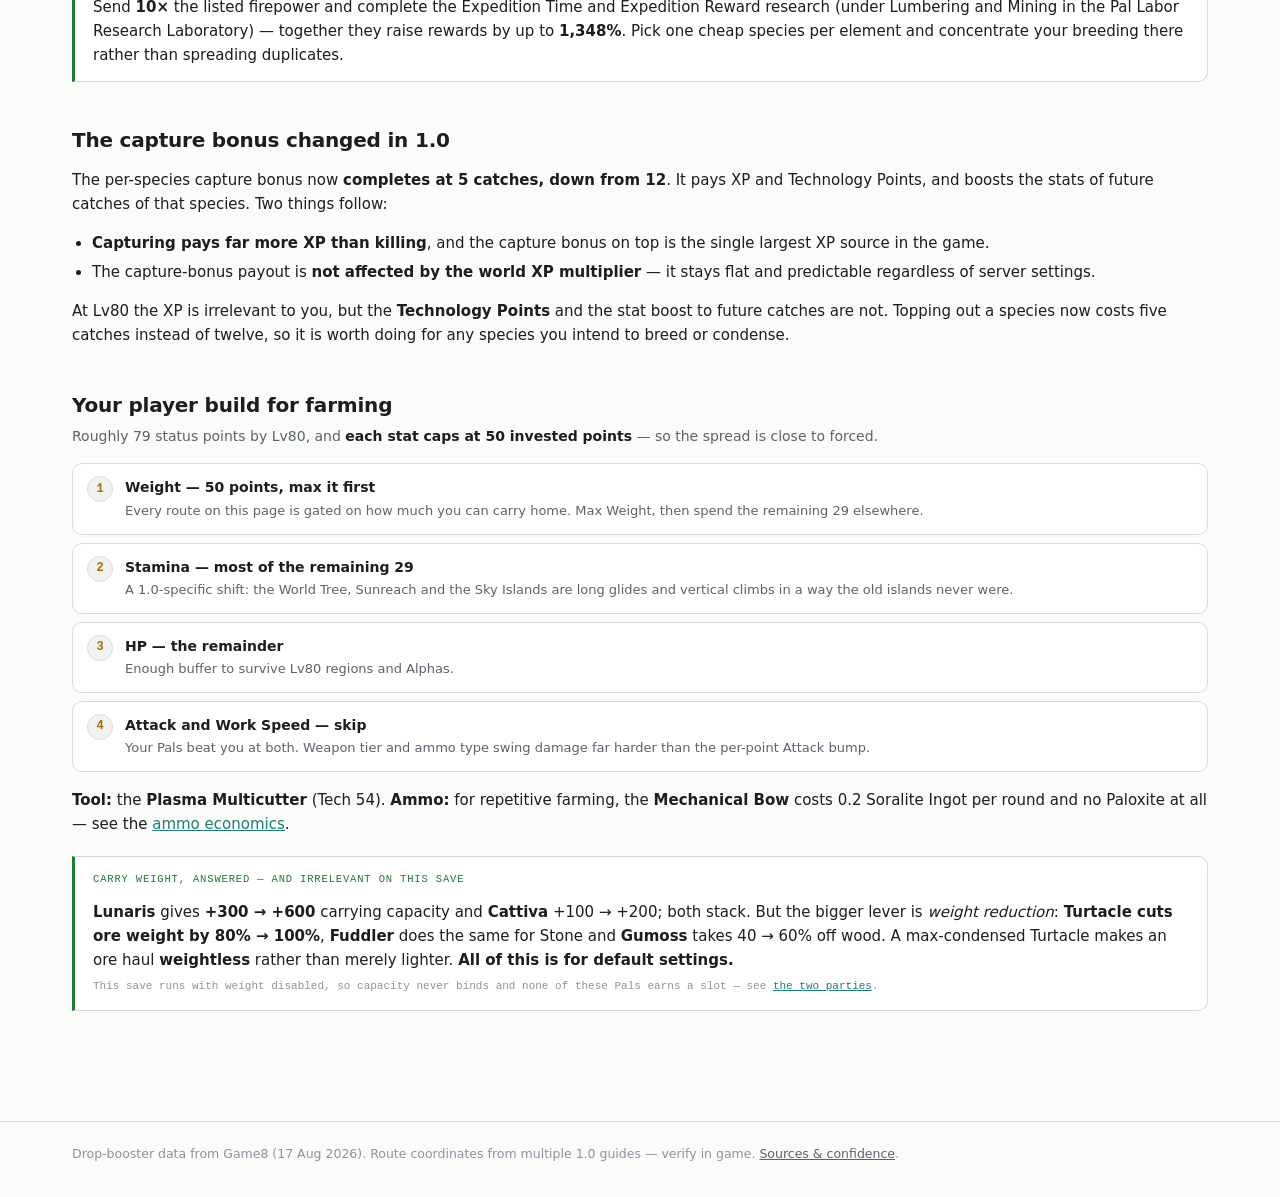
<file: world-farming.html>
<!doctype html>
<html lang="en">
<head>
<meta charset="utf-8">
<meta name="viewport" content="width=device-width, initial-scale=1">
<title>World Farming &amp; Party Comps — Palworld 1.0</title>
<meta name="description" content="How drop rate actually works in Palworld 1.0, which drop-boosting Pals stack, and the exact route and party for every material you cannot buy or automate.">
<link rel="stylesheet" href="assets/style.css">
</head>
<body>

<header class="site">
  <div class="wrap">
    <div class="brand">
      <h1>World Farming &amp; <span>Party Comps</span></h1>
      <span class="ver">1.0.3</span>
      <p class="lede">What to actually put in your five slots — and the mechanic that decides whether any of it matters.</p>
    </div>
    <nav class="site">
      <a href="index.html">Material ledger</a>
      <a href="merchants.html">What merchants sell</a>
      <a href="base-production.html">Base production</a>
      <a href="passives.html">Passives by role</a>
      <a href="world-farming.html" class="on">World farming &amp; party comps</a>
      <a href="world-tree-team.html">World Tree team</a>
      <a href="endgame-demand.html">What it is all for</a>
      <a href="sources.html">Sources &amp; confidence</a>
    </nav>
  </div>
</header>

<main>
<div class="wrap">

  <div class="answer">
    <h2>The mechanic everything else depends on</h2>
    <p class="big">Drop-rate partner skills boost items dropped by <em>defeated Pals</em> of a given element. They do <em>nothing</em> for mining nodes, gathering nodes, chests, or ore. So there are really two different farming games, and the party that is right for one is worthless in the other.</p>
  </div>

  <div class="cards">
    <div class="card">
      <h4>Game one: <span class="who">killing Pals</span></h4>
      <p>Drop boosters apply, and <strong>different species with the same effect stack</strong> — so a doubled-up element can nearly double your yield. Relevant to HQ Pal Oil, Venom Gland, organs, Bones, Leather, Holy Water, Carbon Fiber from Shadowbeak.</p>
    </div>
    <div class="card">
      <h4>Game two: <span class="who">mining nodes</span></h4>
      <p>Drop boosters do nothing. What matters is <strong>tool tier</strong>, <strong>Digtoise</strong>, <strong>Smokie</strong> for buried deposits, and &mdash; on default settings &mdash; carry weight. Relevant to Ore, Coal, Sulfur, Quartz, Chromite, Soralite, Paloxite.</p>
    </div>
  </div>

  <div class="callout good">
    <span class="tag">The 1.0 buff most people missed</span>
    <p>Many partner skills now work when a Pal is simply <strong>in your party</strong> — not only when it is out fighting beside you. That is what makes a booster worth a slot at all, even on a Pal you never send out. <span class="conf">Confidence: Medium — widely reported, not datamine-confirmed.</span></p>
  </div>

  <h2>Drop-rate boosters, by element</h2>
  <p class="sub">"While in party, [Element] Pals drop 40% / 50% / 60% / 70% / 80% more items when defeated" — scaling with partner skill level 1&rarr;5.</p>

  <div class="callout good">
    <span class="tag">The stacking rule, resolved</span>
    <p><strong>"Does not stack" applies to the same <em>species</em>. Different species carrying the same effect <em>do</em> stack.</strong></p>
    <p>So two Menasting give you nothing extra — but <strong>Menasting plus Menasting Terra stack</strong>, and so do Penking plus Faleris Aqua for a combined 160% at max skill level. The counterintuitive part: <strong>a regional variant counts as a different species for this purpose</strong>, so the Terra / Noct / Aqua forms stack with their base Pal rather than being treated as a duplicate.</p>
    <p>This resolves what looked like a source conflict. Game8 ("different Pals stack") and KeenGamer ("multiple copies provide no extra benefit") were describing the same rule from opposite ends — "multiple copies" means duplicates of one species. Both were right.</p>
    <p class="conf">Source: player report from live 1.0.3 play, which reconciles both published sources. Higher confidence than either source alone.</p>
  </div>

  <div class="scroll">
  <table>
    <thead><tr><th>Element</th><th>Pals</th><th>Stack</th><th>What it is good for</th></tr></thead>
    <tbody>
      <tr><td class="mat">Fire</td><td><strong>Penking</strong>, <strong>Faleris Aqua</strong></td><td><span class="pill yes">2&times;</span></td><td class="detail">Flame Organ in bulk &rarr; Carbon Fiber</td></tr>
      <tr><td class="mat">Neutral</td><td><strong>Blazehowl Noct</strong>, <strong>Katress</strong></td><td><span class="pill yes">2&times;</span></td><td class="detail">Leather, Bone, general commodity drops, <strong>Starryon Primo for Holy Water</strong>. Katress also gives a <strong>10% chance not to consume a Pal Sphere</strong>.</td></tr>
      <tr><td class="mat">Electric</td><td><strong>Menasting</strong>, <strong>Menasting Terra</strong></td><td><span class="pill yes">2&times;</span></td><td class="detail">Electric Organ; Menasting itself drops Venom Gland ~7.5/kill</td></tr>
      <tr><td class="mat">Dark</td><td><strong>Elphidran</strong>, <strong>Enchanted Sword</strong></td><td><span class="pill yes">2&times;</span></td><td class="detail">Shadowbeak farming &rarr; Carbon Fiber 2–3 at 100%</td></tr>
      <tr><td class="mat">Grass</td><td>Blazehowl</td><td><span class="pill partial">1&times;</span></td><td class="detail"><strong>Mammorest &rarr; HQ Pal Oil ~7.5/kill.</strong> The best kill-farm in the game for a craft input.</td></tr>
      <tr><td class="mat">Water</td><td>Fenglope Lux</td><td><span class="pill partial">1&times;</span></td><td class="detail">Aquatic Pal Fluids</td></tr>
      <tr><td class="mat">Ice</td><td>Faleris</td><td><span class="pill partial">1&times;</span></td><td class="detail">Ice Organ</td></tr>
      <tr><td class="mat">Ground</td><td>Vaelet</td><td><span class="pill partial">1&times;</span></td><td class="detail">Also a top-tier ranch Pal (all six seed types)</td></tr>
      <tr><td class="mat">Dragon</td><td>Cryolinx</td><td><span class="pill partial">1&times;</span></td><td class="detail">Dragon-element alphas</td></tr>
      <tr><td class="mat">Pal Souls</td><td><strong>Nitemary</strong></td><td><span class="pill partial">1&times;</span></td><td class="detail">Boosts Pal Soul drops specifically — condensation fuel</td></tr>
    </tbody>
  </table>
  </div>
  <p class="count">Source: Game8 drop-rate partner skill list, updated 17 August 2026. Confidence: High for the list of Pals and effects; the "Stack" column shows how many <em>different species</em> carry the effect, and therefore how far you can stack it on a <strong>single-typed</strong> target. A <strong>dual-typed</strong> target takes boosters for either of its elements and can go higher &mdash; see <a href="#relics">farming Ancient Relics</a>.</p>

  <h2>The three utility Pals that are not drop boosters</h2>
  <div class="cards">
    <div class="card">
      <h4><span class="who">Digtoise</span> &mdash; Drill Crusher</h4>
      <p>Raises ore mining efficiency by <strong>800–2000%</strong> depending on partner skill level. Nothing else is remotely close for hand-mining. If you are mining ore by hand without Digtoise, you are wasting your session.</p>
    </div>
    <div class="card">
      <h4><span class="who">Smokie</span> &mdash; buried deposits</h4>
      <p>Reveals buried deposits. <strong>Chromite is buried</strong>, so without Smokie you need the Metal Detector — which costs you an accessory slot. Bring Smokie and keep the slot.</p>
    </div>
    <div class="card">
      <h4><span class="who">Clovee</span> &mdash; Happy Clover</h4>
      <p><strong>Base only.</strong> +1 Gathering work suitability to all <em>other</em> base Pals. Does not stack with itself. Irrelevant in the field — mentioned because it is often mis-listed as a farming party skill.</p>
    </div>
  </div>

  <h2 id="relics">Farming Ancient Relics &mdash; the implant economy</h2>
  <p class="sub">Relics are the input to the <a href="passives.html#acquire">Ancient Relic Recycler</a>, which is the cheapest source of World Tree and Rainbow passives in the game. That makes a relic route worth optimising properly.</p>

  <div class="callout good">
    <span class="tag">New rule: a dual-typed target takes boosters for <em>both</em> its elements</span>
    <p>The stacking rule above says different <em>species</em> stack. There is a second half to it that this page was missing: <strong>the booster keys off the <em>target&rsquo;s</em> element, and a dual-typed Pal is boosted by either.</strong></p>
    <p>So <strong>Orserk (Dragon/Electric)</strong> takes Menasting <em>and</em> Menasting Terra <em>and</em> Cryolinx &mdash; <strong>three boosters, +240%</strong>. That is above the +160% ceiling this guide had been quoting, which only ever applied to single-typed targets. <span class="conf">From a community infographic (SiNKiLLeR, verified v1.0.2); consistent with the species/skill-ID rule already established here, but not independently confirmed.</span></p>
  </div>

  <h3>Two candidate routes, and they optimise different things</h3>
  <div class="scroll">
  <table>
    <thead><tr><th>Route</th><th>Targets</th><th>Boosters that apply</th><th>The catch</th></tr></thead>
    <tbody>
      <tr>
        <td class="mat"><strong>Wistella</strong><br><span class="detail">Gilded City Ruins Watchtower, <code>-1862, 1377</code></span></td>
        <td class="detail"><strong>Wistella</strong> &mdash; Dark, single-typed, spawns in <strong>tight groups</strong> along a short loop</td>
        <td class="detail"><strong>Elphidran + Enchanted Sword</strong><br><span class="pill partial">+160%</span></td>
        <td class="detail">Lower multiplier &mdash; but <strong>drops all five relic tiers</strong>, plus Small Pal Souls, Holy Water and Radiant Gems. One reported run: <strong>706 relics in ~20 minutes</strong>.</td>
      </tr>
      <tr>
        <td class="mat"><strong>Orserk + Snock Lux</strong><br><span class="detail">Dusty Ravine, <code>-1560, 1510</code></span></td>
        <td class="detail"><strong>Orserk</strong> (Dragon/Electric) and <strong>Snock Lux</strong> (Electric/Ground)</td>
        <td class="detail">Menasting + Menasting Terra + <strong>Cryolinx</strong> (Orserk) or <strong>Vaelet</strong> (Snock Lux)<br><span class="pill yes">+240%</span></td>
        <td class="detail"><strong>One of your five slots is dead on every kill</strong> &mdash; Cryolinx does nothing to Snock Lux, Vaelet does nothing to Orserk. Two species, spread out.</td>
      </tr>
    </tbody>
  </table>
  </div>

  <div class="callout warn">
    <span class="tag">+240% is a smaller edge than it looks, and it costs a slot</span>
    <p>A bonus of +160% is <strong>2.6&times;</strong> base drops; +240% is <strong>3.4&times;</strong>. So the third booster is worth <strong>+31% per kill</strong>, not +80%. And on a mixed two-species route you pay <em>two</em> slots (Cryolinx and Vaelet) to get it, each idle on half your kills.</p>
    <p><strong>Total yield is drops per kill &times; kills per hour</strong>, and the two routes attack different terms. Wistella spawns in <em>tight groups on a short loop</em> against a single element; Dusty Ravine spreads two species across a larger area. A 31% edge per kill is easy to lose to travel time. <strong>Recommendation: run Wistella</strong> &mdash; and if you want the comparison settled properly, time both for ten minutes, since you are a better source than either guide.</p>
  </div>

  <h3>The Wistella party</h3>
  <div class="scroll">
  <table>
    <thead><tr><th>Slot</th><th>Pal</th><th>Why</th></tr></thead>
    <tbody>
      <tr><td class="mat">Mount</td><td><strong>Eidrolon</strong> or <strong>Eidrolon Ignis</strong></td><td class="detail"><strong>Dragon is super-effective into Dark</strong>, and mounted attacks take the mount&rsquo;s element &mdash; so the mount is type-advantaged against every target on this route. Wide-area attack, fast clears.</td></tr>
      <tr><td class="mat">Booster</td><td><strong>Elphidran</strong></td><td class="detail">Dark drops +40 &rarr; <strong>80%</strong>. Note Elphidran is itself a <em>Dragon</em> Pal that boosts <em>Dark</em> drops.</td></tr>
      <tr><td class="mat">Booster</td><td><strong>Enchanted Sword</strong></td><td class="detail">Dark drops +40 &rarr; <strong>80%</strong>. Different species, so it stacks &mdash; <strong>+160%</strong>.</td></tr>
      <tr><td class="mat">Yield</td><td><strong>Nitemary</strong></td><td class="detail">Boosts <strong>Pal Soul</strong> drops, which this route already throws off in bulk. <span class="conf">Was Dandilord for gas cover &mdash; freed by the Corrosive Mist Mask.</span></td></tr>
      <tr><td class="mat">Flex</td><td><strong>Solenne</strong></td><td class="detail"><strong>+80% player Attack.</strong> You always contribute some share of the damage, and here she only has to beat a Dragon body&rsquo;s <strong>+6%</strong> to the mount &mdash; a low bar. Swap for a <strong>Dragon or Fire Pal</strong> only if testing shows your player share is negligible.</td></tr>
    </tbody>
  </table>
  </div>
  <p class="count"><strong>Zero dead slots.</strong> Dark has exactly two boosters, so +160% is the ceiling on this route and the remaining two slots are genuinely free &mdash; which is the structural advantage over a mixed-element route that spends five slots to leave one idle.</p>

  <div class="callout warn">
    <span class="tag">Every World Tree party needs gas cover &mdash; a mask or a Pal</span>
    <p>The corrosive mist drains health across the World Tree. <strong>Two things answer it: the <a href="#two-parties">Corrosive Mist Mask</a>, or Dandilord&rsquo;s Mist Stalwart</strong> &mdash; and the mask is strictly better, because it costs no party slot. A Pal passive like <strong>Idiosyncratic</strong> is <em>not</em> an answer: its Defence and regen do reach you, but the <strong>Poison and Burn immunities are carrier-only</strong>. Without the mask, a five-Pal comp of mount plus four boosters has no gas cover at all.</p>
  </div>

  <h3>The mount, for a relic route specifically</h3>
  <div class="callout good">
    <span class="tag">This is not the Paloxite mount build, and the difference is the route shape</span>
    <p>On the <a href="world-tree-team.html">61-node Paloxite circuit</a> travel dominates, so movement wins slots. <strong>A relic route is a short loop against tight spawn groups</strong> &mdash; travel is a small share of the run and <strong>clear speed is nearly the whole yield term</strong>. The slots should move accordingly.</p>
  </div>
  <div class="scroll">
  <table>
    <thead><tr><th>Build</th><th>Slots</th><th>For</th></tr></thead>
    <tbody>
      <tr><td class="mat"><strong>Clear speed</strong><br><span class="pill yes">Recommended</span></td><td class="detail"><strong>Serenity</strong> &middot; <strong>Demon God</strong> &middot; <strong>Twin-Edged Holy Blade</strong> &middot; <strong>Diamond Body</strong></td><td class="detail">&minus;30% cooldown (&asymp;<strong>+43% ability uptime</strong>), <strong>+80% Attack</strong>, and flinch/knockback immunity so AoE casts are never interrupted mid-pack.</td></tr>
      <tr><td class="mat">Mixed loop</td><td class="detail"><strong>Dimensional Leap</strong> &middot; <strong>Serenity</strong> &middot; <strong>Demon God</strong> &middot; <strong>Diamond Body</strong></td><td class="detail">Swap Twin-Edged for Dimensional Leap if the same trip also mines Paloxite &mdash; that restores the despawn immunity and +50% movement.</td></tr>
    </tbody>
  </table>
  </div>

  <div class="callout warn">
    <span class="tag">The World Tree despawn immunity does nothing on a pure kill-farm</span>
    <p>It stops World Tree <em>resource nodes</em> vanishing as you approach. <strong>Relics from defeated Pals are not affected</strong>, so on a route where you only kill, a World Tree passive is bought for its own effect alone and the tier is not forced. That reopens <strong>Twin-Edged Holy Blade (+50% Attack)</strong> as the best use of that slot.</p>
    <p class="conf">Unconfirmed: whether relics that spawn as <em>world objects</em> &mdash; junk piles and chests &mdash; despawn the same way nodes do. If they do, keep a World Tree passive on the mount.</p>
  </div>

  <div class="callout good">
    <span class="tag">Resolved &mdash; base Eidrolon is Dragon/Dark</span>
    <p>Open on this site since 3 September. <strong>Eidrolon is Dragon/Dark; Eidrolon Ignis is Dragon/Fire.</strong> Both carry the Dragon half, so both are super-effective into Wistella and both are advantaged into Orserk&rsquo;s Dragon half. Mounted attacks take the mount&rsquo;s element, so the choice between them changes what your <em>own</em> attacks count as.</p>
  </div>


  <h2 id="two-parties">The two World Tree parties, finalised</h2>
  <p class="sub">They are different jobs and they share almost nothing. One farms <strong>kills</strong>; the other farms <strong>nodes</strong> and only kills incidentally.</p>

  <div class="callout good">
    <span class="tag">The Corrosive Mist Mask frees a slot in both</span>
    <p>This guide called <strong>Dandilord mandatory</strong> for any World Tree party. It is not, if you have built the <strong>Corrosive Mist Mask</strong> &mdash; a Legendary accessory crafted from <strong>Toxin Filtering Membrane</strong> that grants outright Toxic Gas immunity and fully negates the mist. Confirmed built on this save.</p>
    <p>So <strong>both parties get a fifth slot back</strong>, and the only thing lost with Dandilord is the Poison 2 rider on your attacks. <span class="conf">Note the item you want is the <em>Corrosive Mist Mask</em>. The separately-named &ldquo;Gas Mask&rdquo; is unobtainable developer leftovers with no recipe, drop or vendor.</span></p>
  </div>

  <div class="cards">
    <div class="card">
      <h4>Relics &mdash; <span class="who">AoE kill speed</span></h4>
      <p><strong>Eidrolon</strong> &middot; <strong>Elphidran</strong> &middot; <strong>Enchanted Sword</strong> &middot; <strong>Solenne</strong> &middot; <strong>Nitemary</strong></p>
      <p>Dark drops <strong>+160%</strong> &mdash; the ceiling, since Dark has exactly two boosters. Mount and player share the killing.</p>
    </div>
    <div class="card">
      <h4>Paloxite &mdash; <span class="who">carry capacity</span></h4>
      <p><strong>Eidrolon</strong> &middot; <strong>Menasting</strong> &middot; <strong>Menasting Terra</strong> &middot; <strong>Solenne</strong> &middot; <strong>Cryolinx</strong></p>
      <p>Holy Water <strong>+160%</strong>, rising to <strong>+240% on Orserk</strong>, and player Attack <strong>+80%</strong>. You do the killing; your pickaxe does the real work.</p>
    </div>
  </div>

  <h3>Why the freed slot goes to different things</h3>

  <div class="callout warn">
    <span class="tag">Correction &mdash; carry weight is <em>off</em> on this save, so ignore the capacity Pals</span>
    <p>An earlier version of this section spent the freed slot on <strong>Turtacle</strong> or <strong>Lunaris</strong>, on the reasoning that a 61-node lap is limited by how much you can carry. <strong>That does not apply here:</strong> this save runs with weight disabled, so everything is weightless and capacity is not a constraint at any point.</p>
    <p>The carry-weight table below is kept because it is correct on default settings &mdash; but on this save <strong>none of it buys anything</strong>, and the question of whether Paloxite counts as &ldquo;ore&rdquo; for Turtacle is moot.</p>
  </div>

  <div class="callout good">
    <span class="tag">So what <em>does</em> the fifth slot buy?</span>
    <p>First, note the floor: <strong>every party slot is also four passive slots.</strong> Whatever Pal sits there still carries Mine Foreman, Vanguard, Stronghold Strategist and Wellness Watcher, so the slot is never wasted &mdash; only its <em>partner skill</em> is in question.</p>
    <p><strong>Cryolinx is the default, but it is genuinely close.</strong> Orserk is <strong>Dragon/Electric</strong>, so Cryolinx&rsquo;s Dragon booster stacks on top of both Menastings and pushes Orserk to <strong>+240%</strong> &mdash; a <strong>1.31&times;</strong> multiplier on that species. Solenne is the rival, and she wins the slot if she cuts clear time by more than <strong>24%</strong>. Two timed laps decide it; see the threshold above.</p>
    <p><strong>The one thing that would change this:</strong> if you are finishing laps with <em>surplus</em> Holy Water, Cryolinx is boosting the wrong half &mdash; a Paloxite Ingot is 2 Paloxite + 1 Holy Water, so you need twice as much ore as water. In that case take <strong>Nitemary</strong> for Pal Souls instead, since those feed the Statue of Power and never go to waste.</p>
  </div>


  <div class="scroll">
  <table>
    <thead><tr><th>Candidate</th><th>Effect (base &rarr; max condensed)</th><th>Verdict for the Paloxite lap</th></tr></thead>
    <tbody>
      <tr><td class="mat"><strong>Turtacle</strong></td><td>Ore weight <strong>&minus;80% &rarr; &minus;100%</strong></td><td class="detail"><span class="pill no">Not on this save</span> At max condensation an ore haul becomes weightless &mdash; genuinely strong on <em>default</em> settings. <span class="conf">Whether Paloxite counts as &ldquo;ore&rdquo; here was never established, and is moot with weight disabled.</span></td></tr>
      <tr><td class="mat"><strong>Lunaris</strong></td><td>Carrying capacity <strong>+300 &rarr; +600</strong></td><td class="detail"><span class="pill no">Not on this save</span> Unconditional and applies to everything, ore or not &mdash; the default-settings fallback if Turtacle does not cover Paloxite.</td></tr>
      <tr><td class="mat">Cattiva</td><td>Carrying capacity +100 &rarr; +200</td><td class="detail"><span class="pill partial">Stacks with Lunaris</span> A third of Lunaris for a whole slot &mdash; only if you are running two capacity Pals.</td></tr>
      <tr><td class="mat">Gumoss</td><td>Wood weight &minus;40 &rarr; &minus;60%, logging +30 &rarr; +50%</td><td class="detail"><span class="pill partial">Different trip</span> For Mythical Wood, not Paloxite.</td></tr>
      <tr><td class="mat">Cryolinx</td><td>Dragon drops +40 &rarr; +80%</td><td class="detail"><span class="pill yes">Take it</span> Pushes Orserk to <strong>+240%</strong>. The pick here, now that capacity is not competing for the slot.</td></tr>
    </tbody>
  </table>
  </div>

  <div class="callout good">
    <span class="tag" id="split">Your damage is always a mix, so the question is a threshold, not a side</span>
    <p>An earlier version of this section said Solenne and the bench Vanguards were &ldquo;dead weight on a route where you never fire a shot&rdquo;. <strong>There is no such route.</strong> Mounted damage is always some combination of player and Pal, and the split is a dial you set by testing clear speed &mdash; so player-side investment is never wasted, only sometimes outbid.</p>
    <p>What remains true is narrower and more useful: <strong>partner skills buff the <em>player</em> or boost drops; almost none buff your Pal&rsquo;s damage.</strong> So Pal-side damage comes from the mount&rsquo;s own four passive slots, its condensation and its talents &mdash; and no party slot can add to it. That is what makes the fifth-slot question tractable.</p>

    <div class="callout warn">
      <span class="tag">The threshold, and it is measurable in two laps</span>
      <p>On the Paloxite run the fifth slot is <strong>Solenne</strong> against <strong>Cryolinx</strong>. Cryolinx multiplies Orserk drops by <strong>1.31&times;</strong> (+160% &rarr; +240%). Solenne multiplies <em>kills per hour</em> by however much it cuts clear time. So:</p>
      <p class="big"><strong>Solenne wins the slot only if it cuts clear time by more than about 24%.</strong></p>
      <p>Because <code>1 &divide; (1 &minus; 0.24) &asymp; 1.31</code>. Run a fixed number of packs with each Pal in the slot and compare the stopwatch &mdash; that one number settles it, and it also tells you your player-versus-Pal damage split, since Solenne can only amplify the player&rsquo;s half.</p>
      <p><strong>On the relic run the bar is far lower.</strong> Dark has only two boosters, so +160% is already the ceiling and there is no third booster to compete with. Solenne is up against <strong>Nitemary</strong> (Pal Souls, a different resource entirely) or a Dragon body worth <strong>+6%</strong> to the mount. Against that, <strong>take Solenne</strong> unless you specifically want the souls.</p>
    </div>
    <p>Which means the two spare slots should buy <strong>yield</strong>, not speed:</p>
    <ul>
      <li><strong>Nitemary</strong> &mdash; boosts Pal Soul drops, and this route already produces them in bulk (a reported <strong>1,065 Small Pal Souls</strong> alongside 706 relics). Souls feed condensation and the Statue of Power, so this compounds into the mount you are using to farm.</li>
      <li><strong>Flex</strong> &mdash; a <strong>Dragon or Fire Pal</strong> is worth a free <strong>+6%</strong> Attack and Movement to the mount through Eidrolon&rsquo;s <em>Resentful Pterosaur</em>, which counts other Dragon and Fire Pals in the party. <strong>Elphidran is already a Dragon</strong>, so you get one tick of this for nothing. Do not build around it &mdash; maxing it would mean dropping the Dark boosters, which is obviously wrong &mdash; but take it as a tiebreak.</li>
    </ul>
  </div>

  <div class="callout warn">
    <span class="tag">Do not run one party for both jobs</span>
    <p>They overlap on the mount and the player-side passives, and diverge on everything else. The <strong>relic party</strong> spends its boosters on Dark and needs no despawn immunity; the <strong>Paloxite party</strong> spends its boosters on Electric and cannot function without one. Both want <strong>Solenne</strong> unless a booster outbids her. Swapping the roster between trips is correct, not wasteful &mdash; but the sixteen bench passive slots are identical on both, so that half of the work is done once.</p>
  </div>


  <h2>Party templates</h2>

  <h3>A. Kill-farm a material (HQ Pal Oil, organs, Venom Gland, Carbon Fiber)</h3>
  <ol class="slots">
    <li><span class="n">Drop booster, matching element</span><span class="d">e.g. Blazehowl for Mammorest (Grass).</span></li>
    <li><span class="n">Second booster &mdash; a <em>different species</em>, same element</span><span class="d"><strong>Fire, Neutral, Electric and Dark each have two species with the effect, so these four elements can be doubled to ~160%.</strong> Grass, Water, Ice, Ground, Dragon and Pal Soul have only one species each — for those, spend the slot on mobility or a healer instead.</span></li>
    <li><span class="n">Your damage Pal</span><span class="d">Type-advantaged against the target. Kill speed is the other half of yield per hour.</span></li>
    <li><span class="n">Flying mount</span><span class="d">Route speed between spawns, and the ability to leave when a fight goes wrong.</span></li>
    <li><span class="n">Flex</span><span class="d">A third booster of a different element if you are clearing mixed spawns, or a healer for long sessions.</span></li>
  </ol>

  <h3>B. Node-mining route (Ore, Coal, Sulfur, Quartz)</h3>
  <ol class="slots">
    <li><span class="n">Digtoise</span><span class="d">The entire point of the run. +800–2000% ore mining efficiency.</span></li>
    <li><span class="n">Flying mount</span><span class="d">Node clusters are spread out; travel time dominates.</span></li>
    <li><span class="n">Combat Pal</span><span class="d">Volcano and Astral Mountain routes are hostile.</span></li>
    <li><span class="n">Flex &times;2</span><span class="d">Drop boosters are <strong>dead slots</strong> here. Use them for utility, mobility or survivability instead.</span></li>
  </ol>
  <p><strong>Tool:</strong> the <strong>Plasma Multicutter</strong> (Tech 54) is the end of the line — more than double the Pal Metal Pickaxe on both attack and durability. It is also <em>mandatory</em> for Soralite and Paloxite; lesser tools cannot mine them at all.</p>

  <h3>C. Chromite run</h3>
  <ol class="slots">
    <li><span class="n">Smokie</span><span class="d">Reveals the buried deposits. Non-negotiable unless you are burning an accessory slot on the Metal Detector.</span></li>
    <li><span class="n">Flying mount</span><span class="d">Feybreak Island traversal.</span></li>
    <li><span class="n">Combat Pal</span><span class="d">Feybreak is hostile, though the best cave needs no Alpha kill.</span></li>
    <li><span class="n">Flex &times;2</span><span class="d">Weight and survivability.</span></li>
  </ol>

  <h3>D. Paloxite run &mdash; the one with a gimmick</h3>
  <ol class="slots">
    <li><span class="n">Drink Holy Water <em>before</em> you approach &mdash; and mind your Pals</span><span class="d"><strong>Paloxite crystals despawn on proximity unless you are under the Holy Water buff, and your <em>Pal&rsquo;s</em> proximity triggers it too.</strong> That is the part that catches people out: a Pal running ahead of you can wipe the node before you arrive. The window is <strong>30–60 seconds</strong>. 1.0.3 cut Holy Water weight to 0.1, so carry hundreds.</span></li>
    <li><span class="n">Or skip the timer entirely</span><span class="d">A Pal carrying <strong>any World Tree passive</strong> stops World Tree resources despawning on approach — <strong>permanent</strong> protection instead of a 30-second scramble. It belongs to the whole tier rather than one skill, so pick whichever suits that Pal. If you farm Paloxite seriously this is the biggest quality-of-life upgrade available.</span></li>
    <li><span class="n">Plasma Multicutter equipped</span><span class="d">Tech 54, and mandatory — a standard pickaxe will not break Paloxite at all. It also <strong>doubles your yield per node</strong> against older gathering gear.</span></li>
    <li><span class="n">Dandilord &mdash; toxic gas immunity</span><span class="d">The World Tree region gasses you. Dandilord answers it, and is also the best Planting Pal in the game. <strong>But the <a href="#two-parties">Corrosive Mist Mask</a> does the same for no party slot</strong>, so once you have crafted one this Pal stops being a travel pick and goes back to the ranch.</span></li>
    <li><span class="n">Lunaris &mdash; carry weight</span><span class="d">Weight-boosting partner skill, for extended runs on <strong>default settings only</strong> &mdash; weight is disabled on this save, so the slot goes to a booster instead. Plus a combat Pal: World Tree spawns are Lv70–80.</span></li>
  </ol>

  <div class="scroll">
  <table>
    <thead><tr><th>Paloxite cluster</th><th>Coords</th><th>Nodes</th><th>Note</th></tr></thead>
    <tbody>
      <tr><td class="mat">Dusty Ravine</td><td><code>-1560, 1510</code></td><td>3</td><td class="detail">Tight cluster right by the fast-travel point — the best single stop</td></tr>
      <tr><td class="mat">Remnant Riverside</td><td><code>-1710, 1535</code></td><td>3 +</td><td class="detail">Scattered extras along the exit paths</td></tr>
      <tr><td class="mat">Gilded City Ruins</td><td><code>-1800, 1465</code></td><td>6</td><td class="detail">Two trios, close enough to run as one passive-Pal route</td></tr>
    </tbody>
  </table>
  </div>

  <h3>E. Holy Water kill-farm &mdash; the drop-boost party actually matters here</h3>
  <p class="sub">This is the one route where a drop-boosting party is the whole point: you are killing Pals, not mining nodes. Reported at <strong>500+ Holy Water in 10–15 minutes</strong>.</p>
  <p><strong>Base route — Alluvion Lakefront, fast travel to <code>-1638, 1340</code>:</strong></p>
  <ol class="slots">
    <li><span class="n">Take the Teafant Spring at the landing</span><span class="d"><strong>5–10 Holy Water guaranteed</strong>, and it recharges — so it is free value every lap. <span class="conf">One source claims 30 per spring on a 10-minute cooldown; the two disagree.</span></span></li>
    <li><span class="n">Clear the lakeside groups, then head for the Ru Nest</span><span class="d">Targets spawn in open terrain near the lake, along the pathways, and around the Ru Nest landmark.</span></li>
    <li><span class="n">Circle both sides of the Ru Nest structure</span><span class="d">The densest grouped spawns on the route.</span></li>
    <li><span class="n">Return along the shoreline, sweeping the remaining drops</span><span class="d">Then fast-travel out and back to reset. Ride a fast mount between packs — travel time dominates.</span></li>
  </ol>
  <p><strong>Who drops it:</strong> World Tree Pals at Lv70+ drop <strong>1–3 Holy Water at a 50% rate</strong> — Starryon Primo, Shaolong, Orserk and Snock Lux are the named farmable species.</p>

  <div class="scroll">
  <table>
    <thead><tr><th>Route</th><th>Target species</th><th>Bring</th></tr></thead>
    <tbody>
      <tr><td class="mat">Alluvion Lakefront</td><td class="detail">Starryon Primo <span class="conf">(Neutral, confirmed)</span></td><td class="detail"><strong>Katress + Blazehowl Noct</strong> &mdash; different species, so <strong>run both and stack</strong></td></tr>
      <tr><td class="mat">Alluvion Lakefront</td><td class="detail">Shaolong <span class="conf">(Water)</span></td><td class="detail"><strong>Fenglope Lux</strong></td></tr>
      <tr><td class="mat">Dusty Ravine</td><td class="detail">Orserk and Snock Lux <span class="conf">(Electric)</span></td><td class="detail"><strong>Menasting + Menasting Terra</strong> — different species, so <strong>run both and stack to ~160%</strong>. One booster already covers both target species.</td></tr>
    </tbody>
  </table>
  </div>
  <div class="callout good">
    <span class="tag">Resolved: Katress boosts Neutral, and Starryon Primo is a Neutral Pal</span>
    <p>The in-game tooltip for Katress&rsquo;s <strong>Mystical Black Magic</strong> reads: <em>"While in party, Neutral Pals drop 40% more items when defeated."</em> So the element table above is right and the Holy Water guide&rsquo;s "Fire" label was wrong &mdash; which means <strong>Starryon Primo is Neutral</strong>. The pairing was always the trustworthy part.</p>
    <p><strong>The trap to avoid:</strong> a Pal&rsquo;s own element is <em>not</em> the element it boosts. Katress is a <strong>Dark</strong> Pal that boosts <strong>Neutral</strong>. Blazehowl Noct is <strong>Fire/Dark</strong> and also boosts <strong>Neutral</strong>. Never infer the boosted element from the Pal&rsquo;s typing &mdash; read the partner skill.</p>
    <p><strong>Bonus worth knowing:</strong> Katress&rsquo;s partner skill also carries a <strong>10% chance to prevent Pal Sphere consumption</strong> when you throw one. Free spheres on a farming route where you are catching as well as killing.</p>
  </div>

  <div class="callout good">
    <span class="tag">Why this route beats fishing for Holy Water</span>
    <p>Fishing gives more per catch (43–71), but the Alluvion loop gives <strong>500+ in 10–15 minutes</strong> including the free spring pickups, and it drops you in the same region you need for Paloxite. Run the Holy Water lap first, then spend it on the Paloxite clusters in the same trip — or skip the whole loop by getting a Dimensional Leap / Hermit Sage Pal.</p>
  </div>

  <h2>Per-material routes</h2>
  <div class="scroll">
  <table>
    <thead><tr><th>Material</th><th>Best route</th><th>Party</th></tr></thead>
    <tbody>
      <tr><td class="mat">Chromite</td><td class="detail">Cave at <code>-912, -1318</code> — 4 deposits, <strong>no Alpha kill required</strong>. Feybreak Island.</td><td class="detail">Template C (Smokie)</td></tr>
      <tr><td class="mat">Hexolite Quartz</td><td class="detail"><code>-1062, -1426</code> — south-west Feybreak, three large clusters together with an NPC as a landmark. <strong>Same island as Chromite — do both on one trip.</strong></td><td class="detail">Template C (Smokie handles the Chromite leg)</td></tr>
      <tr><td class="mat">Thermal Core</td><td class="detail"><strong>Aegidron drops 1–2 at 100%</strong> in the World Tree region — and it is also the best Mining Pal in the game, so catch some while you are there.</td><td class="detail">Any combat comp; pair with the Paloxite run</td></tr>
      <tr><td class="mat">Soralite <span class="new">1.0</span></td><td class="detail"><strong>The 5-stop Sunreach loop — see below.</strong> 1,200–1,600 ore in 10–12 min; 30-min respawn.</td><td class="detail">Template B + Plasma Multicutter</td></tr>
      <tr><td class="mat">Paloxite <span class="new">1.0</span></td><td class="detail"><code>-1560, 1510</code> (Dusty Ravine) &middot; <code>-1710, 1535</code> (Remnant Riverside, 3 nodes) &middot; <code>-1800, 1465</code> (Gilded Metropolis Ruins, 3 nodes)</td><td class="detail">Template D</td></tr>
      <tr><td class="mat">World Tree Holy Water <span class="new">1.0</span></td><td class="detail"><strong>Alluvion Lakefront kill-loop <code>-1638, 1340</code> — 500+ in 10–15 min</strong> (Template E). Also: fishing 43–71/catch; Large Fishing Pond passively at base.</td><td class="detail">Element booster matched to the target species — <strong>the one route where this matters</strong></td></tr>
      <tr><td class="mat">HQ Pal Oil</td><td class="detail">Mammorest, ~7.5 per kill</td><td class="detail">Template A with Blazehowl (Grass)</td></tr>
      <tr><td class="mat">Venom Gland</td><td class="detail">Menasting, ~7.5 per kill</td><td class="detail">Template A — or just ranch it with Caprity Noct</td></tr>
      <tr><td class="mat">Carbon Fiber</td><td class="detail">Shadowbeak, 2–3 at 100% (World Tree, Lv80)</td><td class="detail">Template A with <strong>Elphidran + Enchanted Sword</strong> (Dark, stacks)</td></tr>
      <tr><td class="mat">Legendary weapon schematics</td><td class="detail"><strong>Lv60 Oil Rig near Fabre Island.</strong> Chest farm, not a boss kill.</td><td class="detail">See below</td></tr>
      <tr><td class="mat">Bounty Tokens</td><td class="detail">Wanted-criminal NPCs, respawn ~hourly</td><td class="detail">Any combat comp</td></tr>
      <tr><td class="mat">Ancient Civ Parts / Cores</td><td class="detail"><strong>Expeditions.</strong> Do not farm these by hand.</td><td class="detail">Expedition firepower team — see below</td></tr>
    </tbody>
  </table>
  </div>

  <h2>The Sunreach mining loop</h2>
  <p class="sub">Five stops. <strong>~40 ore per node</strong>, <strong>1,200–1,600 raw Soralite per full loop</strong>, and a <strong>30-minute respawn timer</strong> — so the route recycles faster than you can run it twice.</p>
  <div class="scroll">
  <table>
    <thead><tr><th>#</th><th>Stop</th><th>Coords</th><th>Nodes</th></tr></thead>
    <tbody>
      <tr><td class="mat">1</td><td class="detail">Azure Tapestry fast-travel</td><td><code>-483, -1539</code></td><td>4–5</td></tr>
      <tr><td class="mat">2</td><td class="detail">East of Farcry Marsh</td><td><code>-302, -1426</code></td><td>6</td></tr>
      <tr><td class="mat">3</td><td class="detail">Northern Crystalline Archipelago</td><td><code>-376, -1433</code></td><td>5</td></tr>
      <tr><td class="mat">4</td><td class="detail">Near Sunreach Watchtower</td><td><code>-292, -1495</code></td><td>Variable</td></tr>
      <tr><td class="mat">5</td><td class="detail">North-west Waterlily Gorge</td><td><code>-554, -1490</code></td><td>4–7</td></tr>
      <tr><td class="mat">+</td><td class="detail">Between Waterlily Gorge and Dragonmark Peak</td><td>—</td><td>6</td></tr>
    </tbody>
  </table>
  </div>
  <ul>
    <li><strong>Quick loop</strong> ~5 min, 15–20 nodes. <strong>Full loop</strong> 10–12 min, 30–40 nodes. <strong>Extended</strong> 15–18 min if you chain the World Tree Paloxite stops on the end.</li>
    <li>Hit the <strong>blue weak spot</strong> on each node to harvest faster.</li>
    <li>Chain dense clusters; skip isolated nodes. <strong>Travel efficiency matters more than mining speed</strong> — which is why a fast flyer beats a marginally better pickaxe.</li>
  </ul>
  <div class="callout good">
    <span class="tag">Scale the sink, not the source</span>
    <p>One full loop covers the Soralite for several endgame crafts. If you are short on ingots, the answer is almost never another mining run — it is <strong>another Ancient Furnace</strong> with its own Kindling+Cooling pair. See <a href="endgame-demand.html">the furnace constraint</a>.</p>
  </div>

  <h2>The Oil Rig is a chest farm, not a boss fight</h2>
  <p>The <strong>Lv60 Oil Rig near Fabre Island</strong> holds the Legendary Flamethrower, Grenade Launcher, Guided Missile Launcher, Gatling Gun and SMG schematics. Every rig has scattered small chests plus <strong>one large golden Greater Chest</strong> that holds the real prizes — and it spawns in one of several fixed spots, shifting between runs. Kill nothing you do not have to; find the chests and leave.</p>
  <p>Community-tested drop rate is roughly <strong>1% per relevant chest</strong>, which works out to about <strong>80 runs</strong> for one specific Tier-4 blueprint. Feed five Tier-3 schematics into the <strong>Drafting Table</strong> to merge them up a tier and that falls to about <strong>32 runs</strong>.</p>
  <div class="callout warn">
    <span class="tag">Oil rigs do not drop legendary armour</span>
    <p>Armour schematics come from Sakurajima-style dungeons at a punishing <strong>~0.057%</strong>, and from Alpha bosses. If you are grinding rigs for armour you are grinding the wrong content.</p>
  </div>

  <h2>Expeditions beat manual farming for the ancient tier</h2>
  <p class="sub">The single highest-leverage non-combat faucet in 1.0. It guarantees bulk quantities of nearly every unbuyable material while you do something else.</p>
  <div class="scroll">
  <table>
    <thead><tr><th>Destination</th><th>Firepower</th><th>Time</th><th>Element quota</th></tr></thead>
    <tbody>
      <tr><td class="mat">Verdant Hollow</td><td><code>25,000</code></td><td>30 min</td><td class="detail">None</td></tr>
      <tr><td class="mat">Secret Realm of the Forest</td><td><code>56,000</code></td><td>30 min</td><td class="detail">15 Grass</td></tr>
      <tr><td class="mat">Blazing Cavern</td><td><code>144,000</code></td><td>45 min</td><td class="detail">20 Fire</td></tr>
      <tr><td class="mat">Hidden Sanctum of the Desert</td><td><code>209,000</code></td><td>45 min</td><td class="detail">20 Ground</td></tr>
      <tr><td class="mat">Astral Frost Cavern</td><td><code>286,000</code></td><td>60 min</td><td class="detail">20 Ice &middot; 1 Ancient Core/run</td></tr>
      <tr><td class="mat">Celestial Sakura Cavern</td><td><code>375,000</code></td><td>60 min</td><td class="detail">20 Water</td></tr>
      <tr><td class="mat">Dark Cave of Feybreak</td><td><code>476,000</code></td><td>60 min</td><td class="detail">20 Dark &middot; Chromite 30–50</td></tr>
      <tr><td class="mat">Sunreach Isle</td><td><code>589,000</code></td><td>60 min</td><td class="detail">20 Dragon &middot; <strong>3–4 Ancient Cores/run</strong></td></tr>
      <tr><td class="mat">World Tree Subterranean City Ruins</td><td><code>851,000</code></td><td>60 min</td><td class="detail">None &middot; Giant Pal Souls, Paloxite, Ancient Relics, Dog Coin</td></tr>
      <tr><td class="mat">Hard tower routes</td><td><code>1,600,000</code></td><td>120 min</td><td class="detail">20-Pal element quotas</td></tr>
      <tr><td class="mat">World Tree Forbidden Area</td><td><code>2,100,000</code></td><td>120 min</td><td class="detail">None &middot; <strong>6–9 Ancient Cores/run</strong></td></tr>
    </tbody>
  </table>
  </div>

  <div class="callout good">
    <span class="tag">How firepower actually works</span>
    <p>Attack + Defence + one fifth of HP, then multiplied by the <strong>condensation</strong> multiplier — and that multiplier is brutal: <strong>0 stars = 1&times;, 4 stars = 25&times;</strong>. A four-star Lamball out-performs a zero-star Jormuntide Ignis. Level, souls (Attack/Defence/HP only), trust and potential all count.</p>
    <p><strong>Passive abilities, work suitability and partner skills contribute nothing.</strong> Do not send your good workers.</p>
    <p>Send <strong>10&times;</strong> the listed firepower and complete the Expedition Time and Expedition Reward research (under Lumbering and Mining in the Pal Labor Research Laboratory) — together they raise rewards by up to <strong>1,348%</strong>. Pick one cheap species per element and concentrate your breeding there rather than spreading duplicates.</p>
  </div>

  <h2>The capture bonus changed in 1.0</h2>
  <p>The per-species capture bonus now <strong>completes at 5 catches, down from 12</strong>. It pays XP and Technology Points, and boosts the stats of future catches of that species. Two things follow:</p>
  <ul>
    <li><strong>Capturing pays far more XP than killing</strong>, and the capture bonus on top is the single largest XP source in the game.</li>
    <li>The capture-bonus payout is <strong>not affected by the world XP multiplier</strong> — it stays flat and predictable regardless of server settings.</li>
  </ul>
  <p>At Lv80 the XP is irrelevant to you, but the <strong>Technology Points</strong> and the stat boost to future catches are not. Topping out a species now costs five catches instead of twelve, so it is worth doing for any species you intend to breed or condense.</p>

  <h2>Your player build for farming</h2>
  <p class="sub">Roughly 79 status points by Lv80, and <strong>each stat caps at 50 invested points</strong> — so the spread is close to forced.</p>
  <ol class="slots">
    <li><span class="n">Weight &mdash; 50 points, max it first</span><span class="d">Every route on this page is gated on how much you can carry home. Max Weight, then spend the remaining 29 elsewhere.</span></li>
    <li><span class="n">Stamina &mdash; most of the remaining 29</span><span class="d">A 1.0-specific shift: the World Tree, Sunreach and the Sky Islands are long glides and vertical climbs in a way the old islands never were.</span></li>
    <li><span class="n">HP &mdash; the remainder</span><span class="d">Enough buffer to survive Lv80 regions and Alphas.</span></li>
    <li><span class="n">Attack and Work Speed &mdash; skip</span><span class="d">Your Pals beat you at both. Weapon tier and ammo type swing damage far harder than the per-point Attack bump.</span></li>
  </ol>
  <p><strong>Tool:</strong> the <strong>Plasma Multicutter</strong> (Tech 54). <strong>Ammo:</strong> for repetitive farming, the <strong>Mechanical Bow</strong> costs 0.2 Soralite Ingot per round and no Paloxite at all — see the <a href="endgame-demand.html">ammo economics</a>.</p>

  <div class="callout good">
    <span class="tag">Carry weight, answered &mdash; and irrelevant on this save</span>
    <p><strong>Lunaris</strong> gives <strong>+300 &rarr; +600</strong> carrying capacity and <strong>Cattiva</strong> +100 &rarr; +200; both stack. But the bigger lever is <em>weight reduction</em>: <strong>Turtacle cuts ore weight by 80% &rarr; 100%</strong>, <strong>Fuddler</strong> does the same for Stone and <strong>Gumoss</strong> takes 40 &rarr; 60% off wood. A max-condensed Turtacle makes an ore haul <strong>weightless</strong> rather than merely lighter. <strong>All of this is for default settings.</strong> <span class="conf">This save runs with weight disabled, so capacity never binds and none of these Pals earns a slot &mdash; see <a href="#two-parties">the two parties</a>.</span></p>
  </div>

</div>
</main>

<footer class="site">
  <div class="wrap">Drop-booster data from Game8 (17 Aug 2026). Route coordinates from multiple 1.0 guides — verify in game. <a href="sources.html">Sources &amp; confidence</a>.</div>
</footer>

</body>
</html>
</file>
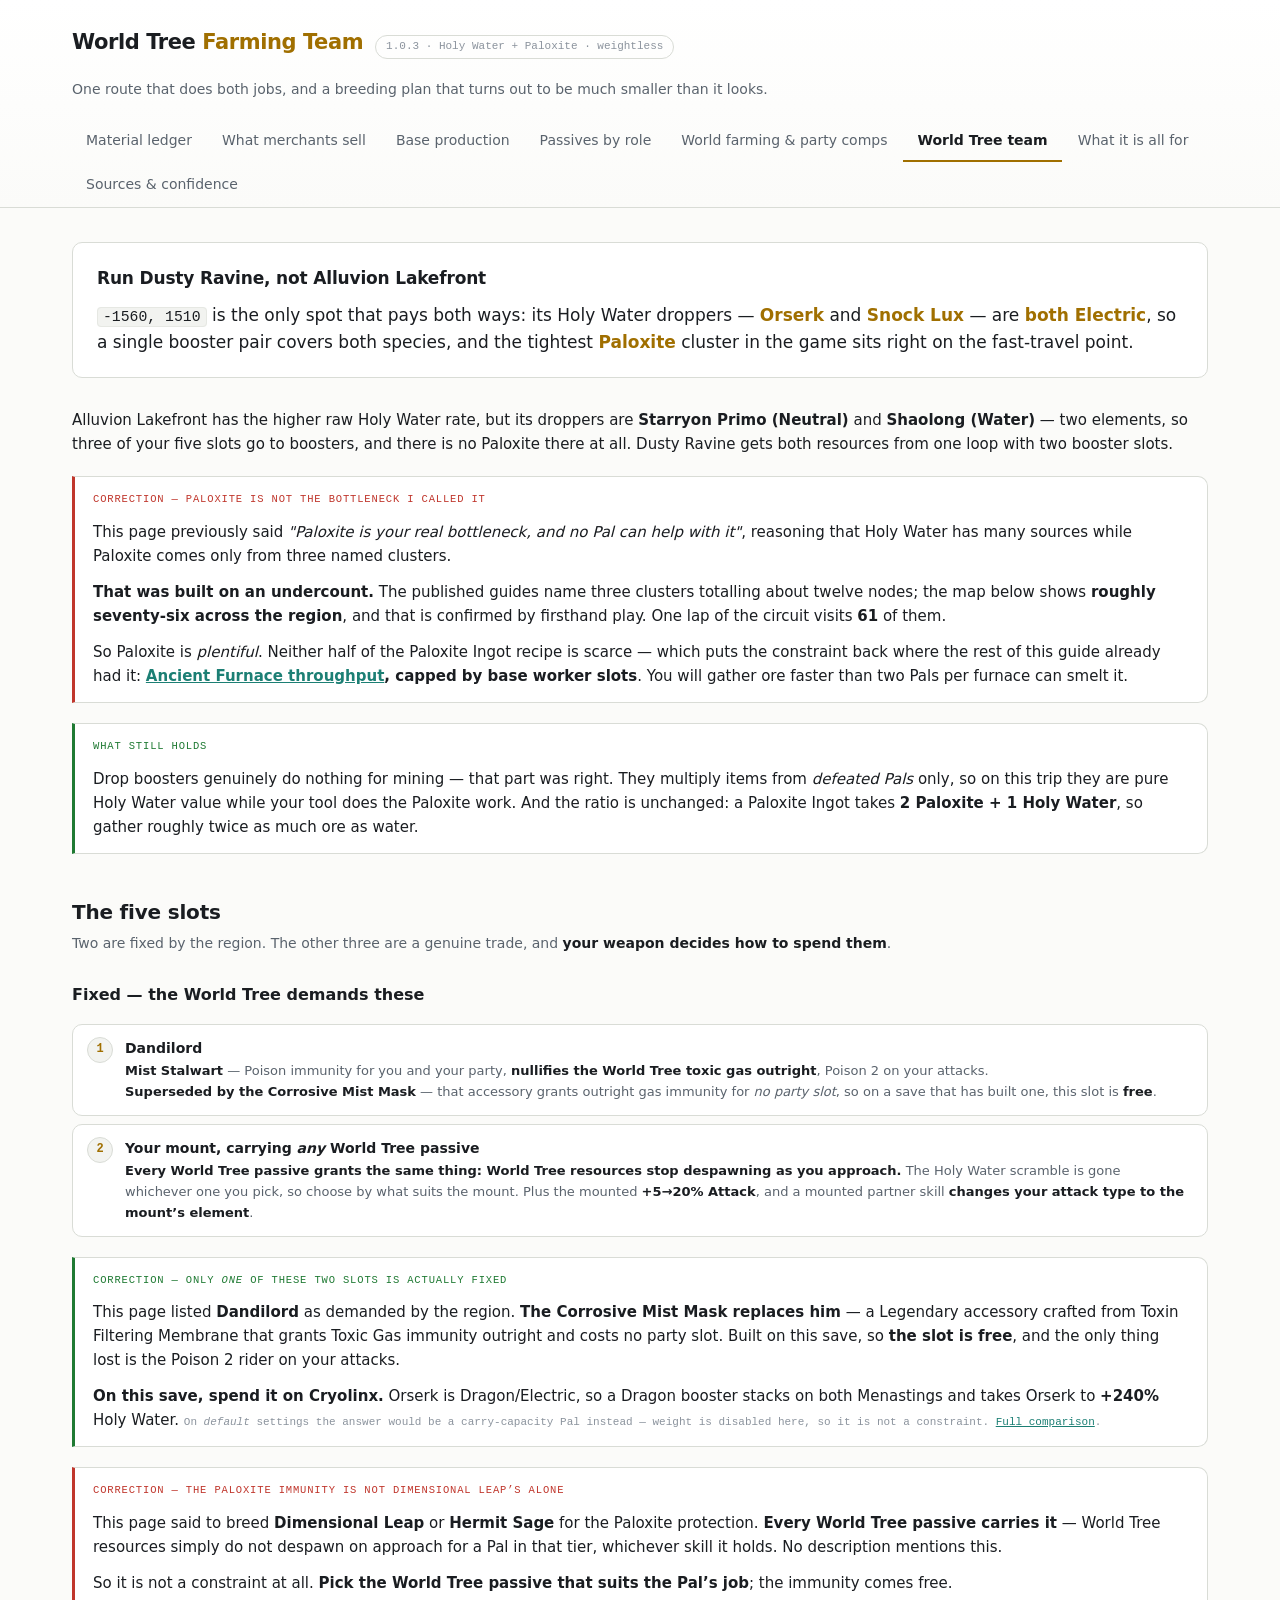
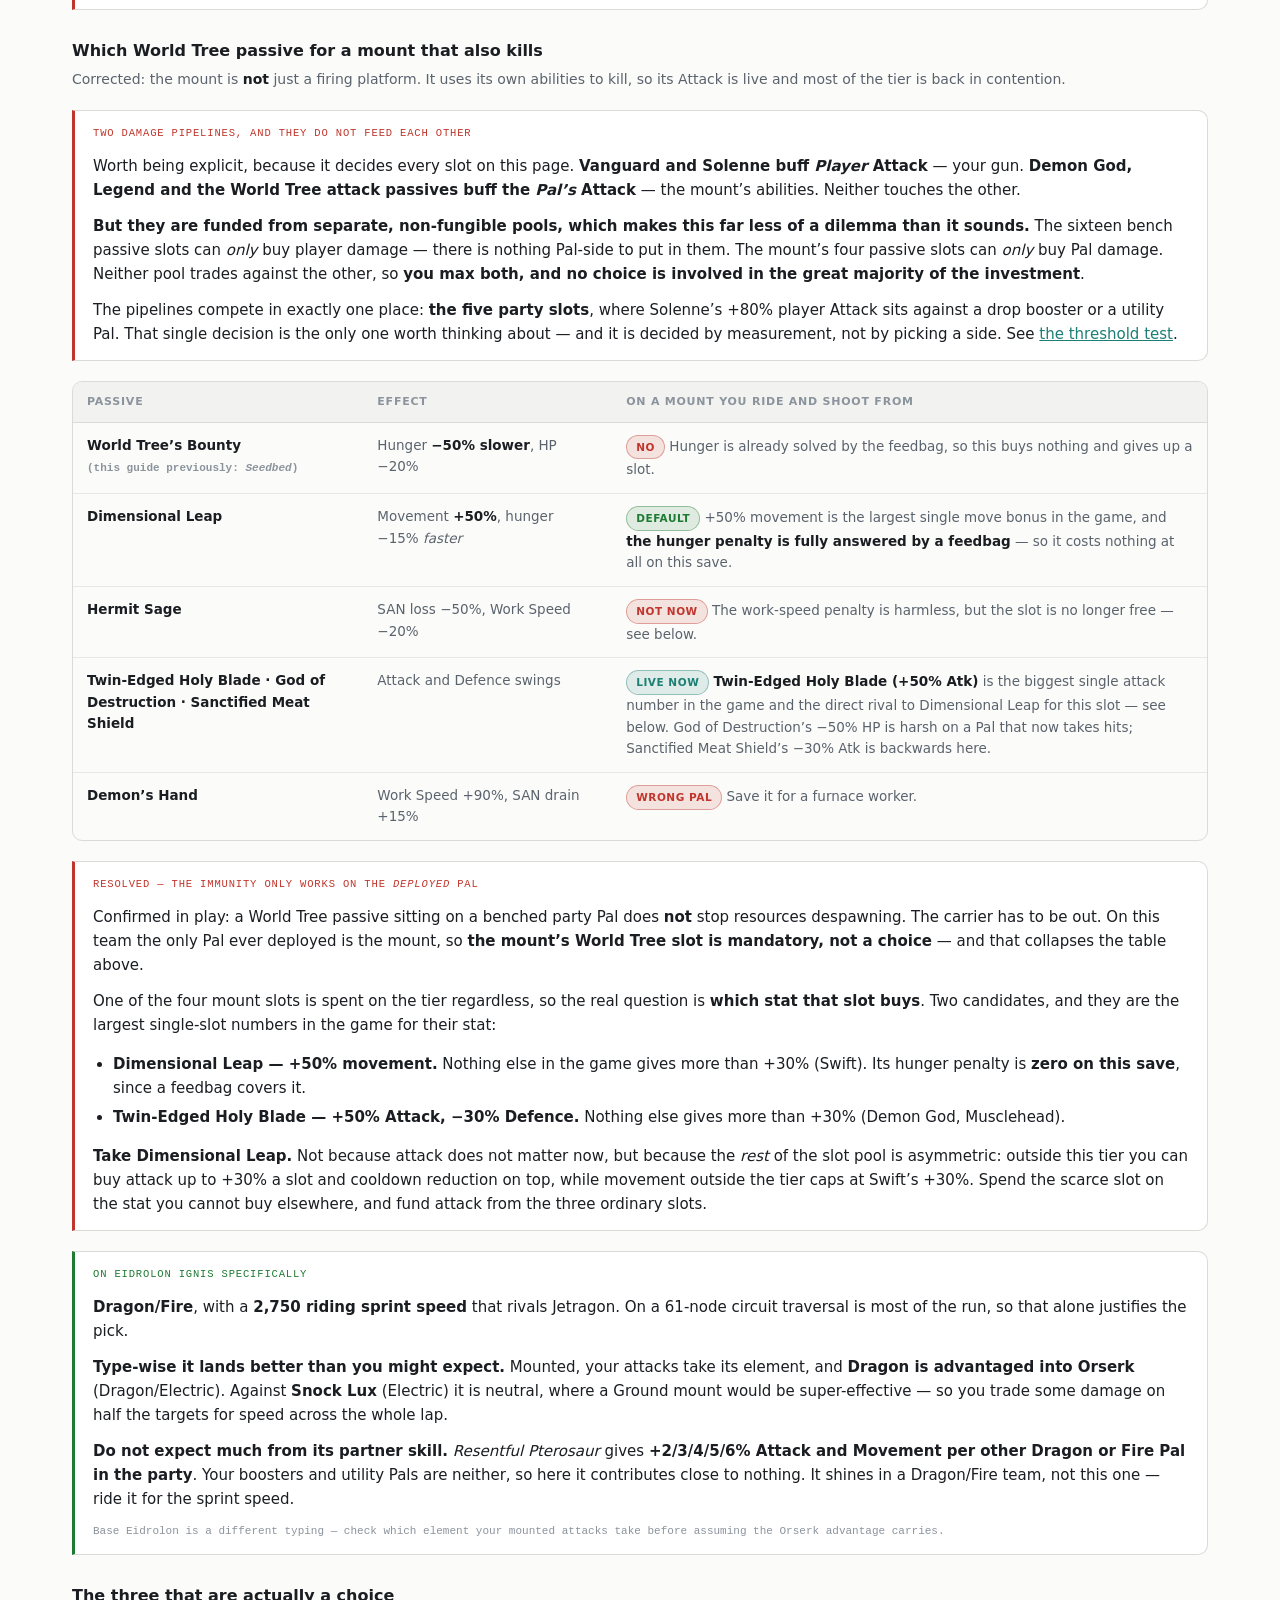
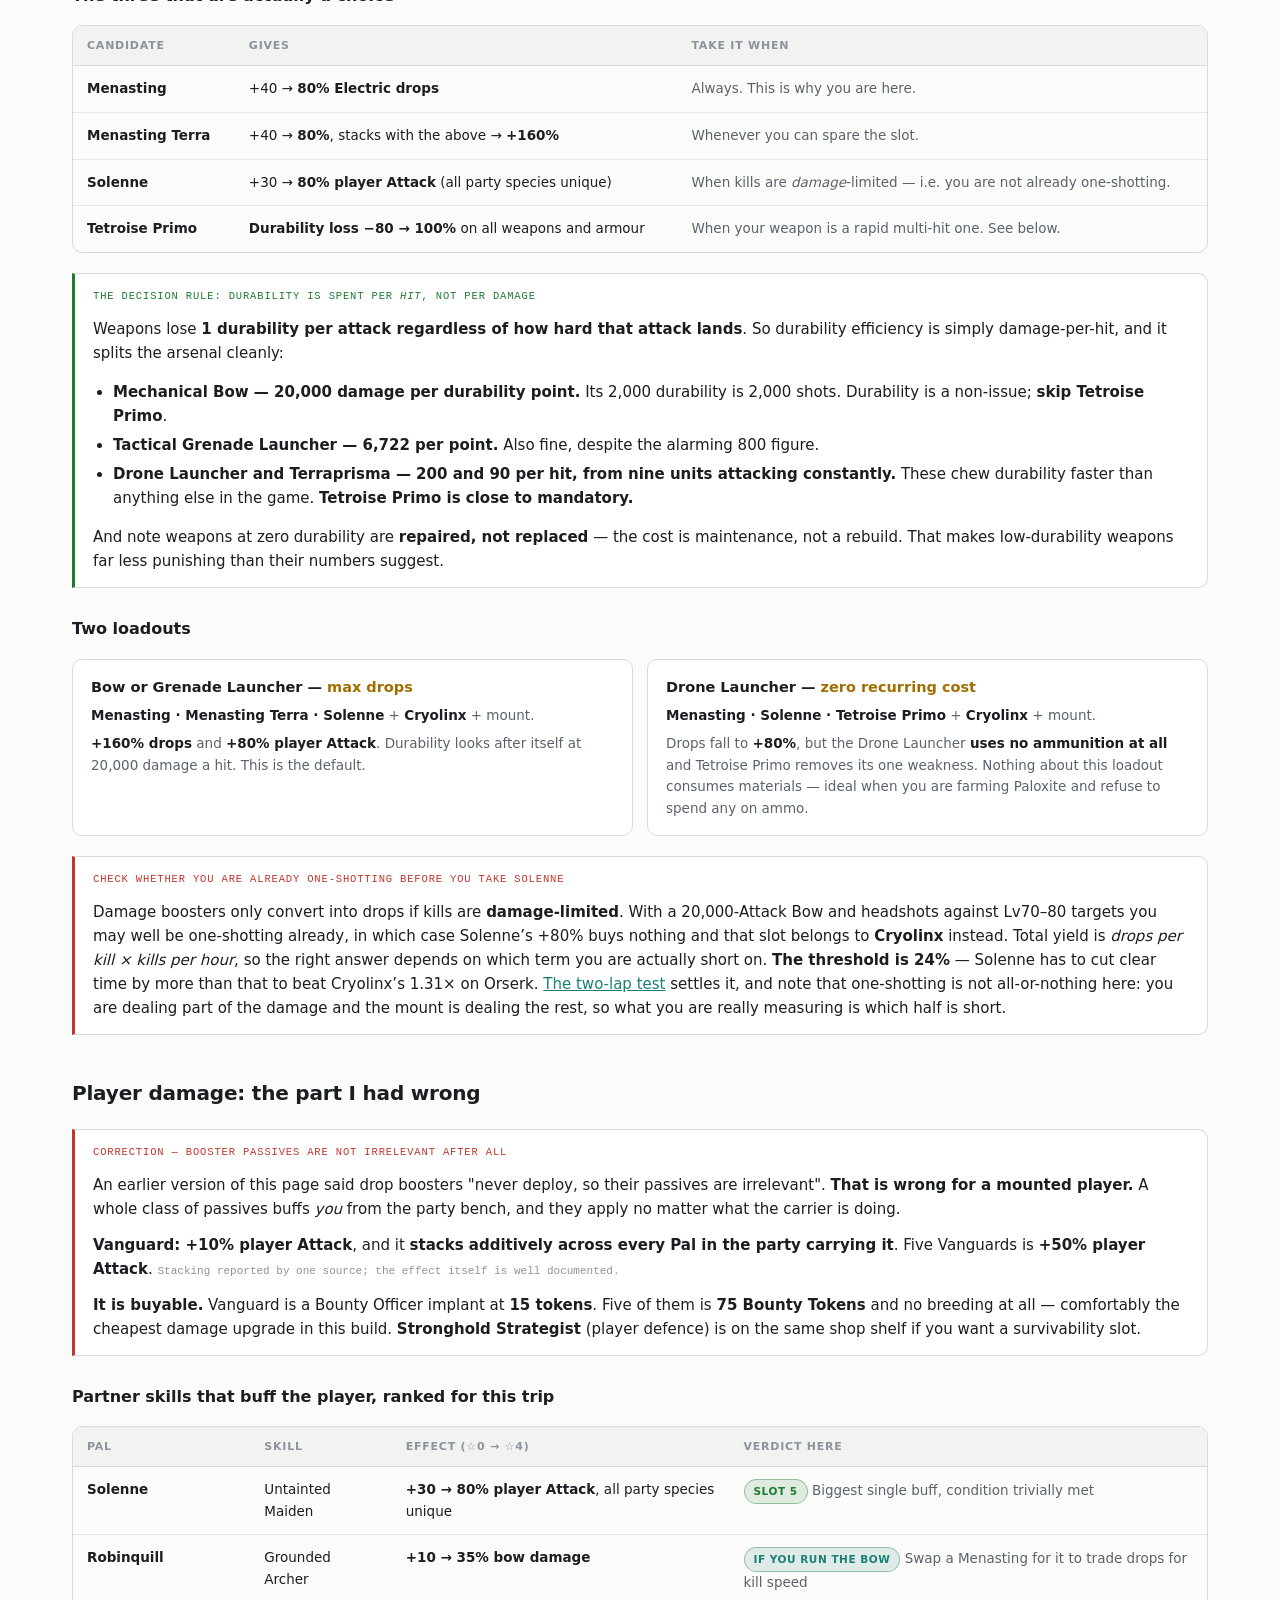
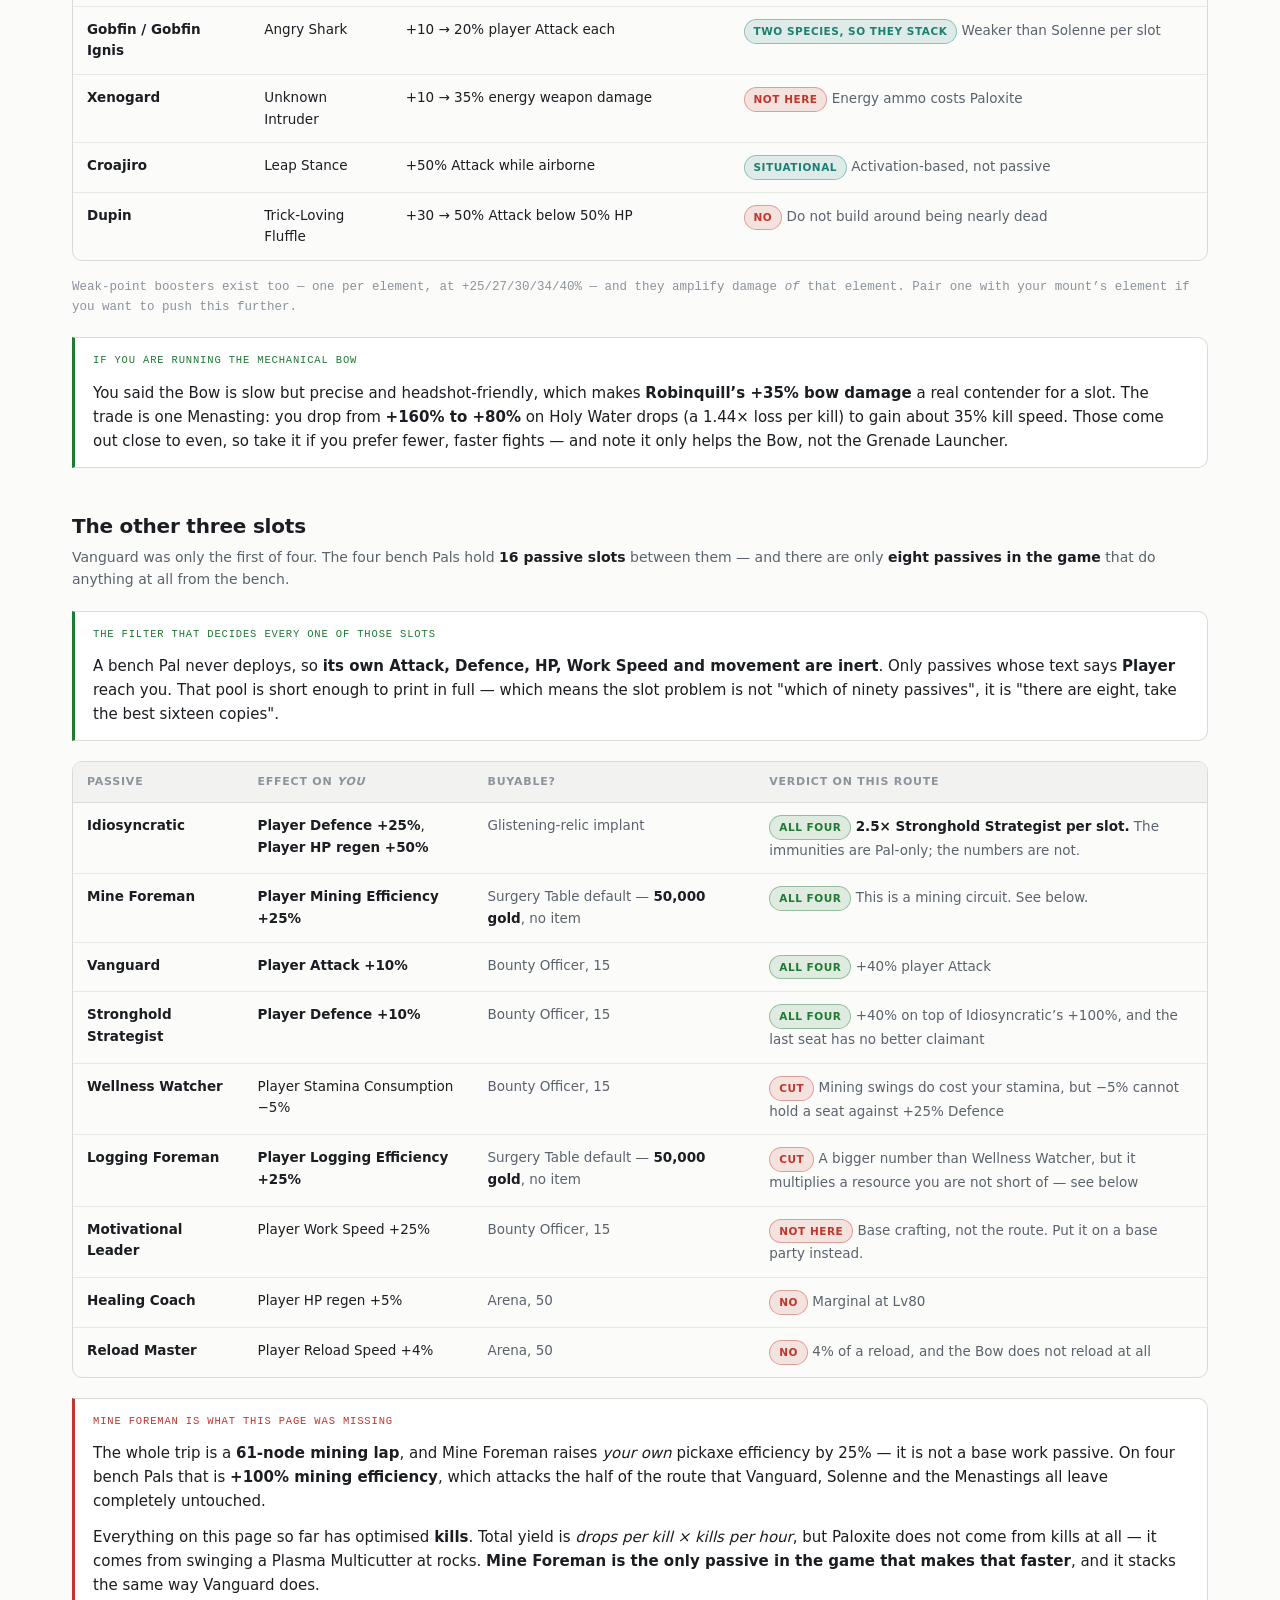
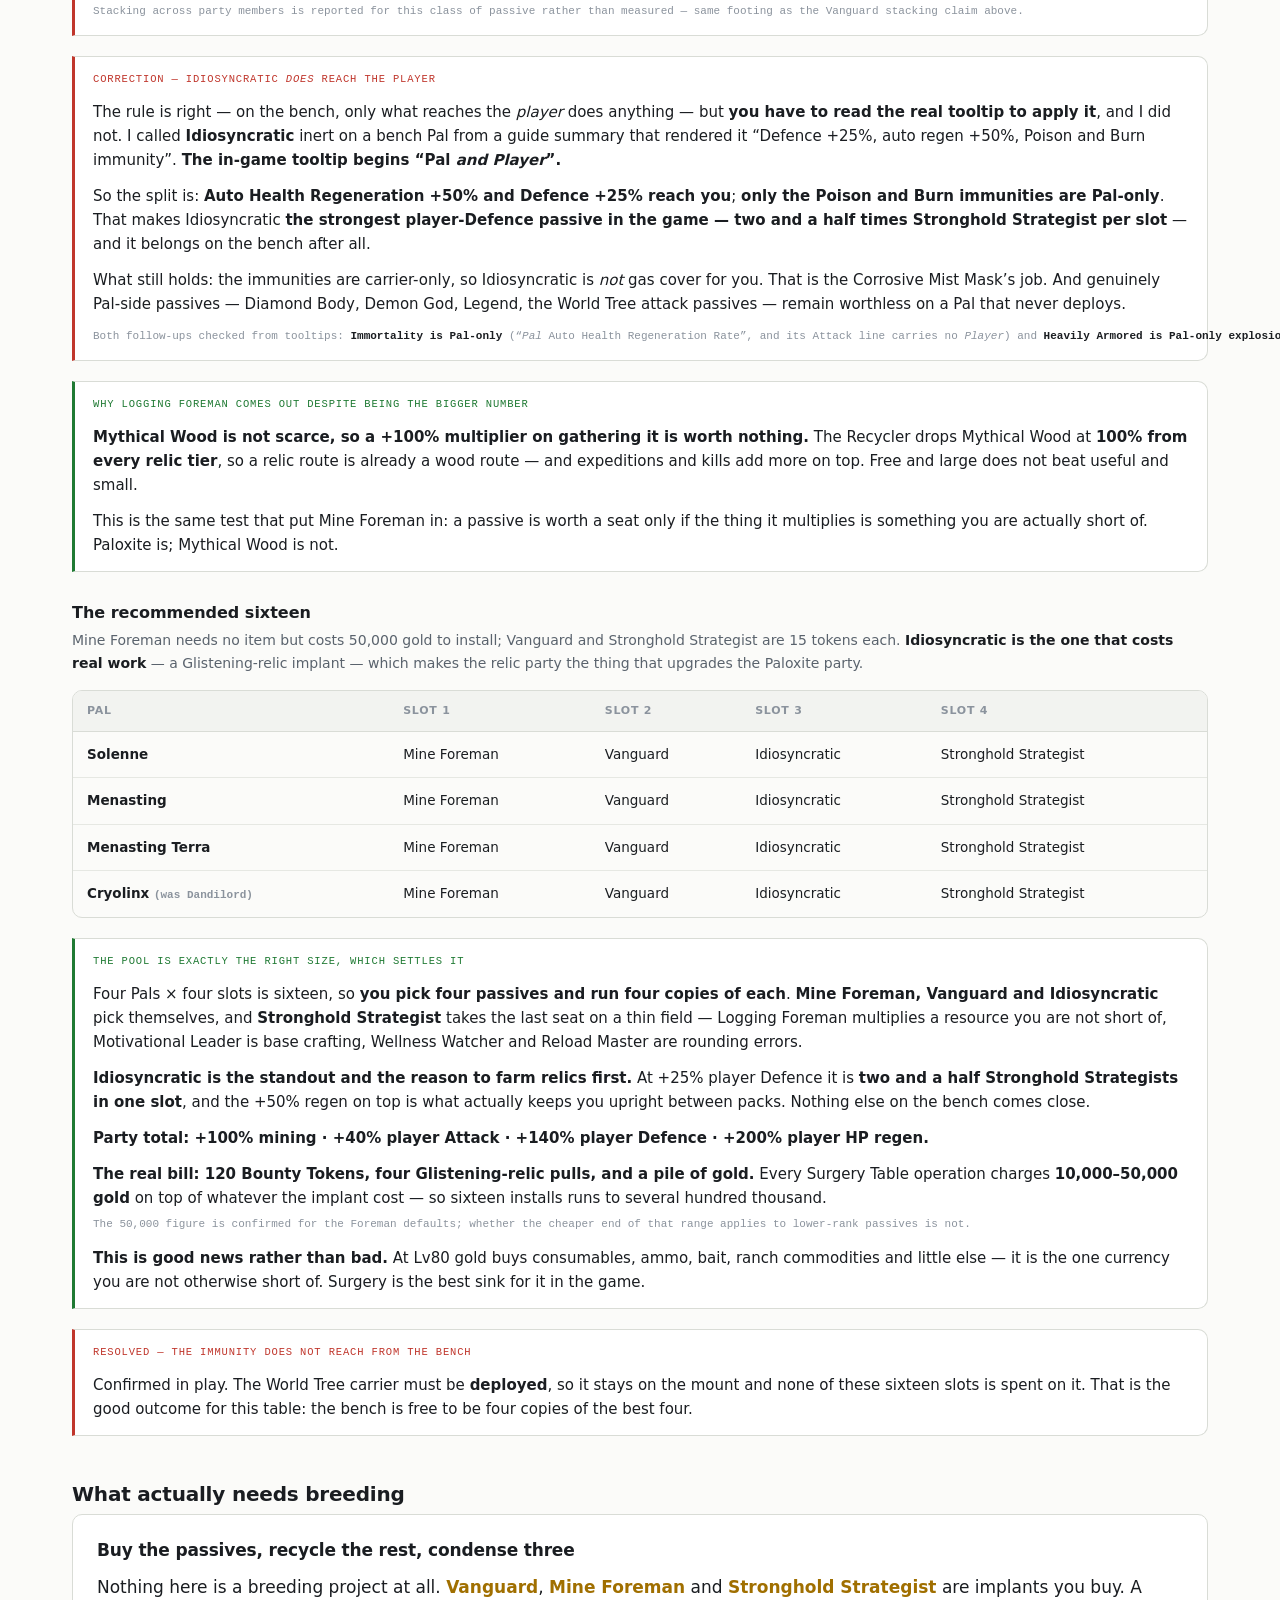
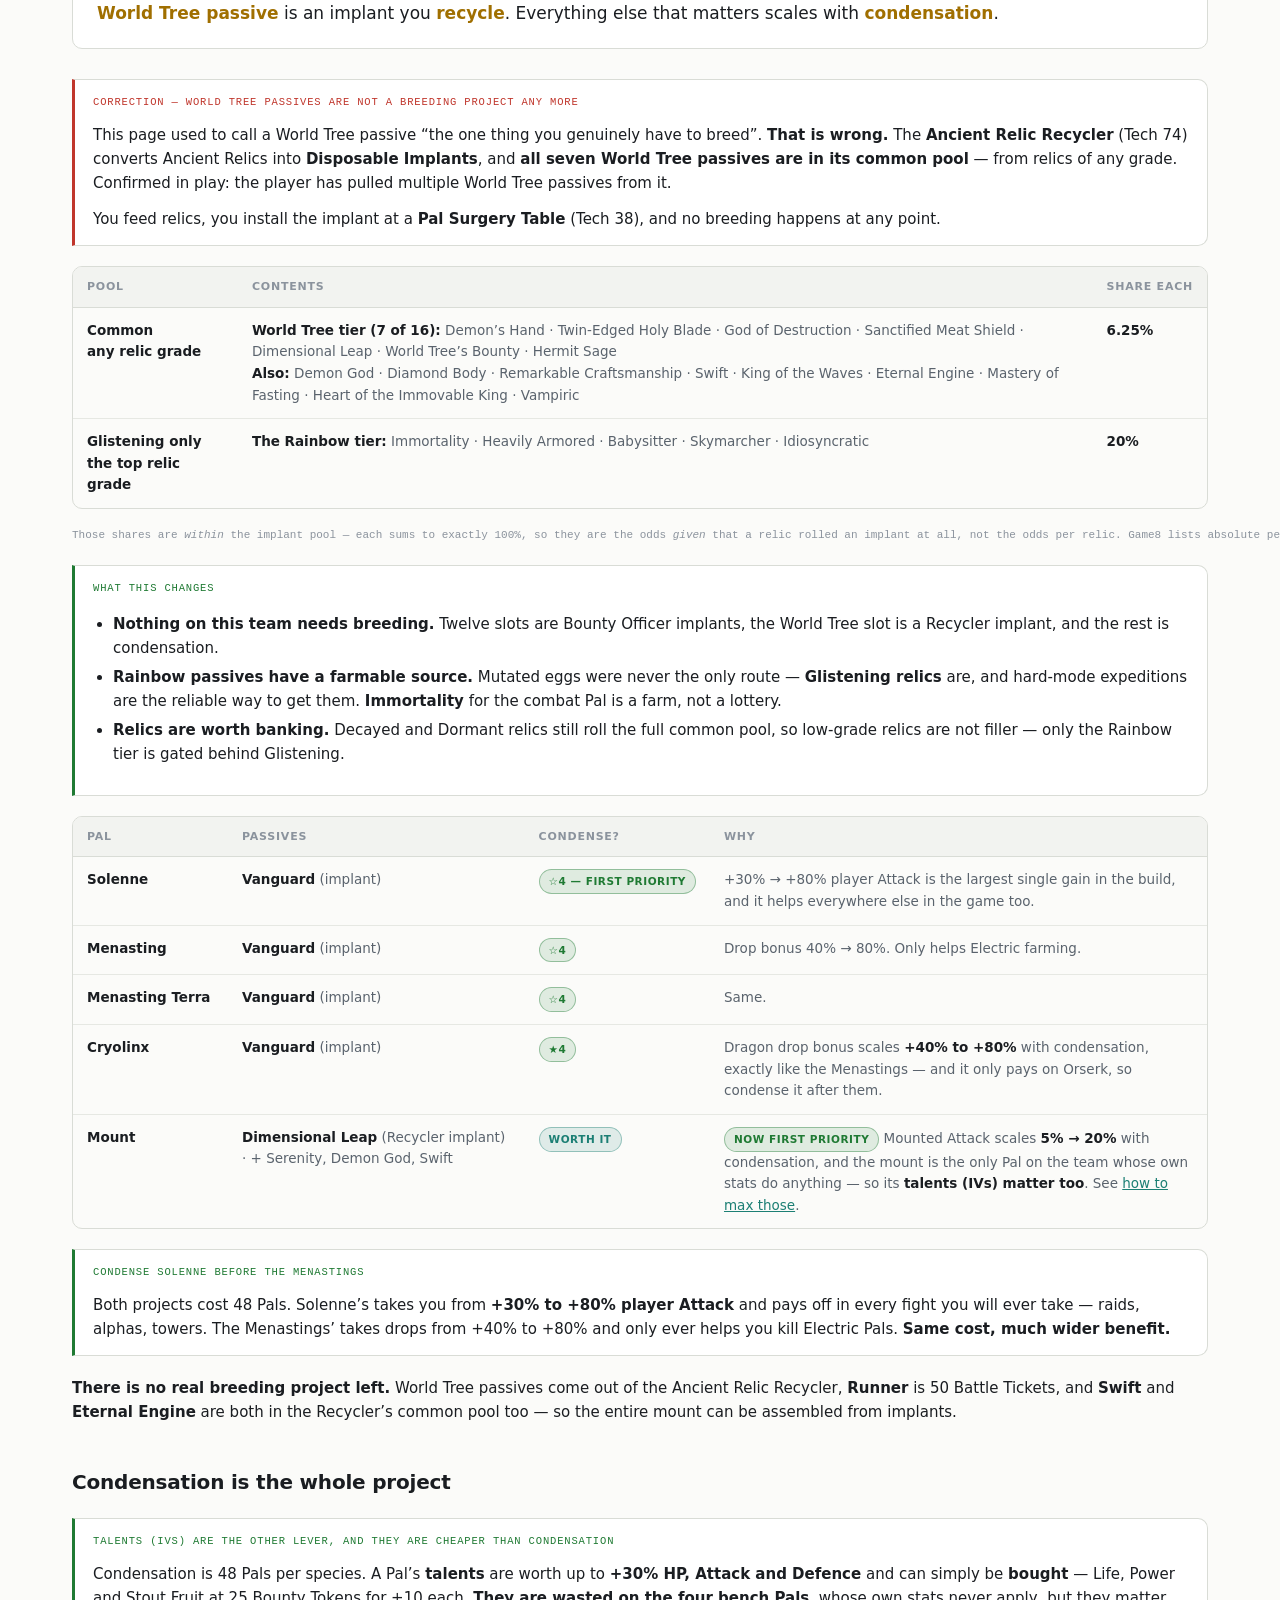
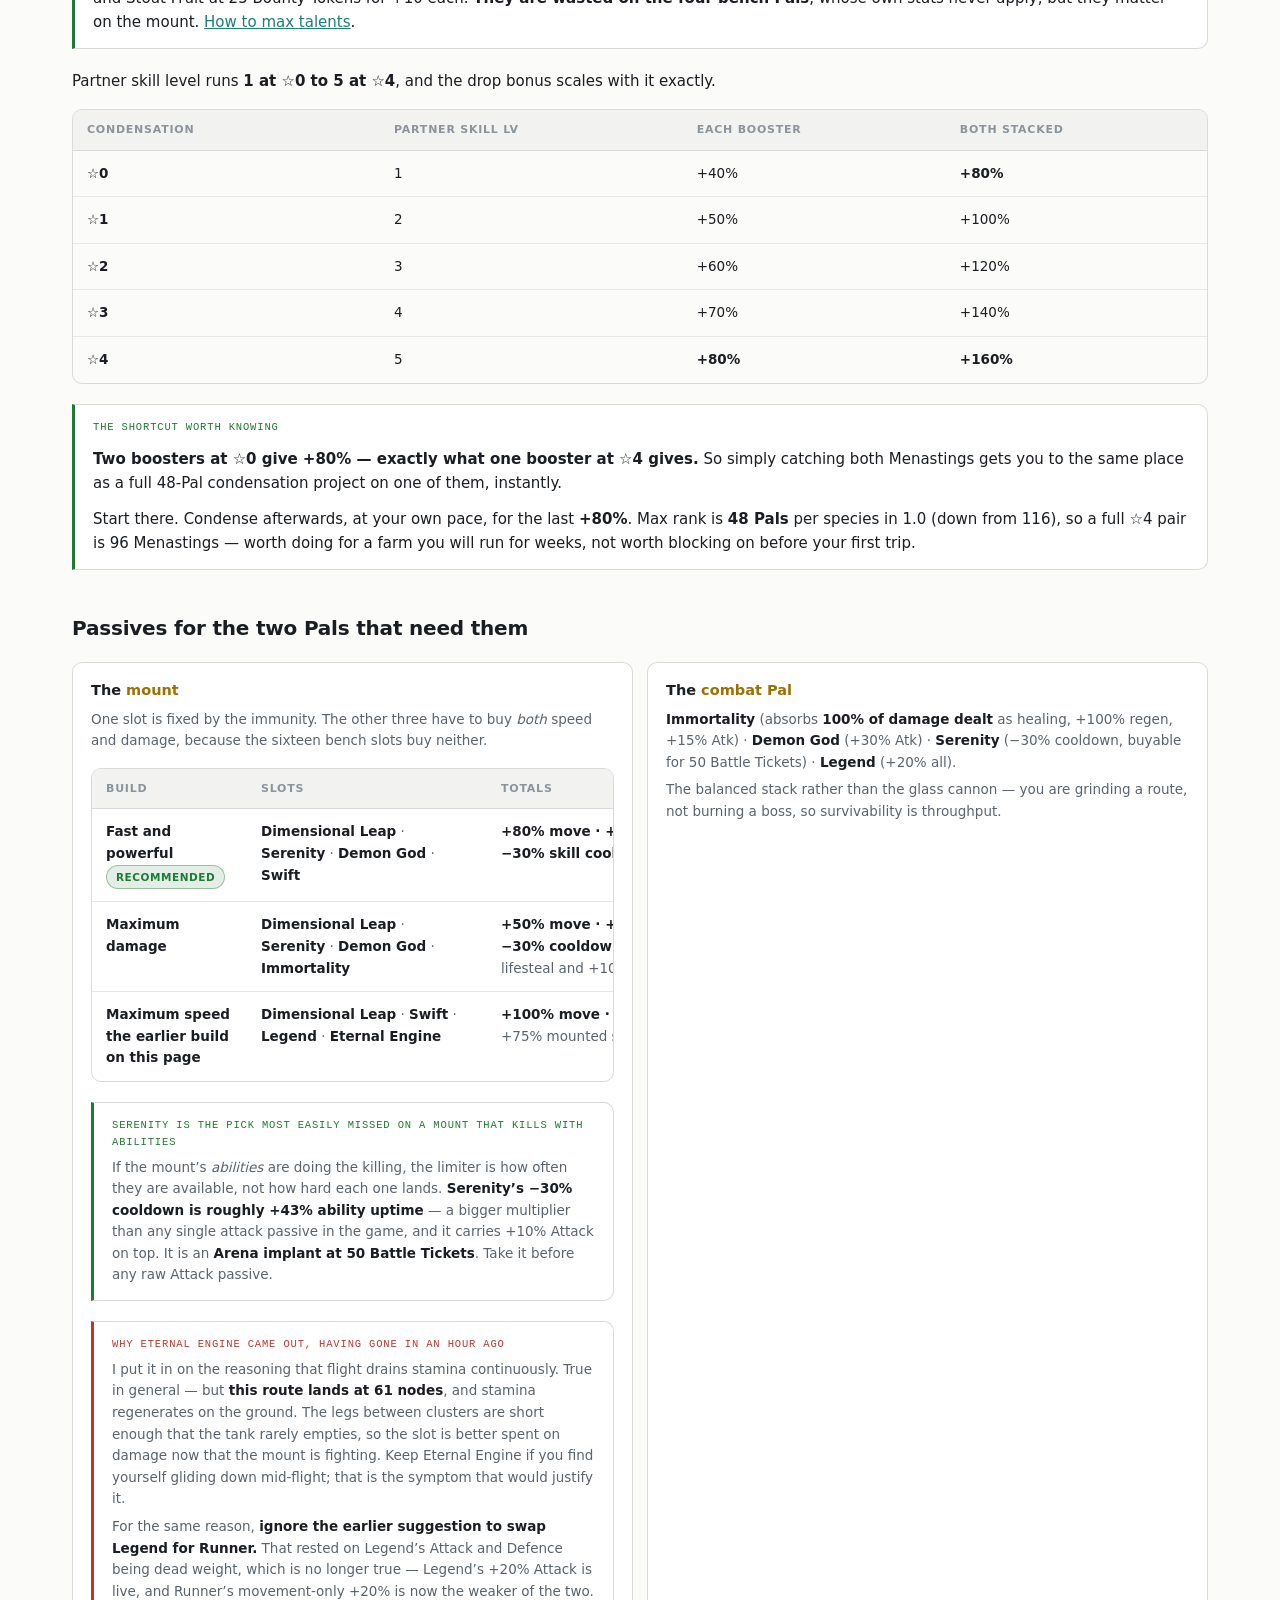
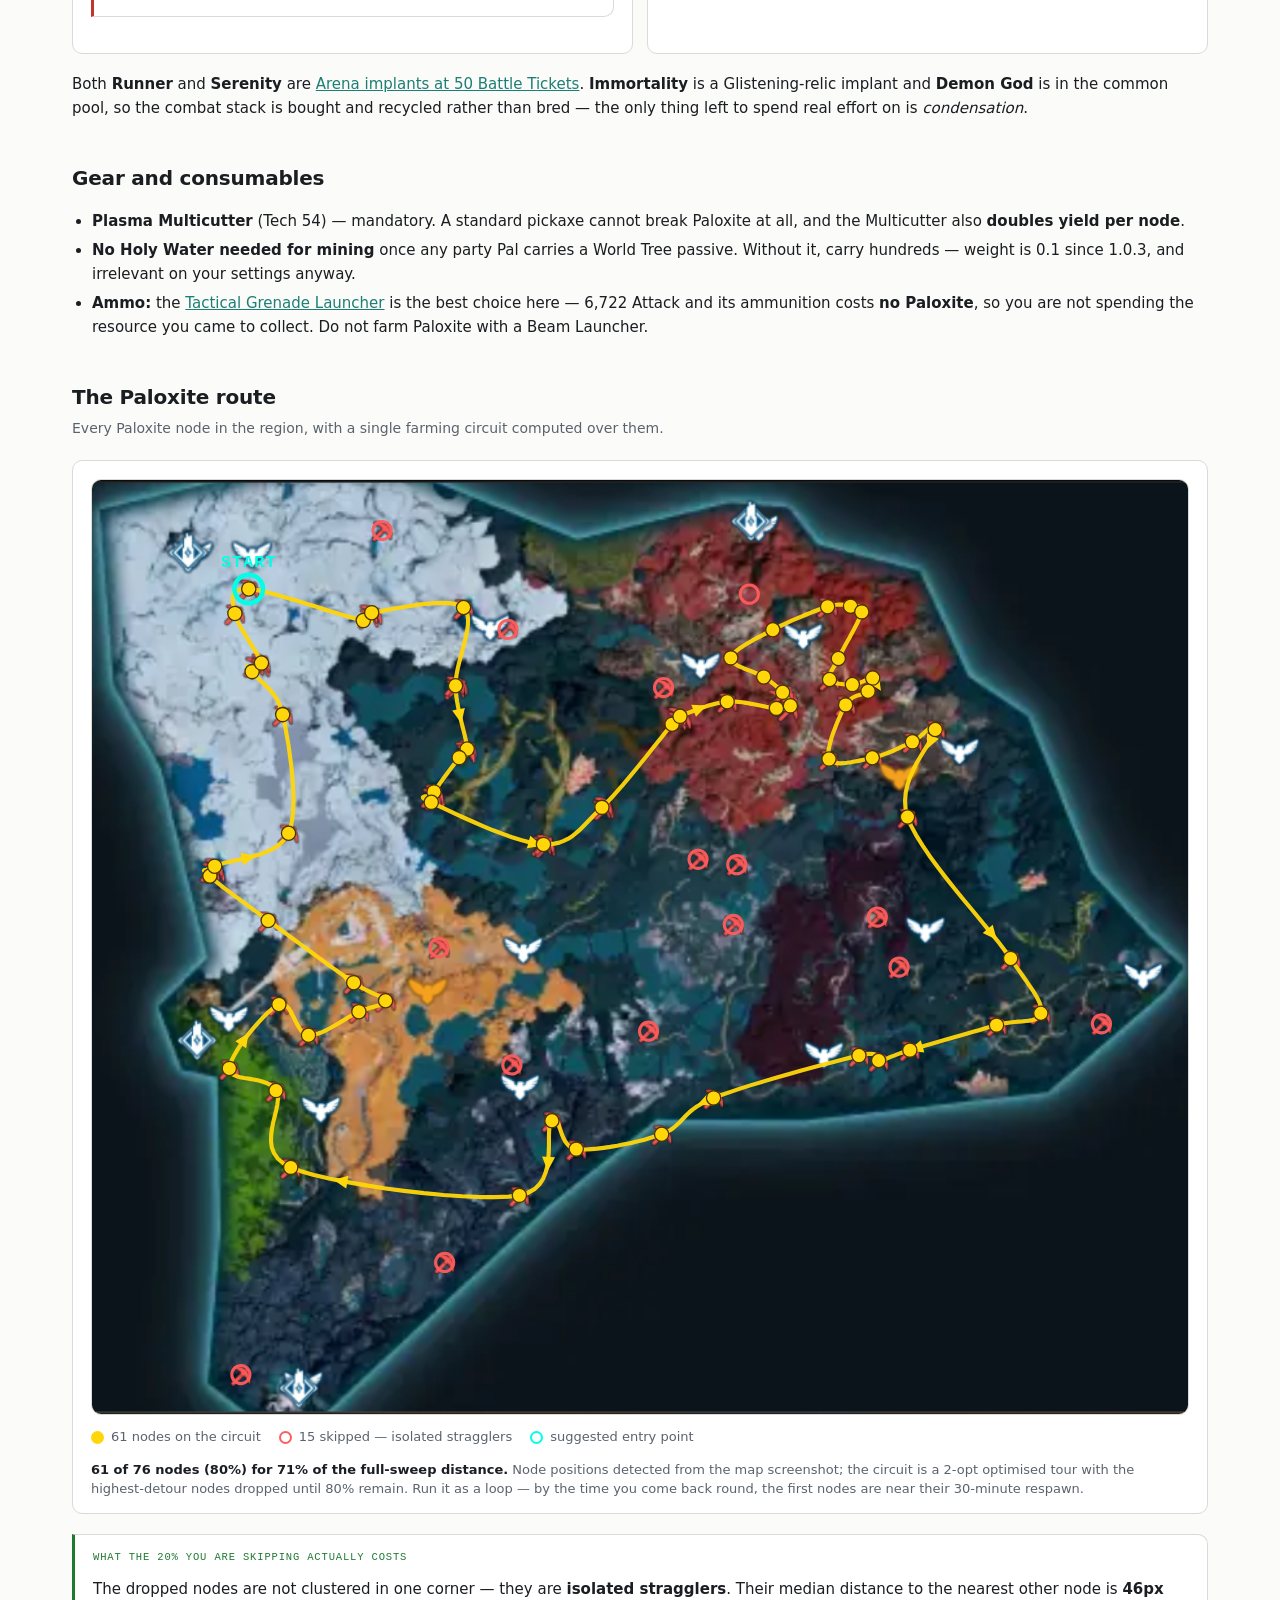
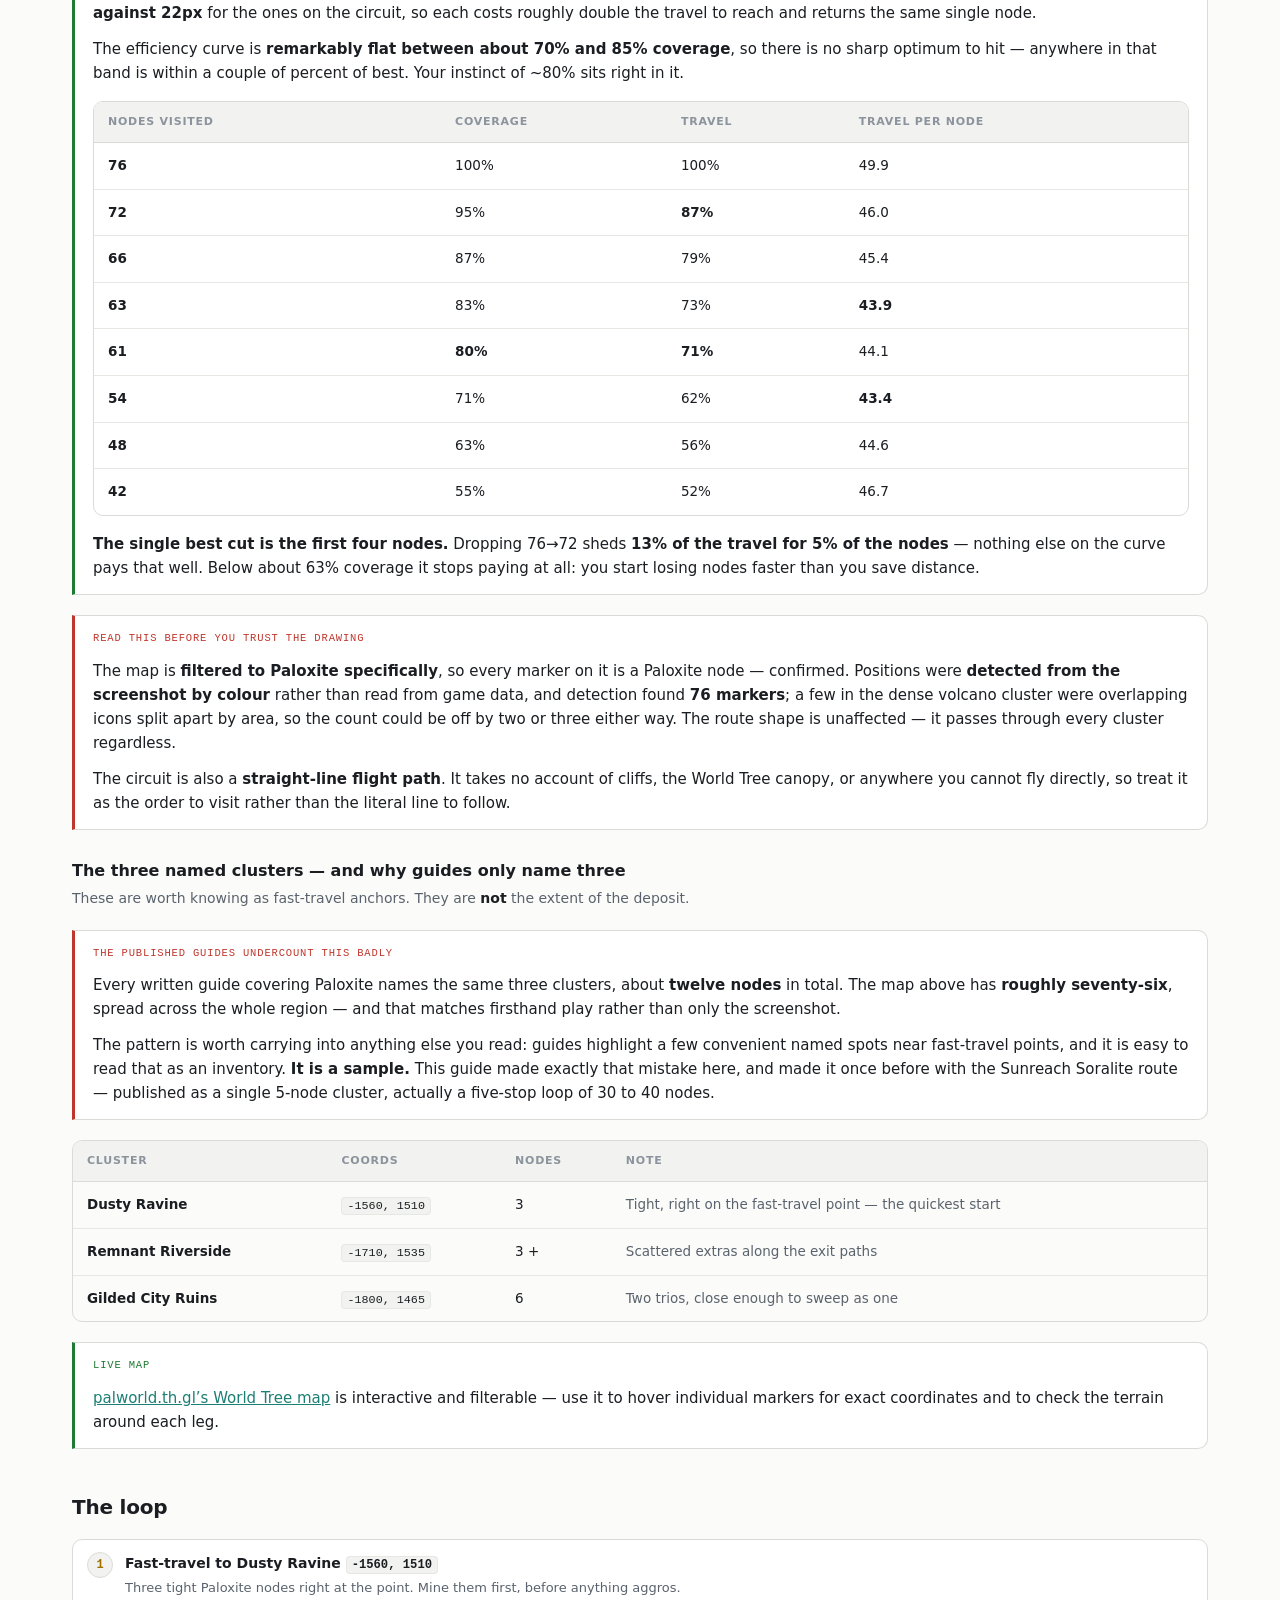
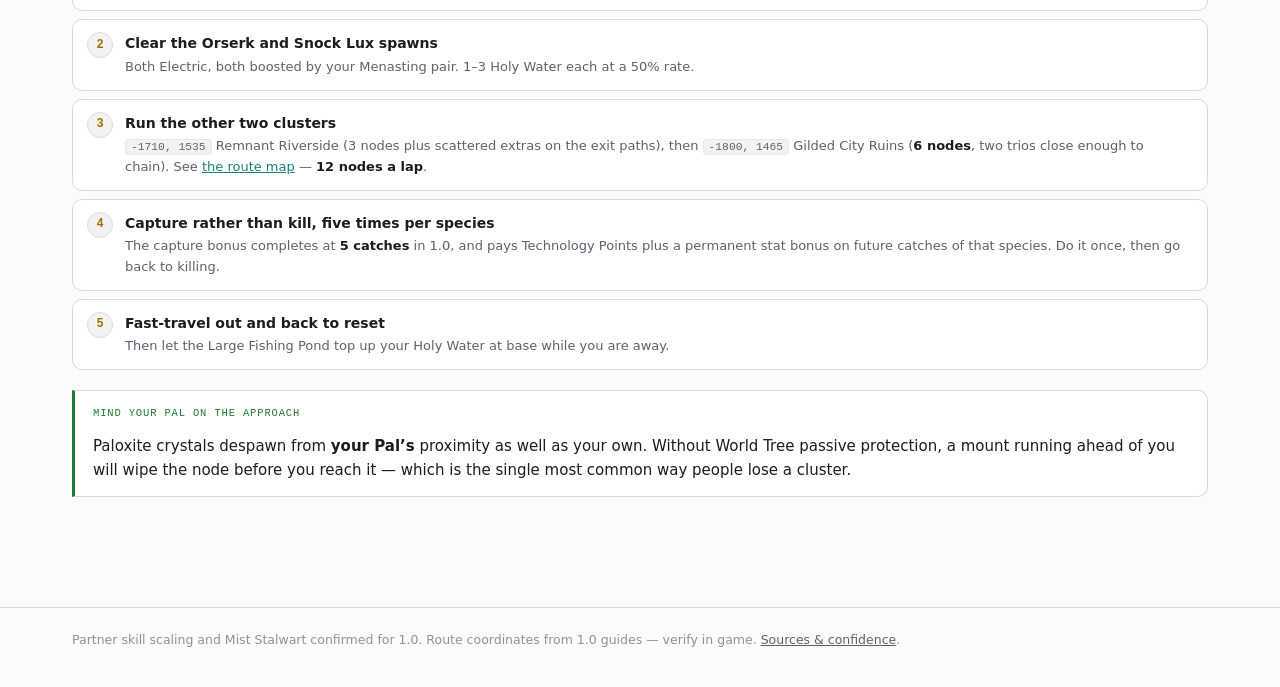
<file: world-tree-team.html>
<!doctype html>
<html lang="en">
<head>
<meta charset="utf-8">
<meta name="viewport" content="width=device-width, initial-scale=1">
<title>World Tree Farming Team — Palworld 1.0</title>
<meta name="description" content="The party and breeding plan for farming Holy Water and Paloxite in the World Tree — which Pals to condense, which to breed, and which need nothing at all.">
<link rel="stylesheet" href="assets/style.css">
</head>
<body>

<header class="site">
  <div class="wrap">
    <div class="brand">
      <h1>World Tree <span>Farming Team</span></h1>
      <span class="ver">1.0.3 &middot; Holy Water + Paloxite &middot; weightless</span>
      <p class="lede">One route that does both jobs, and a breeding plan that turns out to be much smaller than it looks.</p>
    </div>
    <nav class="site">
      <a href="index.html">Material ledger</a>
      <a href="merchants.html">What merchants sell</a>
      <a href="base-production.html">Base production</a>
      <a href="passives.html">Passives by role</a>
      <a href="world-farming.html">World farming &amp; party comps</a>
      <a href="world-tree-team.html" class="on">World Tree team</a>
      <a href="endgame-demand.html">What it is all for</a>
      <a href="sources.html">Sources &amp; confidence</a>
    </nav>
  </div>
</header>

<main>
<div class="wrap">

  <div class="answer">
    <h2>Run Dusty Ravine, not Alluvion Lakefront</h2>
    <p class="big"><code>-1560, 1510</code> is the only spot that pays both ways: its Holy Water droppers — <em>Orserk</em> and <em>Snock Lux</em> — are <em>both Electric</em>, so a single booster pair covers both species, and the tightest <em>Paloxite</em> cluster in the game sits right on the fast-travel point.</p>
  </div>

  <p>Alluvion Lakefront has the higher raw Holy Water rate, but its droppers are <strong>Starryon Primo (Neutral)</strong> and <strong>Shaolong (Water)</strong> — two elements, so three of your five slots go to boosters, and there is no Paloxite there at all. Dusty Ravine gets both resources from one loop with two booster slots.</p>

  <div class="callout warn">
    <span class="tag">Correction &mdash; Paloxite is not the bottleneck I called it</span>
    <p>This page previously said <em>"Paloxite is your real bottleneck, and no Pal can help with it"</em>, reasoning that Holy Water has many sources while Paloxite comes only from three named clusters.</p>
    <p><strong>That was built on an undercount.</strong> The published guides name three clusters totalling about twelve nodes; the map below shows <strong>roughly seventy-six across the region</strong>, and that is confirmed by firsthand play. One lap of the circuit visits <strong>61</strong> of them.</p>
    <p>So Paloxite is <em>plentiful</em>. Neither half of the Paloxite Ingot recipe is scarce &mdash; which puts the constraint back where the rest of this guide already had it: <strong><a href="endgame-demand.html">Ancient Furnace throughput</a>, capped by base worker slots</strong>. You will gather ore faster than two Pals per furnace can smelt it.</p>
  </div>

  <div class="callout good">
    <span class="tag">What still holds</span>
    <p>Drop boosters genuinely do nothing for mining &mdash; that part was right. They multiply items from <em>defeated Pals</em> only, so on this trip they are pure Holy Water value while your tool does the Paloxite work. And the ratio is unchanged: a Paloxite Ingot takes <strong>2 Paloxite + 1 Holy Water</strong>, so gather roughly twice as much ore as water.</p>
  </div>

  <h2>The five slots</h2>
  <p class="sub">Two are fixed by the region. The other three are a genuine trade, and <strong>your weapon decides how to spend them</strong>.</p>

  <h3>Fixed — the World Tree demands these</h3>
  <ol class="slots">
    <li><span class="n">Dandilord</span><span class="d"><strong>Mist Stalwart</strong> — Poison immunity for you and your party, <strong>nullifies the World Tree toxic gas outright</strong>, Poison 2 on your attacks. <br><strong>Superseded by the Corrosive Mist Mask</strong> &mdash; that accessory grants outright gas immunity for <em>no party slot</em>, so on a save that has built one, this slot is <strong>free</strong>.</span></li>
    <li><span class="n">Your mount, carrying <em>any</em> World Tree passive</span><span class="d"><strong>Every World Tree passive grants the same thing: World Tree resources stop despawning as you approach.</strong> The Holy Water scramble is gone whichever one you pick, so choose by what suits the mount. Plus the mounted <strong>+5&rarr;20% Attack</strong>, and a mounted partner skill <strong>changes your attack type to the mount&rsquo;s element</strong>.</span></li>
  </ol>

  <div class="callout good">
    <span class="tag">Correction &mdash; only <em>one</em> of these two slots is actually fixed</span>
    <p>This page listed <strong>Dandilord</strong> as demanded by the region. <strong>The Corrosive Mist Mask replaces him</strong> &mdash; a Legendary accessory crafted from Toxin Filtering Membrane that grants Toxic Gas immunity outright and costs no party slot. Built on this save, so <strong>the slot is free</strong>, and the only thing lost is the Poison 2 rider on your attacks.</p>
    <p><strong>On this save, spend it on Cryolinx.</strong> Orserk is Dragon/Electric, so a Dragon booster stacks on both Menastings and takes Orserk to <strong>+240%</strong> Holy Water. <span class="conf">On <em>default</em> settings the answer would be a carry-capacity Pal instead &mdash; weight is disabled here, so it is not a constraint. <a href="world-farming.html#two-parties">Full comparison</a>.</span></p>
  </div>

  <div class="callout warn">
    <span class="tag">Correction &mdash; the Paloxite immunity is not Dimensional Leap&rsquo;s alone</span>
    <p>This page said to breed <strong>Dimensional Leap</strong> or <strong>Hermit Sage</strong> for the Paloxite protection. <strong>Every World Tree passive carries it</strong> &mdash; World Tree resources simply do not despawn on approach for a Pal in that tier, whichever skill it holds. No description mentions this.</p>
    <p>So it is not a constraint at all. <strong>Pick the World Tree passive that suits the Pal&rsquo;s job</strong>; the immunity comes free.</p>
  </div>

  <h3>Which World Tree passive for a mount that also kills</h3>
  <p class="sub">Corrected: the mount is <strong>not</strong> just a firing platform. It uses its own abilities to kill, so its Attack is live and most of the tier is back in contention.</p>

  <div class="callout warn">
    <span class="tag">Two damage pipelines, and they do not feed each other</span>
    <p>Worth being explicit, because it decides every slot on this page. <strong>Vanguard and Solenne buff <em>Player</em> Attack</strong> &mdash; your gun. <strong>Demon God, Legend and the World Tree attack passives buff the <em>Pal&rsquo;s</em> Attack</strong> &mdash; the mount&rsquo;s abilities. Neither touches the other.</p>
    <p><strong>But they are funded from separate, non-fungible pools, which makes this far less of a dilemma than it sounds.</strong> The sixteen bench passive slots can <em>only</em> buy player damage &mdash; there is nothing Pal-side to put in them. The mount&rsquo;s four passive slots can <em>only</em> buy Pal damage. Neither pool trades against the other, so <strong>you max both, and no choice is involved in the great majority of the investment</strong>.</p><p>The pipelines compete in exactly one place: <strong>the five party slots</strong>, where Solenne&rsquo;s +80% player Attack sits against a drop booster or a utility Pal. That single decision is the only one worth thinking about &mdash; and it is decided by measurement, not by picking a side. See <a href="world-farming.html#split">the threshold test</a>.</p>
  </div>
  <div class="scroll">
  <table>
    <thead><tr><th>Passive</th><th>Effect</th><th>On a mount you ride and shoot from</th></tr></thead>
    <tbody>
      <tr><td class="mat">World Tree&rsquo;s Bounty <span class="conf">(this guide previously: <em>Seedbed</em>)</span></td><td class="detail">Hunger <strong>&minus;50% slower</strong>, HP &minus;20%</td><td class="detail"><span class="pill no">No</span> Hunger is already solved by the feedbag, so this buys nothing and gives up a slot.</td></tr>
      <tr><td class="mat">Dimensional Leap</td><td class="detail">Movement <strong>+50%</strong>, hunger &minus;15% <em>faster</em></td><td class="detail"><span class="pill yes">Default</span> +50% movement is the largest single move bonus in the game, and <strong>the hunger penalty is fully answered by a feedbag</strong> &mdash; so it costs nothing at all on this save.</td></tr>
      <tr><td class="mat">Hermit Sage</td><td class="detail">SAN loss &minus;50%, Work Speed &minus;20%</td><td class="detail"><span class="pill no">Not now</span> The work-speed penalty is harmless, but the slot is no longer free &mdash; see below.</td></tr>
      <tr><td class="mat">Twin-Edged Holy Blade &middot; God of Destruction &middot; Sanctified Meat Shield</td><td class="detail">Attack and Defence swings</td><td class="detail"><span class="pill partial">Live now</span> <strong>Twin-Edged Holy Blade (+50% Atk)</strong> is the biggest single attack number in the game and the direct rival to Dimensional Leap for this slot &mdash; see below. God of Destruction&rsquo;s &minus;50% HP is harsh on a Pal that now takes hits; Sanctified Meat Shield&rsquo;s &minus;30% Atk is backwards here.</td></tr>
      <tr><td class="mat">Demon&rsquo;s Hand</td><td class="detail">Work Speed +90%, SAN drain +15%</td><td class="detail"><span class="pill no">Wrong Pal</span> Save it for a furnace worker.</td></tr>
    </tbody>
  </table>
  </div>

  <div class="callout warn">
    <span class="tag">Resolved &mdash; the immunity only works on the <em>deployed</em> Pal</span>
    <p>Confirmed in play: a World Tree passive sitting on a benched party Pal does <strong>not</strong> stop resources despawning. The carrier has to be out. On this team the only Pal ever deployed is the mount, so <strong>the mount&rsquo;s World Tree slot is mandatory, not a choice</strong> &mdash; and that collapses the table above.</p>
    <p>One of the four mount slots is spent on the tier regardless, so the real question is <strong>which stat that slot buys</strong>. Two candidates, and they are the largest single-slot numbers in the game for their stat:</p>
    <ul>
      <li><strong>Dimensional Leap &mdash; +50% movement.</strong> Nothing else in the game gives more than +30% (Swift). Its hunger penalty is <strong>zero on this save</strong>, since a feedbag covers it.</li>
      <li><strong>Twin-Edged Holy Blade &mdash; +50% Attack, &minus;30% Defence.</strong> Nothing else gives more than +30% (Demon God, Musclehead).</li>
    </ul>
    <p><strong>Take Dimensional Leap.</strong> Not because attack does not matter now, but because the <em>rest</em> of the slot pool is asymmetric: outside this tier you can buy attack up to +30% a slot and cooldown reduction on top, while movement outside the tier caps at Swift&rsquo;s +30%. Spend the scarce slot on the stat you cannot buy elsewhere, and fund attack from the three ordinary slots.</p>
  </div>

  <div class="callout good">
    <span class="tag">On Eidrolon Ignis specifically</span>
    <p><strong>Dragon/Fire</strong>, with a <strong>2,750 riding sprint speed</strong> that rivals Jetragon. On a 61-node circuit traversal is most of the run, so that alone justifies the pick.</p>
    <p><strong>Type-wise it lands better than you might expect.</strong> Mounted, your attacks take its element, and <strong>Dragon is advantaged into Orserk</strong> (Dragon/Electric). Against <strong>Snock Lux</strong> (Electric) it is neutral, where a Ground mount would be super-effective &mdash; so you trade some damage on half the targets for speed across the whole lap.</p>
    <p><strong>Do not expect much from its partner skill.</strong> <em>Resentful Pterosaur</em> gives <strong>+2/3/4/5/6% Attack and Movement per other Dragon or Fire Pal in the party</strong>. Your boosters and utility Pals are neither, so here it contributes close to nothing. It shines in a Dragon/Fire team, not this one &mdash; ride it for the sprint speed.</p>
    <p class="conf">Base Eidrolon is a different typing &mdash; check which element your mounted attacks take before assuming the Orserk advantage carries.</p>
  </div>

  <h3>The three that are actually a choice</h3>
  <div class="scroll">
  <table>
    <thead><tr><th>Candidate</th><th>Gives</th><th>Take it when</th></tr></thead>
    <tbody>
      <tr><td class="mat">Menasting</td><td>+40 &rarr; <strong>80% Electric drops</strong></td><td class="detail">Always. This is why you are here.</td></tr>
      <tr><td class="mat">Menasting Terra</td><td>+40 &rarr; <strong>80%</strong>, stacks with the above &rarr; <strong>+160%</strong></td><td class="detail">Whenever you can spare the slot.</td></tr>
      <tr><td class="mat">Solenne</td><td>+30 &rarr; <strong>80% player Attack</strong> (all party species unique)</td><td class="detail">When kills are <em>damage</em>-limited &mdash; i.e. you are not already one-shotting.</td></tr>
      <tr><td class="mat">Tetroise Primo</td><td><strong>Durability loss &minus;80 &rarr; 100%</strong> on all weapons and armour</td><td class="detail">When your weapon is a rapid multi-hit one. See below.</td></tr>
    </tbody>
  </table>
  </div>

  <div class="callout good">
    <span class="tag">The decision rule: durability is spent per <em>hit</em>, not per damage</span>
    <p>Weapons lose <strong>1 durability per attack regardless of how hard that attack lands</strong>. So durability efficiency is simply damage-per-hit, and it splits the arsenal cleanly:</p>
    <ul>
      <li><strong>Mechanical Bow &mdash; 20,000 damage per durability point.</strong> Its 2,000 durability is 2,000 shots. Durability is a non-issue; <strong>skip Tetroise Primo</strong>.</li>
      <li><strong>Tactical Grenade Launcher &mdash; 6,722 per point.</strong> Also fine, despite the alarming 800 figure.</li>
      <li><strong>Drone Launcher and Terraprisma &mdash; 200 and 90 per hit, from nine units attacking constantly.</strong> These chew durability faster than anything else in the game. <strong>Tetroise Primo is close to mandatory.</strong></li>
    </ul>
    <p>And note weapons at zero durability are <strong>repaired, not replaced</strong> &mdash; the cost is maintenance, not a rebuild. That makes low-durability weapons far less punishing than their numbers suggest.</p>
  </div>

  <h3>Two loadouts</h3>
  <div class="cards">
    <div class="card">
      <h4>Bow or Grenade Launcher &mdash; <span class="who">max drops</span></h4>
      <p><strong>Menasting · Menasting Terra · Solenne</strong> + <strong>Cryolinx</strong> + mount.</p>
      <p><strong>+160% drops</strong> and <strong>+80% player Attack</strong>. Durability looks after itself at 20,000 damage a hit. This is the default.</p>
    </div>
    <div class="card">
      <h4>Drone Launcher &mdash; <span class="who">zero recurring cost</span></h4>
      <p><strong>Menasting · Solenne · Tetroise Primo</strong> + <strong>Cryolinx</strong> + mount.</p>
      <p>Drops fall to <strong>+80%</strong>, but the Drone Launcher <strong>uses no ammunition at all</strong> and Tetroise Primo removes its one weakness. Nothing about this loadout consumes materials — ideal when you are farming Paloxite and refuse to spend any on ammo.</p>
    </div>
  </div>

  <div class="callout warn">
    <span class="tag">Check whether you are already one-shotting before you take Solenne</span>
    <p>Damage boosters only convert into drops if kills are <strong>damage-limited</strong>. With a 20,000-Attack Bow and headshots against Lv70&ndash;80 targets you may well be one-shotting already, in which case Solenne&rsquo;s +80% buys nothing and that slot belongs to <strong>Cryolinx</strong> instead. Total yield is <em>drops per kill &times; kills per hour</em>, so the right answer depends on which term you are actually short on. <strong>The threshold is 24%</strong> &mdash; Solenne has to cut clear time by more than that to beat Cryolinx&rsquo;s 1.31&times; on Orserk. <a href="world-farming.html#split">The two-lap test</a> settles it, and note that one-shotting is not all-or-nothing here: you are dealing part of the damage and the mount is dealing the rest, so what you are really measuring is which half is short.</p>
  </div>

  <h2>Player damage: the part I had wrong</h2>
  <div class="callout warn">
    <span class="tag">Correction — booster passives are not irrelevant after all</span>
    <p>An earlier version of this page said drop boosters "never deploy, so their passives are irrelevant". <strong>That is wrong for a mounted player.</strong> A whole class of passives buffs <em>you</em> from the party bench, and they apply no matter what the carrier is doing.</p>
    <p><strong>Vanguard: +10% player Attack</strong>, and it <strong>stacks additively across every Pal in the party carrying it</strong>. Five Vanguards is <strong>+50% player Attack</strong>. <span class="conf">Stacking reported by one source; the effect itself is well documented.</span></p>
    <p><strong>It is buyable.</strong> Vanguard is a Bounty Officer implant at <strong>15 tokens</strong>. Five of them is <strong>75 Bounty Tokens</strong> and no breeding at all — comfortably the cheapest damage upgrade in this build. <strong>Stronghold Strategist</strong> (player defence) is on the same shop shelf if you want a survivability slot.</p>
  </div>

  <h3>Partner skills that buff the player, ranked for this trip</h3>
  <div class="scroll">
  <table>
    <thead><tr><th>Pal</th><th>Skill</th><th>Effect (☆0 &rarr; ☆4)</th><th>Verdict here</th></tr></thead>
    <tbody>
      <tr><td class="mat">Solenne</td><td>Untainted Maiden</td><td><strong>+30 &rarr; 80% player Attack</strong>, all party species unique</td><td class="detail"><span class="pill yes">Slot 5</span> Biggest single buff, condition trivially met</td></tr>
      <tr><td class="mat">Robinquill</td><td>Grounded Archer</td><td><strong>+10 &rarr; 35% bow damage</strong></td><td class="detail"><span class="pill partial">If you run the Bow</span> Swap a Menasting for it to trade drops for kill speed</td></tr>
      <tr><td class="mat">Gobfin / Gobfin Ignis</td><td>Angry Shark</td><td>+10 &rarr; 20% player Attack each</td><td class="detail"><span class="pill partial">Two species, so they stack</span> Weaker than Solenne per slot</td></tr>
      <tr><td class="mat">Xenogard</td><td>Unknown Intruder</td><td>+10 &rarr; 35% energy weapon damage</td><td class="detail"><span class="pill no">Not here</span> Energy ammo costs Paloxite</td></tr>
      <tr><td class="mat">Croajiro</td><td>Leap Stance</td><td>+50% Attack while airborne</td><td class="detail"><span class="pill partial">Situational</span> Activation-based, not passive</td></tr>
      <tr><td class="mat">Dupin</td><td>Trick-Loving Fluffle</td><td>+30 &rarr; 50% Attack below 50% HP</td><td class="detail"><span class="pill no">No</span> Do not build around being nearly dead</td></tr>
    </tbody>
  </table>
  </div>
  <p class="count">Weak-point boosters exist too — one per element, at +25/27/30/34/40% — and they amplify damage <em>of</em> that element. Pair one with your mount&rsquo;s element if you want to push this further.</p>

  <div class="callout good">
    <span class="tag">If you are running the Mechanical Bow</span>
    <p>You said the Bow is slow but precise and headshot-friendly, which makes <strong>Robinquill&rsquo;s +35% bow damage</strong> a real contender for a slot. The trade is one Menasting: you drop from <strong>+160% to +80%</strong> on Holy Water drops (a 1.44&times; loss per kill) to gain about 35% kill speed. Those come out close to even, so take it if you prefer fewer, faster fights — and note it only helps the Bow, not the Grenade Launcher.</p>
  </div>

  <h2 id="slots">The other three slots</h2>
  <p class="sub">Vanguard was only the first of four. The four bench Pals hold <strong>16 passive slots</strong> between them &mdash; and there are only <strong>eight passives in the game</strong> that do anything at all from the bench.</p>

  <div class="callout good">
    <span class="tag">The filter that decides every one of those slots</span>
    <p>A bench Pal never deploys, so <strong>its own Attack, Defence, HP, Work Speed and movement are inert</strong>. Only passives whose text says <strong>Player</strong> reach you. That pool is short enough to print in full &mdash; which means the slot problem is not "which of ninety passives", it is "there are eight, take the best sixteen copies".</p>
  </div>

  <div class="scroll">
  <table>
    <thead><tr><th>Passive</th><th>Effect on <em>you</em></th><th>Buyable?</th><th>Verdict on this route</th></tr></thead>
    <tbody>
      <tr><td class="mat"><strong>Idiosyncratic</strong></td><td><strong>Player Defence +25%</strong>, <strong>Player HP regen +50%</strong></td><td class="detail">Glistening-relic implant</td><td class="detail"><span class="pill yes">All four</span> <strong>2.5&times; Stronghold Strategist per slot.</strong> The immunities are Pal-only; the numbers are not.</td></tr>
      <tr><td class="mat">Mine Foreman</td><td><strong>Player Mining Efficiency +25%</strong></td><td class="detail">Surgery Table default &mdash; <strong>50,000 gold</strong>, no item</td><td class="detail"><span class="pill yes">All four</span> This is a mining circuit. See below.</td></tr>
      <tr><td class="mat">Vanguard</td><td><strong>Player Attack +10%</strong></td><td class="detail">Bounty Officer, 15</td><td class="detail"><span class="pill yes">All four</span> +40% player Attack</td></tr>
      <tr><td class="mat">Stronghold Strategist</td><td><strong>Player Defence +10%</strong></td><td class="detail">Bounty Officer, 15</td><td class="detail"><span class="pill yes">All four</span> +40% on top of Idiosyncratic&rsquo;s +100%, and the last seat has no better claimant</td></tr>
      <tr><td class="mat">Wellness Watcher</td><td>Player Stamina Consumption &minus;5%</td><td class="detail">Bounty Officer, 15</td><td class="detail"><span class="pill no">Cut</span> Mining swings do cost your stamina, but &minus;5% cannot hold a seat against +25% Defence</td></tr>
      <tr><td class="mat">Logging Foreman</td><td><strong>Player Logging Efficiency +25%</strong></td><td class="detail">Surgery Table default &mdash; <strong>50,000 gold</strong>, no item</td><td class="detail"><span class="pill no">Cut</span> A bigger number than Wellness Watcher, but it multiplies a resource you are not short of &mdash; see below</td></tr>
      <tr><td class="mat">Motivational Leader</td><td>Player Work Speed +25%</td><td class="detail">Bounty Officer, 15</td><td class="detail"><span class="pill no">Not here</span> Base crafting, not the route. Put it on a base party instead.</td></tr>
      <tr><td class="mat">Healing Coach</td><td>Player HP regen +5%</td><td class="detail">Arena, 50</td><td class="detail"><span class="pill no">No</span> Marginal at Lv80</td></tr>
      <tr><td class="mat">Reload Master</td><td>Player Reload Speed +4%</td><td class="detail">Arena, 50</td><td class="detail"><span class="pill no">No</span> 4% of a reload, and the Bow does not reload at all</td></tr>
    </tbody>
  </table>
  </div>

  <div class="callout warn">
    <span class="tag">Mine Foreman is what this page was missing</span>
    <p>The whole trip is a <strong>61-node mining lap</strong>, and Mine Foreman raises <em>your own</em> pickaxe efficiency by 25% &mdash; it is not a base work passive. On four bench Pals that is <strong>+100% mining efficiency</strong>, which attacks the half of the route that Vanguard, Solenne and the Menastings all leave completely untouched.</p>
    <p>Everything on this page so far has optimised <strong>kills</strong>. Total yield is <em>drops per kill &times; kills per hour</em>, but Paloxite does not come from kills at all &mdash; it comes from swinging a Plasma Multicutter at rocks. <strong>Mine Foreman is the only passive in the game that makes that faster</strong>, and it stacks the same way Vanguard does. <span class="conf">Stacking across party members is reported for this class of passive rather than measured &mdash; same footing as the Vanguard stacking claim above.</span></p>
  </div>

  <div class="callout warn">
    <span class="tag">Correction &mdash; Idiosyncratic <em>does</em> reach the player</span>
    <p>The rule is right &mdash; on the bench, only what reaches the <em>player</em> does anything &mdash; but <strong>you have to read the real tooltip to apply it</strong>, and I did not. I called <strong>Idiosyncratic</strong> inert on a bench Pal from a guide summary that rendered it &ldquo;Defence +25%, auto regen +50%, Poison and Burn immunity&rdquo;. <strong>The in-game tooltip begins &ldquo;Pal <em>and Player</em>&rdquo;.</strong></p>
    <p>So the split is: <strong>Auto Health Regeneration +50% and Defence +25% reach you</strong>; <strong>only the Poison and Burn immunities are Pal-only</strong>. That makes Idiosyncratic <strong>the strongest player-Defence passive in the game &mdash; two and a half times Stronghold Strategist per slot</strong> &mdash; and it belongs on the bench after all.</p>
    <p>What still holds: the immunities are carrier-only, so Idiosyncratic is <em>not</em> gas cover for you. That is the Corrosive Mist Mask&rsquo;s job. And genuinely Pal-side passives &mdash; Diamond Body, Demon God, Legend, the World Tree attack passives &mdash; remain worthless on a Pal that never deploys.</p>
    <p class="conf">Both follow-ups checked from tooltips: <strong>Immortality is Pal-only</strong> (&ldquo;<em>Pal</em> Auto Health Regeneration Rate&rdquo;, and its Attack line carries no <em>Player</em>) and <strong>Heavily Armored is Pal-only explosion immunity</strong>. <strong>Idiosyncratic is the only dual passive in the Rainbow tier</strong>, so this loadout is final. The tooltip convention is reliable &mdash; the game writes <em>Pal</em>, <em>Player</em> or <em>Pal and Player</em>, and an unqualified stat means the Pal.</p>
  </div>

  <div class="callout good">
    <span class="tag">Why Logging Foreman comes out despite being the bigger number</span>
    <p><strong>Mythical Wood is not scarce, so a +100% multiplier on gathering it is worth nothing.</strong> The Recycler drops Mythical Wood at <strong>100% from every relic tier</strong>, so a relic route is already a wood route &mdash; and expeditions and kills add more on top. Free and large does not beat useful and small.</p>
    <p>This is the same test that put Mine Foreman in: a passive is worth a seat only if the thing it multiplies is something you are actually short of. Paloxite is; Mythical Wood is not.</p>
  </div>

  <h3>The recommended sixteen</h3>
  <p class="sub">Mine Foreman needs no item but costs 50,000 gold to install; Vanguard and Stronghold Strategist are 15 tokens each. <strong>Idiosyncratic is the one that costs real work</strong> &mdash; a Glistening-relic implant &mdash; which makes the relic party the thing that upgrades the Paloxite party.</p>
  <div class="scroll">
  <table>
    <thead><tr><th>Pal</th><th>Slot 1</th><th>Slot 2</th><th>Slot 3</th><th>Slot 4</th></tr></thead>
    <tbody>
      <tr><td class="mat">Solenne</td><td>Mine Foreman</td><td>Vanguard</td><td>Idiosyncratic</td><td>Stronghold Strategist</td></tr>
      <tr><td class="mat">Menasting</td><td>Mine Foreman</td><td>Vanguard</td><td>Idiosyncratic</td><td>Stronghold Strategist</td></tr>
      <tr><td class="mat">Menasting Terra</td><td>Mine Foreman</td><td>Vanguard</td><td>Idiosyncratic</td><td>Stronghold Strategist</td></tr>
      <tr><td class="mat">Cryolinx <span class="conf">(was Dandilord)</span></td><td>Mine Foreman</td><td>Vanguard</td><td>Idiosyncratic</td><td>Stronghold Strategist</td></tr>
    </tbody>
  </table>
  </div>

  <div class="callout good">
    <span class="tag">The pool is exactly the right size, which settles it</span>
    <p>Four Pals &times; four slots is sixteen, so <strong>you pick four passives and run four copies of each</strong>. <strong>Mine Foreman, Vanguard and Idiosyncratic</strong> pick themselves, and <strong>Stronghold Strategist</strong> takes the last seat on a thin field &mdash; Logging Foreman multiplies a resource you are not short of, Motivational Leader is base crafting, Wellness Watcher and Reload Master are rounding errors.</p>
    <p><strong>Idiosyncratic is the standout and the reason to farm relics first.</strong> At +25% player Defence it is <strong>two and a half Stronghold Strategists in one slot</strong>, and the +50% regen on top is what actually keeps you upright between packs. Nothing else on the bench comes close.</p>
    <p><strong>Party total: +100% mining &middot; +40% player Attack &middot; +140% player Defence &middot; +200% player HP regen.</strong></p>
    <p><strong>The real bill: 120 Bounty Tokens, four Glistening-relic pulls, and a pile of gold.</strong> Every Surgery Table operation charges <strong>10,000&ndash;50,000 gold</strong> on top of whatever the implant cost &mdash; so sixteen installs runs to several hundred thousand. <span class="conf">The 50,000 figure is confirmed for the Foreman defaults; whether the cheaper end of that range applies to lower-rank passives is not.</span></p>
    <p><strong>This is good news rather than bad.</strong> At Lv80 gold buys consumables, ammo, bait, ranch commodities and little else &mdash; it is the one currency you are not otherwise short of. Surgery is the best sink for it in the game.</p>
  </div>

  <div class="callout warn">
    <span class="tag">Resolved &mdash; the immunity does not reach from the bench</span>
    <p>Confirmed in play. The World Tree carrier must be <strong>deployed</strong>, so it stays on the mount and none of these sixteen slots is spent on it. That is the good outcome for this table: the bench is free to be four copies of the best four.</p>
  </div>

  <h2>What actually needs breeding</h2>
  <div class="answer">
    <h2>Buy the passives, recycle the rest, condense three</h2>
    <p class="big">Nothing here is a breeding project at all. <em>Vanguard</em>, <em>Mine Foreman</em> and <em>Stronghold Strategist</em> are implants you buy. A <em>World Tree passive</em> is an implant you <em>recycle</em>. Everything else that matters scales with <em>condensation</em>.</p>
  </div>

  <div class="callout warn">
    <span class="tag">Correction &mdash; World Tree passives are not a breeding project any more</span>
    <p>This page used to call a World Tree passive &ldquo;the one thing you genuinely have to breed&rdquo;. <strong>That is wrong.</strong> The <strong>Ancient Relic Recycler</strong> (Tech 74) converts Ancient Relics into <strong>Disposable Implants</strong>, and <strong>all seven World Tree passives are in its common pool</strong> &mdash; from relics of any grade. Confirmed in play: the player has pulled multiple World Tree passives from it.</p>
    <p>You feed relics, you install the implant at a <strong>Pal Surgery Table</strong> (Tech 38), and no breeding happens at any point.</p>
  </div>

  <div class="scroll">
  <table>
    <thead><tr><th>Pool</th><th>Contents</th><th>Share each</th></tr></thead>
    <tbody>
      <tr>
        <td class="mat">Common<br><span class="detail">any relic grade</span></td>
        <td class="detail"><strong>World Tree tier (7 of 16):</strong> Demon&rsquo;s Hand &middot; Twin-Edged Holy Blade &middot; God of Destruction &middot; Sanctified Meat Shield &middot; Dimensional Leap &middot; World Tree&rsquo;s Bounty &middot; Hermit Sage<br><strong>Also:</strong> Demon God &middot; Diamond Body &middot; Remarkable Craftsmanship &middot; Swift &middot; King of the Waves &middot; Eternal Engine &middot; Mastery of Fasting &middot; Heart of the Immovable King &middot; Vampiric</td>
        <td><strong>6.25%</strong></td>
      </tr>
      <tr>
        <td class="mat">Glistening only<br><span class="detail">the top relic grade</span></td>
        <td class="detail"><strong>The Rainbow tier:</strong> Immortality &middot; Heavily Armored &middot; Babysitter &middot; Skymarcher &middot; Idiosyncratic</td>
        <td><strong>20%</strong></td>
      </tr>
    </tbody>
  </table>
  </div>
  <p class="count"><span class="conf">Those shares are <em>within</em> the implant pool &mdash; each sums to exactly 100%, so they are the odds <em>given</em> that a relic rolled an implant at all, not the odds per relic. Game8 lists absolute per-relic figures topping out near 3.9%, which reconciles the two: roughly one relic in five yields an implant, and the pool table then decides which.</span></p>

  <div class="callout good">
    <span class="tag">What this changes</span>
    <ul>
      <li><strong>Nothing on this team needs breeding.</strong> Twelve slots are Bounty Officer implants, the World Tree slot is a Recycler implant, and the rest is condensation.</li>
      <li><strong>Rainbow passives have a farmable source.</strong> Mutated eggs were never the only route &mdash; <strong>Glistening relics</strong> are, and hard-mode expeditions are the reliable way to get them. <strong>Immortality</strong> for the combat Pal is a farm, not a lottery.</li>
      <li><strong>Relics are worth banking.</strong> Decayed and Dormant relics still roll the full common pool, so low-grade relics are not filler &mdash; only the Rainbow tier is gated behind Glistening.</li>
    </ul>
  </div>

  <div class="scroll">
  <table>
    <thead><tr><th>Pal</th><th>Passives</th><th>Condense?</th><th>Why</th></tr></thead>
    <tbody>
      <tr><td class="mat">Solenne</td><td class="detail"><strong>Vanguard</strong> (implant)</td><td><span class="pill yes">☆4 — first priority</span></td><td class="detail">+30% &rarr; +80% player Attack is the largest single gain in the build, and it helps everywhere else in the game too.</td></tr>
      <tr><td class="mat">Menasting</td><td class="detail"><strong>Vanguard</strong> (implant)</td><td><span class="pill yes">☆4</span></td><td class="detail">Drop bonus 40% &rarr; 80%. Only helps Electric farming.</td></tr>
      <tr><td class="mat">Menasting Terra</td><td class="detail"><strong>Vanguard</strong> (implant)</td><td><span class="pill yes">☆4</span></td><td class="detail">Same.</td></tr>
      <tr><td class="mat">Cryolinx</td><td class="detail"><strong>Vanguard</strong> (implant)</td><td><span class="pill yes">&starf;4</span></td><td class="detail">Dragon drop bonus scales <strong>+40% to +80%</strong> with condensation, exactly like the Menastings &mdash; and it only pays on Orserk, so condense it after them.</td></tr>
      <tr><td class="mat">Mount</td><td class="detail"><strong>Dimensional Leap</strong> (Recycler implant) &middot; + Serenity, Demon God, Swift</td><td><span class="pill partial">Worth it</span></td><td class="detail"><span class="pill yes">Now first priority</span> Mounted Attack scales <strong>5% &rarr; 20%</strong> with condensation, and the mount is the only Pal on the team whose own stats do anything &mdash; so its <strong>talents (IVs) matter too</strong>. See <a href="passives.html#ivs">how to max those</a>.</td></tr>
    </tbody>
  </table>
  </div>

  <div class="callout good">
    <span class="tag">Condense Solenne before the Menastings</span>
    <p>Both projects cost 48 Pals. Solenne&rsquo;s takes you from <strong>+30% to +80% player Attack</strong> and pays off in every fight you will ever take — raids, alphas, towers. The Menastings&rsquo; takes drops from +40% to +80% and only ever helps you kill Electric Pals. <strong>Same cost, much wider benefit.</strong></p>
  </div>

  <p><strong>There is no real breeding project left.</strong> World Tree passives come out of the Ancient Relic Recycler, <strong>Runner</strong> is 50 Battle Tickets, and <strong>Swift</strong> and <strong>Eternal Engine</strong> are both in the Recycler&rsquo;s common pool too &mdash; so the entire mount can be assembled from implants.</p>

  <h2>Condensation is the whole project</h2>
  <div class="callout good">
    <span class="tag">Talents (IVs) are the other lever, and they are cheaper than condensation</span>
    <p>Condensation is 48 Pals per species. A Pal&rsquo;s <strong>talents</strong> are worth up to <strong>+30% HP, Attack and Defence</strong> and can simply be <strong>bought</strong> &mdash; Life, Power and Stout Fruit at 25 Bounty Tokens for +10 each. <strong>They are wasted on the four bench Pals</strong>, whose own stats never apply, but they matter on the mount. <a href="passives.html#ivs">How to max talents</a>.</p>
  </div>
  <p class="sub">Partner skill level runs <strong>1 at ☆0 to 5 at ☆4</strong>, and the drop bonus scales with it exactly.</p>

  <div class="scroll">
  <table>
    <thead><tr><th>Condensation</th><th>Partner skill Lv</th><th>Each booster</th><th>Both stacked</th></tr></thead>
    <tbody>
      <tr><td class="mat">☆0</td><td>1</td><td>+40%</td><td><strong>+80%</strong></td></tr>
      <tr><td class="mat">☆1</td><td>2</td><td>+50%</td><td>+100%</td></tr>
      <tr><td class="mat">☆2</td><td>3</td><td>+60%</td><td>+120%</td></tr>
      <tr><td class="mat">☆3</td><td>4</td><td>+70%</td><td>+140%</td></tr>
      <tr><td class="mat">☆4</td><td>5</td><td><strong>+80%</strong></td><td><strong>+160%</strong></td></tr>
    </tbody>
  </table>
  </div>

  <div class="callout good">
    <span class="tag">The shortcut worth knowing</span>
    <p><strong>Two boosters at ☆0 give +80% — exactly what one booster at ☆4 gives.</strong> So simply catching both Menastings gets you to the same place as a full 48-Pal condensation project on one of them, instantly.</p>
    <p>Start there. Condense afterwards, at your own pace, for the last <strong>+80%</strong>. Max rank is <strong>48 Pals</strong> per species in 1.0 (down from 116), so a full ☆4 pair is 96 Menastings — worth doing for a farm you will run for weeks, not worth blocking on before your first trip.</p>
  </div>

  <h2>Passives for the two Pals that need them</h2>
  <div class="cards">
    <div class="card">
      <h4>The <span class="who">mount</span></h4>
      <p class="sub">One slot is fixed by the immunity. The other three have to buy <em>both</em> speed and damage, because the sixteen bench slots buy neither.</p>
      <div class="scroll">
      <table>
        <thead><tr><th>Build</th><th>Slots</th><th>Totals</th></tr></thead>
        <tbody>
          <tr>
            <td class="mat"><strong>Fast and powerful</strong><br><span class="pill yes">Recommended</span></td>
            <td class="detail"><strong>Dimensional Leap</strong> &middot; <strong>Serenity</strong> &middot; <strong>Demon God</strong> &middot; <strong>Swift</strong></td>
            <td class="detail"><strong>+80% move &middot; +40% Atk &middot; &minus;30% skill cooldown</strong></td>
          </tr>
          <tr>
            <td class="mat">Maximum damage</td>
            <td class="detail"><strong>Dimensional Leap</strong> &middot; <strong>Serenity</strong> &middot; <strong>Demon God</strong> &middot; <strong>Immortality</strong></td>
            <td class="detail"><strong>+50% move &middot; +55% Atk &middot; &minus;30% cooldown</strong>, plus lifesteal and +100% regen</td>
          </tr>
          <tr>
            <td class="mat">Maximum speed<br><span class="detail">the earlier build on this page</span></td>
            <td class="detail"><strong>Dimensional Leap</strong> &middot; <strong>Swift</strong> &middot; <strong>Legend</strong> &middot; <strong>Eternal Engine</strong></td>
            <td class="detail"><strong>+100% move &middot; +20% Atk</strong>, +75% mounted stamina</td>
          </tr>
        </tbody>
      </table>
      </div>

      <div class="callout good">
        <span class="tag">Serenity is the pick most easily missed on a mount that kills with abilities</span>
        <p>If the mount&rsquo;s <em>abilities</em> are doing the killing, the limiter is how often they are available, not how hard each one lands. <strong>Serenity&rsquo;s &minus;30% cooldown is roughly +43% ability uptime</strong> &mdash; a bigger multiplier than any single attack passive in the game, and it carries +10% Attack on top. It is an <strong>Arena implant at 50 Battle Tickets</strong>. Take it before any raw Attack passive.</p>
      </div>

      <div class="callout warn">
        <span class="tag">Why Eternal Engine came out, having gone in an hour ago</span>
        <p>I put it in on the reasoning that flight drains stamina continuously. True in general &mdash; but <strong>this route lands at 61 nodes</strong>, and stamina regenerates on the ground. The legs between clusters are short enough that the tank rarely empties, so the slot is better spent on damage now that the mount is fighting. Keep Eternal Engine if you find yourself gliding down mid-flight; that is the symptom that would justify it.</p>
        <p>For the same reason, <strong>ignore the earlier suggestion to swap Legend for Runner.</strong> That rested on Legend&rsquo;s Attack and Defence being dead weight, which is no longer true &mdash; Legend&rsquo;s +20% Attack is live, and Runner&rsquo;s movement-only +20% is now the weaker of the two.</p>
      </div>
    </div>
    <div class="card">
      <h4>The <span class="who">combat Pal</span></h4>
      <p><strong>Immortality</strong> (absorbs <strong>100% of damage dealt</strong> as healing, +100% regen, +15% Atk) · <strong>Demon God</strong> (+30% Atk) · <strong>Serenity</strong> (−30% cooldown, buyable for 50 Battle Tickets) · <strong>Legend</strong> (+20% all).</p>
      <p>The balanced stack rather than the glass cannon — you are grinding a route, not burning a boss, so survivability is throughput.</p>
    </div>
  </div>
  <p>Both <strong>Runner</strong> and <strong>Serenity</strong> are <a href="merchants.html">Arena implants at 50 Battle Tickets</a>. <strong>Immortality</strong> is a Glistening-relic implant and <strong>Demon God</strong> is in the common pool, so the combat stack is bought and recycled rather than bred &mdash; the only thing left to spend real effort on is <em>condensation</em>.</p>

  <h2>Gear and consumables</h2>
  <ul>
    <li><strong>Plasma Multicutter</strong> (Tech 54) — mandatory. A standard pickaxe cannot break Paloxite at all, and the Multicutter also <strong>doubles yield per node</strong>.</li>
    <li><strong>No Holy Water needed for mining</strong> once any party Pal carries a World Tree passive. Without it, carry hundreds — weight is 0.1 since 1.0.3, and irrelevant on your settings anyway.</li>
    <li><strong>Ammo:</strong> the <a href="endgame-demand.html">Tactical Grenade Launcher</a> is the best choice here — 6,722 Attack and its ammunition costs <strong>no Paloxite</strong>, so you are not spending the resource you came to collect. Do not farm Paloxite with a Beam Launcher.</li>
  </ul>

  <h2 id="route">The Paloxite route</h2>
  <p class="sub">Every Paloxite node in the region, with a single farming circuit computed over them.</p>

  <figure class="routemap">
    <div class="pm-wrap">
      <img src="assets/paloxite-map.png" alt="World Tree region map with Paloxite nodes marked and a farming circuit drawn over them">
    <svg class="pm-overlay" viewBox="0 0 846 721" role="img" aria-label="Paloxite farming circuit overlaid on the World Tree map: a single closed loop visiting 61 of 76 nodes, with 15 outlying nodes marked as skipped.">
      <path class="pm-route" d="M 121.0 84.1 L 125.1 84.6 L 130.3 85.6 L 136.3 87.0 L 143.0 88.8 L 150.2 90.9 L 157.7 93.1 L 165.5 95.5 L 173.2 97.9 L 180.7 100.3 L 187.8 102.5 L 194.5 104.5 L 200.4 106.2 L 205.4 107.6 L 209.4 108.5 L 212.2 109.0 L 214.1 109.2 L 215.0 109.2 L 215.3 108.9 L 215.1 108.5 L 214.5 107.9 L 213.7 107.2 L 212.9 106.5 L 212.2 105.7 L 211.7 104.9 L 211.7 104.1 L 212.3 103.4 L 213.6 102.8 L 215.9 102.4 L 219.2 101.9 L 223.3 101.2 L 228.2 100.2 L 233.7 99.2 L 239.6 98.2 L 245.8 97.2 L 252.1 96.2 L 258.4 95.5 L 264.5 95.0 L 270.3 94.8 L 275.5 95.0 L 280.2 95.6 L 284.0 96.7 L 286.8 98.4 L 288.7 100.8 L 289.8 103.7 L 290.3 107.3 L 290.2 111.3 L 289.7 115.7 L 288.7 120.4 L 287.6 125.3 L 286.2 130.3 L 284.9 135.4 L 283.5 140.5 L 282.3 145.5 L 281.4 150.2 L 280.8 154.7 L 280.6 158.8 L 280.8 162.7 L 281.2 166.8 L 281.8 170.8 L 282.5 174.8 L 283.3 178.8 L 284.2 182.8 L 285.1 186.6 L 286.0 190.3 L 286.9 193.8 L 287.7 197.1 L 288.4 200.2 L 289.0 203.0 L 289.4 205.5 L 289.6 207.7 L 289.7 209.4 L 289.6 210.7 L 289.5 211.6 L 289.3 212.1 L 289.0 212.4 L 288.7 212.4 L 288.3 212.4 L 287.8 212.3 L 287.2 212.2 L 286.6 212.2 L 285.9 212.3 L 285.1 212.7 L 284.3 213.3 L 283.4 214.3 L 282.4 215.6 L 281.2 217.2 L 279.8 219.0 L 278.3 221.0 L 276.7 223.1 L 275.1 225.2 L 273.4 227.5 L 271.8 229.7 L 270.2 231.9 L 268.7 234.0 L 267.3 236.0 L 266.0 237.8 L 264.9 239.4 L 264.0 240.8 L 263.1 241.9 L 262.0 242.7 L 260.8 243.3 L 259.6 243.7 L 258.3 244.0 L 257.2 244.2 L 256.3 244.4 L 255.7 244.6 L 255.4 244.9 L 255.5 245.3 L 256.2 245.8 L 257.4 246.5 L 259.3 247.5 L 261.9 248.8 L 265.5 250.5 L 270.0 252.7 L 275.3 255.2 L 281.4 258.1 L 288.0 261.1 L 295.0 264.2 L 302.2 267.3 L 309.6 270.4 L 317.0 273.2 L 324.2 275.8 L 331.1 277.9 L 337.5 279.6 L 343.4 280.8 L 348.5 281.3 L 353.0 281.2 L 357.0 280.7 L 360.7 279.9 L 364.1 278.6 L 367.3 277.1 L 370.3 275.2 L 373.1 273.0 L 375.8 270.7 L 378.5 268.0 L 381.3 265.2 L 384.1 262.3 L 387.0 259.2 L 390.2 256.0 L 393.6 252.7 L 397.3 249.1 L 401.3 244.9 L 405.5 240.2 L 409.8 235.3 L 414.3 230.0 L 418.7 224.6 L 423.1 219.2 L 427.5 213.8 L 431.6 208.6 L 435.6 203.6 L 439.2 199.1 L 442.5 194.9 L 445.4 191.4 L 447.8 188.5 L 449.6 186.3 L 450.9 184.6 L 451.7 183.4 L 452.2 182.7 L 452.3 182.2 L 452.2 182.1 L 452.0 182.1 L 451.7 182.3 L 451.5 182.6 L 451.4 182.8 L 451.5 183.0 L 451.9 183.0 L 452.6 182.9 L 453.9 182.4 L 455.6 181.7 L 457.5 180.9 L 459.7 180.0 L 462.0 179.1 L 464.6 178.1 L 467.3 177.1 L 470.1 176.0 L 473.0 175.1 L 475.9 174.1 L 478.9 173.3 L 481.8 172.5 L 484.8 171.9 L 487.6 171.4 L 490.3 171.1 L 493.0 171.0 L 495.9 171.0 L 498.8 171.3 L 501.8 171.6 L 504.9 172.0 L 507.9 172.6 L 510.9 173.1 L 513.8 173.7 L 516.7 174.3 L 519.4 174.9 L 521.9 175.4 L 524.3 175.8 L 526.4 176.1 L 528.3 176.3 L 529.9 176.4 L 531.4 176.5 L 532.7 176.5 L 533.9 176.5 L 534.9 176.5 L 535.7 176.4 L 536.4 176.3 L 537.1 176.1 L 537.6 175.9 L 538.0 175.7 L 538.4 175.4 L 538.7 175.1 L 538.9 174.7 L 539.1 174.3 L 539.2 173.8 L 539.2 173.3 L 539.1 172.7 L 538.9 172.0 L 538.5 171.3 L 538.2 170.5 L 537.7 169.7 L 537.2 168.9 L 536.6 168.1 L 535.9 167.2 L 535.3 166.4 L 534.6 165.5 L 533.8 164.7 L 533.1 163.9 L 532.3 163.1 L 531.6 162.3 L 530.7 161.5 L 529.9 160.7 L 529.0 159.9 L 528.0 159.1 L 527.0 158.2 L 526.0 157.4 L 524.9 156.5 L 523.7 155.6 L 522.5 154.8 L 521.2 153.9 L 519.9 152.9 L 518.5 152.0 L 516.9 151.1 L 514.9 150.1 L 512.7 149.2 L 510.3 148.2 L 507.9 147.2 L 505.3 146.3 L 502.9 145.3 L 500.5 144.2 L 498.3 143.2 L 496.5 142.1 L 494.9 141.0 L 493.8 139.8 L 493.2 138.6 L 493.1 137.3 L 493.6 136.0 L 494.6 134.5 L 496.0 133.0 L 497.9 131.5 L 500.0 129.9 L 502.4 128.3 L 505.1 126.6 L 507.9 125.0 L 510.8 123.3 L 513.8 121.7 L 516.9 120.1 L 519.8 118.6 L 522.7 117.0 L 525.5 115.6 L 528.3 114.2 L 531.2 112.7 L 534.4 111.2 L 537.6 109.7 L 540.9 108.2 L 544.2 106.8 L 547.6 105.4 L 550.9 104.0 L 554.1 102.7 L 557.2 101.5 L 560.2 100.4 L 563.0 99.4 L 565.5 98.5 L 567.8 97.8 L 569.8 97.2 L 571.7 96.8 L 573.4 96.5 L 574.9 96.3 L 576.3 96.2 L 577.6 96.2 L 578.8 96.2 L 579.8 96.3 L 580.9 96.5 L 581.8 96.7 L 582.7 96.9 L 583.7 97.1 L 584.6 97.2 L 585.5 97.4 L 586.5 97.5 L 587.4 97.5 L 588.4 97.5 L 589.4 97.4 L 590.4 97.3 L 591.3 97.3 L 592.1 97.3 L 592.8 97.5 L 593.4 97.7 L 593.9 98.1 L 594.3 98.7 L 594.4 99.5 L 594.4 100.5 L 594.2 101.8 L 593.7 103.4 L 592.9 105.5 L 591.9 107.8 L 590.7 110.4 L 589.3 113.1 L 587.7 116.1 L 586.1 119.1 L 584.5 122.1 L 582.8 125.1 L 581.2 128.0 L 579.7 130.8 L 578.3 133.4 L 577.1 135.8 L 576.1 137.8 L 575.2 139.6 L 574.3 141.3 L 573.5 142.8 L 572.6 144.2 L 571.8 145.6 L 571.1 146.8 L 570.5 147.9 L 569.9 149.0 L 569.5 149.9 L 569.1 150.8 L 568.9 151.7 L 568.9 152.5 L 569.0 153.3 L 569.3 154.0 L 569.8 154.7 L 570.6 155.3 L 571.5 155.8 L 572.6 156.3 L 573.9 156.7 L 575.2 157.0 L 576.7 157.3 L 578.2 157.5 L 579.8 157.7 L 581.3 157.8 L 582.8 157.9 L 584.3 157.9 L 585.6 157.9 L 586.9 157.9 L 588.1 157.8 L 589.4 157.5 L 590.7 157.1 L 592.1 156.7 L 593.4 156.2 L 594.8 155.6 L 596.1 155.0 L 597.3 154.5 L 598.5 153.9 L 599.6 153.5 L 600.5 153.1 L 601.4 152.9 L 602.1 152.8 L 602.6 152.9 L 603.0 153.2 L 603.2 153.5 L 603.4 154.1 L 603.4 154.7 L 603.3 155.4 L 603.1 156.1 L 602.9 157.0 L 602.5 157.8 L 602.1 158.7 L 601.6 159.6 L 601.0 160.5 L 600.4 161.4 L 599.7 162.2 L 599.0 163.0 L 598.2 163.7 L 597.2 164.2 L 596.1 164.7 L 594.9 165.1 L 593.6 165.5 L 592.3 165.9 L 590.9 166.3 L 589.5 166.8 L 588.1 167.5 L 586.7 168.3 L 585.4 169.3 L 584.1 170.4 L 582.8 171.9 L 581.7 173.6 L 580.5 175.7 L 579.2 178.3 L 577.8 181.3 L 576.4 184.5 L 574.9 188.0 L 573.5 191.6 L 572.1 195.2 L 570.9 198.8 L 569.9 202.4 L 569.1 205.7 L 568.5 208.7 L 568.3 211.4 L 568.4 213.7 L 568.9 215.4 L 569.9 216.7 L 571.3 217.6 L 573.0 218.2 L 575.1 218.6 L 577.5 218.7 L 580.1 218.6 L 582.9 218.3 L 585.7 217.9 L 588.7 217.3 L 591.6 216.8 L 594.5 216.1 L 597.3 215.5 L 599.9 214.9 L 602.3 214.4 L 604.6 213.9 L 607.0 213.2 L 609.3 212.5 L 611.7 211.6 L 614.1 210.7 L 616.5 209.8 L 618.8 208.8 L 621.1 207.8 L 623.3 206.7 L 625.5 205.7 L 627.6 204.8 L 629.6 203.8 L 631.5 202.9 L 633.3 202.1 L 635.1 201.2 L 636.9 199.9 L 638.7 198.5 L 640.4 196.9 L 642.2 195.3 L 643.8 193.8 L 645.4 192.4 L 646.8 191.1 L 648.0 190.2 L 649.1 189.6 L 649.9 189.5 L 650.5 189.9 L 650.9 190.9 L 650.9 192.6 L 650.3 195.0 L 649.0 197.8 L 647.1 201.2 L 644.7 205.1 L 642.0 209.3 L 639.2 214.0 L 636.3 218.9 L 633.7 224.2 L 631.3 229.8 L 629.4 235.5 L 628.1 241.5 L 627.6 247.6 L 628.0 253.8 L 629.5 260.1 L 632.2 266.8 L 636.1 274.1 L 640.9 281.9 L 646.5 290.2 L 652.8 298.8 L 659.5 307.5 L 666.5 316.3 L 673.6 325.0 L 680.7 333.5 L 687.5 341.8 L 693.9 349.6 L 699.8 356.8 L 704.9 363.5 L 709.1 369.3 L 712.6 374.5 L 715.9 379.1 L 718.9 383.4 L 721.5 387.2 L 723.9 390.7 L 726.0 393.8 L 727.9 396.7 L 729.4 399.3 L 730.6 401.7 L 731.6 403.9 L 732.2 405.9 L 732.6 407.9 L 732.6 409.8 L 732.4 411.6 L 731.8 413.3 L 730.8 414.6 L 729.5 415.6 L 727.8 416.3 L 725.8 416.9 L 723.5 417.3 L 720.9 417.6 L 718.2 417.9 L 715.2 418.1 L 712.0 418.4 L 708.7 418.8 L 705.3 419.2 L 701.8 419.9 L 698.2 420.8 L 694.3 421.9 L 690.0 423.1 L 685.3 424.5 L 680.2 425.9 L 675.0 427.4 L 669.6 429.0 L 664.1 430.5 L 658.7 432.1 L 653.4 433.6 L 648.2 435.1 L 643.4 436.5 L 638.9 437.8 L 634.8 439.0 L 631.3 440.1 L 628.2 441.0 L 625.5 441.9 L 623.1 442.8 L 621.0 443.6 L 619.2 444.3 L 617.5 444.9 L 616.0 445.5 L 614.7 446.1 L 613.4 446.6 L 612.2 447.0 L 611.0 447.4 L 609.8 447.7 L 608.5 447.9 L 607.2 448.1 L 606.1 448.1 L 605.4 447.9 L 605.1 447.4 L 605.0 446.8 L 605.1 446.1 L 605.2 445.4 L 605.1 444.7 L 604.8 444.0 L 604.2 443.4 L 603.2 443.1 L 601.5 442.9 L 599.2 443.0 L 596.1 443.5 L 592.0 444.3 L 586.8 445.5 L 580.4 447.1 L 573.1 449.0 L 564.9 451.1 L 556.1 453.5 L 546.9 456.0 L 537.5 458.7 L 527.9 461.4 L 518.5 464.2 L 509.4 466.9 L 500.8 469.6 L 492.9 472.3 L 485.8 474.7 L 479.8 477.0 L 474.8 479.2 L 470.5 481.4 L 466.9 483.6 L 463.8 485.8 L 461.2 488.0 L 458.9 490.2 L 456.9 492.3 L 454.9 494.4 L 453.0 496.4 L 450.9 498.3 L 448.7 500.2 L 446.2 501.9 L 443.2 503.5 L 439.7 505.0 L 435.7 506.4 L 431.2 507.8 L 426.4 509.2 L 421.4 510.5 L 416.1 511.7 L 410.8 512.8 L 405.4 513.9 L 400.1 514.8 L 394.9 515.5 L 389.9 516.1 L 385.3 516.5 L 381.0 516.8 L 377.1 516.7 L 373.8 516.5 L 371.0 515.8 L 368.7 514.4 L 366.8 512.6 L 365.2 510.4 L 363.9 507.9 L 362.8 505.3 L 361.9 502.7 L 361.0 500.2 L 360.2 497.9 L 359.5 496.0 L 358.6 494.6 L 357.6 493.8 L 356.4 493.8 L 355.0 494.6 L 353.8 496.5 L 353.1 499.3 L 352.8 503.1 L 352.7 507.6 L 352.7 512.6 L 352.6 517.9 L 352.3 523.4 L 351.6 528.9 L 350.3 534.2 L 348.3 539.2 L 345.4 543.7 L 341.5 547.4 L 336.4 550.3 L 329.9 552.2 L 321.6 553.2 L 311.2 553.6 L 299.1 553.5 L 285.7 552.9 L 271.3 551.9 L 256.2 550.5 L 240.8 548.7 L 225.4 546.7 L 210.5 544.3 L 196.2 541.8 L 183.0 539.2 L 171.3 536.4 L 161.3 533.5 L 153.4 530.6 L 147.6 527.4 L 143.3 523.7 L 140.5 519.6 L 138.8 515.2 L 138.2 510.5 L 138.3 505.6 L 138.9 500.7 L 139.9 495.7 L 141.1 490.9 L 142.2 486.3 L 143.1 481.9 L 143.5 477.9 L 143.2 474.3 L 142.0 471.3 L 140.0 468.9 L 137.5 466.9 L 134.6 465.4 L 131.3 464.3 L 127.9 463.4 L 124.4 462.7 L 120.9 462.1 L 117.5 461.6 L 114.4 461.0 L 111.6 460.2 L 109.2 459.2 L 107.5 458.0 L 106.3 456.3 L 106.0 454.2 L 106.5 451.5 L 107.7 448.2 L 109.6 444.4 L 112.0 440.3 L 114.8 435.9 L 118.0 431.4 L 121.5 426.9 L 125.1 422.5 L 128.7 418.4 L 132.3 414.5 L 135.8 411.1 L 139.0 408.3 L 141.9 406.2 L 144.3 404.8 L 146.4 404.3 L 148.2 404.7 L 149.9 405.8 L 151.5 407.5 L 152.9 409.6 L 154.3 412.1 L 155.7 414.8 L 157.0 417.5 L 158.4 420.2 L 159.9 422.7 L 161.4 425.0 L 163.1 426.8 L 165.0 428.0 L 167.1 428.6 L 169.4 428.6 L 172.0 428.1 L 174.7 427.3 L 177.6 426.2 L 180.6 424.8 L 183.6 423.2 L 186.7 421.5 L 189.8 419.7 L 192.8 417.9 L 195.8 416.1 L 198.6 414.4 L 201.3 412.9 L 203.7 411.5 L 206.0 410.4 L 208.1 409.5 L 210.3 408.7 L 212.4 408.1 L 214.5 407.4 L 216.6 406.9 L 218.5 406.4 L 220.3 405.9 L 221.9 405.5 L 223.3 405.0 L 224.5 404.5 L 225.5 404.0 L 226.2 403.4 L 226.6 402.7 L 226.6 402.0 L 226.3 401.3 L 225.8 400.6 L 225.1 400.0 L 224.1 399.4 L 222.8 398.8 L 221.4 398.2 L 219.7 397.5 L 217.8 396.7 L 215.7 395.7 L 213.4 394.6 L 210.8 393.3 L 208.1 391.8 L 205.1 390.1 L 202.0 388.0 L 198.5 385.6 L 194.6 382.8 L 190.2 379.7 L 185.5 376.4 L 180.6 372.8 L 175.5 369.1 L 170.3 365.3 L 165.0 361.4 L 159.7 357.5 L 154.5 353.7 L 149.5 350.0 L 144.7 346.4 L 140.2 343.1 L 136.0 340.0 L 132.0 337.1 L 128.0 334.1 L 124.1 331.3 L 120.2 328.4 L 116.4 325.6 L 112.7 322.9 L 109.1 320.3 L 105.8 317.8 L 102.6 315.4 L 99.7 313.2 L 97.0 311.0 L 94.7 309.1 L 92.7 307.3 L 91.0 305.7 L 89.6 304.4 L 88.5 303.4 L 87.6 302.6 L 87.0 302.1 L 86.5 301.7 L 86.4 301.5 L 86.5 301.3 L 86.8 301.2 L 87.4 301.0 L 88.3 300.8 L 89.5 300.4 L 90.9 299.9 L 92.7 299.1 L 94.7 298.1 L 97.3 297.0 L 100.6 296.0 L 104.5 295.0 L 108.9 294.1 L 113.6 293.1 L 118.6 291.9 L 123.7 290.7 L 128.8 289.2 L 133.7 287.4 L 138.3 285.3 L 142.6 282.8 L 146.3 280.0 L 149.4 276.6 L 151.7 272.7 L 153.3 268.1 L 154.5 262.6 L 155.1 256.4 L 155.5 249.7 L 155.4 242.5 L 155.1 235.0 L 154.5 227.4 L 153.7 219.7 L 152.7 212.2 L 151.7 204.9 L 150.5 198.1 L 149.4 191.7 L 148.3 186.0 L 147.2 181.1 L 146.0 176.9 L 144.6 173.1 L 142.9 169.6 L 141.0 166.6 L 138.9 163.8 L 136.8 161.4 L 134.7 159.2 L 132.6 157.2 L 130.5 155.4 L 128.7 153.7 L 127.0 152.2 L 125.5 150.7 L 124.4 149.3 L 123.6 147.9 L 123.2 146.7 L 123.3 145.8 L 123.6 145.3 L 124.2 145.0 L 125.0 144.9 L 126.0 144.9 L 127.0 144.9 L 128.0 145.0 L 129.0 144.9 L 129.9 144.7 L 130.5 144.3 L 131.0 143.7 L 131.1 142.7 L 130.8 141.3 L 130.1 139.5 L 129.1 137.3 L 127.7 134.8 L 126.1 132.1 L 124.2 129.2 L 122.3 126.1 L 120.3 122.9 L 118.4 119.7 L 116.5 116.5 L 114.7 113.5 L 113.1 110.5 L 111.8 107.7 L 110.9 105.2 L 110.3 103.0 L 109.9 101.0 L 109.5 98.9 L 109.1 96.9 L 108.8 94.9 L 108.6 93.0 L 108.6 91.3 L 108.8 89.6 L 109.3 88.2 L 110.2 86.9 L 111.4 85.8 L 113.0 84.9 L 115.1 84.4 L 117.8 84.1 L 121.0 84.1 Z"/>
      <polygon class="pm-arrow" points="0,-5 11,0 0,5" transform="translate(204.9,107.5) rotate(15.1)"/>
      <polygon class="pm-arrow" points="0,-5 11,0 0,5" transform="translate(282.9,176.9) rotate(78.6)"/>
      <polygon class="pm-arrow" points="0,-5 11,0 0,5" transform="translate(337.0,279.5) rotate(14.9)"/>
      <polygon class="pm-arrow" points="0,-5 11,0 0,5" transform="translate(464.4,178.1) rotate(-21.3)"/>
      <polygon class="pm-arrow" points="0,-5 11,0 0,5" transform="translate(522.2,117.3) rotate(-27.5)"/>
      <polygon class="pm-arrow" points="0,-5 11,0 0,5" transform="translate(603.1,153.4) rotate(57.5)"/>
      <polygon class="pm-arrow" points="0,-5 11,0 0,5" transform="translate(649.1,197.6) rotate(114.7)"/>
      <polygon class="pm-arrow" points="0,-5 11,0 0,5" transform="translate(691.4,346.4) rotate(50.5)"/>
      <polygon class="pm-arrow" points="0,-5 11,0 0,5" transform="translate(641.1,437.2) rotate(163.7)"/>
      <polygon class="pm-arrow" points="0,-5 11,0 0,5" transform="translate(477.3,478.1) rotate(156.5)"/>
      <polygon class="pm-arrow" points="0,-5 11,0 0,5" transform="translate(352.4,522.4) rotate(93.4)"/>
      <polygon class="pm-arrow" points="0,-5 11,0 0,5" transform="translate(197.1,542.0) rotate(-170.0)"/>
      <polygon class="pm-arrow" points="0,-5 11,0 0,5" transform="translate(114.8,436.0) rotate(-56.9)"/>
      <polygon class="pm-arrow" points="0,-5 11,0 0,5" transform="translate(201.3,387.5) rotate(-145.3)"/>
      <polygon class="pm-arrow" points="0,-5 11,0 0,5" transform="translate(115.7,292.6) rotate(-12.7)"/>
      <polygon class="pm-arrow" points="0,-5 11,0 0,5" transform="translate(124.9,149.9) rotate(-128.7)"/>
      <circle class="pm-skip" cx="114.9" cy="690.5" r="7"/>
      <circle class="pm-skip" cx="267.8" cy="361.0" r="7"/>
      <circle class="pm-skip" cx="324.1" cy="451.5" r="7"/>
      <circle class="pm-skip" cx="779.2" cy="419.8" r="7"/>
      <circle class="pm-skip" cx="223.9" cy="39.0" r="7"/>
      <circle class="pm-skip" cx="507.4" cy="88.1" r="7"/>
      <circle class="pm-skip" cx="429.6" cy="425.5" r="7"/>
      <circle class="pm-skip" cx="467.8" cy="292.8" r="7"/>
      <circle class="pm-skip" cx="497.7" cy="296.9" r="7"/>
      <circle class="pm-skip" cx="495.0" cy="343.1" r="7"/>
      <circle class="pm-skip" cx="606.2" cy="337.4" r="7"/>
      <circle class="pm-skip" cx="623.0" cy="376.0" r="7"/>
      <circle class="pm-skip" cx="272.2" cy="604.0" r="7"/>
      <circle class="pm-skip" cx="441.2" cy="160.2" r="7"/>
      <circle class="pm-skip" cx="321.1" cy="115.3" r="7"/>
      <circle class="pm-node" cx="121.0" cy="84.1" r="5.5"/>
      <circle class="pm-node" cx="209.4" cy="108.5" r="5.5"/>
      <circle class="pm-node" cx="215.9" cy="102.4" r="5.5"/>
      <circle class="pm-node" cx="286.8" cy="98.4" r="5.5"/>
      <circle class="pm-node" cx="280.6" cy="158.8" r="5.5"/>
      <circle class="pm-node" cx="289.6" cy="207.7" r="5.5"/>
      <circle class="pm-node" cx="283.4" cy="214.3" r="5.5"/>
      <circle class="pm-node" cx="264.0" cy="240.8" r="5.5"/>
      <circle class="pm-node" cx="261.9" cy="248.8" r="5.5"/>
      <circle class="pm-node" cx="348.5" cy="281.3" r="5.5"/>
      <circle class="pm-node" cx="393.6" cy="252.7" r="5.5"/>
      <circle class="pm-node" cx="447.8" cy="188.5" r="5.5"/>
      <circle class="pm-node" cx="453.9" cy="182.4" r="5.5"/>
      <circle class="pm-node" cx="490.3" cy="171.1" r="5.5"/>
      <circle class="pm-node" cx="528.3" cy="176.3" r="5.5"/>
      <circle class="pm-node" cx="539.1" cy="174.3" r="5.5"/>
      <circle class="pm-node" cx="533.1" cy="163.9" r="5.5"/>
      <circle class="pm-node" cx="518.5" cy="152.0" r="5.5"/>
      <circle class="pm-node" cx="493.1" cy="137.3" r="5.5"/>
      <circle class="pm-node" cx="525.5" cy="115.6" r="5.5"/>
      <circle class="pm-node" cx="567.8" cy="97.8" r="5.5"/>
      <circle class="pm-node" cx="585.5" cy="97.4" r="5.5"/>
      <circle class="pm-node" cx="594.2" cy="101.8" r="5.5"/>
      <circle class="pm-node" cx="576.1" cy="137.8" r="5.5"/>
      <circle class="pm-node" cx="569.3" cy="154.0" r="5.5"/>
      <circle class="pm-node" cx="586.9" cy="157.9" r="5.5"/>
      <circle class="pm-node" cx="602.6" cy="152.9" r="5.5"/>
      <circle class="pm-node" cx="599.0" cy="163.0" r="5.5"/>
      <circle class="pm-node" cx="581.7" cy="173.6" r="5.5"/>
      <circle class="pm-node" cx="568.9" cy="215.4" r="5.5"/>
      <circle class="pm-node" cx="602.3" cy="214.4" r="5.5"/>
      <circle class="pm-node" cx="633.3" cy="202.1" r="5.5"/>
      <circle class="pm-node" cx="650.9" cy="192.6" r="5.5"/>
      <circle class="pm-node" cx="629.5" cy="260.1" r="5.5"/>
      <circle class="pm-node" cx="709.1" cy="369.3" r="5.5"/>
      <circle class="pm-node" cx="732.4" cy="411.6" r="5.5"/>
      <circle class="pm-node" cx="698.2" cy="420.8" r="5.5"/>
      <circle class="pm-node" cx="631.3" cy="440.1" r="5.5"/>
      <circle class="pm-node" cx="607.2" cy="448.1" r="5.5"/>
      <circle class="pm-node" cx="592.0" cy="444.3" r="5.5"/>
      <circle class="pm-node" cx="479.8" cy="477.0" r="5.5"/>
      <circle class="pm-node" cx="439.7" cy="505.0" r="5.5"/>
      <circle class="pm-node" cx="373.8" cy="516.5" r="5.5"/>
      <circle class="pm-node" cx="355.0" cy="494.6" r="5.5"/>
      <circle class="pm-node" cx="329.9" cy="552.2" r="5.5"/>
      <circle class="pm-node" cx="153.4" cy="530.6" r="5.5"/>
      <circle class="pm-node" cx="142.0" cy="471.3" r="5.5"/>
      <circle class="pm-node" cx="106.0" cy="454.2" r="5.5"/>
      <circle class="pm-node" cx="144.3" cy="404.8" r="5.5"/>
      <circle class="pm-node" cx="167.1" cy="428.6" r="5.5"/>
      <circle class="pm-node" cx="206.0" cy="410.4" r="5.5"/>
      <circle class="pm-node" cx="226.6" cy="402.0" r="5.5"/>
      <circle class="pm-node" cx="202.0" cy="388.0" r="5.5"/>
      <circle class="pm-node" cx="136.0" cy="340.0" r="5.5"/>
      <circle class="pm-node" cx="91.0" cy="305.7" r="5.5"/>
      <circle class="pm-node" cx="94.7" cy="298.1" r="5.5"/>
      <circle class="pm-node" cx="151.7" cy="272.7" r="5.5"/>
      <circle class="pm-node" cx="147.2" cy="181.1" r="5.5"/>
      <circle class="pm-node" cx="123.6" cy="147.9" r="5.5"/>
      <circle class="pm-node" cx="130.8" cy="141.3" r="5.5"/>
      <circle class="pm-node" cx="110.3" cy="103.0" r="5.5"/>
      <circle class="pm-start" cx="121.0" cy="84.1" r="11"/>
      <text class="pm-startlabel" x="121.0" y="67.1">START</text>
    </svg>
    </div>
    <div class="pm-legend">
      <span><i class="pm-swatch" style="background:#ffd60a"></i> 61 nodes on the circuit</span>
      <span><i class="pm-swatch" style="border:2px solid #ff5c5c"></i> 15 skipped &mdash; isolated stragglers</span>
      <span><i class="pm-swatch" style="border:2px solid #00ffe6"></i> suggested entry point</span>
    </div>
    <figcaption><strong>61 of 76 nodes (80%) for 71% of the full-sweep distance.</strong>
    Node positions detected from the map screenshot; the circuit is a 2-opt optimised tour with the
    highest-detour nodes dropped until 80% remain. Run it as a loop &mdash; by the time you come back
    round, the first nodes are near their 30-minute respawn.</figcaption>
  </figure>

  <div class="callout good">
    <span class="tag">What the 20% you are skipping actually costs</span>
    <p>The dropped nodes are not clustered in one corner &mdash; they are <strong>isolated stragglers</strong>. Their median distance to the nearest other node is <strong>46px against 22px</strong> for the ones on the circuit, so each costs roughly double the travel to reach and returns the same single node.</p>
    <p>The efficiency curve is <strong>remarkably flat between about 70% and 85% coverage</strong>, so there is no sharp optimum to hit &mdash; anywhere in that band is within a couple of percent of best. Your instinct of ~80% sits right in it.</p>
    <div class="scroll">
    <table>
      <thead><tr><th>Nodes visited</th><th>Coverage</th><th>Travel</th><th>Travel per node</th></tr></thead>
      <tbody>
        <tr><td class="mat">76</td><td>100%</td><td>100%</td><td>49.9</td></tr>
        <tr><td class="mat">72</td><td>95%</td><td><strong>87%</strong></td><td>46.0</td></tr>
        <tr><td class="mat">66</td><td>87%</td><td>79%</td><td>45.4</td></tr>
        <tr><td class="mat">63</td><td>83%</td><td>73%</td><td><strong>43.9</strong></td></tr>
        <tr><td class="mat">61</td><td><strong>80%</strong></td><td><strong>71%</strong></td><td>44.1</td></tr>
        <tr><td class="mat">54</td><td>71%</td><td>62%</td><td><strong>43.4</strong></td></tr>
        <tr><td class="mat">48</td><td>63%</td><td>56%</td><td>44.6</td></tr>
        <tr><td class="mat">42</td><td>55%</td><td>52%</td><td>46.7</td></tr>
      </tbody>
    </table>
    </div>
    <p><strong>The single best cut is the first four nodes.</strong> Dropping 76&rarr;72 sheds <strong>13% of the travel for 5% of the nodes</strong> &mdash; nothing else on the curve pays that well. Below about 63% coverage it stops paying at all: you start losing nodes faster than you save distance.</p>
  </div>

  <div class="callout warn">
    <span class="tag">Read this before you trust the drawing</span>
    <p>The map is <strong>filtered to Paloxite specifically</strong>, so every marker on it is a Paloxite node — confirmed. Positions were <strong>detected from the screenshot by colour</strong> rather than read from game data, and detection found <strong>76 markers</strong>; a few in the dense volcano cluster were overlapping icons split apart by area, so the count could be off by two or three either way. The route shape is unaffected — it passes through every cluster regardless.</p>
    <p>The circuit is also a <strong>straight-line flight path</strong>. It takes no account of cliffs, the World Tree canopy, or anywhere you cannot fly directly, so treat it as the order to visit rather than the literal line to follow.</p>
  </div>

  <h3>The three named clusters &mdash; and why guides only name three</h3>
  <p class="sub">These are worth knowing as fast-travel anchors. They are <strong>not</strong> the extent of the deposit.</p>
  <div class="callout warn">
    <span class="tag">The published guides undercount this badly</span>
    <p>Every written guide covering Paloxite names the same three clusters, about <strong>twelve nodes</strong> in total. The map above has <strong>roughly seventy-six</strong>, spread across the whole region &mdash; and that matches firsthand play rather than only the screenshot.</p>
    <p>The pattern is worth carrying into anything else you read: guides highlight a few convenient named spots near fast-travel points, and it is easy to read that as an inventory. <strong>It is a sample.</strong> This guide made exactly that mistake here, and made it once before with the Sunreach Soralite route &mdash; published as a single 5-node cluster, actually a five-stop loop of 30 to 40 nodes.</p>
  </div>
  <div class="scroll">
  <table>
    <thead><tr><th>Cluster</th><th>Coords</th><th>Nodes</th><th>Note</th></tr></thead>
    <tbody>
      <tr><td class="mat">Dusty Ravine</td><td><code>-1560, 1510</code></td><td>3</td><td class="detail">Tight, right on the fast-travel point &mdash; the quickest start</td></tr>
      <tr><td class="mat">Remnant Riverside</td><td><code>-1710, 1535</code></td><td>3 +</td><td class="detail">Scattered extras along the exit paths</td></tr>
      <tr><td class="mat">Gilded City Ruins</td><td><code>-1800, 1465</code></td><td>6</td><td class="detail">Two trios, close enough to sweep as one</td></tr>
    </tbody>
  </table>
  </div>

  <div class="callout good">
    <span class="tag">Live map</span>
    <p><a href="https://palworld.th.gl/maps/The%20World%20Tree">palworld.th.gl&rsquo;s World Tree map</a> is interactive and filterable &mdash; use it to hover individual markers for exact coordinates and to check the terrain around each leg.</p>
  </div>

  <h2>The loop</h2>
  <ol class="slots">
    <li><span class="n">Fast-travel to Dusty Ravine <code>-1560, 1510</code></span><span class="d">Three tight Paloxite nodes right at the point. Mine them first, before anything aggros.</span></li>
    <li><span class="n">Clear the Orserk and Snock Lux spawns</span><span class="d">Both Electric, both boosted by your Menasting pair. 1&ndash;3 Holy Water each at a 50% rate.</span></li>
    <li><span class="n">Run the other two clusters</span><span class="d"><code>-1710, 1535</code> Remnant Riverside (3 nodes plus scattered extras on the exit paths), then <code>-1800, 1465</code> Gilded City Ruins (<strong>6 nodes</strong>, two trios close enough to chain). See <a href="#route">the route map</a> — <strong>12 nodes a lap</strong>.</span></li>
    <li><span class="n">Capture rather than kill, five times per species</span><span class="d">The capture bonus completes at <strong>5 catches</strong> in 1.0, and pays Technology Points plus a permanent stat bonus on future catches of that species. Do it once, then go back to killing.</span></li>
    <li><span class="n">Fast-travel out and back to reset</span><span class="d">Then let the Large Fishing Pond top up your Holy Water at base while you are away.</span></li>
  </ol>

  <div class="callout good">
    <span class="tag">Mind your Pal on the approach</span>
    <p>Paloxite crystals despawn from <strong>your Pal&rsquo;s</strong> proximity as well as your own. Without World Tree passive protection, a mount running ahead of you will wipe the node before you reach it — which is the single most common way people lose a cluster.</p>
  </div>

</div>
</main>

<footer class="site">
  <div class="wrap">Partner skill scaling and Mist Stalwart confirmed for 1.0. Route coordinates from 1.0 guides — verify in game. <a href="sources.html">Sources &amp; confidence</a>.</div>
</footer>

</body>
</html>
</file>
<file: assets/style.css>
:root {
  --bg: #0e1116;
  --bg-raised: #161b22;
  --bg-inset: #1c232c;
  --border: #2a323d;
  --border-soft: #222933;
  --text: #e6edf3;
  --text-dim: #9aa7b4;
  --text-faint: #6e7b8a;
  --accent: #f0b429;
  --accent-dim: #8a6a1c;
  --teal: #3fb6a8;
  --red: #e5534b;
  --green: #3fb950;
  --amber: #d29922;
  --radius: 10px;
  --mono: ui-monospace, "SF Mono", "JetBrains Mono", "Cascadia Code", Consolas, monospace;
  --sans: system-ui, -apple-system, "Segoe UI", Roboto, Helvetica, Arial, sans-serif;
}

@media (prefers-color-scheme: light) {
  :root:not([data-theme="dark"]) {
    --bg: #fbfbf9;
    --bg-raised: #ffffff;
    --bg-inset: #f2f3f0;
    --border: #d9dcd6;
    --border-soft: #e6e8e3;
    --text: #1a1d21;
    --text-dim: #5a636d;
    --text-faint: #8b939d;
    --accent: #a06f00;
    --accent-dim: #d8b45c;
    --teal: #1c7f74;
    --red: #c0362c;
    --green: #1f7a33;
    --amber: #96690a;
  }
}

* { box-sizing: border-box; }

body {
  margin: 0;
  background: var(--bg);
  color: var(--text);
  font-family: var(--sans);
  font-size: 15px;
  line-height: 1.6;
  -webkit-font-smoothing: antialiased;
}

.wrap { max-width: 1180px; margin: 0 auto; padding: 0 22px; }

/* ---------- header / nav ---------- */
header.site {
  border-bottom: 1px solid var(--border);
  background: linear-gradient(180deg, var(--bg-raised), var(--bg));
  padding: 26px 0 0;
}
.brand { display: flex; align-items: baseline; gap: 12px; flex-wrap: wrap; }
.brand h1 {
  margin: 0; font-size: 21px; letter-spacing: -0.02em; font-weight: 650;
}
.brand h1 span { color: var(--accent); }
.brand .ver {
  font-family: var(--mono); font-size: 11px; color: var(--text-faint);
  border: 1px solid var(--border); border-radius: 20px; padding: 2px 10px;
}
.brand .lede { margin: 6px 0 0; color: var(--text-dim); font-size: 14px; width: 100%; }

nav.site { display: flex; gap: 2px; margin-top: 20px; flex-wrap: wrap; }
nav.site a {
  color: var(--text-dim); text-decoration: none; font-size: 14px;
  padding: 9px 14px; border-bottom: 2px solid transparent; white-space: nowrap;
}
nav.site a:hover { color: var(--text); }
nav.site a.on { color: var(--text); border-bottom-color: var(--accent); font-weight: 550; }

main { padding: 34px 0 90px; }

/* ---------- typography ---------- */
h2 {
  font-size: 20px; margin: 42px 0 4px; letter-spacing: -0.01em;
  scroll-margin-top: 20px;
}
h2:first-child { margin-top: 0; }
h3 { font-size: 16px; margin: 28px 0 4px; color: var(--text); }
h2 + .sub, h3 + .sub { color: var(--text-dim); margin: 0 0 16px; font-size: 14px; }
p { margin: 12px 0; }
a { color: var(--teal); }
code {
  font-family: var(--mono); font-size: 0.87em; background: var(--bg-inset);
  border: 1px solid var(--border-soft); border-radius: 4px; padding: 1px 5px;
  white-space: nowrap;
}
strong { font-weight: 620; color: var(--text); }
ul, ol { padding-left: 20px; }
li { margin: 5px 0; }
hr { border: 0; border-top: 1px solid var(--border); margin: 40px 0; }

/* ---------- callouts ---------- */
.callout {
  border: 1px solid var(--border); border-left: 3px solid var(--accent);
  background: var(--bg-raised); border-radius: 0 var(--radius) var(--radius) 0;
  padding: 14px 18px; margin: 20px 0;
}
.callout.warn { border-left-color: var(--red); }
.callout.good { border-left-color: var(--green); }
.callout p:first-child { margin-top: 0; }
.callout p:last-child { margin-bottom: 0; }
.callout .tag {
  font-family: var(--mono); font-size: 10.5px; letter-spacing: 0.08em;
  text-transform: uppercase; color: var(--accent); display: block; margin-bottom: 4px;
}
.callout.warn .tag { color: var(--red); }
.callout.good .tag { color: var(--green); }

/* ---------- the answer block ---------- */
.answer {
  background: var(--bg-raised); border: 1px solid var(--border);
  border-radius: var(--radius); padding: 22px 24px; margin: 0 0 30px;
}
.answer h2 { margin: 0 0 10px; font-size: 17px; }
.answer .big {
  font-size: 17px; line-height: 1.55; margin: 0;
}
.answer .big em { color: var(--accent); font-style: normal; font-weight: 620; }

/* ---------- stat strip ---------- */
.strip { display: grid; grid-template-columns: repeat(auto-fit, minmax(150px, 1fr)); gap: 12px; margin: 22px 0 8px; }
.strip .cell {
  background: var(--bg-raised); border: 1px solid var(--border);
  border-radius: var(--radius); padding: 14px 16px;
}
.strip .n { font-size: 24px; font-weight: 650; letter-spacing: -0.02em; color: var(--accent); font-family: var(--mono); }
.strip .l { font-size: 12.5px; color: var(--text-dim); margin-top: 2px; line-height: 1.4; }

/* ---------- filters ---------- */
.filters { display: flex; gap: 8px; flex-wrap: wrap; margin: 22px 0 14px; align-items: center; }
.filters button {
  background: var(--bg-raised); color: var(--text-dim); border: 1px solid var(--border);
  border-radius: 20px; padding: 6px 14px; font-size: 13px; cursor: pointer;
  font-family: inherit; transition: all .12s;
}
.filters button:hover { color: var(--text); border-color: var(--text-faint); }
.filters button.on { background: var(--accent); color: #10131a; border-color: var(--accent); font-weight: 600; }
.filters input {
  background: var(--bg-raised); border: 1px solid var(--border); border-radius: 20px;
  padding: 6px 14px; color: var(--text); font-family: inherit; font-size: 13px;
  min-width: 190px; margin-left: auto;
}
.filters input::placeholder { color: var(--text-faint); }
.count { font-size: 12.5px; color: var(--text-faint); font-family: var(--mono); margin: 0 0 10px; }

/* ---------- tables ---------- */
.scroll { overflow-x: auto; border: 1px solid var(--border); border-radius: var(--radius); margin: 16px 0; }
table { border-collapse: collapse; width: 100%; font-size: 13.5px; }
th {
  text-align: left; font-size: 11px; letter-spacing: 0.07em; text-transform: uppercase;
  color: var(--text-faint); font-weight: 600; padding: 11px 14px;
  background: var(--bg-inset); border-bottom: 1px solid var(--border); white-space: nowrap;
}
td { padding: 12px 14px; border-bottom: 1px solid var(--border-soft); vertical-align: top; }
tbody tr:last-child td { border-bottom: 0; }
tbody tr:hover { background: var(--bg-raised); }
td.mat { font-weight: 600; min-width: 155px; }
td.detail { color: var(--text-dim); min-width: 240px; }
td.detail strong { color: var(--text); }

/* ---------- pills ---------- */
.pill {
  display: inline-block; font-size: 10.5px; font-weight: 700; letter-spacing: 0.05em;
  text-transform: uppercase; padding: 3px 9px; border-radius: 20px; white-space: nowrap;
  border: 1px solid;
}
.pill.no    { color: var(--red);   border-color: color-mix(in srgb, var(--red) 40%, transparent);   background: color-mix(in srgb, var(--red) 12%, transparent); }
.pill.yes   { color: var(--green); border-color: color-mix(in srgb, var(--green) 40%, transparent); background: color-mix(in srgb, var(--green) 12%, transparent); }
.pill.poor  { color: var(--amber); border-color: color-mix(in srgb, var(--amber) 40%, transparent); background: color-mix(in srgb, var(--amber) 12%, transparent); }
.pill.rotate{ color: var(--amber); border-color: color-mix(in srgb, var(--amber) 40%, transparent); background: color-mix(in srgb, var(--amber) 12%, transparent); }
.pill.partial{color: var(--teal);  border-color: color-mix(in srgb, var(--teal) 40%, transparent);  background: color-mix(in srgb, var(--teal) 12%, transparent); }

.conf { font-family: var(--mono); font-size: 11px; color: var(--text-faint); white-space: nowrap; }
.new {
  font-family: var(--mono); font-size: 9.5px; font-weight: 700; color: var(--accent);
  border: 1px solid var(--accent-dim); border-radius: 3px; padding: 0 4px;
  vertical-align: middle; margin-left: 5px; letter-spacing: 0.04em;
}

/* ---------- cards ---------- */
.cards { display: grid; grid-template-columns: repeat(auto-fit, minmax(270px, 1fr)); gap: 14px; margin: 18px 0; }
.card {
  background: var(--bg-raised); border: 1px solid var(--border);
  border-radius: var(--radius); padding: 16px 18px;
}
.card h4 { margin: 0 0 6px; font-size: 14.5px; }
.card h4 .who { color: var(--accent); }
.card p { margin: 6px 0 0; font-size: 13.5px; color: var(--text-dim); }
.card p strong { color: var(--text); }

/* ---------- party slot list ---------- */
ol.slots { counter-reset: s; list-style: none; padding: 0; margin: 16px 0; }
ol.slots li {
  counter-increment: s; position: relative; padding: 12px 16px 12px 52px;
  border: 1px solid var(--border); border-radius: var(--radius);
  background: var(--bg-raised); margin: 8px 0; font-size: 14px;
}
ol.slots li::before {
  content: counter(s); position: absolute; left: 14px; top: 12px;
  width: 24px; height: 24px; border-radius: 50%; background: var(--bg-inset);
  border: 1px solid var(--border); color: var(--accent);
  font-family: var(--mono); font-size: 12px; font-weight: 700;
  display: grid; place-items: center;
}
ol.slots li .n { font-weight: 620; }
ol.slots li .d { color: var(--text-dim); display: block; font-size: 13px; margin-top: 2px; }

/* ---------- footer ---------- */
footer.site {
  border-top: 1px solid var(--border); padding: 22px 0 40px;
  color: var(--text-faint); font-size: 12.5px;
}
footer.site a { color: var(--text-dim); }

@media (max-width: 640px) {
  .wrap { padding: 0 14px; }
  .brand h1 { font-size: 18px; }
  .filters input { margin-left: 0; width: 100%; }
  table { font-size: 12.5px; }
  td, th { padding: 9px 10px; }
}

/* ---------- route map ---------- */
figure.routemap {
  margin: 20px 0; padding: 18px 18px 14px;
  background: var(--bg-raised); border: 1px solid var(--border);
  border-radius: var(--radius);
}
figure.routemap svg { display: block; width: 100%; max-width: 100%; height: auto; color: var(--text); }
figure.routemap figcaption {
  margin-top: 12px; font-size: 13px; color: var(--text-dim); line-height: 1.5;
}
.rm-node   { fill: var(--bg-inset); stroke: var(--accent); stroke-width: 2.5; }
.rm-alt    { fill: var(--bg-inset); stroke: var(--teal); stroke-width: 2.5; }
.rm-count  { fill: var(--accent); font-weight: 700; font-size: 19px; text-anchor: middle; font-family: var(--mono); }
.rm-altcount { fill: var(--teal); font-weight: 700; font-size: 15px; text-anchor: middle; }
.rm-name   { fill: currentColor; font-size: 14px; font-weight: 600; text-anchor: middle; }
.rm-coord  { fill: var(--text-faint); font-size: 12px; text-anchor: middle; font-family: var(--mono); }
.rm-route  { fill: none; stroke: var(--accent); stroke-width: 3; stroke-linecap: round; stroke-linejoin: round; }
.rm-optional { fill: none; stroke: var(--teal); stroke-width: 2.5; stroke-dasharray: 7 6; stroke-linecap: round; }
.rm-step   { fill: var(--accent); font-size: 12.5px; font-weight: 700; text-anchor: middle; font-family: var(--mono); }
.rm-steplabel { fill: var(--text-dim); font-size: 12.5px; text-anchor: middle; }
.rm-arrow  { fill: var(--accent); }
.rm-arrowalt { fill: var(--teal); }

/* ---------- paloxite route overlay (fixed colours: the base map is always dark) ---------- */
.pm-wrap { position: relative; line-height: 0; border-radius: var(--radius); overflow: hidden; border: 1px solid var(--border); }
.pm-wrap img { display: block; width: 100%; height: auto; }
.pm-overlay { position: absolute; inset: 0; width: 100%; height: 100%; }
.pm-route { fill: none; stroke: #ffd60a; stroke-width: 3.2; stroke-linejoin: round; stroke-linecap: round; opacity: .95; }
.pm-arrow { fill: #ffd60a; }
.pm-node  { fill: #ffd60a; stroke: #4a3400; stroke-width: 1; }
.pm-skip  { fill: none; stroke: #ff5c5c; stroke-width: 2.4; opacity: .95; }
.pm-start { fill: none; stroke: #00ffe6; stroke-width: 3.5; }
.pm-startlabel { fill: #00ffe6; font-size: 13px; font-weight: 700; text-anchor: middle;
                 font-family: ui-monospace, Consolas, monospace; letter-spacing: .06em; }
.pm-legend { display: flex; gap: 18px; flex-wrap: wrap; margin: 12px 0 0; font-size: 13px; color: var(--text-dim); }
.pm-legend span { display: inline-flex; align-items: center; gap: 7px; }
.pm-swatch { width: 13px; height: 13px; border-radius: 50%; display: inline-block; }
</file>
